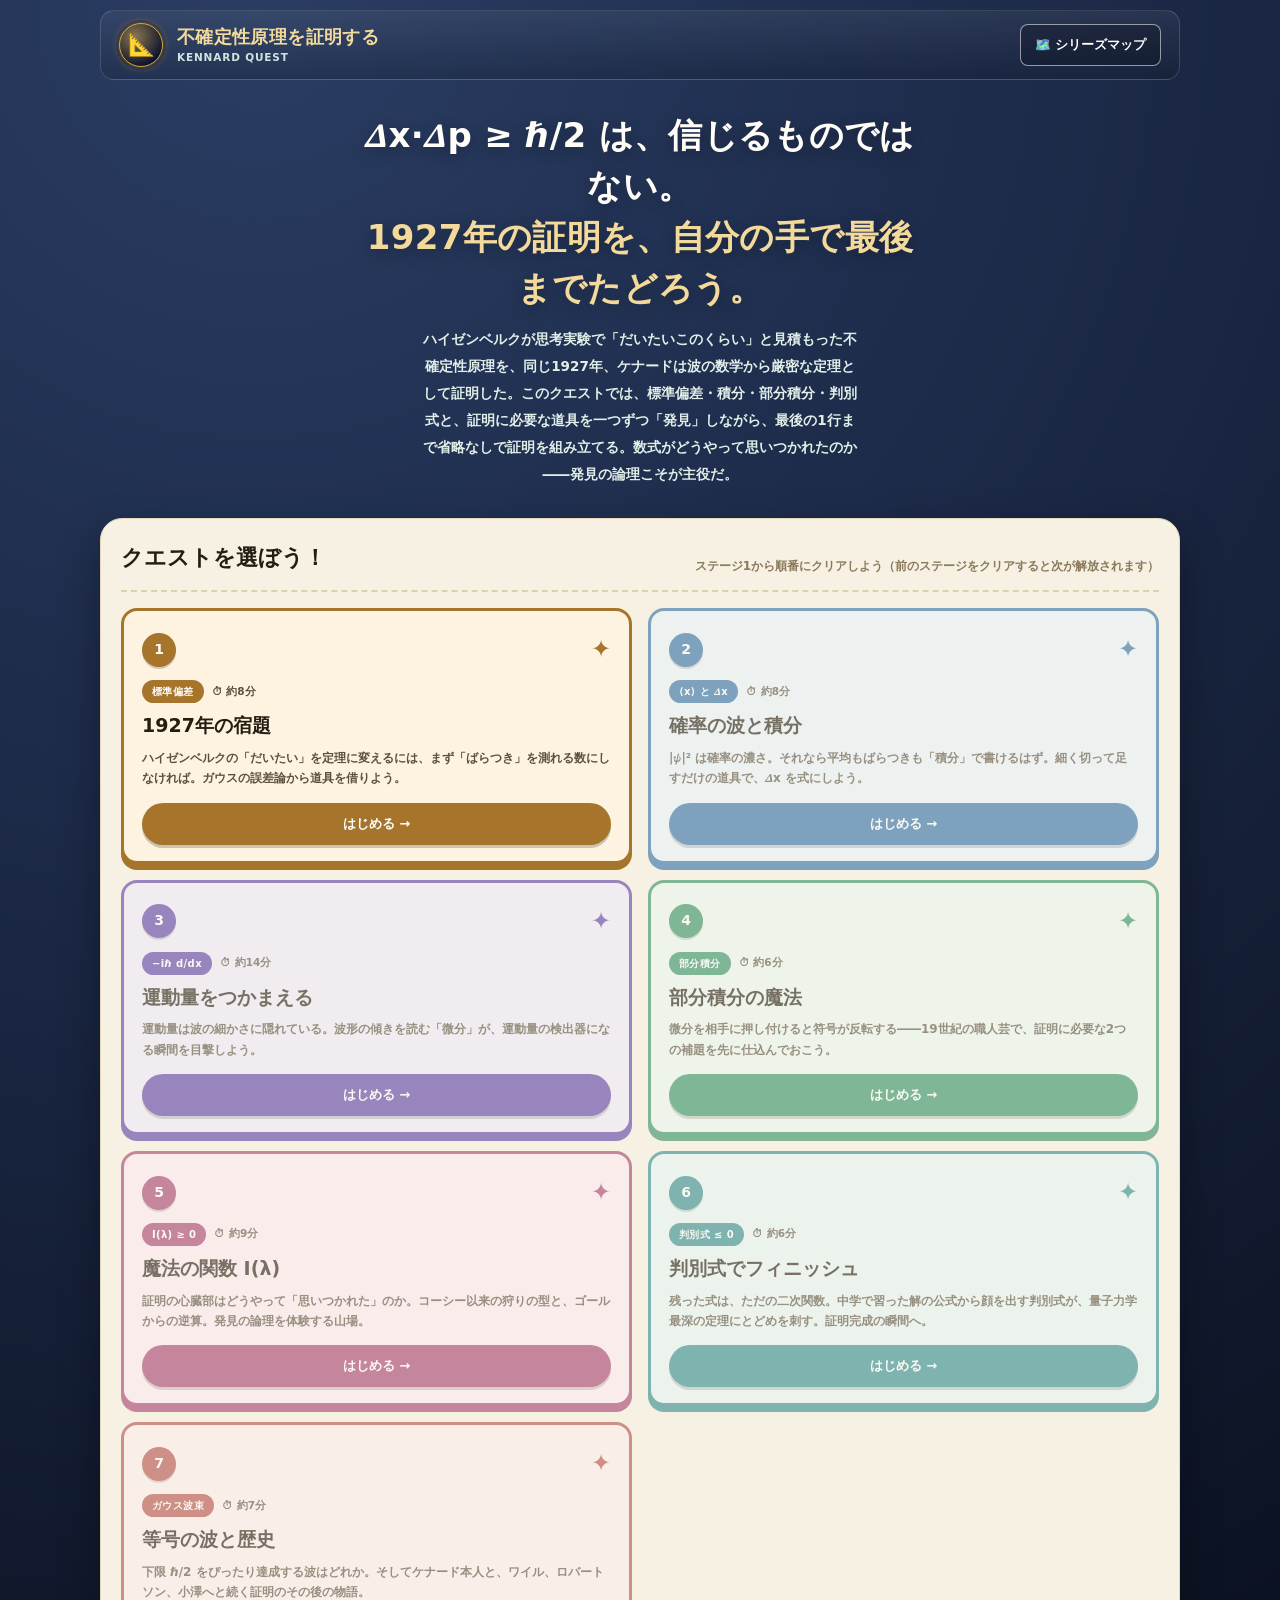
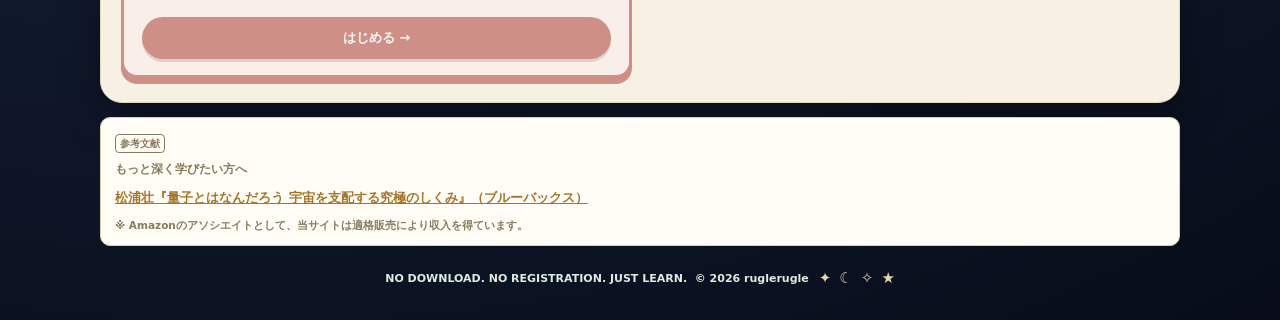
<file: index.html>
<!DOCTYPE html>
<html lang="ja">
<head>
<meta charset="UTF-8">
<meta name="viewport" content="width=device-width, initial-scale=1.0">
<meta name="theme-color" content="#1c2947">
<!-- Google tag (gtag.js) -->
<script async src="https://www.googletagmanager.com/gtag/js?id=G-9RTQCP2HXM"></script>
<script>
  window.dataLayer = window.dataLayer || [];
  function gtag(){dataLayer.push(arguments);}
  gtag('js', new Date());
  gtag('config', 'G-9RTQCP2HXM');
</script>
<title>不確定性原理を証明する ― ケナードの不等式・全7ステージの無料学習ゲーム</title>
<meta name="description" content="1927年、ケナードは不確定性原理 Δx·Δp ≥ ℏ/2 を波の数学から厳密な定理として証明した。標準偏差・積分・部分積分・判別式――道具を一つずつ発見しながら、証明を最後まで自分の手でたどる全7ステージの無料学習サイト。ねこ博士とうさ美が案内します。">
<link rel="canonical" href="https://quantum-mechanics.habatakijuku.com/kennard-inequality/">
<meta property="og:type" content="website">
<meta property="og:site_name" content="不確定性原理を証明する">
<meta property="og:locale" content="ja_JP">
<meta property="og:title" content="不確定性原理を証明する ― ケナードの不等式・全7ステージの無料学習ゲーム">
<meta property="og:description" content="Δx·Δp ≥ ℏ/2 はどうやって発見され、どうやって証明されたのか。微分積分と判別式だけで、1927年の証明を最後まで自分の手でたどる。">
<meta property="og:url" content="https://quantum-mechanics.habatakijuku.com/kennard-inequality/">
<meta property="og:image" content="https://quantum-mechanics.habatakijuku.com/kennard-inequality/images/ogp.png">
<meta property="og:image:width" content="1200">
<meta property="og:image:height" content="630">
<meta name="twitter:card" content="summary_large_image">
<link rel="icon" type="image/png" href="images/favicon.png">
<link rel="stylesheet" href="design-system.css">
<script type="application/ld+json">
{
  "@context": "https://schema.org",
  "@type": "LearningResource",
  "name": "不確定性原理を証明する ― ケナードの不等式",
  "alternateName": "KENNARD QUEST",
  "description": "1927年にケナードが与えた不確定性原理 Δx·Δp ≥ ℏ/2 の厳密な証明を、公式の発見物語とともに全7ステージでたどる無料学習サイト。",
  "url": "https://quantum-mechanics.habatakijuku.com/kennard-inequality/",
  "inLanguage": "ja",
  "learningResourceType": "learning activity",
  "educationalLevel": "中学生以上",
  "teaches": "不確定性原理の証明（標準偏差・確率密度と期待値・運動量演算子・部分積分・コーシーの不等式の手法・二次関数の判別式・ガウス波束）",
  "isAccessibleForFree": true,
  "author": { "@type": "Person", "name": "ruglerugle" }
}
</script>
</head>
<body>
<div class="shell">
  <nav class="topbar" aria-label="サイト情報">
    <span class="brand-badge" aria-hidden="true">📐</span>
    <span class="brand-copy">
      <strong>不確定性原理を証明する</strong>
      <small>KENNARD QUEST</small>
    </span>
    <a class="head-reset" style="margin-left:auto" href="https://quantum-mechanics.habatakijuku.com/" title="量子力学、冒険の書（シリーズマップ）へ">🗺️ シリーズマップ</a>
  </nav>

  <header class="hero">
    <div class="hero-copy">
      <h1><span class="line">Δx·Δp ≥ ℏ/2 は、信じるものではない。</span><span class="line accent">1927年の証明を、自分の手で最後までたどろう。</span></h1>
      <p>ハイゼンベルクが思考実験で「だいたいこのくらい」と見積もった不確定性原理を、同じ1927年、ケナードは波の数学から<span class="nw">厳密な定理</span>として証明した。このクエストでは、標準偏差・積分・部分積分・判別式と、証明に必要な道具を一つずつ「発見」しながら、最後の1行まで省略なしで証明を組み立てる。数式がどうやって思いつかれたのか――発見の論理こそが主役だ。</p>
    </div>
  </header>

  <main>
    <section class="board" aria-labelledby="quest-heading">
      <div class="board-head">
        <div><h2 id="quest-heading">クエストを選ぼう！</h2></div>
        <p>ステージ1から順番にクリアしよう（前のステージをクリアすると次が解放されます）</p>
      </div>

      <div class="quest-grid">
        <a class="quest-card" href="stage1.html" data-stage="1" style="--accent:#a6742a;--accent-bg:#fdf3e0">
          <div class="q-top"><span class="q-num">1</span><span class="q-suit" aria-hidden="true">✦</span></div>
          <div class="q-meta"><span class="q-tag">標準偏差</span><span class="q-time">⏱ 約8分</span></div>
          <div class="q-title">1927年の宿題</div>
          <p class="q-desc">ハイゼンベルクの「だいたい」を定理に変えるには、まず「ばらつき」を測れる数にしなければ。ガウスの誤差論から道具を借りよう。</p>
          <span class="q-cta">はじめる →</span>
        </a>

        <a class="quest-card" href="stage2.html" data-stage="2" style="--accent:#2f6fa6;--accent-bg:#e8f1fa">
          <div class="q-top"><span class="q-num">2</span><span class="q-suit" aria-hidden="true">✦</span></div>
          <div class="q-meta"><span class="q-tag">⟨x⟩ と Δx</span><span class="q-time">⏱ 約8分</span></div>
          <div class="q-title">確率の波と積分</div>
          <p class="q-desc">|ψ|² は確率の濃さ。それなら平均もばらつきも「積分」で書けるはず。細く切って足すだけの道具で、Δx を式にしよう。</p>
          <span class="q-cta">はじめる →</span>
        </a>

        <a class="quest-card" href="stage3.html" data-stage="3" style="--accent:#5b3fa6;--accent-bg:#efe9f9">
          <div class="q-top"><span class="q-num">3</span><span class="q-suit" aria-hidden="true">✦</span></div>
          <div class="q-meta"><span class="q-tag">−iℏ d/dx</span><span class="q-time">⏱ 約14分</span></div>
          <div class="q-title">運動量をつかまえる</div>
          <p class="q-desc">運動量は波の細かさに隠れている。波形の傾きを読む「微分」が、運動量の検出器になる瞬間を目撃しよう。</p>
          <span class="q-cta">はじめる →</span>
        </a>

        <a class="quest-card" href="stage4.html" data-stage="4" style="--accent:#2f8f65;--accent-bg:#eaf7ef">
          <div class="q-top"><span class="q-num">4</span><span class="q-suit" aria-hidden="true">✦</span></div>
          <div class="q-meta"><span class="q-tag">部分積分</span><span class="q-time">⏱ 約6分</span></div>
          <div class="q-title">部分積分の魔法</div>
          <p class="q-desc">微分を相手に押し付けると符号が反転する――19世紀の職人芸で、証明に必要な2つの補題を先に仕込んでおこう。</p>
          <span class="q-cta">はじめる →</span>
        </a>

        <a class="quest-card" href="stage5.html" data-stage="5" style="--accent:#a63f6f;--accent-bg:#fbe9f1">
          <div class="q-top"><span class="q-num">5</span><span class="q-suit" aria-hidden="true">✦</span></div>
          <div class="q-meta"><span class="q-tag">I(<span class="lam">λ</span>) ≥ 0</span><span class="q-time">⏱ 約9分</span></div>
          <div class="q-title">魔法の関数 I(<span class="lam">λ</span>)</div>
          <p class="q-desc">証明の心臓部はどうやって「思いつかれた」のか。コーシー以来の狩りの型と、ゴールからの逆算。発見の論理を体験する山場。</p>
          <span class="q-cta">はじめる →</span>
        </a>

        <a class="quest-card" href="stage6.html" data-stage="6" style="--accent:#2f8a8f;--accent-bg:#e6f5f5">
          <div class="q-top"><span class="q-num">6</span><span class="q-suit" aria-hidden="true">✦</span></div>
          <div class="q-meta"><span class="q-tag">判別式 ≤ 0</span><span class="q-time">⏱ 約6分</span></div>
          <div class="q-title">判別式でフィニッシュ</div>
          <p class="q-desc">残った式は、ただの二次関数。中学で習った解の公式から顔を出す判別式が、量子力学最深の定理にとどめを刺す。証明完成の瞬間へ。</p>
          <span class="q-cta">はじめる →</span>
        </a>

        <a class="quest-card" href="stage7.html" data-stage="7" style="--accent:#b5504a;--accent-bg:#fdefed">
          <div class="q-top"><span class="q-num">7</span><span class="q-suit" aria-hidden="true">✦</span></div>
          <div class="q-meta"><span class="q-tag">ガウス波束</span><span class="q-time">⏱ 約7分</span></div>
          <div class="q-title">等号の波と歴史</div>
          <p class="q-desc">下限 ℏ/2 をぴったり達成する波はどれか。そしてケナード本人と、ワイル、ロバートソン、小澤へと続く証明のその後の物語。</p>
          <span class="q-cta">はじめる →</span>
        </a>

      </div>
    </section>

    <div id="book-recommend"></div>
  </main>

  <footer>
    <p>NO DOWNLOAD. NO REGISTRATION. JUST LEARN. &nbsp;© <span id="year"></span> ruglerugle</p>
    <div class="footer-suits" aria-hidden="true"><span>✦</span><span>☾</span><span>✧</span><span>★</span></div>
  </footer>
</div>

<script>
  document.getElementById("year").textContent = new Date().getFullYear();
</script>
<script src="js/progress.js"></script>
<script>KQ.initCoverPage();</script>
<script src="https://my.habatakijuku.com/sync.js" defer></script>
</body>
</html>
</file>
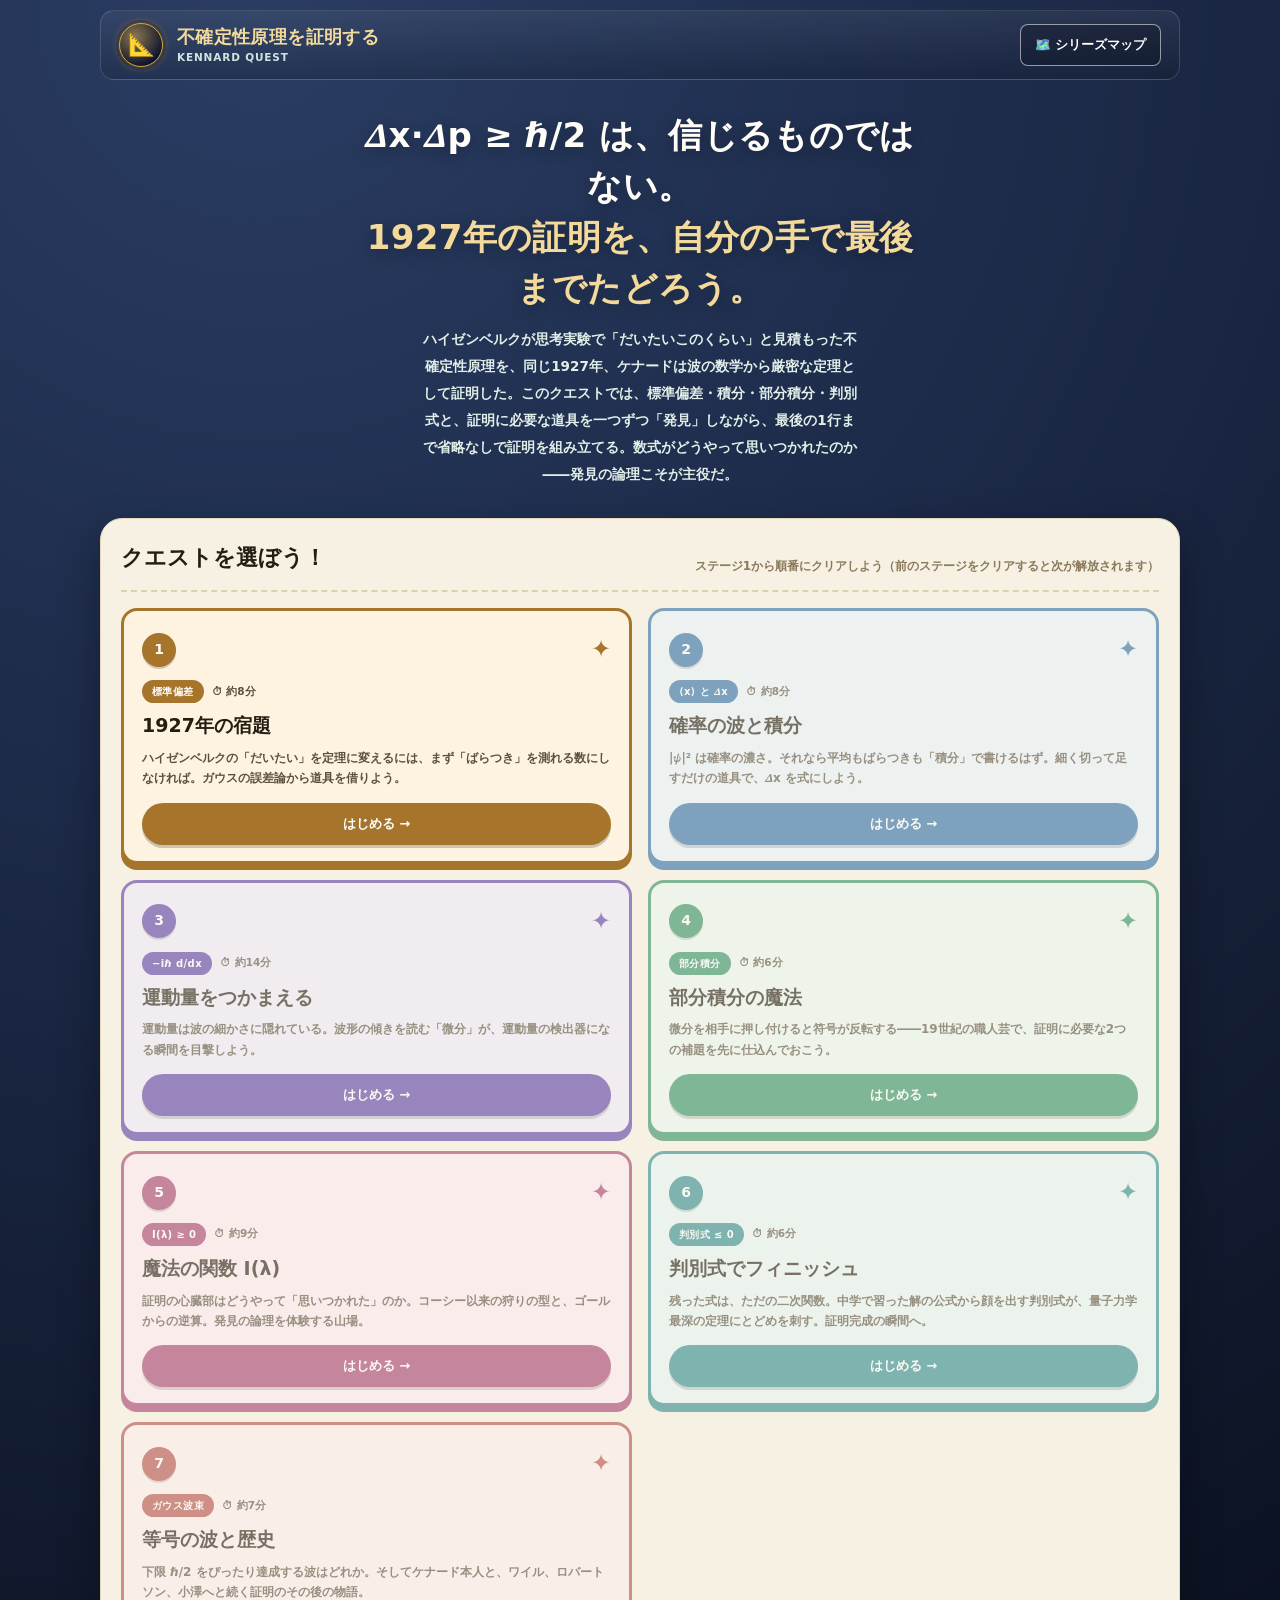
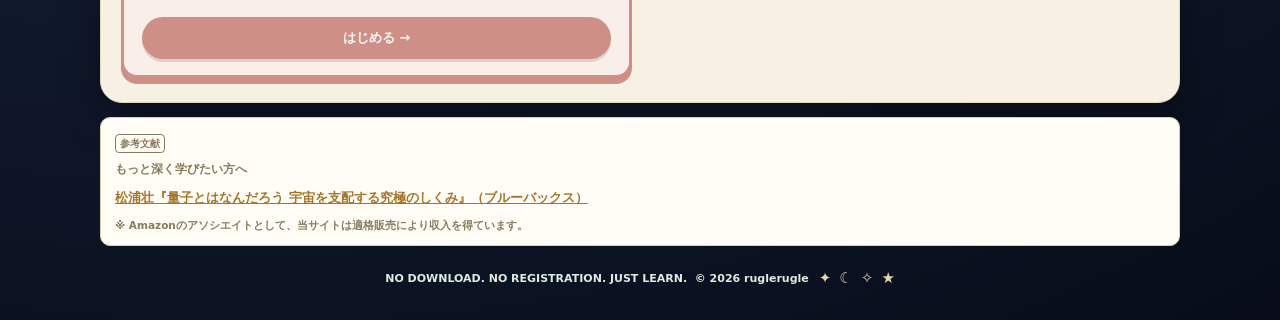
<file: complete.html>
<!DOCTYPE html>
<html lang="ja">
<head>
<meta charset="UTF-8">
<meta name="viewport" content="width=device-width, initial-scale=1.0">
<meta name="theme-color" content="#1c2947">
<!-- Google tag (gtag.js) -->
<script async src="https://www.googletagmanager.com/gtag/js?id=G-9RTQCP2HXM"></script>
<script>
  window.dataLayer = window.dataLayer || [];
  function gtag(){dataLayer.push(arguments);}
  gtag('js', new Date());
  gtag('config', 'G-9RTQCP2HXM');
</script>
<title>全ステージクリア ― 不確定性原理を証明する</title>
<meta name="description" content="不確定性原理を証明する、全7ステージクリアおめでとう。ここまでの証明の旅を振り返ろう。">
<meta name="robots" content="noindex">
<link rel="canonical" href="https://quantum-mechanics.habatakijuku.com/kennard-inequality/complete">
<meta property="og:type" content="website">
<meta property="og:site_name" content="不確定性原理を証明する">
<meta property="og:locale" content="ja_JP">
<meta property="og:title" content="全ステージクリア ― 不確定性原理を証明する">
<meta property="og:description" content="全7ステージクリアおめでとう。証明の旅を振り返ろう。">
<meta property="og:url" content="https://quantum-mechanics.habatakijuku.com/kennard-inequality/complete">
<meta property="og:image" content="https://quantum-mechanics.habatakijuku.com/kennard-inequality/images/ogp.png">
<meta property="og:image:width" content="1200">
<meta property="og:image:height" content="630">
<meta name="twitter:card" content="summary_large_image">
<link rel="icon" type="image/png" href="images/favicon.png">
<link rel="stylesheet" href="design-system.css">
</head>
<body>
<div class="shell">
  <nav class="topbar" aria-label="サイト情報">
    <span class="brand-badge" aria-hidden="true">📐</span>
    <span class="brand-copy">
      <strong>不確定性原理を証明する</strong>
      <small>KENNARD QUEST</small>
    </span>
    <a class="head-reset" style="margin-left:auto" href="https://quantum-mechanics.habatakijuku.com/" title="量子力学、冒険の書（シリーズマップ）へ">🗺️ シリーズマップ</a>
  </nav>

  <header class="hero">
    <div class="hero-copy">
      <h1><span class="line">証明完了。Δx·Δp ≥ ℏ/2 ∎</span></h1>
      <p>「ばらつきって、正確には何？」という素朴な問いから出発して、標準偏差、積分、微分、部分積分、そして判別式。1927年にケナードが世界に示した定理を、きみは最初の定義から最後の1行まで、自分の手でたどり切った。ここまでの旅を振り返ってみよう。</p>
    </div>
  </header>

  <main>
    <section class="board" aria-labelledby="recap-heading">
      <div class="board-head">
        <div><h2 id="recap-heading">ここまでの旅を振り返ろう</h2></div>
      </div>

      <div class="recap-list">
        <div class="recap-item">
          <span class="recap-num">1</span>
          <div class="recap-body"><span class="recap-title">1927年の宿題。</span> <span class="recap-desc">曖昧だった「ばらつき」を、ガウスの誤差論から借りた標準偏差で定義し直し、証明すべき定理を一つの式にした。</span></div>
        </div>
        <div class="recap-item">
          <span class="recap-num">2</span>
          <div class="recap-body"><span class="recap-title">確率の波と積分。</span> <span class="recap-desc">積分は「細かく切って足すだけ」。|ψ|² から ⟨x⟩ と (Δx)²＝∫x²|ψ|²dx を組み立てた。</span></div>
        </div>
        <div class="recap-item">
          <span class="recap-num">3</span>
          <div class="recap-body"><span class="recap-title">運動量をつかまえる。</span> <span class="recap-desc">波の細かさ＝運動量。傾きを読む微分が検出器になり、−iℏ d/dx が運動量を取り出した。</span></div>
        </div>
        <div class="recap-item">
          <span class="recap-num">4</span>
          <div class="recap-body"><span class="recap-title">部分積分の魔法。</span> <span class="recap-desc">「押し付けると符号反転」。規格化が −1 に化ける補題1と、Δp＝傾きの総量という補題2を仕込んだ。</span></div>
        </div>
        <div class="recap-item">
          <span class="recap-num">5</span>
          <div class="recap-body"><span class="recap-title">魔法の関数 I(<span class="lam">λ</span>)。</span> <span class="recap-desc">「2乗和は0以上」の狩りの型とゴールからの逆算で、証明の心臓を自分で発見した。波の形は式から消えた。</span></div>
        </div>
        <div class="recap-item">
          <span class="recap-num">6</span>
          <div class="recap-body"><span class="recap-title">判別式でフィニッシュ。</span> <span class="recap-desc">中学数学の判別式が D ≤ 0 を突きつけ、Δx·Δp ≥ ℏ/2 が完成。位置が完全確定した状態は存在しないことまで判明した。</span></div>
        </div>
        <div class="recap-item">
          <span class="recap-num">7</span>
          <div class="recap-body"><span class="recap-title">等号の波と歴史。</span> <span class="recap-desc">下限を達成するのはガウス波束だけ。ケナード、ワイルとパウリ、ロバートソン、そして76年後の小澤へ――証明は今も生きている。</span></div>
        </div>
      </div>

      <div class="dialogue-scene">
        <div class="dialog-row right">
          <div class="dialog-character">
            <div class="dialog-avatar student"><img src="images/rabbit.webp" width="300" height="386" alt=""></div>
            <div class="dialog-name student">うさ美</div>
          </div>
          <div class="dialog-bubble">一番心に残ったのは、証明の道具がぜんぶ「借り物」だったことです。星のための標準偏差、面積のための積分、19世紀の部分積分、学校で習う判別式……。新発明はひとつもないのに、組み合わせたら宇宙の限界が証明できてしまった。発見って、ゼロから作ることじゃないんですね。</div>
        </div>
        <div class="dialog-row">
          <div class="dialog-character">
            <div class="dialog-avatar mentor"><img src="images/cat.webp" width="300" height="386" alt=""></div>
            <div class="dialog-name mentor">ねこ博士</div>
          </div>
          <div class="dialog-bubble">それこそが、このクエストで一番伝えたかったことだよ。天才のひらめきに見えるものの正体は、良い道具を選んで、良い順番で並べること。きみは今日、その並べ方を自分の手で再現した。次に教科書で、いきなり結論だけが書かれた式に出会ったら、思い出してほしい――その式にも必ず、発見の物語があるんだ。お疲れさま！</div>
        </div>
      </div>

      <div class="board-head">
        <div><h2 id="next-heading">次の旅へ</h2></div>
        <p>証明で鍛えた x・k・積分・微分は、次の旅でそのまま武器になる。不確定性の次は、ψ を支配する方程式そのもの。1926年の<strong>シュレディンガー方程式</strong>を自分の手で組み立て、箱の中の電子まで解いてしまおう。</p>
      </div>
      <div class="complete-actions">
        <a class="btn btn-primary" href="https://quantum-mechanics.habatakijuku.com/schrodinger-equation/" target="_blank" rel="noopener">シュレディンガー方程式の導出 →</a>
        <a class="btn" href="https://quantum-mechanics.habatakijuku.com/" target="_blank" rel="noopener">🗺 シリーズマップを見る</a>
      </div>

      <div class="complete-actions">
        <a class="btn btn-primary" id="btn-share" href="#" target="_blank" rel="noopener">𝕏 クリアをシェアする</a>
        <a class="btn" href="index.html">トップに戻る →</a>
        <button class="btn" id="btn-reset-all">🔄 進捗をリセットして最初から</button>
      </div>
    </section>

    <div id="book-recommend"></div>
  </main>

  <footer>
    <p>NO DOWNLOAD. NO REGISTRATION. JUST LEARN. &nbsp;© <span id="year"></span> ruglerugle</p>
    <div class="footer-suits" aria-hidden="true"><span>✦</span><span>☾</span><span>✧</span><span>★</span></div>
  </footer>
</div>

<script>
  document.getElementById("year").textContent = new Date().getFullYear();
  document.getElementById("btn-share").href =
    "https://twitter.com/intent/tweet?text=" +
    encodeURIComponent("不確定性原理 Δx·Δp ≥ ℏ/2 の証明を、最初の定義から最後の1行まで自分の手でたどりました！📐") +
    "&url=" + encodeURIComponent("https://quantum-mechanics.habatakijuku.com/kennard-inequality/");
</script>
<script src="js/progress.js"></script>
<script>KQ.initCompletePage();</script>
<script src="https://my.habatakijuku.com/sync.js" defer></script>
</body>
</html>
</file>
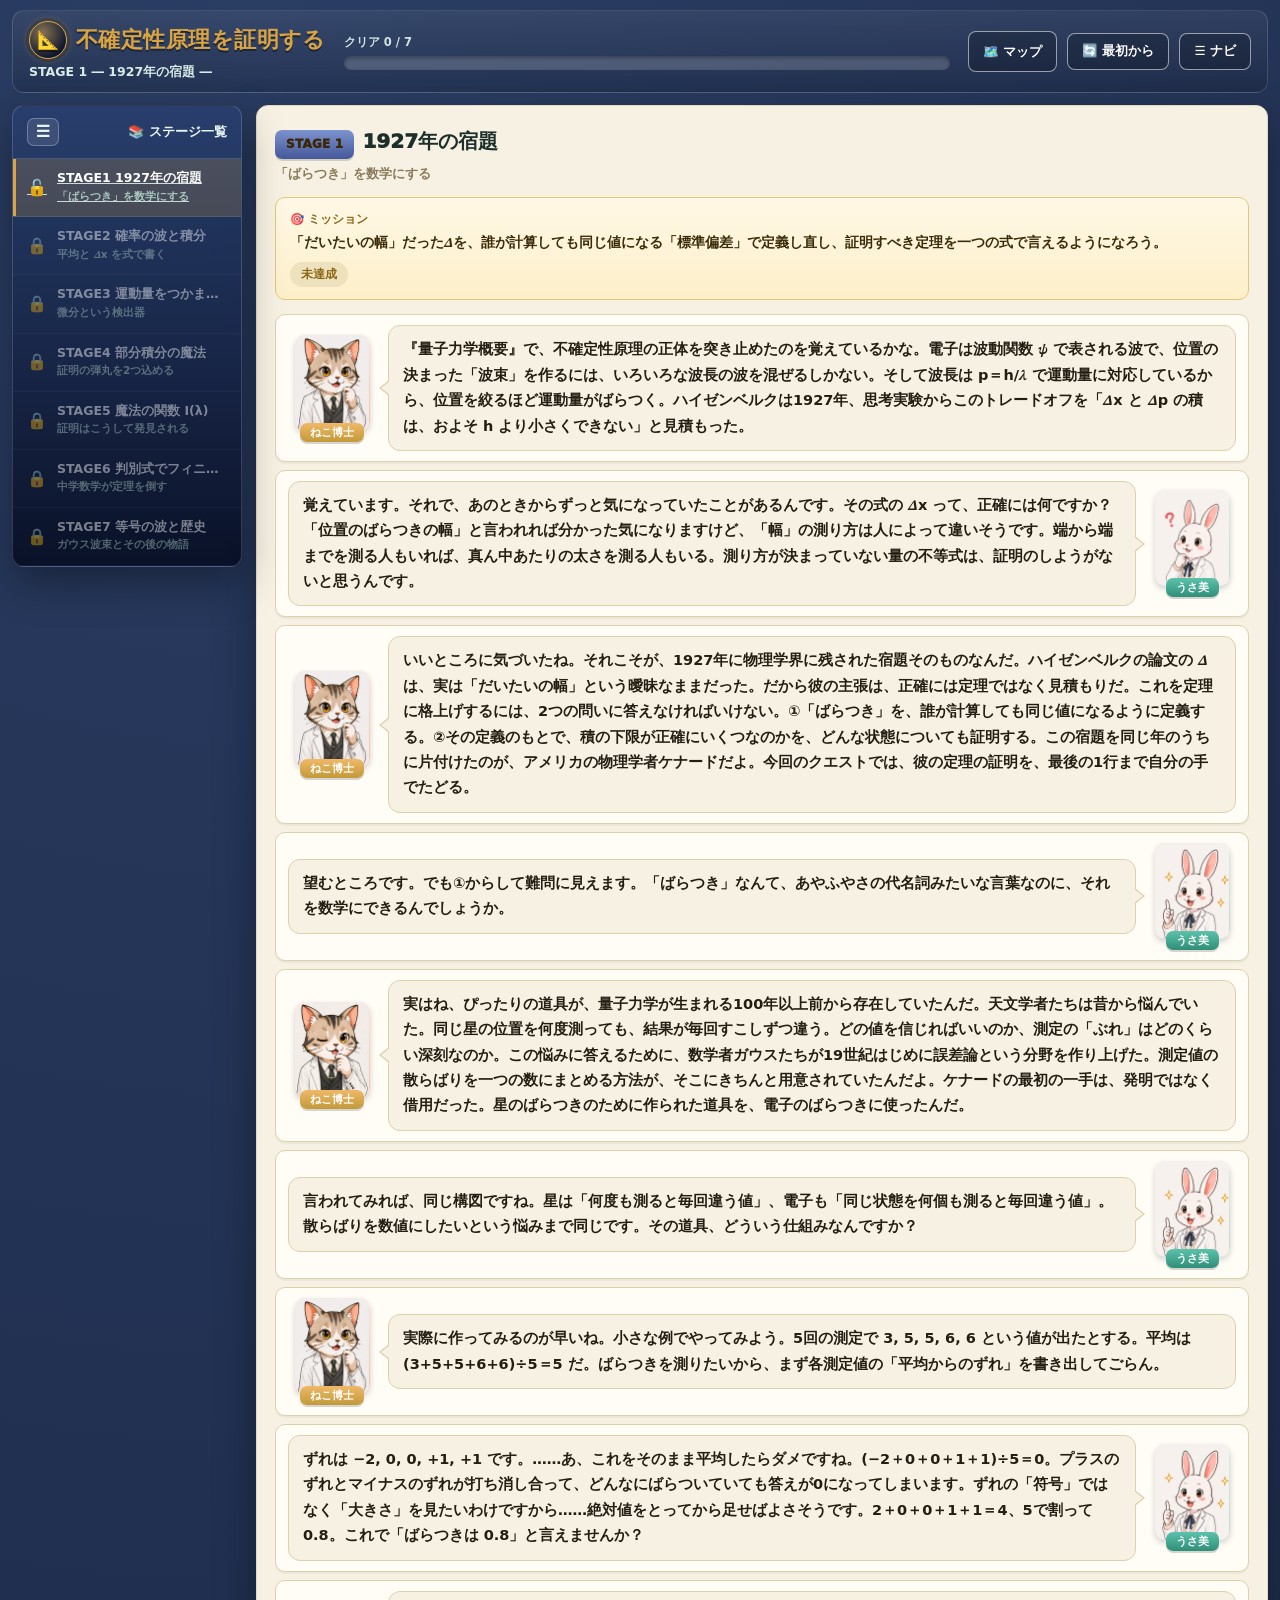
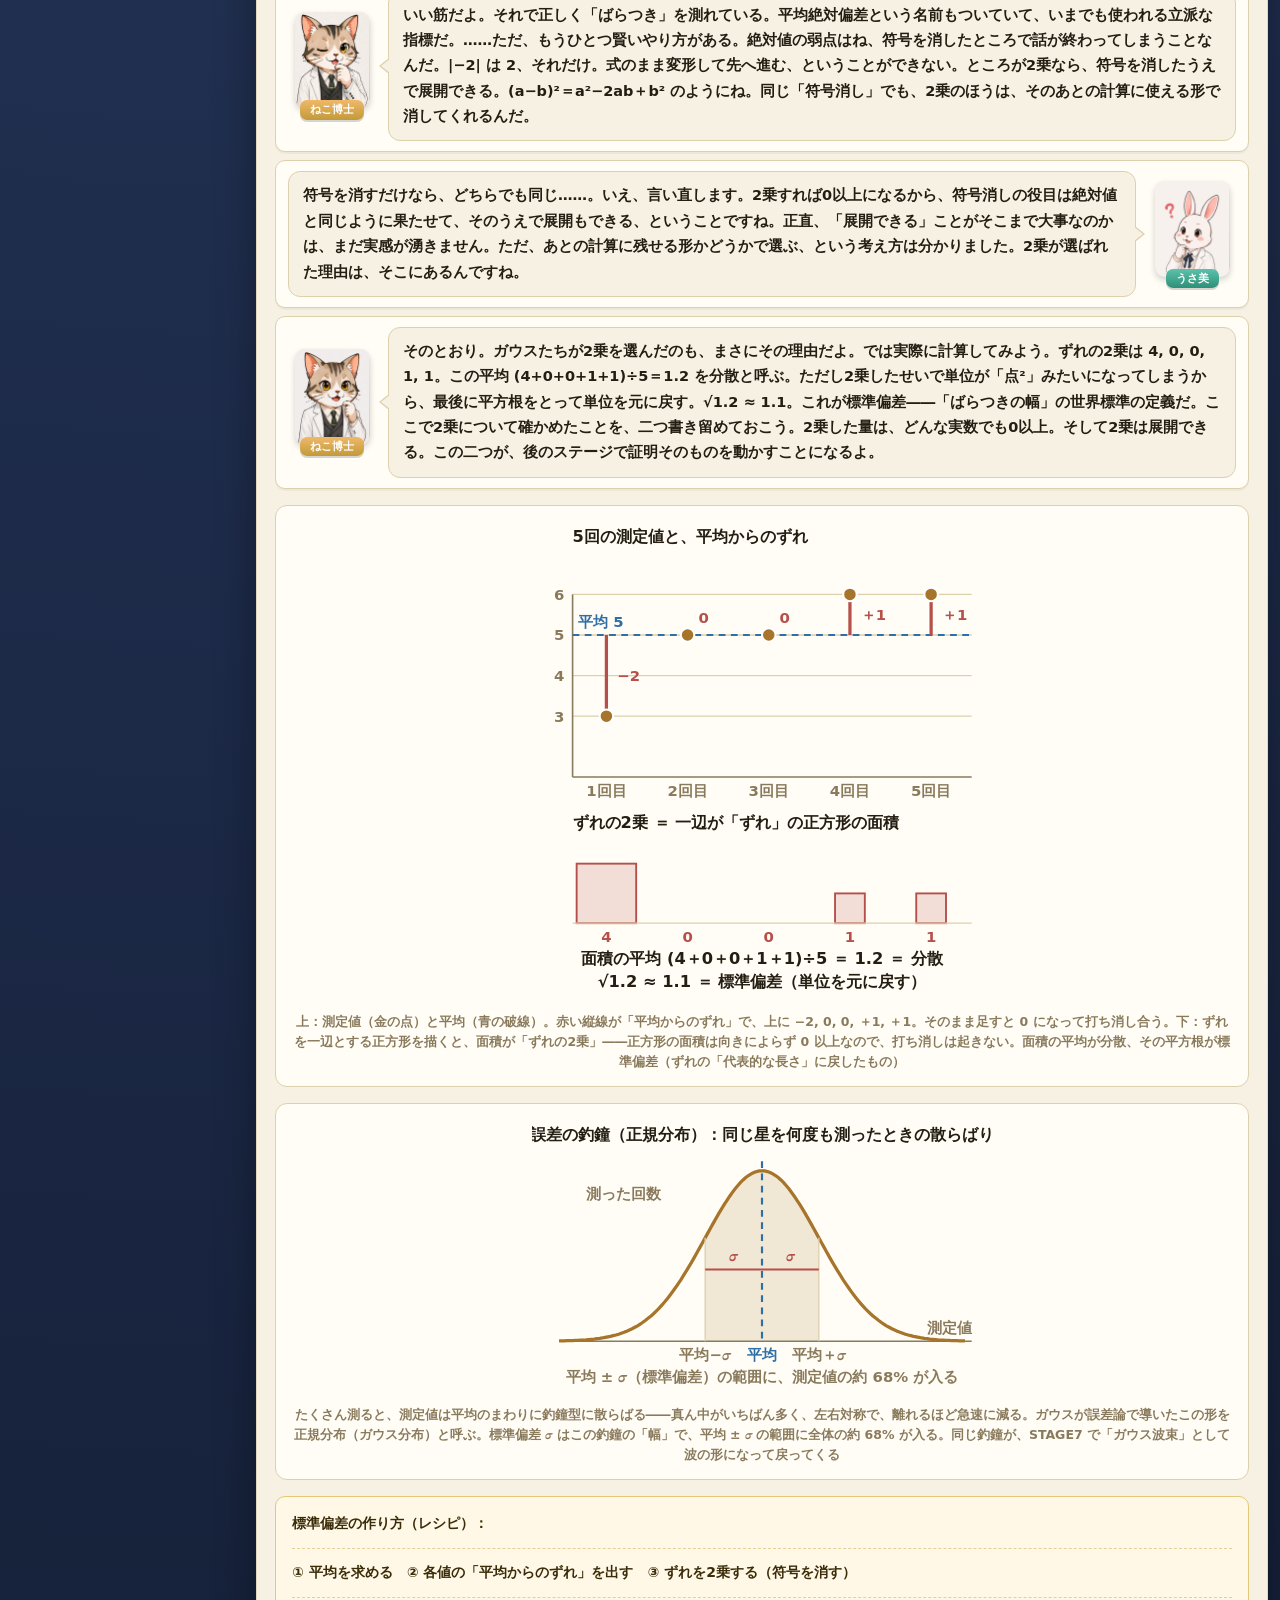
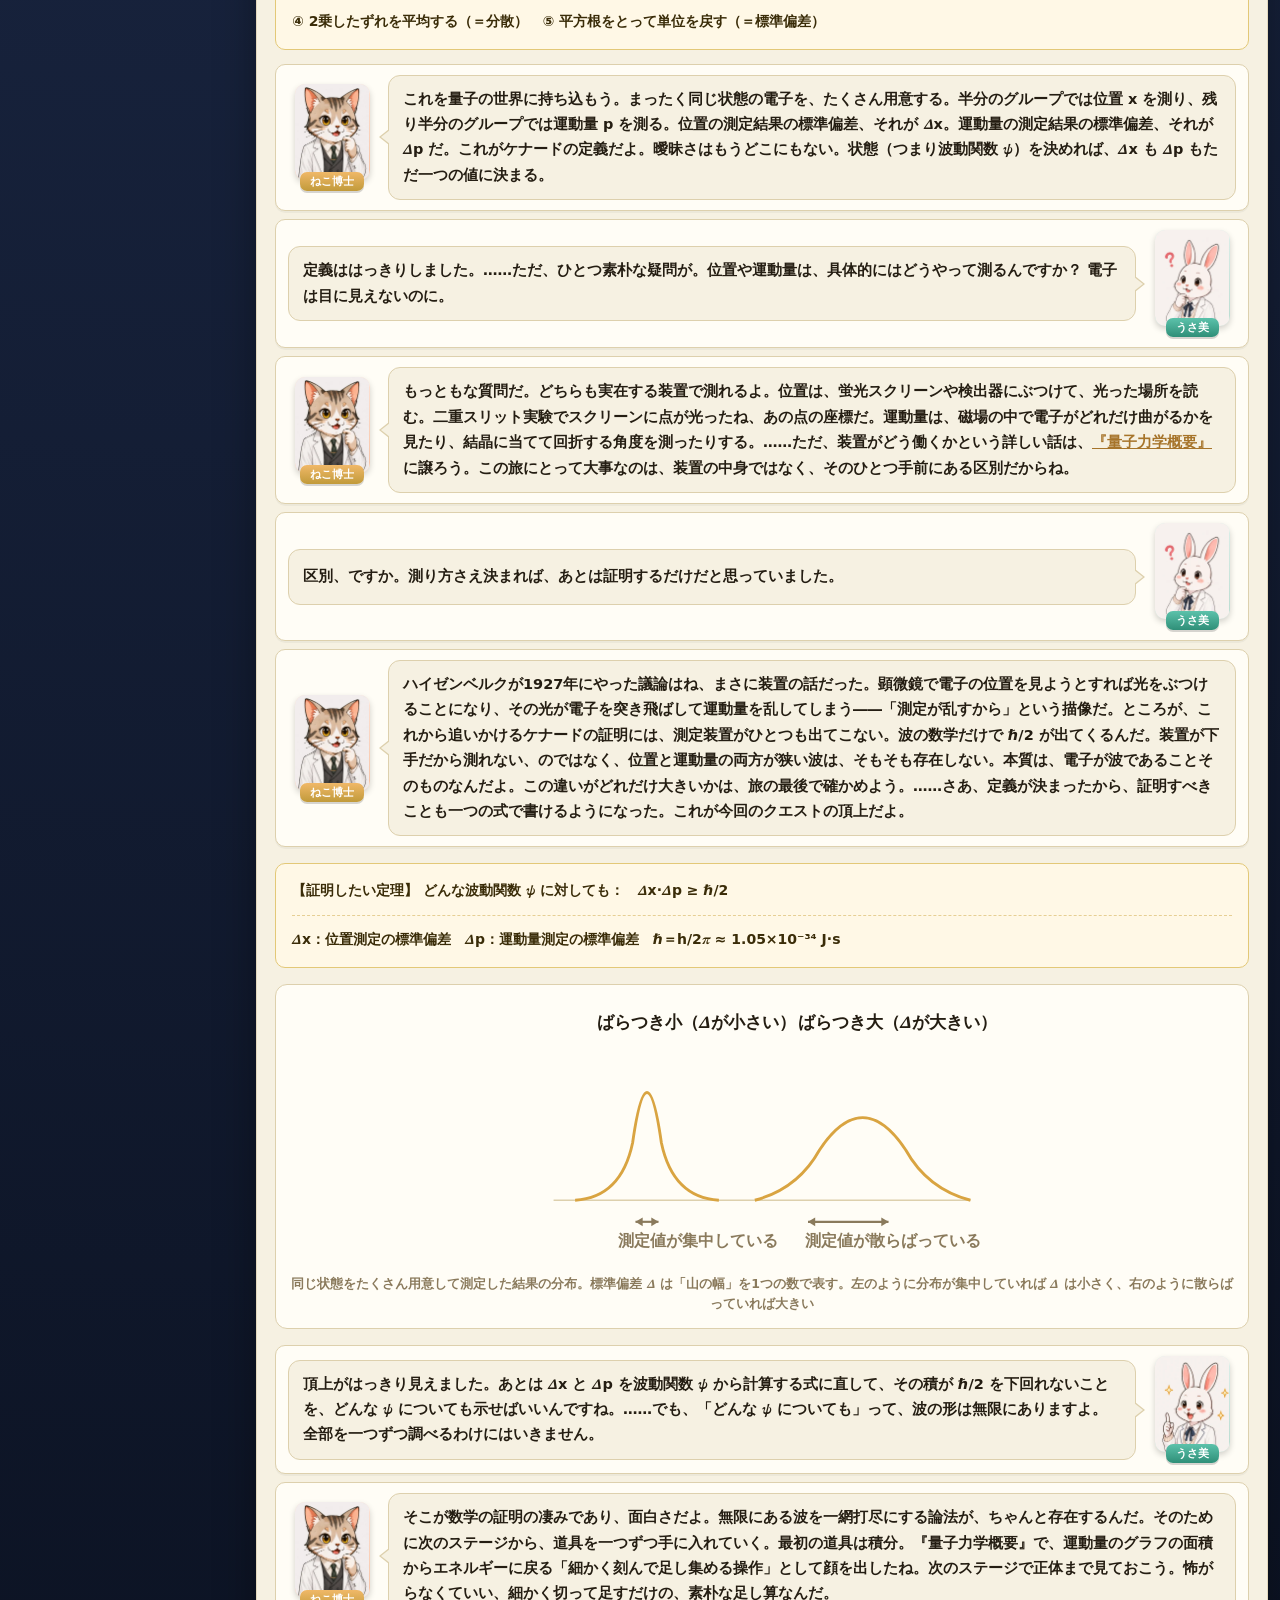
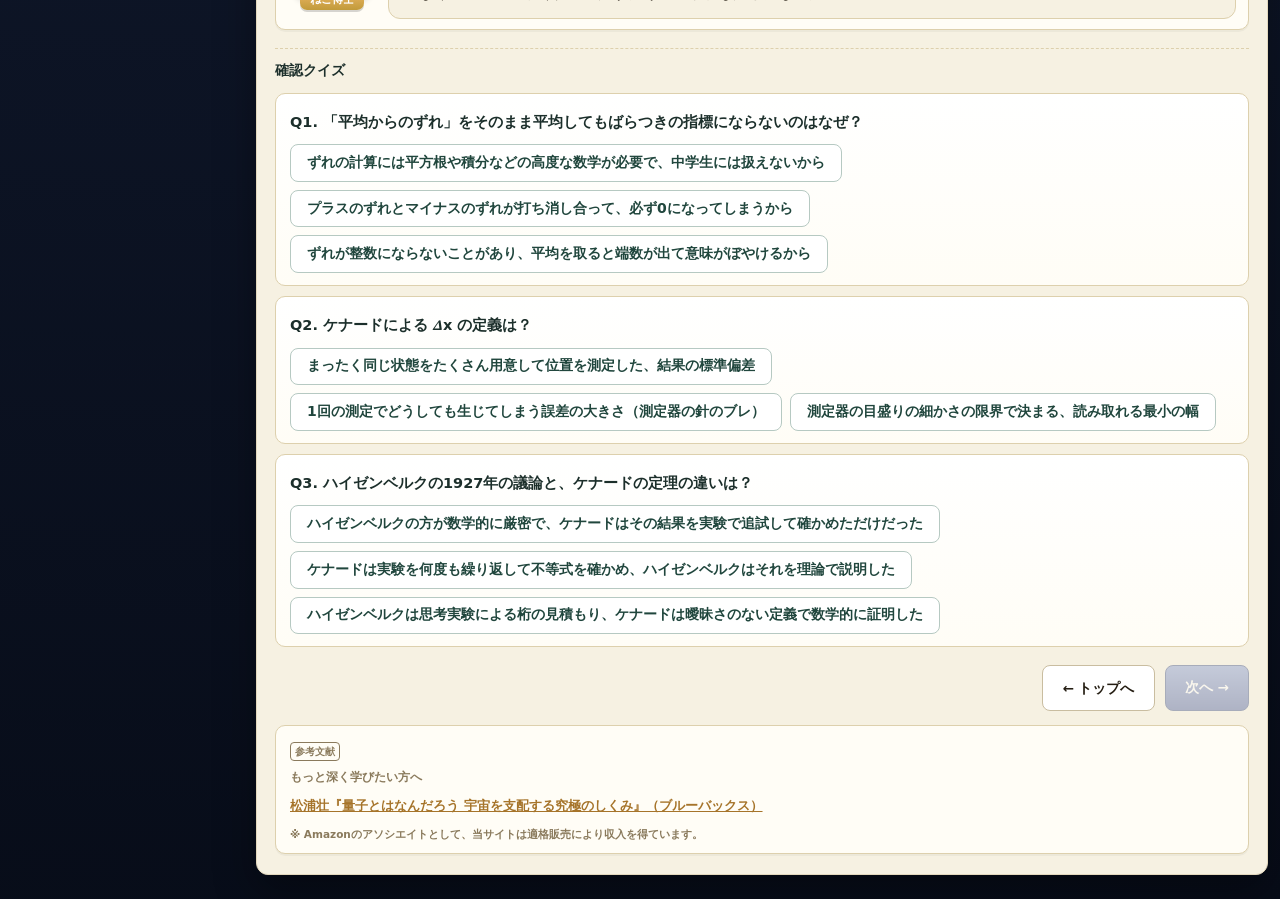
<file: stage1.html>
<!DOCTYPE html>
<html lang="ja">
<head>
<meta charset="UTF-8">
<meta name="viewport" content="width=device-width, initial-scale=1.0">
<meta name="theme-color" content="#1c2947">
<!-- Google tag (gtag.js) -->
<script async src="https://www.googletagmanager.com/gtag/js?id=G-9RTQCP2HXM"></script>
<script>
  window.dataLayer = window.dataLayer || [];
  function gtag(){dataLayer.push(arguments);}
  gtag('js', new Date());
  gtag('config', 'G-9RTQCP2HXM');
</script>
<title>STAGE1 1927年の宿題 ― 不確定性原理を証明する</title>
<meta name="description" content="ハイゼンベルクの「だいたい h くらい」を定理に変えるには、まず「ばらつき」を誰が計算しても同じ値になる数にする必要がある。ガウスの誤差論から標準偏差を借りてくる、証明の第一歩。">
<link rel="canonical" href="https://quantum-mechanics.habatakijuku.com/kennard-inequality/stage1">
<meta property="og:type" content="article">
<meta property="og:site_name" content="不確定性原理を証明する">
<meta property="og:locale" content="ja_JP">
<meta property="og:title" content="STAGE1 1927年の宿題 ― 不確定性原理を証明する">
<meta property="og:description" content="「ばらつき」を測れる数にする。ガウスの誤差論から標準偏差を借りてくる、証明の第一歩。">
<meta property="og:url" content="https://quantum-mechanics.habatakijuku.com/kennard-inequality/stage1">
<meta property="og:image" content="https://quantum-mechanics.habatakijuku.com/kennard-inequality/images/ogp.png">
<meta property="og:image:width" content="1200">
<meta property="og:image:height" content="630">
<meta name="twitter:card" content="summary_large_image">
<link rel="icon" type="image/png" href="images/favicon.png">
<link rel="stylesheet" href="design-system.css">
<style>
  .kq-svg .wave{fill:none;stroke:var(--gold);stroke-width:2}
  .kq-svg .base{stroke:var(--line);stroke-width:1}
  .kq-svg .arrow{stroke:var(--muted);stroke-width:1.5}
  .kq-svg .arrowhead{fill:var(--muted)}
  .kq-svg .label{fill:var(--muted);font-size:11px;font-weight:700}
  .kq-svg .strong{fill:var(--ink);font-size:12px;font-weight:900}
  .kq-svg .axis{stroke:var(--muted);stroke-width:1.2}
  .kq-svg .mean{stroke:#2f6fa6;stroke-width:1.6;stroke-dasharray:5 4}
  .kq-svg .dev{stroke:#b5504a;stroke-width:2.4}
  .kq-svg .pt{fill:var(--gold-dark);stroke:#fff;stroke-width:1.5}
  .kq-svg .sq{fill:rgba(181,80,74,.18);stroke:#b5504a;stroke-width:1.4}
  .kq-svg .red{fill:#b5504a;font-size:11px;font-weight:900}
  .kq-svg .blue{fill:#2f6fa6;font-size:11px;font-weight:900}
  .kq-svg .bell{fill:none;stroke:var(--gold-dark);stroke-width:2.4}
  .kq-svg .shade{fill:rgba(166,116,42,.16)}
  .kq-svg .sig{stroke:#b5504a;stroke-width:1.6}
</style>
</head>
<body>
<div class="app-shell side-collapsed" id="app-shell">
  <header class="game-header">
    <div class="brand">
      <div class="brand-title"><a class="head-reset home-badge" href="index.html" title="トップへ" aria-label="トップへ">📐</a> <span>不確定性原理を証明する</span></div>
      <div class="brand-sub">STAGE 1 ― 1927年の宿題 ―</div>
    </div>
    <div class="head-progress-wrap">
      <div class="head-progress-label" id="progress-label">クリア 0 / 7</div>
      <div class="head-progress" role="progressbar" aria-label="クリア済みステージ数" aria-valuemin="0" aria-valuemax="7" aria-valuenow="0"><div class="head-progress-fill" id="progress-fill" style="width:0%"></div></div>
    </div>
    <div class="header-actions">
      <a class="head-reset" href="https://quantum-mechanics.habatakijuku.com/" title="量子力学、冒険の書（シリーズマップ）へ">🗺️ マップ</a>
      <button class="head-reset" id="btn-reset-all">🔄 最初から</button>
      <button class="head-reset" id="head-nav-toggle" title="ステージ一覧の表示切替">☰ ナビ</button>
    </div>
  </header>

  <div class="game-layout">
    <div class="side-backdrop" id="side-backdrop"></div>
    <aside class="side-panel">
      <div class="side-head">
        <button class="side-toggle" id="sidebar-toggle" title="ステージ一覧の表示切替" aria-label="ステージ一覧の表示切替">☰</button>
        <span class="side-head-text">📚 ステージ一覧</span>
      </div>
      <div class="side-list" id="side-list"></div>
    </aside>

    <main class="main-area">
      <div class="chapter-head">
        <span class="chapter-badge">STAGE 1</span><h1 class="chapter-title">1927年の宿題</h1>
        <div class="chapter-sub">「ばらつき」を数学にする</div>
      </div>

      <div class="mission-box">
        <div class="mission-label">🎯 ミッション</div>
        <div class="mission-text">「だいたいの幅」だったΔを、誰が計算しても同じ値になる「標準偏差」で定義し直し、証明すべき定理を一つの式で言えるようになろう。</div>
        <span class="mission-status" id="mission-status">未達成</span>
      </div>

      <div class="dialogue-scene">
        <div class="dialog-row">
          <div class="dialog-character">
            <div class="dialog-avatar mentor"><img src="images/cat.webp" width="300" height="386" alt=""></div>
            <div class="dialog-name mentor">ねこ博士</div>
          </div>
          <div class="dialog-bubble">『量子力学概要』で、不確定性原理の正体を突き止めたのを覚えているかな。電子は波動関数 ψ で表される波で、位置の決まった「波束」を作るには、いろいろな波長の波を混ぜるしかない。そして波長は p＝h/λ で運動量に対応しているから、<strong>位置を絞るほど運動量がばらつく</strong>。ハイゼンベルクは1927年、思考実験からこのトレードオフを「Δx と Δp の積は、およそ h より小さくできない」と見積もった。</div>
        </div>
        <div class="dialog-row right">
          <div class="dialog-character">
            <div class="dialog-avatar student"><img src="images/rabbitThink.webp" width="300" height="386" alt=""></div>
            <div class="dialog-name student">うさ美</div>
          </div>
          <div class="dialog-bubble">覚えています。それで、あのときからずっと気になっていたことがあるんです。その式の <strong>Δx って、正確には何ですか？</strong> 「位置のばらつきの幅」と言われれば分かった気になりますけど、「幅」の測り方は人によって違いそうです。端から端までを測る人もいれば、真ん中あたりの太さを測る人もいる。測り方が決まっていない量の不等式は、証明のしようがないと思うんです。</div>
        </div>
        <div class="dialog-row">
          <div class="dialog-character">
            <div class="dialog-avatar mentor"><img src="images/cat.webp" width="300" height="386" alt=""></div>
            <div class="dialog-name mentor">ねこ博士</div>
          </div>
          <div class="dialog-bubble">いいところに気づいたね。それこそが、1927年に物理学界に残された宿題そのものなんだ。ハイゼンベルクの論文の Δ は、実は「だいたいの幅」という曖昧なままだった。だから彼の主張は、正確には定理ではなく<strong>見積もり</strong>だ。これを定理に格上げするには、2つの問いに答えなければいけない。<strong>①「ばらつき」を、誰が計算しても同じ値になるように定義する。②その定義のもとで、積の下限が正確にいくつなのかを、どんな状態についても証明する。</strong>この宿題を同じ年のうちに片付けたのが、アメリカの物理学者ケナードだよ。今回のクエストでは、彼の定理の証明を、最後の1行まで自分の手でたどる。</div>
        </div>
        <div class="dialog-row right">
          <div class="dialog-character">
            <div class="dialog-avatar student"><img src="images/rabbit.webp" width="300" height="386" alt=""></div>
            <div class="dialog-name student">うさ美</div>
          </div>
          <div class="dialog-bubble">望むところです。でも①からして難問に見えます。「ばらつき」なんて、あやふやさの代名詞みたいな言葉なのに、それを数学にできるんでしょうか。</div>
        </div>
        <div class="dialog-row">
          <div class="dialog-character">
            <div class="dialog-avatar mentor"><img src="images/catThink.webp" width="300" height="386" alt=""></div>
            <div class="dialog-name mentor">ねこ博士</div>
          </div>
          <div class="dialog-bubble">実はね、ぴったりの道具が、量子力学が生まれる<strong>100年以上前から</strong>存在していたんだ。天文学者たちは昔から悩んでいた。同じ星の位置を何度測っても、結果が毎回すこしずつ違う。どの値を信じればいいのか、測定の「ぶれ」はどのくらい深刻なのか。この悩みに答えるために、数学者ガウスたちが19世紀はじめに<strong>誤差論</strong>という分野を作り上げた。測定値の散らばりを一つの数にまとめる方法が、そこにきちんと用意されていたんだよ。ケナードの最初の一手は、発明ではなく<strong>借用</strong>だった。星のばらつきのために作られた道具を、電子のばらつきに使ったんだ。</div>
        </div>
        <div class="dialog-row right">
          <div class="dialog-character">
            <div class="dialog-avatar student"><img src="images/rabbit.webp" width="300" height="386" alt=""></div>
            <div class="dialog-name student">うさ美</div>
          </div>
          <div class="dialog-bubble">言われてみれば、同じ構図ですね。星は「何度も測ると毎回違う値」、電子も「同じ状態を何個も測ると毎回違う値」。散らばりを数値にしたいという悩みまで同じです。その道具、どういう仕組みなんですか？</div>
        </div>
        <div class="dialog-row">
          <div class="dialog-character">
            <div class="dialog-avatar mentor"><img src="images/cat.webp" width="300" height="386" alt=""></div>
            <div class="dialog-name mentor">ねこ博士</div>
          </div>
          <div class="dialog-bubble">実際に作ってみるのが早いね。小さな例でやってみよう。5回の測定で 3, 5, 5, 6, 6 という値が出たとする。平均は (3+5+5+6+6)÷5＝5 だ。ばらつきを測りたいから、まず各測定値の「平均からのずれ」を書き出してごらん。</div>
        </div>
        <div class="dialog-row right">
          <div class="dialog-character">
            <div class="dialog-avatar student"><img src="images/rabbit.webp" width="300" height="386" alt=""></div>
            <div class="dialog-name student">うさ美</div>
          </div>
          <div class="dialog-bubble">ずれは −2, 0, 0, +1, +1 です。……あ、これをそのまま平均したらダメですね。(−2＋0＋0＋1＋1)÷5＝0。プラスのずれとマイナスのずれが打ち消し合って、どんなにばらついていても答えが0になってしまいます。ずれの「符号」ではなく「大きさ」を見たいわけですから……<strong>絶対値をとってから足せば</strong>よさそうです。2＋0＋0＋1＋1＝4、5で割って 0.8。これで「ばらつきは 0.8」と言えませんか？</div>
        </div>
        <div class="dialog-row">
          <div class="dialog-character">
            <div class="dialog-avatar mentor"><img src="images/catThink.webp" width="300" height="386" alt=""></div>
            <div class="dialog-name mentor">ねこ博士</div>
          </div>
          <div class="dialog-bubble">いい筋だよ。それで正しく「ばらつき」を測れている。<strong>平均絶対偏差</strong>という名前もついていて、いまでも使われる立派な指標だ。……ただ、もうひとつ<strong>賢いやり方</strong>がある。絶対値の弱点はね、<strong>符号を消したところで話が終わってしまう</strong>ことなんだ。|−2| は 2、それだけ。式のまま変形して先へ進む、ということができない。ところが<strong>2乗</strong>なら、符号を消したうえで<strong>展開できる</strong>。(a−b)²＝a²−2ab＋b² のようにね。同じ「符号消し」でも、<strong>2乗のほうは、そのあとの計算に使える形で消してくれる</strong>んだ。</div>
        </div>
        <div class="dialog-row right">
          <div class="dialog-character">
            <div class="dialog-avatar student"><img src="images/rabbitThink.webp" width="300" height="386" alt=""></div>
            <div class="dialog-name student">うさ美</div>
          </div>
          <div class="dialog-bubble">符号を消すだけなら、どちらでも同じ……。いえ、言い直します。<strong>2乗すれば0以上になる</strong>から、符号消しの役目は絶対値と同じように果たせて、そのうえで展開もできる、ということですね。正直、「展開できる」ことがそこまで大事なのかは、まだ実感が湧きません。ただ、<strong>あとの計算に残せる形かどうかで選ぶ</strong>、という考え方は分かりました。<strong>2乗</strong>が選ばれた理由は、そこにあるんですね。</div>
        </div>
        <div class="dialog-row">
          <div class="dialog-character">
            <div class="dialog-avatar mentor"><img src="images/cat.webp" width="300" height="386" alt=""></div>
            <div class="dialog-name mentor">ねこ博士</div>
          </div>
          <div class="dialog-bubble">そのとおり。ガウスたちが2乗を選んだのも、まさにその理由だよ。では実際に計算してみよう。ずれの2乗は 4, 0, 0, 1, 1。この平均 (4+0+0+1+1)÷5＝1.2 を<strong>分散</strong>と呼ぶ。ただし2乗したせいで単位が「点²」みたいになってしまうから、最後に平方根をとって単位を元に戻す。√1.2 ≈ 1.1。これが<strong>標準偏差</strong>――「ばらつきの幅」の世界標準の定義だ。ここで2乗について確かめたことを、二つ書き留めておこう。<strong>2乗した量は、どんな実数でも0以上</strong>。そして<strong>2乗は展開できる</strong>。この二つが、後のステージで証明そのものを動かすことになるよ。</div>
        </div>
      </div>

      <div class="diagram-box">
        <svg class="kq-svg" viewBox="0 0 340 352" width="100%" role="img" aria-label="5回の測定値 3,5,5,6,6 を点で並べ、平均 5 の水平な破線からの上下のずれを赤い縦線で示した図。下段では各ずれを一辺とする正方形を描き、その面積 4,0,0,1,1 の平均 1.2 が分散、平方根 1.1 が標準偏差であることを示す">
          <text class="strong" x="30" y="16">5回の測定値と、平均からのずれ</text>
          <line class="base" x1="30" y1="145" x2="325" y2="145"></line>
          <text class="label" x="24" y="149" text-anchor="end">3</text>
          <line class="base" x1="30" y1="115" x2="325" y2="115"></line>
          <text class="label" x="24" y="119" text-anchor="end">4</text>
          <line class="base" x1="30" y1="85" x2="325" y2="85"></line>
          <text class="label" x="24" y="89" text-anchor="end">5</text>
          <line class="base" x1="30" y1="55" x2="325" y2="55"></line>
          <text class="label" x="24" y="59" text-anchor="end">6</text>
          <line class="axis" x1="30" y1="55" x2="30" y2="190"></line>
          <line class="axis" x1="30" y1="190" x2="325" y2="190"></line>
          <line class="mean" x1="30" y1="85" x2="325" y2="85"></line>
          <text class="blue" x="34" y="79" text-anchor="start">平均 5</text>
          <line class="dev" x1="55" y1="85" x2="55" y2="145"></line>
          <circle class="pt" cx="55" cy="145" r="5"></circle>
          <text class="label" x="55" y="204" text-anchor="middle">1回目</text>
          <text class="red" x="63" y="119" text-anchor="start">−2</text>
          <circle class="pt" cx="115" cy="85" r="5"></circle>
          <text class="label" x="115" y="204" text-anchor="middle">2回目</text>
          <text class="red" x="123" y="76" text-anchor="start">0</text>
          <circle class="pt" cx="175" cy="85" r="5"></circle>
          <text class="label" x="175" y="204" text-anchor="middle">3回目</text>
          <text class="red" x="183" y="76" text-anchor="start">0</text>
          <line class="dev" x1="235" y1="85" x2="235" y2="55"></line>
          <circle class="pt" cx="235" cy="55" r="5"></circle>
          <text class="label" x="235" y="204" text-anchor="middle">4回目</text>
          <text class="red" x="243" y="74" text-anchor="start">＋1</text>
          <line class="dev" x1="295" y1="85" x2="295" y2="55"></line>
          <circle class="pt" cx="295" cy="55" r="5"></circle>
          <text class="label" x="295" y="204" text-anchor="middle">5回目</text>
          <text class="red" x="303" y="74" text-anchor="start">＋1</text>
          <text class="strong" x="30" y="228">ずれの2乗 ＝ 一辺が「ずれ」の正方形の面積</text>
          <rect class="sq" x="33" y="254" width="44" height="44"></rect>
          <text class="red" x="55" y="312" text-anchor="middle">4</text>
          <text class="red" x="115" y="312" text-anchor="middle">0</text>
          <text class="red" x="175" y="312" text-anchor="middle">0</text>
          <rect class="sq" x="224" y="276" width="22" height="22"></rect>
          <text class="red" x="235" y="312" text-anchor="middle">1</text>
          <rect class="sq" x="284" y="276" width="22" height="22"></rect>
          <text class="red" x="295" y="312" text-anchor="middle">1</text>
          <line class="base" x1="30" y1="298" x2="325" y2="298"></line>
          <text class="strong" x="170" y="328" text-anchor="middle">面積の平均 (4＋0＋0＋1＋1)÷5 ＝ 1.2 ＝ 分散</text>
          <text class="strong" x="170" y="345" text-anchor="middle">√1.2 ≈ 1.1 ＝ 標準偏差（単位を元に戻す）</text>
        </svg>
        <div class="diagram-caption">上：測定値（金の点）と平均（青の破線）。赤い縦線が「平均からのずれ」で、上に −2, 0, 0, ＋1, ＋1。そのまま足すと 0 になって打ち消し合う。下：ずれを一辺とする正方形を描くと、面積が「ずれの2乗」――正方形の面積は向きによらず 0 以上なので、打ち消しは起きない。面積の平均が分散、その平方根が標準偏差（ずれの「代表的な長さ」に戻したもの）</div>
      </div>

      <div class="diagram-box">
        <svg class="kq-svg" viewBox="0 0 340 200" width="100%" role="img" aria-label="釣鐘型の正規分布の曲線。中央に平均の縦線、そこから左右に標準偏差 σ の幅を示す矢印があり、平均±σ の範囲が塗られている。この範囲に測定値の約 68% が入る">
          <text class="strong" x="170" y="16" text-anchor="middle">誤差の釣鐘（正規分布）：同じ星を何度も測ったときの散らばり</text>
          <path class="shade" d="M128 88.6 L130 84.9 L132 81.3 L134 77.7 L136 74.2 L138 70.7 L140 67.4 L142 64.1 L144 61.0 L146 58.0 L148 55.2 L150 52.5 L152 50.1 L154 47.8 L156 45.8 L158 44.0 L160 42.5 L162 41.3 L164 40.3 L166 39.6 L168 39.1 L170 39.0 L172 39.1 L174 39.6 L176 40.3 L178 41.3 L180 42.5 L182 44.0 L184 45.8 L186 47.8 L188 50.1 L190 52.5 L192 55.2 L194 58.0 L196 61.0 L198 64.1 L200 67.4 L202 70.7 L204 74.2 L206 77.7 L208 81.3 L210 84.9 L212 88.6 L212 165 L128 165 Z"></path>
          <line class="axis" x1="20" y1="165" x2="325" y2="165"></line>
          <path class="bell" d="M20 164.8 L22 164.7 L24 164.7 L26 164.6 L28 164.6 L30 164.5 L32 164.4 L34 164.3 L36 164.2 L38 164.1 L40 164.0 L42 163.8 L44 163.6 L46 163.4 L48 163.1 L50 162.9 L52 162.6 L54 162.2 L56 161.8 L58 161.4 L60 160.9 L62 160.4 L64 159.8 L66 159.1 L68 158.4 L70 157.6 L72 156.7 L74 155.8 L76 154.7 L78 153.6 L80 152.3 L82 151.0 L84 149.5 L86 147.9 L88 146.3 L90 144.5 L92 142.5 L94 140.5 L96 138.3 L98 136.0 L100 133.6 L102 131.0 L104 128.3 L106 125.5 L108 122.6 L110 119.6 L112 116.4 L114 113.2 L116 109.9 L118 106.5 L120 103.0 L122 99.4 L124 95.8 L126 92.2 L128 88.6 L130 84.9 L132 81.3 L134 77.7 L136 74.2 L138 70.7 L140 67.4 L142 64.1 L144 61.0 L146 58.0 L148 55.2 L150 52.5 L152 50.1 L154 47.8 L156 45.8 L158 44.0 L160 42.5 L162 41.3 L164 40.3 L166 39.6 L168 39.1 L170 39.0 L172 39.1 L174 39.6 L176 40.3 L178 41.3 L180 42.5 L182 44.0 L184 45.8 L186 47.8 L188 50.1 L190 52.5 L192 55.2 L194 58.0 L196 61.0 L198 64.1 L200 67.4 L202 70.7 L204 74.2 L206 77.7 L208 81.3 L210 84.9 L212 88.6 L214 92.2 L216 95.8 L218 99.4 L220 103.0 L222 106.5 L224 109.9 L226 113.2 L228 116.4 L230 119.6 L232 122.6 L234 125.5 L236 128.3 L238 131.0 L240 133.6 L242 136.0 L244 138.3 L246 140.5 L248 142.5 L250 144.5 L252 146.3 L254 147.9 L256 149.5 L258 151.0 L260 152.3 L262 153.6 L264 154.7 L266 155.8 L268 156.7 L270 157.6 L272 158.4 L274 159.1 L276 159.8 L278 160.4 L280 160.9 L282 161.4 L284 161.8 L286 162.2 L288 162.6 L290 162.9 L292 163.1 L294 163.4 L296 163.6 L298 163.8 L300 164.0 L302 164.1 L304 164.2 L306 164.3 L308 164.4 L310 164.5 L312 164.6 L314 164.6 L316 164.7 L318 164.7 L320 164.8"></path>
          <line class="mean" x1="170" y1="32" x2="170" y2="165"></line>
          <line class="base" x1="128" y1="88.6" x2="128" y2="165"></line>
          <line class="base" x1="212" y1="88.6" x2="212" y2="165"></line>
          <line class="sig" x1="170" y1="112" x2="212" y2="112"></line>
          <line class="sig" x1="170" y1="112" x2="128" y2="112"></line>
          <text class="red" x="191" y="106" text-anchor="middle">σ</text>
          <text class="red" x="149" y="106" text-anchor="middle">σ</text>
          <text class="blue" x="170" y="179" text-anchor="middle">平均</text>
          <text class="label" x="128" y="179" text-anchor="middle">平均−σ</text>
          <text class="label" x="212" y="179" text-anchor="middle">平均＋σ</text>
          <text class="label" x="170" y="195" text-anchor="middle">平均 ± σ（標準偏差）の範囲に、測定値の約 68% が入る</text>
          <text class="label" x="40" y="60">測った回数</text>
          <text class="label" x="325" y="159" text-anchor="end">測定値</text>
        </svg>
        <div class="diagram-caption">たくさん測ると、測定値は平均のまわりに<strong>釣鐘型</strong>に散らばる――真ん中がいちばん多く、左右対称で、離れるほど急速に減る。ガウスが誤差論で導いたこの形を<strong>正規分布</strong>（ガウス分布）と呼ぶ。標準偏差 σ はこの釣鐘の「幅」で、平均 ± σ の範囲に全体の約 68% が入る。同じ釣鐘が、STAGE7 で「ガウス波束」として波の形になって戻ってくる</div>
      </div>

      <div class="formula-box">
        <span class="step">標準偏差の作り方（レシピ）：</span>
        <span class="step multi"><span class="item">①&nbsp;平均を求める</span>　<span class="item">②&nbsp;各値の「平均からのずれ」を出す</span>　<span class="item">③&nbsp;ずれを2乗する（符号を消す）</span></span>
        <span class="step multi"><span class="item">④&nbsp;2乗したずれを平均する（＝分散）</span>　<span class="item">⑤&nbsp;平方根をとって単位を戻す（＝標準偏差）</span></span>
      </div>

      <div class="dialogue-scene">
        <div class="dialog-row">
          <div class="dialog-character">
            <div class="dialog-avatar mentor"><img src="images/cat.webp" width="300" height="386" alt=""></div>
            <div class="dialog-name mentor">ねこ博士</div>
          </div>
          <div class="dialog-bubble">これを量子の世界に持ち込もう。<strong>まったく同じ状態の電子を、たくさん用意する</strong>。半分のグループでは位置 x を測り、残り半分のグループでは運動量 p を測る。位置の測定結果の標準偏差、それが <strong>Δx</strong>。運動量の測定結果の標準偏差、それが <strong>Δp</strong> だ。これがケナードの定義だよ。曖昧さはもうどこにもない。状態（つまり波動関数 ψ）を決めれば、Δx も Δp もただ一つの値に決まる。</div>
        </div>
        <div class="dialog-row right">
          <div class="dialog-character">
            <div class="dialog-avatar student"><img src="images/rabbitThink.webp" width="300" height="386" alt=""></div>
            <div class="dialog-name student">うさ美</div>
          </div>
          <div class="dialog-bubble">定義ははっきりしました。……ただ、ひとつ素朴な疑問が。<strong>位置や運動量は、具体的にはどうやって測るんですか？</strong> 電子は目に見えないのに。</div>
        </div>
        <div class="dialog-row">
          <div class="dialog-character">
            <div class="dialog-avatar mentor"><img src="images/cat.webp" width="300" height="386" alt=""></div>
            <div class="dialog-name mentor">ねこ博士</div>
          </div>
          <div class="dialog-bubble">もっともな質問だ。どちらも実在する装置で測れるよ。<strong>位置</strong>は、蛍光スクリーンや検出器にぶつけて、光った場所を読む。二重スリット実験でスクリーンに点が光ったね、あの点の座標だ。<strong>運動量</strong>は、磁場の中で電子がどれだけ曲がるかを見たり、結晶に当てて回折する角度を測ったりする。……ただ、装置がどう働くかという詳しい話は、<a href="https://quantum-mechanics.habatakijuku.com/general/" target="_blank" rel="noopener" style="color:var(--gold-dark);text-decoration:underline">『量子力学概要』</a>に譲ろう。この旅にとって大事なのは、装置の中身ではなく、そのひとつ手前にある区別だからね。</div>
        </div>
        <div class="dialog-row right">
          <div class="dialog-character">
            <div class="dialog-avatar student"><img src="images/rabbitThink.webp" width="300" height="386" alt=""></div>
            <div class="dialog-name student">うさ美</div>
          </div>
          <div class="dialog-bubble">区別、ですか。測り方さえ決まれば、あとは証明するだけだと思っていました。</div>
        </div>
        <div class="dialog-row">
          <div class="dialog-character">
            <div class="dialog-avatar mentor"><img src="images/cat.webp" width="300" height="386" alt=""></div>
            <div class="dialog-name mentor">ねこ博士</div>
          </div>
          <div class="dialog-bubble">ハイゼンベルクが1927年にやった議論はね、まさに<strong>装置の話</strong>だった。顕微鏡で電子の位置を見ようとすれば光をぶつけることになり、その光が電子を突き飛ばして運動量を乱してしまう――「<strong>測定が乱すから</strong>」という描像だ。ところが、これから追いかける<strong>ケナードの証明には、測定装置がひとつも出てこない</strong>。波の数学だけで ℏ/2 が出てくるんだ。装置が下手だから測れない、のではなく、<strong>位置と運動量の両方が狭い波は、そもそも存在しない</strong>。本質は、電子が波であることそのものなんだよ。この違いがどれだけ大きいかは、旅の最後で確かめよう。……さあ、定義が決まったから、証明すべきことも一つの式で書けるようになった。これが今回のクエストの頂上だよ。</div>
        </div>
      </div>

      <div class="formula-box">
        <span class="step">【証明したい定理】 <br class="wbr">どんな波動関数 ψ に対しても：　Δx·Δp ≥ ℏ/2</span>
        <span class="step multi"><span class="item">Δx：位置測定の標準偏差</span>　<span class="item">Δp：運動量測定の標準偏差</span>　<span class="item">ℏ＝h/2π ≈ 1.05×10⁻³⁴ J·s</span></span>
      </div>

      <div class="diagram-box">
        <svg class="kq-svg" viewBox="0 0 320 180" width="100%" role="img" aria-label="ばらつきの小さい分布は細く高い山、ばらつきの大きい分布は広く低い山。標準偏差は山の幅を表す">
          <line class="base" x1="15" y1="140" x2="305" y2="140"></line>
          <path class="wave" d="M30 140 Q62 138 70 100 Q80 30 90 100 Q98 138 130 140"></path>
          <path class="wave" d="M165 140 Q195 132 210 105 Q240 60 270 105 Q285 132 315 140" transform="translate(-10 0)"></path>
          <line class="arrow" x1="72" y1="155" x2="88" y2="155"></line>
          <polygon class="arrowhead" points="72,155 77,152 77,158"></polygon>
          <polygon class="arrowhead" points="88,155 83,152 83,158"></polygon>
          <line class="arrow" x1="192" y1="155" x2="248" y2="155"></line>
          <polygon class="arrowhead" points="192,155 197,152 197,158"></polygon>
          <polygon class="arrowhead" points="248,155 243,152 243,158"></polygon>
          <text class="strong" x="45" y="20">ばらつき小（Δが小さい）</text>
          <text class="strong" x="185" y="20">ばらつき大（Δが大きい）</text>
          <text class="label" x="60" y="172">測定値が集中している</text>
          <text class="label" x="190" y="172">測定値が散らばっている</text>
        </svg>
        <div class="diagram-caption">同じ状態をたくさん用意して測定した結果の分布。標準偏差 Δ は「山の幅」を1つの数で表す。左のように分布が集中していれば Δ は小さく、右のように散らばっていれば大きい</div>
      </div>

      <div class="dialogue-scene">
        <div class="dialog-row right">
          <div class="dialog-character">
            <div class="dialog-avatar student"><img src="images/rabbit.webp" width="300" height="386" alt=""></div>
            <div class="dialog-name student">うさ美</div>
          </div>
          <div class="dialog-bubble">頂上がはっきり見えました。あとは Δx と Δp を波動関数 ψ から計算する式に直して、その積が ℏ/2 を下回れないことを、どんな ψ についても示せばいいんですね。……でも、「どんな ψ についても」って、波の形は無限にありますよ。全部を一つずつ調べるわけにはいきません。</div>
        </div>
        <div class="dialog-row">
          <div class="dialog-character">
            <div class="dialog-avatar mentor"><img src="images/cat.webp" width="300" height="386" alt=""></div>
            <div class="dialog-name mentor">ねこ博士</div>
          </div>
          <div class="dialog-bubble">そこが数学の証明の凄みであり、面白さだよ。無限にある波を一網打尽にする論法が、ちゃんと存在するんだ。そのために次のステージから、道具を一つずつ手に入れていく。最初の道具は<strong>積分</strong>。『量子力学概要』で、運動量のグラフの面積からエネルギーに戻る「細かく刻んで足し集める操作」として顔を出したね。次のステージで正体まで見ておこう。怖がらなくていい、<strong>細かく切って足すだけ</strong>の、素朴な足し算なんだ。</div>
        </div>
      </div>

      <h2 class="quiz-head">確認クイズ</h2>
      <div class="quiz-card" data-quiz>
        <p class="quiz-q">Q1. 「平均からのずれ」をそのまま平均してもばらつきの指標にならないのはなぜ？</p>
        <div class="choice-list">
          <button class="choice-btn">ずれの計算には平方根や積分などの高度な数学が必要で、中学生には扱えないから</button>
          <button class="choice-btn">プラスのずれとマイナスのずれが打ち消し合って、必ず0になってしまうから</button>
          <button class="choice-btn">ずれが整数にならないことがあり、平均を取ると端数が出て意味がぼやけるから</button>
        </div>
        <div class="quiz-explain" hidden>正解！ どんなにばらついた測定値でも、平均からのずれを全部足すと必ず0になる。だから2乗して符号を消してから平均する。これが分散、その平方根が標準偏差だ。</div>
      </div>

      <div class="quiz-card" data-quiz>
        <p class="quiz-q">Q2. ケナードによる Δx の定義は？</p>
        <div class="choice-list">
          <button class="choice-btn">まったく同じ状態をたくさん用意して位置を測定した、結果の標準偏差</button>
          <button class="choice-btn">1回の測定でどうしても生じてしまう誤差の大きさ（測定器の針のブレ）</button>
          <button class="choice-btn">測定器の目盛りの細かさの限界で決まる、読み取れる最小の幅</button>
        </div>
        <div class="quiz-explain" hidden>正解！ Δx は測定器の性能でも1回の誤差でもなく、「測る前の状態そのものが持つばらつき」を標準偏差で測ったもの。状態 ψ を決めれば Δx はただ一つに決まる。</div>
      </div>

      <div class="quiz-card" data-quiz>
        <p class="quiz-q">Q3. ハイゼンベルクの1927年の議論と、ケナードの定理の違いは？</p>
        <div class="choice-list">
          <button class="choice-btn">ハイゼンベルクの方が数学的に厳密で、ケナードはその結果を実験で追試して確かめただけだった</button>
          <button class="choice-btn">ケナードは実験を何度も繰り返して不等式を確かめ、ハイゼンベルクはそれを理論で説明した</button>
          <button class="choice-btn">ハイゼンベルクは思考実験による桁の見積もり、ケナードは曖昧さのない定義で数学的に証明した</button>
        </div>
        <div class="quiz-explain" hidden>正解！ ハイゼンベルクの Δ は「だいたいの幅」のままで、主張も「およそ h より小さくできない」という見積もりだった。ケナードは標準偏差で定義を固定し、どんな状態でも成り立つ定理 Δx·Δp ≥ ℏ/2 として証明したんだ。</div>
      </div>

      <div class="stage-nav">
        <a class="btn" href="index.html">← トップへ</a>
        <button class="btn btn-primary" id="btn-next" disabled>次へ →</button>
      </div>

      <div id="book-recommend"></div>
    </main>
  </div>
</div>

<script src="js/progress.js"></script>
<script>KQ.initStagePage(1);</script>

<script src="https://my.habatakijuku.com/sync.js" defer></script>
</body>
</html>
</file>
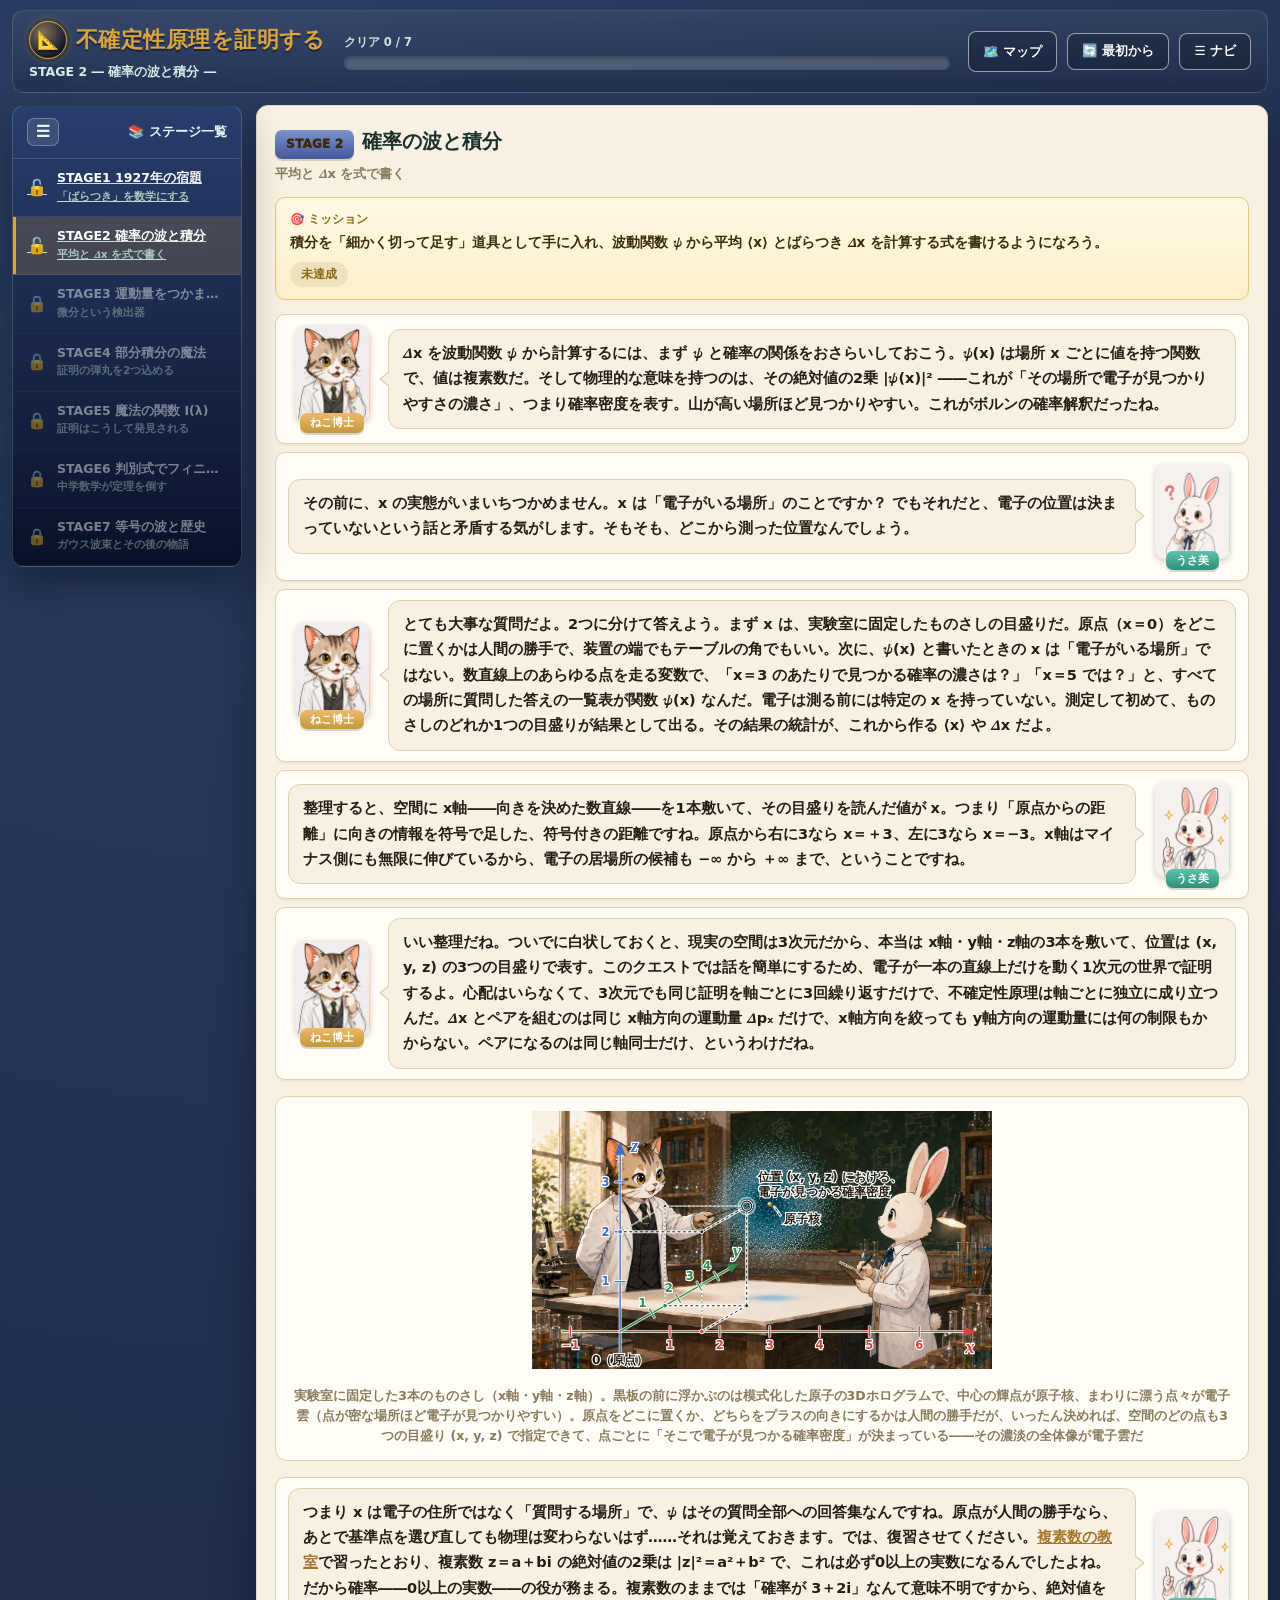
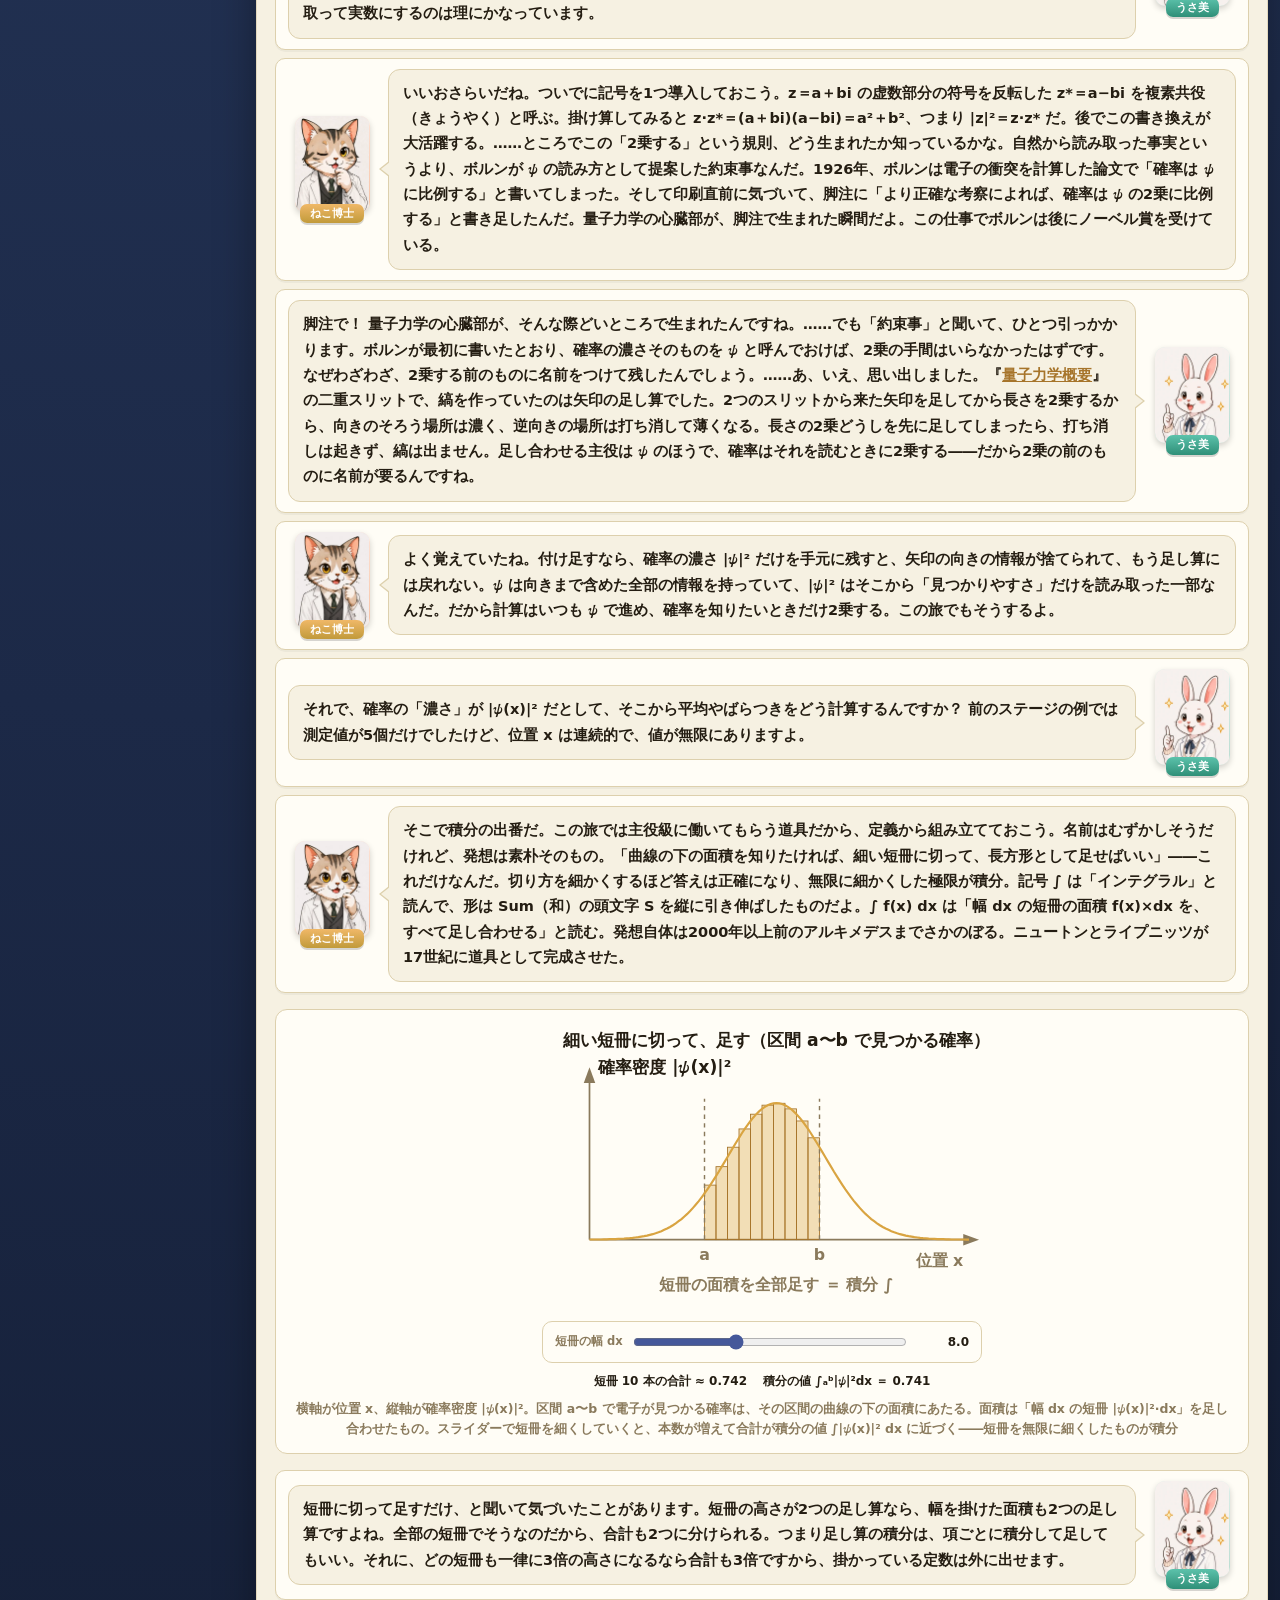
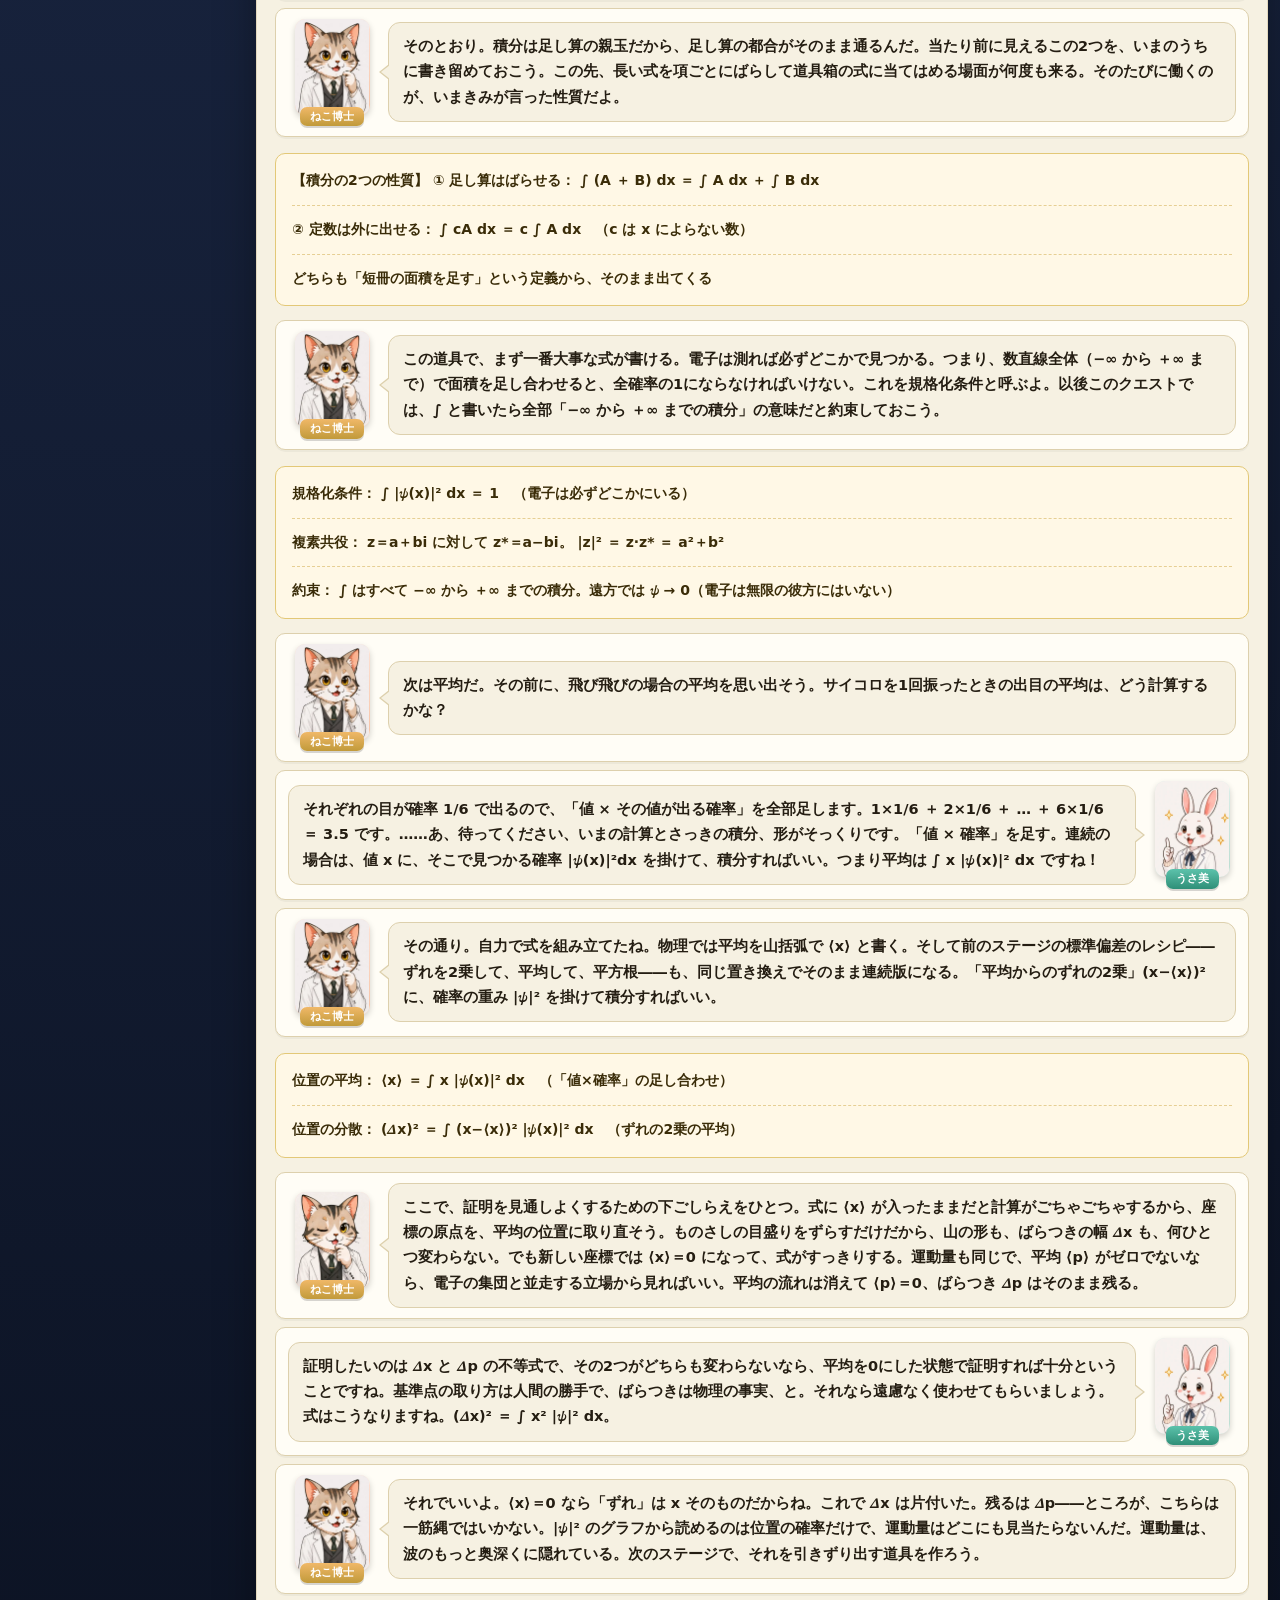
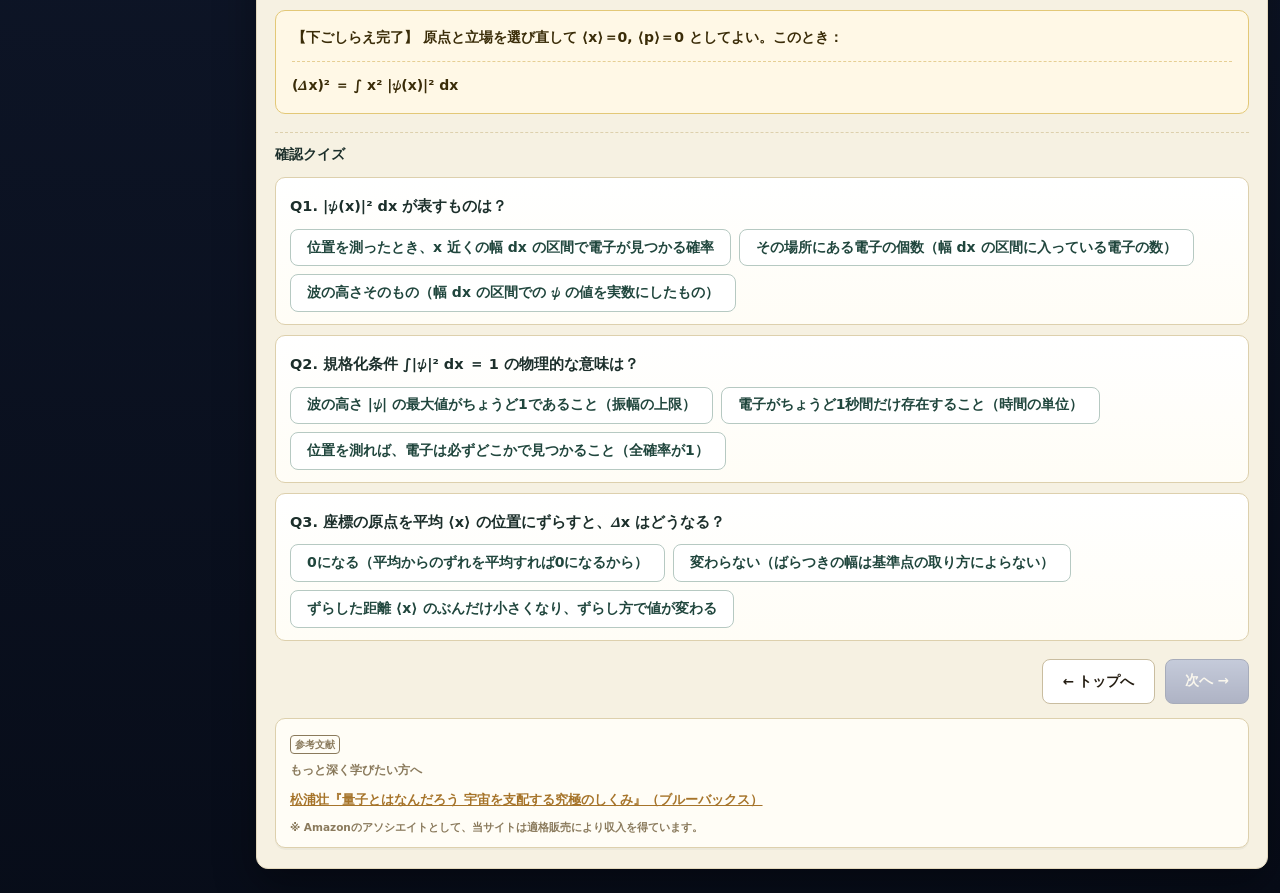
<file: stage2.html>
<!DOCTYPE html>
<html lang="ja">
<head>
<meta charset="UTF-8">
<meta name="viewport" content="width=device-width, initial-scale=1.0">
<meta name="theme-color" content="#1c2947">
<!-- Google tag (gtag.js) -->
<script async src="https://www.googletagmanager.com/gtag/js?id=G-9RTQCP2HXM"></script>
<script>
  window.dataLayer = window.dataLayer || [];
  function gtag(){dataLayer.push(arguments);}
  gtag('js', new Date());
  gtag('config', 'G-9RTQCP2HXM');
</script>
<title>STAGE2 確率の波と積分 ― 不確定性原理を証明する</title>
<meta name="description" content="|ψ|² は確率の濃さ。積分の正体は「細かく切って足すだけ」の素朴な足し算だ。ボルンの確率解釈と積分を道具に、平均 ⟨x⟩ とばらつき Δx を波動関数から計算する式を組み立てる。">
<link rel="canonical" href="https://quantum-mechanics.habatakijuku.com/kennard-inequality/stage2">
<meta property="og:type" content="article">
<meta property="og:site_name" content="不確定性原理を証明する">
<meta property="og:locale" content="ja_JP">
<meta property="og:title" content="STAGE2 確率の波と積分 ― 不確定性原理を証明する">
<meta property="og:description" content="積分の正体は「細かく切って足すだけ」。⟨x⟩ と Δx を波動関数から計算する式を組み立てる。">
<meta property="og:url" content="https://quantum-mechanics.habatakijuku.com/kennard-inequality/stage2">
<meta property="og:image" content="https://quantum-mechanics.habatakijuku.com/kennard-inequality/images/ogp.png">
<meta property="og:image:width" content="1200">
<meta property="og:image:height" content="630">
<meta name="twitter:card" content="summary_large_image">
<link rel="icon" type="image/png" href="images/favicon.png">
<link rel="stylesheet" href="design-system.css">
<style>
  .kq-svg .wave{fill:none;stroke:var(--gold);stroke-width:1.5}
  .kq-svg .base{stroke:var(--line);stroke-width:1}
  .kq-svg .bar{fill:rgba(217,164,65,.35);stroke:var(--gold-dark);stroke-width:.6}
  .kq-svg .guide{stroke:var(--muted);stroke-width:1;stroke-dasharray:3 3}
  .kq-svg .label{fill:var(--muted);font-size:11px;font-weight:700}
  .kq-svg .strong{fill:var(--ink);font-size:12px;font-weight:900}
  .kq-svg .paxis{stroke:var(--muted);stroke-width:1.2}
  .kq-svg .pah{fill:var(--muted)}
  /* 実験室図の座標軸オーバーレイ */
  .axes-svg .axw{stroke:#fff;stroke-opacity:.8;stroke-width:8;fill:none;stroke-linecap:round}
  .axes-svg .axx{stroke:#c9473c;stroke-width:3.5;fill:none;stroke-linecap:round}
  .axes-svg .axy{stroke:#2f8a4f;stroke-width:3.5;fill:none;stroke-linecap:round}
  .axes-svg .axz{stroke:#3e6fc4;stroke-width:3.5;fill:none;stroke-linecap:round}
  .axes-svg .ahx{fill:#c9473c}
  .axes-svg .ahy{fill:#2f8a4f}
  .axes-svg .ahz{fill:#3e6fc4}
  .axes-svg text{font-weight:900;paint-order:stroke;stroke:#fff;stroke-width:6px}
  .axes-svg .axnum{font-size:30px}
  .axes-svg .axlet{font-size:48px;font-style:italic;font-family:Georgia,'Times New Roman',serif}
  .axes-svg .tx{fill:#c9473c}
  .axes-svg .ty{fill:#2f8a4f}
  .axes-svg .tz{fill:#3e6fc4}
  .axes-svg .tink{fill:#241d12;font-size:32px}
  .axes-svg .edash{stroke:#241d12;stroke-width:2.5;stroke-dasharray:7 7;fill:none}
  .axes-svg .axw2{stroke:#fff;stroke-opacity:.65;stroke-width:4.5;fill:none;stroke-linecap:round}
  .axes-svg .edash2{stroke:#241d12;stroke-width:1.6;stroke-dasharray:5 6;fill:none;opacity:.85}
  .sim-ctrl{display:grid;grid-template-columns:auto minmax(0,1fr) auto;gap:8px 10px;align-items:center;
    max-width:440px;margin:12px auto 0;padding:10px 12px;border:1px solid var(--line);border-radius:10px;background:var(--paper2)}
  .sim-ctrl label{font-size:11.5px;font-weight:800;color:var(--muted);white-space:nowrap}
  .sim-ctrl input[type=range]{width:100%;accent-color:#45589a}
  .sim-ctrl .val{font-size:12px;font-weight:900;color:var(--ink);font-variant-numeric:tabular-nums;min-width:52px;text-align:right}
  @media (max-width:560px){
    .sim-ctrl{grid-template-columns:minmax(0,1fr) auto}
    .sim-ctrl label{grid-column:1 / -1;white-space:normal}
  }
  .readout{display:flex;flex-wrap:wrap;gap:4px 16px;justify-content:center;margin-top:8px;font-size:12px;font-weight:700;color:var(--ink)}
</style>
</head>
<body>
<div class="app-shell side-collapsed" id="app-shell">
  <header class="game-header">
    <div class="brand">
      <div class="brand-title"><a class="head-reset home-badge" href="index.html" title="トップへ" aria-label="トップへ">📐</a> <span>不確定性原理を証明する</span></div>
      <div class="brand-sub">STAGE 2 ― 確率の波と積分 ―</div>
    </div>
    <div class="head-progress-wrap">
      <div class="head-progress-label" id="progress-label">クリア 0 / 7</div>
      <div class="head-progress" role="progressbar" aria-label="クリア済みステージ数" aria-valuemin="0" aria-valuemax="7" aria-valuenow="0"><div class="head-progress-fill" id="progress-fill" style="width:0%"></div></div>
    </div>
    <div class="header-actions">
      <a class="head-reset" href="https://quantum-mechanics.habatakijuku.com/" title="量子力学、冒険の書（シリーズマップ）へ">🗺️ マップ</a>
      <button class="head-reset" id="btn-reset-all">🔄 最初から</button>
      <button class="head-reset" id="head-nav-toggle" title="ステージ一覧の表示切替">☰ ナビ</button>
    </div>
  </header>

  <div class="game-layout">
    <div class="side-backdrop" id="side-backdrop"></div>
    <aside class="side-panel">
      <div class="side-head">
        <button class="side-toggle" id="sidebar-toggle" title="ステージ一覧の表示切替" aria-label="ステージ一覧の表示切替">☰</button>
        <span class="side-head-text">📚 ステージ一覧</span>
      </div>
      <div class="side-list" id="side-list"></div>
    </aside>

    <main class="main-area">
      <div class="chapter-head">
        <span class="chapter-badge">STAGE 2</span><h1 class="chapter-title">確率の波と積分</h1>
        <div class="chapter-sub">平均と Δx を式で書く</div>
      </div>

      <div class="mission-box">
        <div class="mission-label">🎯 ミッション</div>
        <div class="mission-text">積分を「細かく切って足す」道具として手に入れ、波動関数 ψ から平均 ⟨x⟩ とばらつき Δx を計算する式を書けるようになろう。</div>
        <span class="mission-status" id="mission-status">未達成</span>
      </div>

      <div class="dialogue-scene">
        <div class="dialog-row">
          <div class="dialog-character">
            <div class="dialog-avatar mentor"><img src="images/cat.webp" width="300" height="386" alt=""></div>
            <div class="dialog-name mentor">ねこ博士</div>
          </div>
          <div class="dialog-bubble">Δx を波動関数 ψ から計算するには、まず ψ と確率の関係をおさらいしておこう。ψ(x) は場所 x ごとに値を持つ関数で、値は複素数だ。そして物理的な意味を持つのは、その<strong>絶対値の2乗 |ψ(x)|²</strong> ――これが「その場所で電子が見つかりやすさの濃さ」、つまり<strong>確率密度</strong>を表す。山が高い場所ほど見つかりやすい。これがボルンの確率解釈だったね。</div>
        </div>
        <div class="dialog-row right">
          <div class="dialog-character">
            <div class="dialog-avatar student"><img src="images/rabbitThink.webp" width="300" height="386" alt=""></div>
            <div class="dialog-name student">うさ美</div>
          </div>
          <div class="dialog-bubble">その前に、x の実態がいまいちつかめません。x は「電子がいる場所」のことですか？ でもそれだと、電子の位置は決まっていないという話と矛盾する気がします。そもそも、どこから測った位置なんでしょう。</div>
        </div>
        <div class="dialog-row">
          <div class="dialog-character">
            <div class="dialog-avatar mentor"><img src="images/cat.webp" width="300" height="386" alt=""></div>
            <div class="dialog-name mentor">ねこ博士</div>
          </div>
          <div class="dialog-bubble">とても大事な質問だよ。2つに分けて答えよう。まず x は、<strong>実験室に固定したものさしの目盛り</strong>だ。原点（x＝0）をどこに置くかは人間の勝手で、装置の端でもテーブルの角でもいい。次に、ψ(x) と書いたときの x は「電子がいる場所」では<strong>ない</strong>。数直線上のあらゆる点を走る変数で、「x＝3 のあたりで見つかる確率の濃さは？」「x＝5 では？」と、<strong>すべての場所に質問した答えの一覧表</strong>が関数 ψ(x) なんだ。電子は測る前には特定の x を持っていない。測定して初めて、ものさしのどれか1つの目盛りが結果として出る。その結果の統計が、これから作る ⟨x⟩ や Δx だよ。</div>
        </div>
        <div class="dialog-row right">
          <div class="dialog-character">
            <div class="dialog-avatar student"><img src="images/rabbit.webp" width="300" height="386" alt=""></div>
            <div class="dialog-name student">うさ美</div>
          </div>
          <div class="dialog-bubble">整理すると、空間に <strong>x軸</strong>――向きを決めた数直線――を1本敷いて、その目盛りを読んだ値が x。つまり「原点からの距離」に向きの情報を符号で足した、<strong>符号付きの距離</strong>ですね。原点から右に3なら x＝＋3、左に3なら x＝−3。x軸はマイナス側にも無限に伸びているから、電子の居場所の候補も −∞ から ＋∞ まで、ということですね。</div>
        </div>
        <div class="dialog-row">
          <div class="dialog-character">
            <div class="dialog-avatar mentor"><img src="images/cat.webp" width="300" height="386" alt=""></div>
            <div class="dialog-name mentor">ねこ博士</div>
          </div>
          <div class="dialog-bubble">いい整理だね。ついでに白状しておくと、現実の空間は3次元だから、本当は x軸・y軸・z軸の3本を敷いて、位置は (x, y, z) の3つの目盛りで表す。このクエストでは話を簡単にするため、電子が<strong>一本の直線上だけを動く1次元の世界</strong>で証明するよ。心配はいらなくて、3次元でも同じ証明を軸ごとに3回繰り返すだけで、不確定性原理は<strong>軸ごとに独立に</strong>成り立つんだ。Δx とペアを組むのは同じ x軸方向の運動量 Δpₓ だけで、x軸方向を絞っても y軸方向の運動量には何の制限もかからない。ペアになるのは同じ軸同士だけ、というわけだね。</div>
        </div>
      </div>

      <div class="diagram-box">
        <svg class="kq-svg axes-svg" viewBox="0 0 1200 675" width="100%" role="img" aria-label="研究室の絵に、実験室に固定したx軸・y軸・z軸の3本のものさしを重ねた図。黒板の前には模式化した原子の3Dホログラムが浮かび、中心の輝点が原子核、まわりの点々が電子雲。ねこ博士の指示棒の先に印が付き、そこが「位置 (x, y, z) における、電子が見つかる確率密度」を尋ねる場所として示されている。印の点からは、床に下ろした垂線を経由してx軸・y軸へ、またy軸に平行に進んでからx軸に平行にz軸へ至る2段の点線で、座標の読み取り方が示されている">
          <image href="images/labo.webp" x="0" y="0" width="1200" height="675"></image>
          <!-- x軸（左右） -->
          <line class="axw" x1="80" y1="575" x2="1128" y2="575"></line>
          <line class="axx" x1="80" y1="575" x2="1128" y2="575"></line>
          <polygon class="ahx" points="1160,575 1126,562 1126,588"></polygon>
          <line class="axw" x1="100" y1="562" x2="100" y2="588"></line><line class="axx" x1="100" y1="562" x2="100" y2="588"></line>
          <line class="axw" x1="360" y1="562" x2="360" y2="588"></line><line class="axx" x1="360" y1="562" x2="360" y2="588"></line>
          <line class="axw" x1="490" y1="562" x2="490" y2="588"></line><line class="axx" x1="490" y1="562" x2="490" y2="588"></line>
          <line class="axw" x1="620" y1="562" x2="620" y2="588"></line><line class="axx" x1="620" y1="562" x2="620" y2="588"></line>
          <line class="axw" x1="750" y1="562" x2="750" y2="588"></line><line class="axx" x1="750" y1="562" x2="750" y2="588"></line>
          <line class="axw" x1="880" y1="562" x2="880" y2="588"></line><line class="axx" x1="880" y1="562" x2="880" y2="588"></line>
          <line class="axw" x1="1010" y1="562" x2="1010" y2="588"></line><line class="axx" x1="1010" y1="562" x2="1010" y2="588"></line>
          <text class="axnum tx" x="100" y="622" text-anchor="middle">−1</text>
          <text class="axnum tx" x="360" y="622" text-anchor="middle">1</text>
          <text class="axnum tx" x="490" y="622" text-anchor="middle">2</text>
          <text class="axnum tx" x="620" y="622" text-anchor="middle">3</text>
          <text class="axnum tx" x="750" y="622" text-anchor="middle">4</text>
          <text class="axnum tx" x="880" y="622" text-anchor="middle">5</text>
          <text class="axnum tx" x="1010" y="622" text-anchor="middle">6</text>
          <text class="axlet tx" x="1130" y="632">x</text>
          <!-- z軸（上下） -->
          <line class="axw" x1="230" y1="640" x2="230" y2="112"></line>
          <line class="axz" x1="230" y1="640" x2="230" y2="112"></line>
          <polygon class="ahz" points="230,80 217,114 243,114"></polygon>
          <line class="axw" x1="217" y1="445" x2="243" y2="445"></line><line class="axz" x1="217" y1="445" x2="243" y2="445"></line>
          <line class="axw" x1="217" y1="315" x2="243" y2="315"></line><line class="axz" x1="217" y1="315" x2="243" y2="315"></line>
          <line class="axw" x1="217" y1="185" x2="243" y2="185"></line><line class="axz" x1="217" y1="185" x2="243" y2="185"></line>
          <text class="axnum tz" x="202" y="455" text-anchor="end">1</text>
          <text class="axnum tz" x="202" y="325" text-anchor="end">2</text>
          <text class="axnum tz" x="202" y="195" text-anchor="end">3</text>
          <text class="axlet tz" x="258" y="108">z</text>
          <!-- y軸（奥行き・約30度）。遠近法で目盛りは奥ほど詰まる（95→78→64→52px）。黒板の手前（テーブル奥）で切る -->
          <line class="axw" x1="230" y1="575" x2="517" y2="410"></line>
          <line class="axy" x1="230" y1="575" x2="517" y2="410"></line>
          <polygon class="ahy" points="539,398 520,422 509,402"></polygon>
          <line class="axw" x1="307" y1="517" x2="319" y2="538"></line><line class="axy" x1="307" y1="517" x2="319" y2="538"></line>
          <line class="axw" x1="375" y1="478" x2="387" y2="499"></line><line class="axy" x1="375" y1="478" x2="387" y2="499"></line>
          <line class="axw" x1="430" y1="446" x2="442" y2="467"></line><line class="axy" x1="430" y1="446" x2="442" y2="467"></line>
          <line class="axw" x1="475" y1="420" x2="487" y2="441"></line><line class="axy" x1="475" y1="420" x2="487" y2="441"></line>
          <text class="axnum ty" x="299" y="512" text-anchor="end">1</text>
          <text class="axnum ty" x="367" y="473" text-anchor="end">2</text>
          <text class="axnum ty" x="422" y="441" text-anchor="end">3</text>
          <text class="axnum ty" x="467" y="415" text-anchor="end">4</text>
          <text class="axlet ty" x="524" y="382">y</text>
          <!-- 原点ラベル -->
          <text class="axnum tink" x="230" y="660" text-anchor="middle">0（原点）</text>
          <!-- 原子核（ホログラム中心の輝点） -->
          <line class="axw" x1="648" y1="272" x2="632" y2="250"></line>
          <line class="edash" x1="648" y1="272" x2="632" y2="250"></line>
          <text class="tink" x="658" y="292">原子核</text>
          <!-- 博士の指示棒の先 P=(560,248)：そこで電子が見つかる確率密度を尋ねる -->
          <!-- 奥行きの取り方は z=2 を選択（a≈1.64, b≈1.03, c=2）。
               床の足Q=(560,508)、x軸上A=(443,575)、y軸上B=(347,508)、
               z読みは P→P1=(443,315)（y軸に平行）→C=(230,315)（x軸に平行） -->
          <line class="axw" x1="560" y1="262" x2="560" y2="508"></line>
          <line class="edash" x1="560" y1="262" x2="560" y2="508"></line>
          <line class="axw" x1="560" y1="508" x2="443" y2="575"></line>
          <line class="edash" x1="560" y1="508" x2="443" y2="575"></line>
          <line class="axw" x1="560" y1="508" x2="347" y2="508"></line>
          <line class="edash" x1="560" y1="508" x2="347" y2="508"></line>
          <line class="axw" x1="549" y1="255" x2="443" y2="315"></line>
          <line class="edash" x1="549" y1="255" x2="443" y2="315"></line>
          <line class="axw" x1="443" y1="315" x2="230" y2="315"></line>
          <line class="edash" x1="443" y1="315" x2="230" y2="315"></line>
          <!-- 補助破線（読み取りの直方体の残りの辺）：
               C→R=(347,248)（y軸に平行）、R→P（x軸に平行）、A→P1（z軸に平行） -->
          <line class="axw2" x1="236" y1="312" x2="347" y2="248"></line>
          <line class="edash2" x1="236" y1="312" x2="347" y2="248"></line>
          <line class="axw2" x1="347" y1="248" x2="546" y2="248"></line>
          <line class="edash2" x1="347" y1="248" x2="546" y2="248"></line>
          <line class="axw2" x1="443" y1="568" x2="443" y2="321"></line>
          <line class="edash2" x1="443" y1="568" x2="443" y2="321"></line>
          <line class="axw2" x1="347" y1="501" x2="347" y2="253"></line>
          <line class="edash2" x1="347" y1="501" x2="347" y2="253"></line>
          <circle cx="347" cy="248" r="4" fill="#241d12" stroke="#fff" stroke-width="2"></circle>
          <circle cx="560" cy="508" r="5" fill="#241d12" stroke="#fff" stroke-width="2.5"></circle>
          <circle cx="443" cy="315" r="5" fill="#241d12" stroke="#fff" stroke-width="2.5"></circle>
          <circle cx="443" cy="575" r="6" fill="#c9473c" stroke="#fff" stroke-width="2.5"></circle>
          <circle cx="347" cy="508" r="6" fill="#2f8a4f" stroke="#fff" stroke-width="2.5"></circle>
          <circle cx="230" cy="315" r="6" fill="#3e6fc4" stroke="#fff" stroke-width="2.5"></circle>
          <circle cx="560" cy="248" r="22" fill="none" stroke="#fff" stroke-width="5" opacity="0.55"></circle>
          <circle cx="560" cy="248" r="13" fill="none" stroke="#fff" stroke-width="7"></circle>
          <circle cx="560" cy="248" r="13" fill="none" stroke="#241d12" stroke-width="3"></circle>
          <text class="tink" x="590" y="182">位置 (x, y, z) における、</text>
          <text class="tink" x="590" y="222">電子が見つかる確率密度</text>
        </svg>
        <div class="diagram-caption">実験室に固定した3本のものさし（x軸・y軸・z軸）。黒板の前に浮かぶのは模式化した原子の3Dホログラムで、中心の輝点が原子核、まわりに漂う点々が電子雲（点が密な場所ほど電子が見つかりやすい）。原点をどこに置くか、どちらをプラスの向きにするかは人間の勝手だが、いったん決めれば、空間のどの点も3つの目盛り (x, y, z) で指定できて、点ごとに「そこで電子が見つかる確率密度」が決まっている――その濃淡の全体像が電子雲だ</div>
      </div>

      <div class="dialogue-scene">
        <div class="dialog-row right">
          <div class="dialog-character">
            <div class="dialog-avatar student"><img src="images/rabbit.webp" width="300" height="386" alt=""></div>
            <div class="dialog-name student">うさ美</div>
          </div>
          <div class="dialog-bubble">つまり x は電子の住所ではなく「質問する場所」で、ψ はその質問全部への回答集なんですね。原点が人間の勝手なら、あとで基準点を選び直しても物理は変わらないはず……それは覚えておきます。では、復習させてください。<a href="https://complex-number.habatakijuku.com/" target="_blank" rel="noopener" style="color:var(--gold-dark);text-decoration:underline">複素数の教室</a>で習ったとおり、複素数 z＝a＋bi の絶対値の2乗は |z|²＝a²＋b² で、これは必ず0以上の実数になるんでしたよね。だから確率――0以上の実数――の役が務まる。複素数のままでは「確率が 3＋2i」なんて意味不明ですから、絶対値を取って実数にするのは理にかなっています。</div>
        </div>
        <div class="dialog-row">
          <div class="dialog-character">
            <div class="dialog-avatar mentor"><img src="images/catThink.webp" width="300" height="386" alt=""></div>
            <div class="dialog-name mentor">ねこ博士</div>
          </div>
          <div class="dialog-bubble">いいおさらいだね。ついでに記号を1つ導入しておこう。z＝a＋bi の虚数部分の符号を反転した z*＝a−bi を<strong>複素共役（きょうやく）</strong>と呼ぶ。掛け算してみると z·z*＝(a＋bi)(a−bi)＝a²＋b²、つまり <strong>|z|²＝z·z*</strong> だ。後でこの書き換えが大活躍する。……ところでこの「2乗する」という規則、どう生まれたか知っているかな。自然から読み取った事実というより、ボルンが ψ の読み方として提案した約束事なんだ。1926年、ボルンは電子の衝突を計算した論文で「確率は ψ に比例する」と<strong>書いてしまった</strong>。そして印刷直前に気づいて、<strong>脚注</strong>に「より正確な考察によれば、確率は ψ の2乗に比例する」と書き足したんだ。量子力学の心臓部が、脚注で生まれた瞬間だよ。この仕事でボルンは後にノーベル賞を受けている。</div>
        </div>
        <div class="dialog-row right">
          <div class="dialog-character">
            <div class="dialog-avatar student"><img src="images/rabbit.webp" width="300" height="386" alt=""></div>
            <div class="dialog-name student">うさ美</div>
          </div>
          <div class="dialog-bubble">脚注で！ 量子力学の心臓部が、そんな際どいところで生まれたんですね。……でも「約束事」と聞いて、ひとつ引っかかります。ボルンが最初に書いたとおり、確率の濃さそのものを ψ と呼んでおけば、2乗の手間はいらなかったはずです。なぜわざわざ、2乗する<strong>前</strong>のものに名前をつけて残したんでしょう。……あ、いえ、思い出しました。『<a href="https://quantum-mechanics.habatakijuku.com/general/" target="_blank" rel="noopener" style="color:var(--gold-dark);text-decoration:underline">量子力学概要</a>』の二重スリットで、縞を作っていたのは<strong>矢印の足し算</strong>でした。2つのスリットから来た矢印を足してから長さを2乗するから、向きのそろう場所は濃く、逆向きの場所は打ち消して薄くなる。長さの2乗どうしを先に足してしまったら、打ち消しは起きず、縞は出ません。足し合わせる主役は ψ のほうで、確率はそれを読むときに2乗する――だから2乗の前のものに名前が要るんですね。</div>
        </div>
        <div class="dialog-row">
          <div class="dialog-character">
            <div class="dialog-avatar mentor"><img src="images/cat.webp" width="300" height="386" alt=""></div>
            <div class="dialog-name mentor">ねこ博士</div>
          </div>
          <div class="dialog-bubble">よく覚えていたね。付け足すなら、確率の濃さ |ψ|² だけを手元に残すと、矢印の<strong>向き</strong>の情報が捨てられて、もう足し算には戻れない。ψ は向きまで含めた全部の情報を持っていて、|ψ|² はそこから「見つかりやすさ」だけを読み取った一部なんだ。だから計算はいつも ψ で進め、確率を知りたいときだけ2乗する。この旅でもそうするよ。</div>
        </div>
        <div class="dialog-row right">
          <div class="dialog-character">
            <div class="dialog-avatar student"><img src="images/rabbit.webp" width="300" height="386" alt=""></div>
            <div class="dialog-name student">うさ美</div>
          </div>
          <div class="dialog-bubble">それで、確率の「濃さ」が |ψ(x)|² だとして、そこから平均やばらつきをどう計算するんですか？ 前のステージの例では測定値が5個だけでしたけど、位置 x は連続的で、値が無限にありますよ。</div>
        </div>
        <div class="dialog-row">
          <div class="dialog-character">
            <div class="dialog-avatar mentor"><img src="images/cat.webp" width="300" height="386" alt=""></div>
            <div class="dialog-name mentor">ねこ博士</div>
          </div>
          <div class="dialog-bubble">そこで<strong>積分</strong>の出番だ。この旅では主役級に働いてもらう道具だから、定義から組み立てておこう。名前はむずかしそうだけれど、発想は素朴そのもの。「曲線の下の面積を知りたければ、<strong>細い短冊に切って、長方形として足せばいい</strong>」――これだけなんだ。切り方を細かくするほど答えは正確になり、無限に細かくした極限が積分。記号 ∫ は「インテグラル」と読んで、形は Sum（和）の頭文字 S を縦に引き伸ばしたものだよ。∫ f(x) dx は「幅 dx の短冊の面積 f(x)×dx を、すべて足し合わせる」と読む。発想自体は2000年以上前のアルキメデスまでさかのぼる。ニュートンとライプニッツが17世紀に道具として完成させた。</div>
        </div>
      </div>

      <div class="diagram-box">
        <svg class="kq-svg" viewBox="0 0 320 192" width="100%" role="img" aria-label="横軸が位置x、縦軸が確率密度のグラフ。なめらかな山なりの曲線の下に細い短冊が並んでいて、短冊の面積を足し合わせるとその区間で電子が見つかる確率になることを示している">
          <text class="strong" x="170" y="15" text-anchor="middle">細い短冊に切って、足す（区間 a〜b で見つかる確率）</text>
          <line class="paxis" x1="40" y1="150" x2="303" y2="150"></line>
          <polygon class="pah" points="311,150 300,146 300,154"></polygon>
          <line class="paxis" x1="40" y1="150" x2="40" y2="38"></line>
          <polygon class="pah" points="40,30 36,41 44,41"></polygon>
          <text class="strong" x="46" y="34">確率密度 |ψ(x)|²</text>
          <text class="label" x="300" y="168" text-anchor="end">位置 x</text>
          <g id="pdf-strips"></g>
          <line class="guide" x1="120" y1="150" x2="120" y2="52"></line>
          <line class="guide" x1="200" y1="150" x2="200" y2="52"></line>
          <text class="label" x="120" y="164" text-anchor="middle">a</text>
          <text class="label" x="200" y="164" text-anchor="middle">b</text>
          <polyline class="wave" points="40,149.9 42,149.9 44,149.9 46,149.9 48,149.9 50,149.8 52,149.8 54,149.7 56,149.7 58,149.6 60,149.5 62,149.4 64,149.3 66,149.1 68,149.0 70,148.8 72,148.5 74,148.3 76,147.9 78,147.6 80,147.2 82,146.7 84,146.2 86,145.6 88,144.9 90,144.1 92,143.2 94,142.3 96,141.2 98,140.0 100,138.7 102,137.2 104,135.7 106,133.9 108,132.1 110,130.1 112,127.9 114,125.6 116,123.2 118,120.6 120,117.9 122,115.1 124,112.1 126,109.0 128,105.8 130,102.6 132,99.2 134,95.9 136,92.5 138,89.1 140,85.7 142,82.4 144,79.2 146,76.0 148,73.0 150,70.1 152,67.5 154,65.0 156,62.7 158,60.8 160,59.0 162,57.6 164,56.5 166,55.7 168,55.2 170,55.0 172,55.2 174,55.7 176,56.5 178,57.6 180,59.0 182,60.8 184,62.7 186,65.0 188,67.5 190,70.1 192,73.0 194,76.0 196,79.2 198,82.4 200,85.7 202,89.1 204,92.5 206,95.9 208,99.2 210,102.6 212,105.8 214,109.0 216,112.1 218,115.1 220,117.9 222,120.6 224,123.2 226,125.6 228,127.9 230,130.1 232,132.1 234,133.9 236,135.7 238,137.2 240,138.7 242,140.0 244,141.2 246,142.3 248,143.2 250,144.1 252,144.9 254,145.6 256,146.2 258,146.7 260,147.2 262,147.6 264,147.9 266,148.3 268,148.5 270,148.8 272,149.0 274,149.1 276,149.3 278,149.4 280,149.5 282,149.6 284,149.7 286,149.7 288,149.8 290,149.8 292,149.9 294,149.9 296,149.9 298,149.9 300,149.9 302,150.0 304,150.0"></polyline>
          <text class="label" id="pdf-note" x="170" y="185" text-anchor="middle">短冊の面積を全部足す ＝ 積分 ∫</text>
        </svg>
        <div class="sim-ctrl">
          <label for="pdf-dx">短冊の幅 dx</label>
          <input type="range" id="pdf-dx" min="1" max="20" step="0.5" value="8" aria-label="短冊の幅">
          <span class="val" id="pdf-dxv">8.0</span>
        </div>
        <div class="readout"><span id="pdf-sum">短冊 10 本の合計 ≈ 0.742</span><span id="pdf-int">積分の値 ∫ₐᵇ|ψ|²dx ＝ 0.741</span></div>
        <div class="diagram-caption">横軸が位置 <strong>x</strong>、縦軸が<strong>確率密度 |ψ(x)|²</strong>。区間 a〜b で電子が見つかる確率は、その区間の<strong>曲線の下の面積</strong>にあたる。面積は「幅 dx の短冊 |ψ(x)|²·dx」を足し合わせたもの。スライダーで短冊を細くしていくと、本数が増えて合計が積分の値 ∫|ψ(x)|² dx に近づく――短冊を無限に細くしたものが積分</div>
      </div>

      <div class="dialogue-scene">
        <div class="dialog-row right">
          <div class="dialog-character">
            <div class="dialog-avatar student"><img src="images/rabbit.webp" width="300" height="386" alt=""></div>
            <div class="dialog-name student">うさ美</div>
          </div>
          <div class="dialog-bubble">短冊に切って足すだけ、と聞いて気づいたことがあります。短冊の<strong>高さ</strong>が2つの足し算なら、幅を掛けた<strong>面積</strong>も2つの足し算ですよね。全部の短冊でそうなのだから、合計も2つに分けられる。つまり<strong>足し算の積分は、項ごとに積分して足してもいい</strong>。それに、どの短冊も一律に3倍の高さになるなら合計も3倍ですから、<strong>掛かっている定数は外に出せます</strong>。</div>
        </div>
        <div class="dialog-row">
          <div class="dialog-character">
            <div class="dialog-avatar mentor"><img src="images/cat.webp" width="300" height="386" alt=""></div>
            <div class="dialog-name mentor">ねこ博士</div>
          </div>
          <div class="dialog-bubble">そのとおり。積分は足し算の親玉だから、足し算の都合がそのまま通るんだ。当たり前に見えるこの2つを、いまのうちに書き留めておこう。この先、長い式を項ごとにばらして道具箱の式に当てはめる場面が何度も来る。そのたびに働くのが、いまきみが言った性質だよ。</div>
        </div>
      </div>

      <div class="formula-box">
        <span class="step">【積分の2つの性質】 <br class="wbr">① 足し算はばらせる： ∫ (A ＋ B) dx ＝ ∫ A dx ＋ ∫ B dx</span>
        <span class="step">② 定数は外に出せる： ∫ cA dx ＝ c ∫ A dx　（c は x によらない数）</span>
        <span class="step">どちらも「短冊の面積を足す」という定義から、そのまま出てくる</span>
      </div>

      <div class="dialogue-scene">
        <div class="dialog-row">
          <div class="dialog-character">
            <div class="dialog-avatar mentor"><img src="images/cat.webp" width="300" height="386" alt=""></div>
            <div class="dialog-name mentor">ねこ博士</div>
          </div>
          <div class="dialog-bubble">この道具で、まず一番大事な式が書ける。電子は測れば<strong>必ずどこかで</strong>見つかる。つまり、数直線全体（−∞ から ＋∞ まで）で面積を足し合わせると、全確率の1にならなければいけない。これを<strong>規格化条件</strong>と呼ぶよ。以後このクエストでは、∫ と書いたら全部「−∞ から ＋∞ までの積分」の意味だと約束しておこう。</div>
        </div>
      </div>

      <div class="formula-box" id="fb-norm">
        <span class="step">規格化条件： <br class="wbr">∫ |ψ(x)|² dx ＝ 1　（電子は必ずどこかにいる）</span>
        <span class="step">複素共役： <br class="wbr">z＝a＋bi に対して z*＝a−bi。 |z|² ＝ z·z* ＝ a²＋b²</span>
        <span class="step">約束： <br class="wbr">∫ はすべて −∞ から ＋∞ までの積分。遠方では ψ → 0（電子は無限の彼方にはいない）</span>
      </div>

      <div class="dialogue-scene">
        <div class="dialog-row">
          <div class="dialog-character">
            <div class="dialog-avatar mentor"><img src="images/cat.webp" width="300" height="386" alt=""></div>
            <div class="dialog-name mentor">ねこ博士</div>
          </div>
          <div class="dialog-bubble">次は平均だ。その前に、飛び飛びの場合の平均を思い出そう。サイコロを1回振ったときの出目の平均は、どう計算するかな？</div>
        </div>
        <div class="dialog-row right">
          <div class="dialog-character">
            <div class="dialog-avatar student"><img src="images/rabbit.webp" width="300" height="386" alt=""></div>
            <div class="dialog-name student">うさ美</div>
          </div>
          <div class="dialog-bubble">それぞれの目が確率 1/6 で出るので、「値 × その値が出る確率」を全部足します。1×1/6 ＋ 2×1/6 ＋ … ＋ 6×1/6 ＝ 3.5 です。……あ、待ってください、いまの計算とさっきの積分、形がそっくりです。「値 × 確率」を足す。連続の場合は、値 x に、そこで見つかる確率 |ψ(x)|²dx を掛けて、積分すればいい。つまり平均は ∫ x |ψ(x)|² dx ですね！</div>
        </div>
        <div class="dialog-row">
          <div class="dialog-character">
            <div class="dialog-avatar mentor"><img src="images/cat.webp" width="300" height="386" alt=""></div>
            <div class="dialog-name mentor">ねこ博士</div>
          </div>
          <div class="dialog-bubble">その通り。自力で式を組み立てたね。物理では平均を山括弧で ⟨x⟩ と書く。そして前のステージの標準偏差のレシピ――ずれを2乗して、平均して、平方根――も、同じ置き換えでそのまま連続版になる。「平均からのずれの2乗」(x−⟨x⟩)² に、確率の重み |ψ|² を掛けて積分すればいい。</div>
        </div>
      </div>

      <div class="formula-box">
        <span class="step">位置の平均： <br class="wbr">⟨x⟩ ＝ ∫ x |ψ(x)|² dx　（「値×確率」の足し合わせ）</span>
        <span class="step">位置の分散： <br class="wbr">(Δx)² ＝ ∫ (x−⟨x⟩)² |ψ(x)|² dx　（ずれの2乗の平均）</span>
      </div>

      <div class="dialogue-scene">
        <div class="dialog-row">
          <div class="dialog-character">
            <div class="dialog-avatar mentor"><img src="images/catThink.webp" width="300" height="386" alt=""></div>
            <div class="dialog-name mentor">ねこ博士</div>
          </div>
          <div class="dialog-bubble">ここで、証明を見通しよくするための下ごしらえをひとつ。式に ⟨x⟩ が入ったままだと計算がごちゃごちゃするから、<strong>座標の原点を、平均の位置に取り直そう</strong>。ものさしの目盛りをずらすだけだから、山の形も、ばらつきの幅 Δx も、何ひとつ変わらない。でも新しい座標では ⟨x⟩＝0 になって、式がすっきりする。運動量も同じで、平均 ⟨p⟩ がゼロでないなら、電子の集団と<strong>並走する立場</strong>から見ればいい。平均の流れは消えて ⟨p⟩＝0、ばらつき Δp はそのまま残る。</div>
        </div>
        <div class="dialog-row right">
          <div class="dialog-character">
            <div class="dialog-avatar student"><img src="images/rabbit.webp" width="300" height="386" alt=""></div>
            <div class="dialog-name student">うさ美</div>
          </div>
          <div class="dialog-bubble">証明したいのは Δx と Δp の不等式で、その2つがどちらも変わらないなら、平均を0にした状態で証明すれば十分ということですね。基準点の取り方は人間の勝手で、ばらつきは物理の事実、と。それなら遠慮なく使わせてもらいましょう。式はこうなりますね。(Δx)² ＝ ∫ x² |ψ|² dx。</div>
        </div>
        <div class="dialog-row">
          <div class="dialog-character">
            <div class="dialog-avatar mentor"><img src="images/cat.webp" width="300" height="386" alt=""></div>
            <div class="dialog-name mentor">ねこ博士</div>
          </div>
          <div class="dialog-bubble">それでいいよ。⟨x⟩＝0 なら「ずれ」は x そのものだからね。これで Δx は片付いた。残るは Δp――ところが、こちらは一筋縄ではいかない。|ψ|² のグラフから読めるのは<strong>位置</strong>の確率だけで、運動量はどこにも見当たらないんだ。運動量は、波のもっと奥深くに隠れている。次のステージで、それを引きずり出す道具を作ろう。</div>
        </div>
      </div>

      <div class="formula-box" id="fb-dx">
        <span class="step">【下ごしらえ完了】 <br class="wbr">原点と立場を選び直して ⟨x⟩＝0, ⟨p⟩＝0 としてよい。このとき：</span>
        <span class="step">(Δx)² ＝ ∫ x² |ψ(x)|² dx</span>
      </div>

      <h2 class="quiz-head">確認クイズ</h2>
      <div class="quiz-card" data-quiz>
        <p class="quiz-q">Q1. |ψ(x)|² dx が表すものは？</p>
        <div class="choice-list">
          <button class="choice-btn">位置を測ったとき、x 近くの幅 dx の区間で電子が見つかる確率</button>
          <button class="choice-btn">その場所にある電子の個数（幅 dx の区間に入っている電子の数）</button>
          <button class="choice-btn">波の高さそのもの（幅 dx の区間での ψ の値を実数にしたもの）</button>
        </div>
        <div class="quiz-explain" hidden>正解！ |ψ(x)|² は確率の「濃さ」（確率密度）で、区間の幅 dx を掛けるとその区間で見つかる確率になる。ボルンがこの解釈にたどり着いたのは論文の脚注だった。</div>
      </div>

      <div class="quiz-card" data-quiz>
        <p class="quiz-q">Q2. 規格化条件 ∫|ψ|² dx ＝ 1 の物理的な意味は？</p>
        <div class="choice-list">
          <button class="choice-btn">波の高さ |ψ| の最大値がちょうど1であること（振幅の上限）</button>
          <button class="choice-btn">電子がちょうど1秒間だけ存在すること（時間の単位）</button>
          <button class="choice-btn">位置を測れば、電子は必ずどこかで見つかること（全確率が1）</button>
        </div>
        <div class="quiz-explain" hidden>正解！ 数直線全体で確率を足し合わせると1。この「当たり前」の条件が、後のステージで証明の急所に −1 という数を送り込むことになる。</div>
      </div>

      <div class="quiz-card" data-quiz>
        <p class="quiz-q">Q3. 座標の原点を平均 ⟨x⟩ の位置にずらすと、Δx はどうなる？</p>
        <div class="choice-list">
          <button class="choice-btn">0になる（平均からのずれを平均すれば0になるから）</button>
          <button class="choice-btn">変わらない（ばらつきの幅は基準点の取り方によらない）</button>
          <button class="choice-btn">ずらした距離 ⟨x⟩ のぶんだけ小さくなり、ずらし方で値が変わる</button>
        </div>
        <div class="quiz-explain" hidden>正解！ ものさしの目盛りをずらしても山の形と幅は変わらない。だから ⟨x⟩＝0 の場合だけ証明すれば、すべての場合を証明したことになる。</div>
      </div>

      <div class="stage-nav">
        <a class="btn" href="index.html">← トップへ</a>
        <button class="btn btn-primary" id="btn-next" disabled>次へ →</button>
      </div>

      <div id="book-recommend"></div>
    </main>
  </div>
</div>

<script src="js/progress.js"></script>
<script>
  /* 細い短冊に切って足す：区間 a〜b（x＝120〜200）を幅 dx の短冊で敷き詰め、合計が積分の値に近づく様子 */
  (function () {
    var g = document.getElementById('pdf-strips'), sl = document.getElementById('pdf-dx'), slv = document.getElementById('pdf-dxv');
    var sumEl = document.getElementById('pdf-sum'), intEl = document.getElementById('pdf-int');
    if (!g || !sl) return;
    var X0 = 120, X1 = 200, BASE = 150, AMP = 95, MU = 170, SG = 48, ns = 'http://www.w3.org/2000/svg';
    function f(x) { var u = (x - MU) / SG; return AMP * Math.exp(-u * u); }            /* 曲線の高さ（px） */
    var TOTAL = AMP * SG * Math.sqrt(Math.PI);                                         /* 曲線全体の下の面積（確率1に相当） */
    function erf(z) { var t = 1 / (1 + 0.3275911 * Math.abs(z)), y = 1 - (((((1.061405429 * t - 1.453152027) * t) + 1.421413741) * t - 0.284496736) * t + 0.254829592) * t * Math.exp(-z * z); return z < 0 ? -y : y; }
    var EXACT = 0.5 * (erf((X1 - MU) / SG) - erf((X0 - MU) / SG));                     /* 区間の積分 ÷ 全体 */
    function draw() {
      var dx = +sl.value, n = Math.round((X1 - X0) / dx), w = (X1 - X0) / n, sum = 0, i;
      while (g.firstChild) g.removeChild(g.firstChild);
      for (i = 0; i < n; i++) {
        var x = X0 + i * w, hgt = f(x + w / 2), r = document.createElementNS(ns, 'rect');   /* 高さは短冊の真ん中で測る */
        r.setAttribute('class', 'bar'); r.setAttribute('x', x.toFixed(2)); r.setAttribute('y', (BASE - hgt).toFixed(2));
        r.setAttribute('width', w.toFixed(2)); r.setAttribute('height', hgt.toFixed(2));
        g.appendChild(r); sum += hgt * w;
      }
      slv.textContent = w.toFixed(1);
      sumEl.textContent = '短冊 ' + n + ' 本の合計 ≈ ' + (sum / TOTAL).toFixed(3);
      intEl.textContent = '積分の値 ∫ₐᵇ|ψ|²dx ＝ ' + EXACT.toFixed(3);
    }
    sl.addEventListener('input', draw);
    draw();
  })();
</script>
<script>KQ.initStagePage(2);</script>
<script src="https://my.habatakijuku.com/sync.js" defer></script>
</body>
</html>
</file>
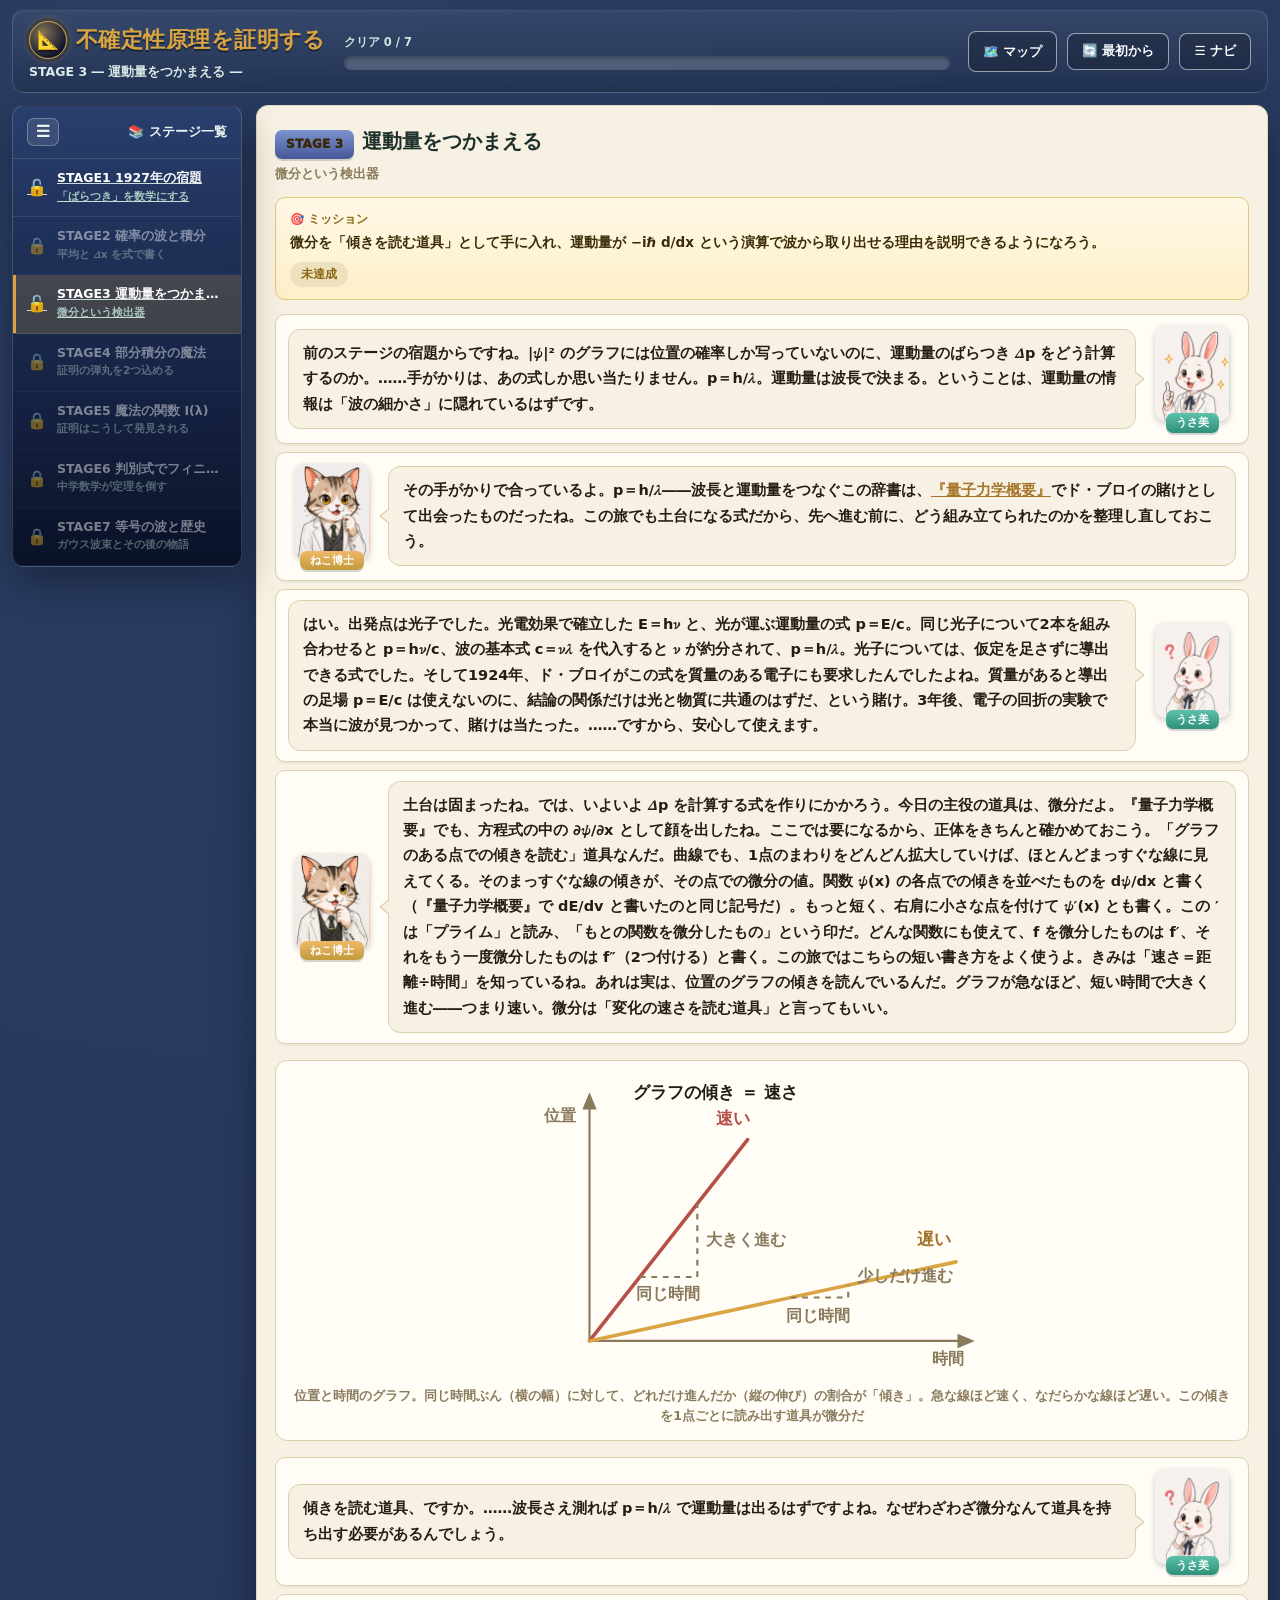
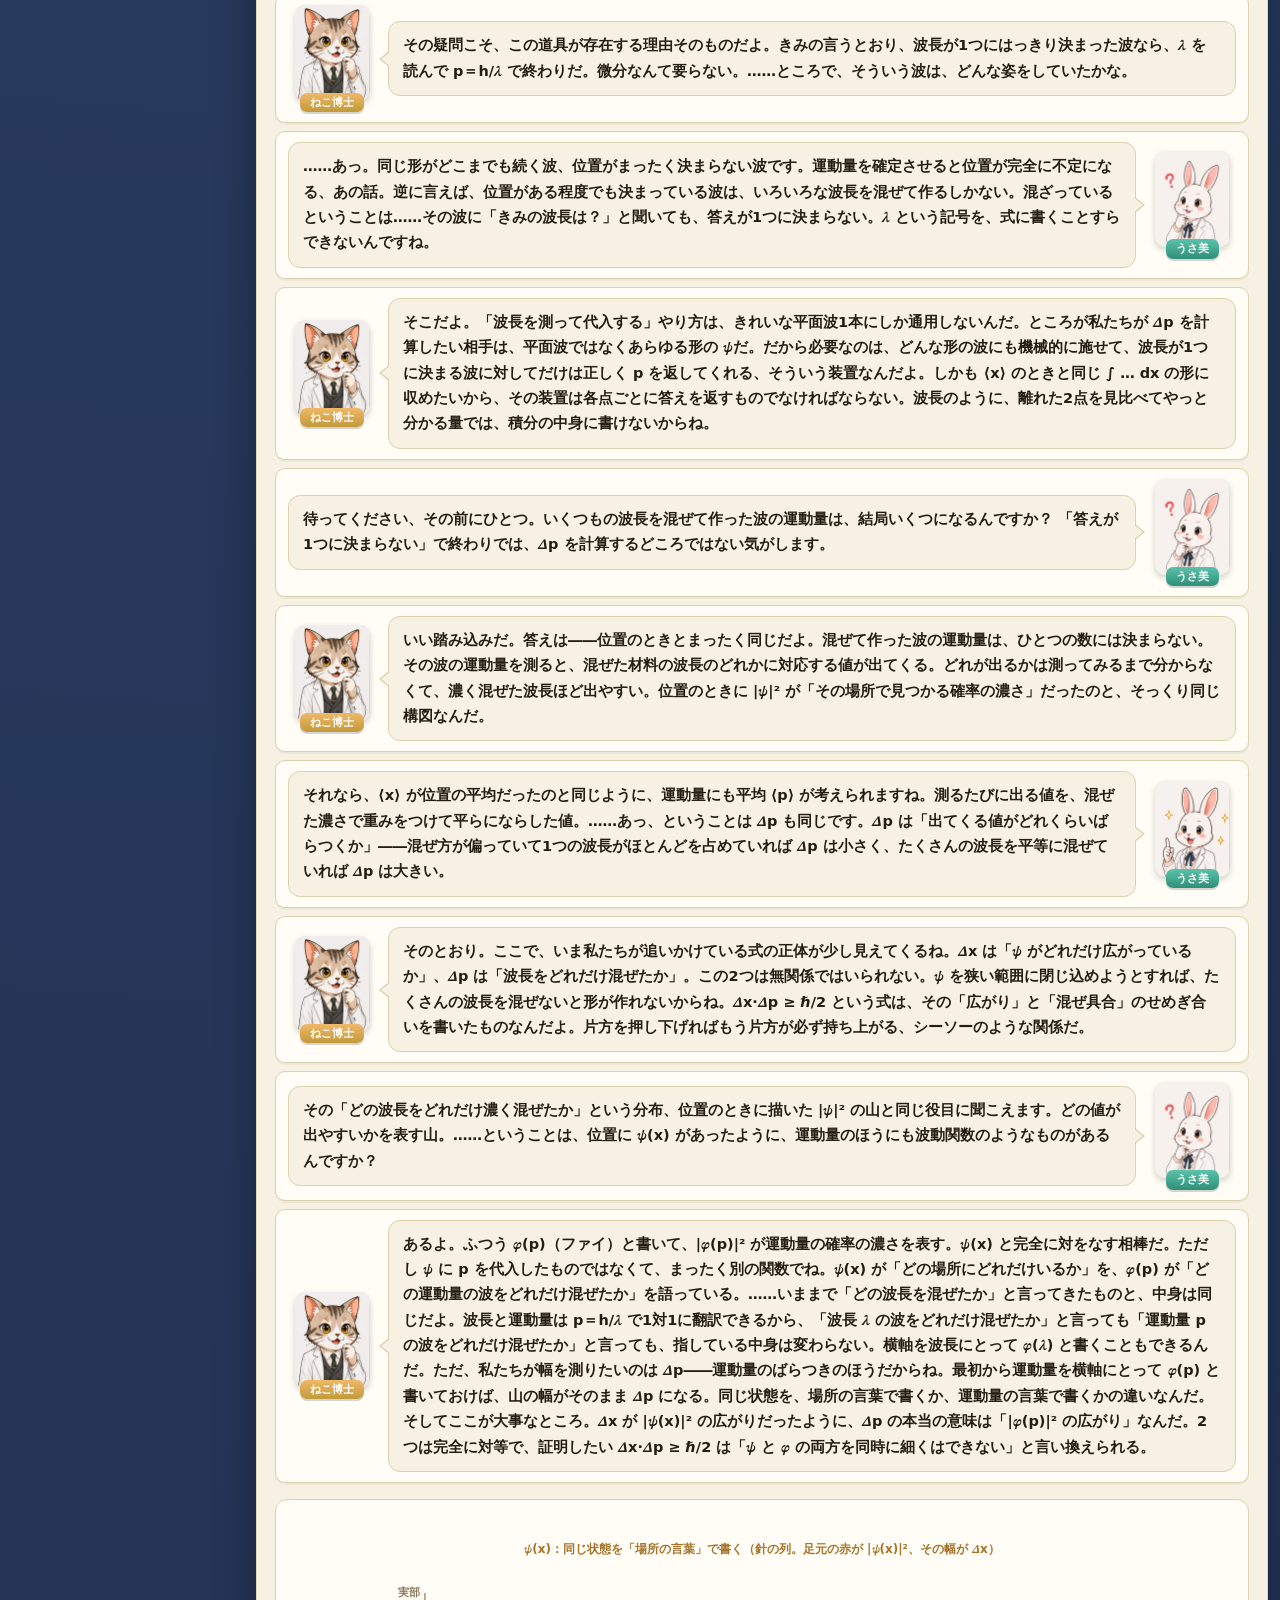
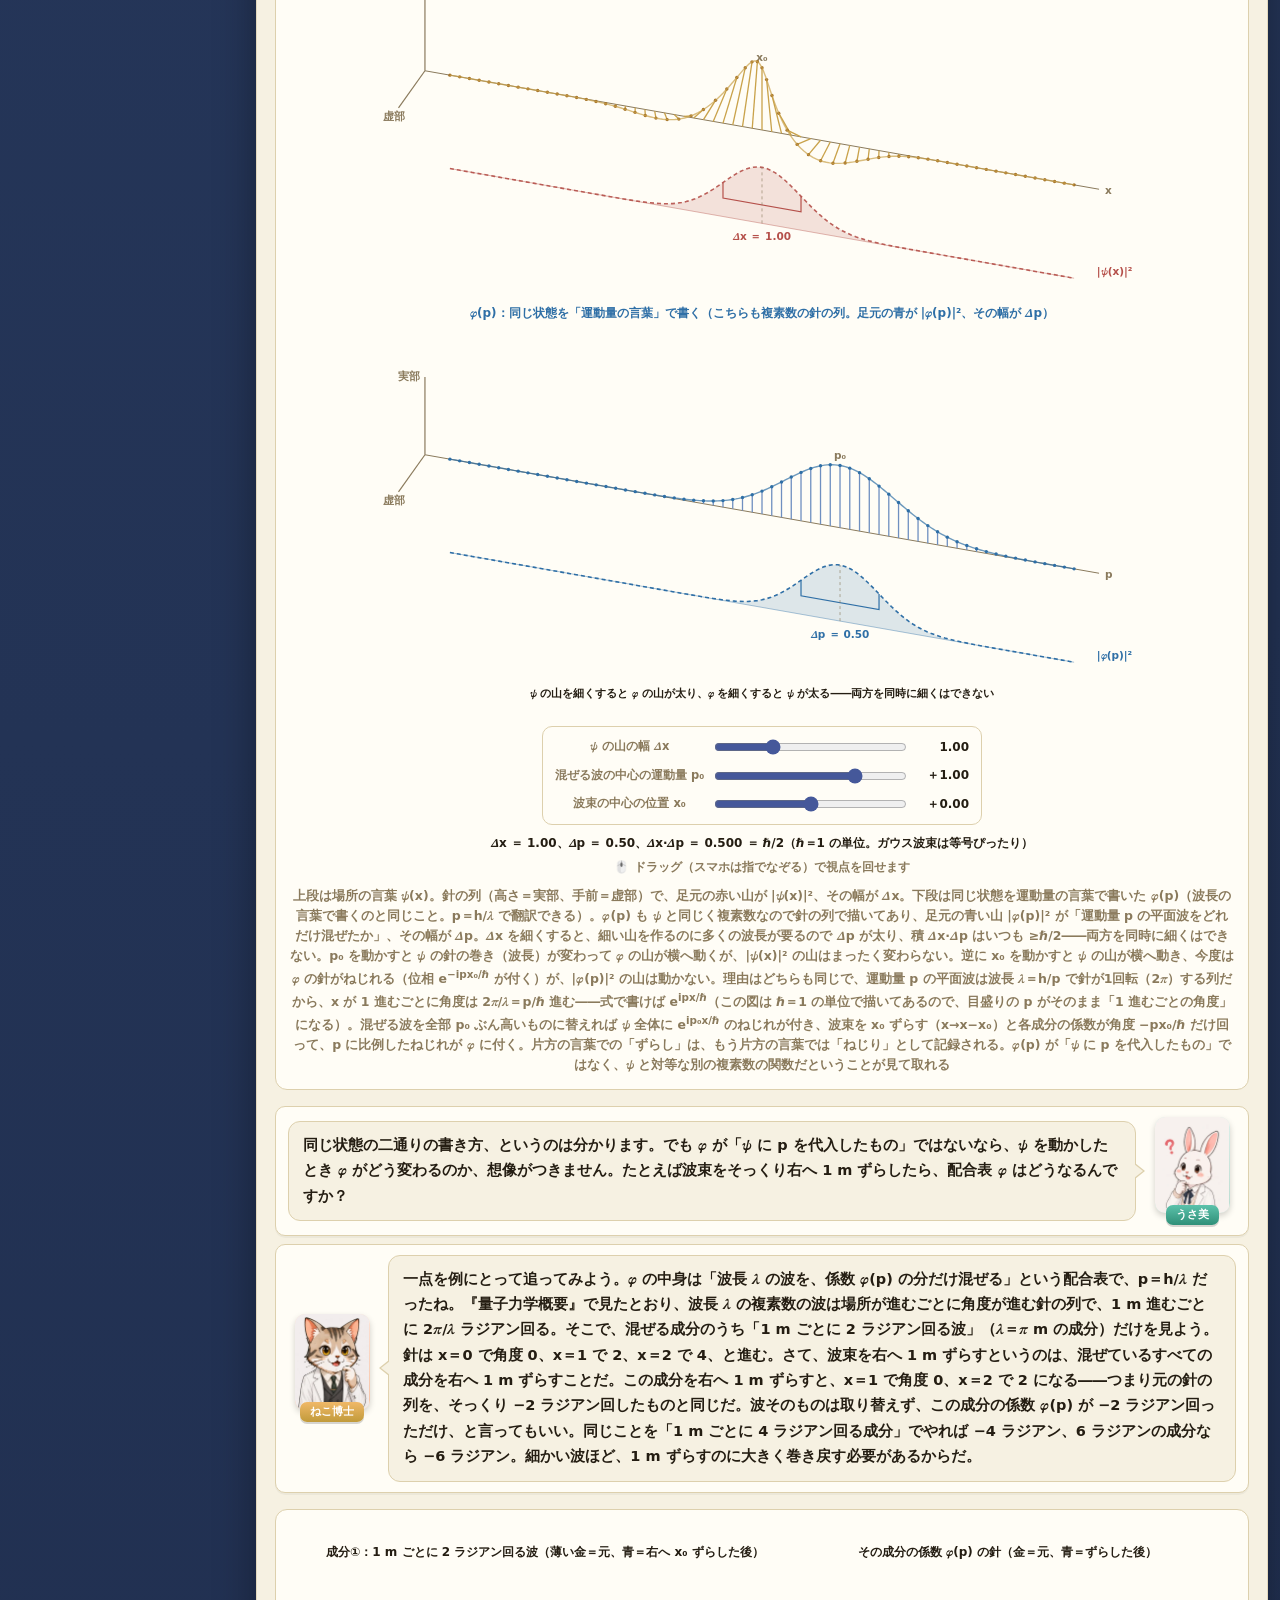
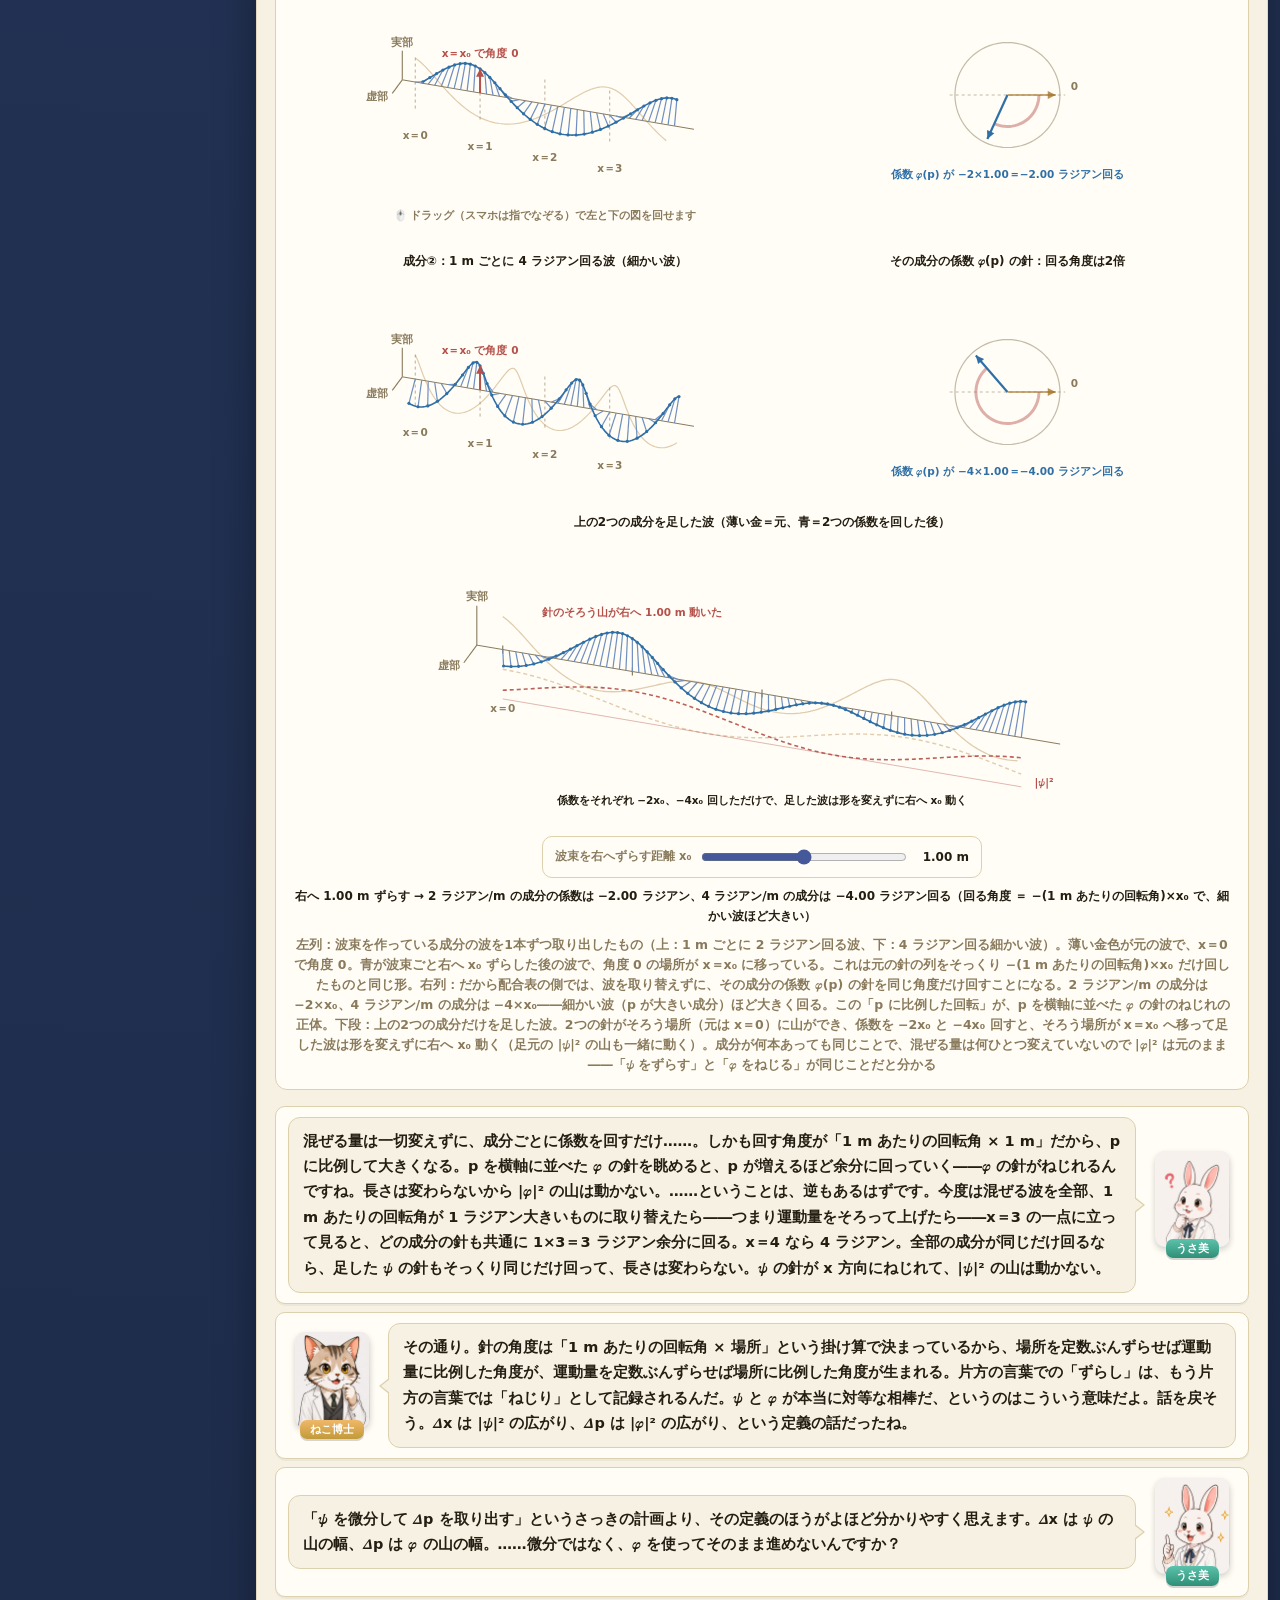
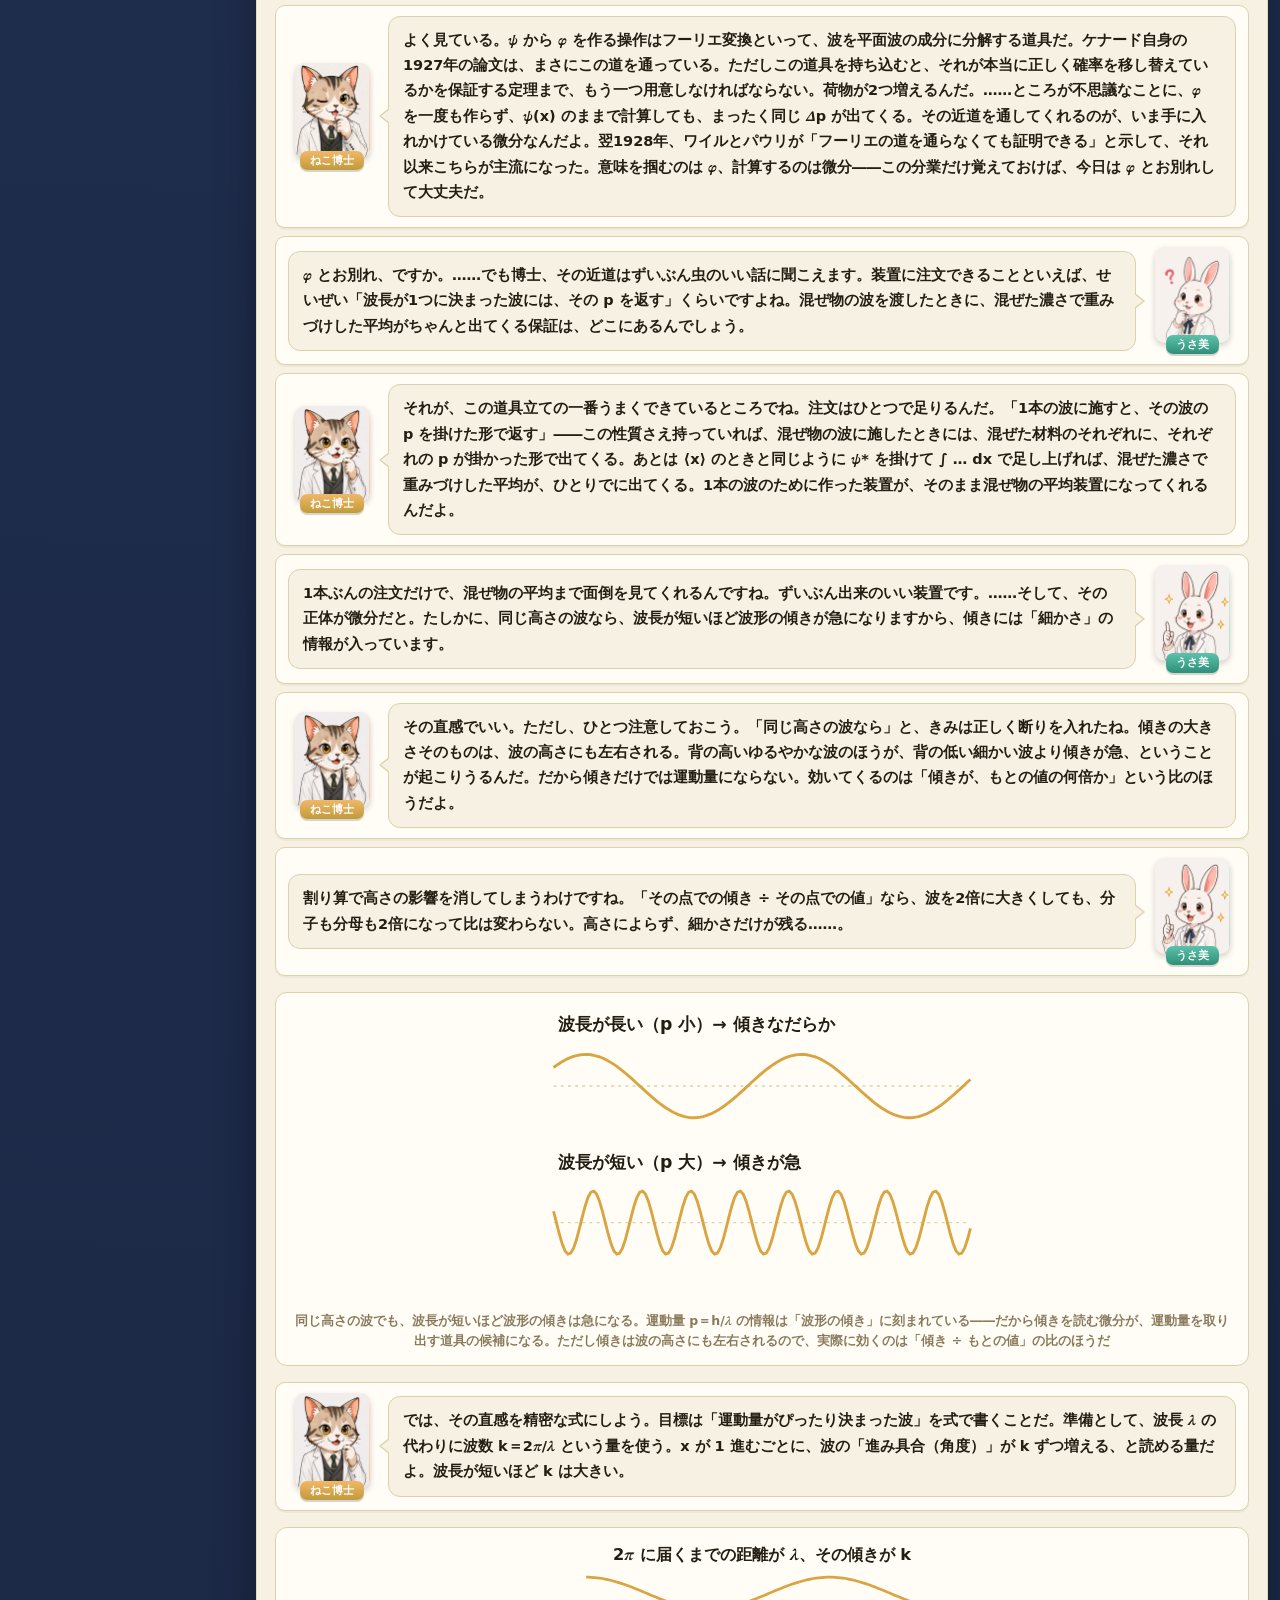
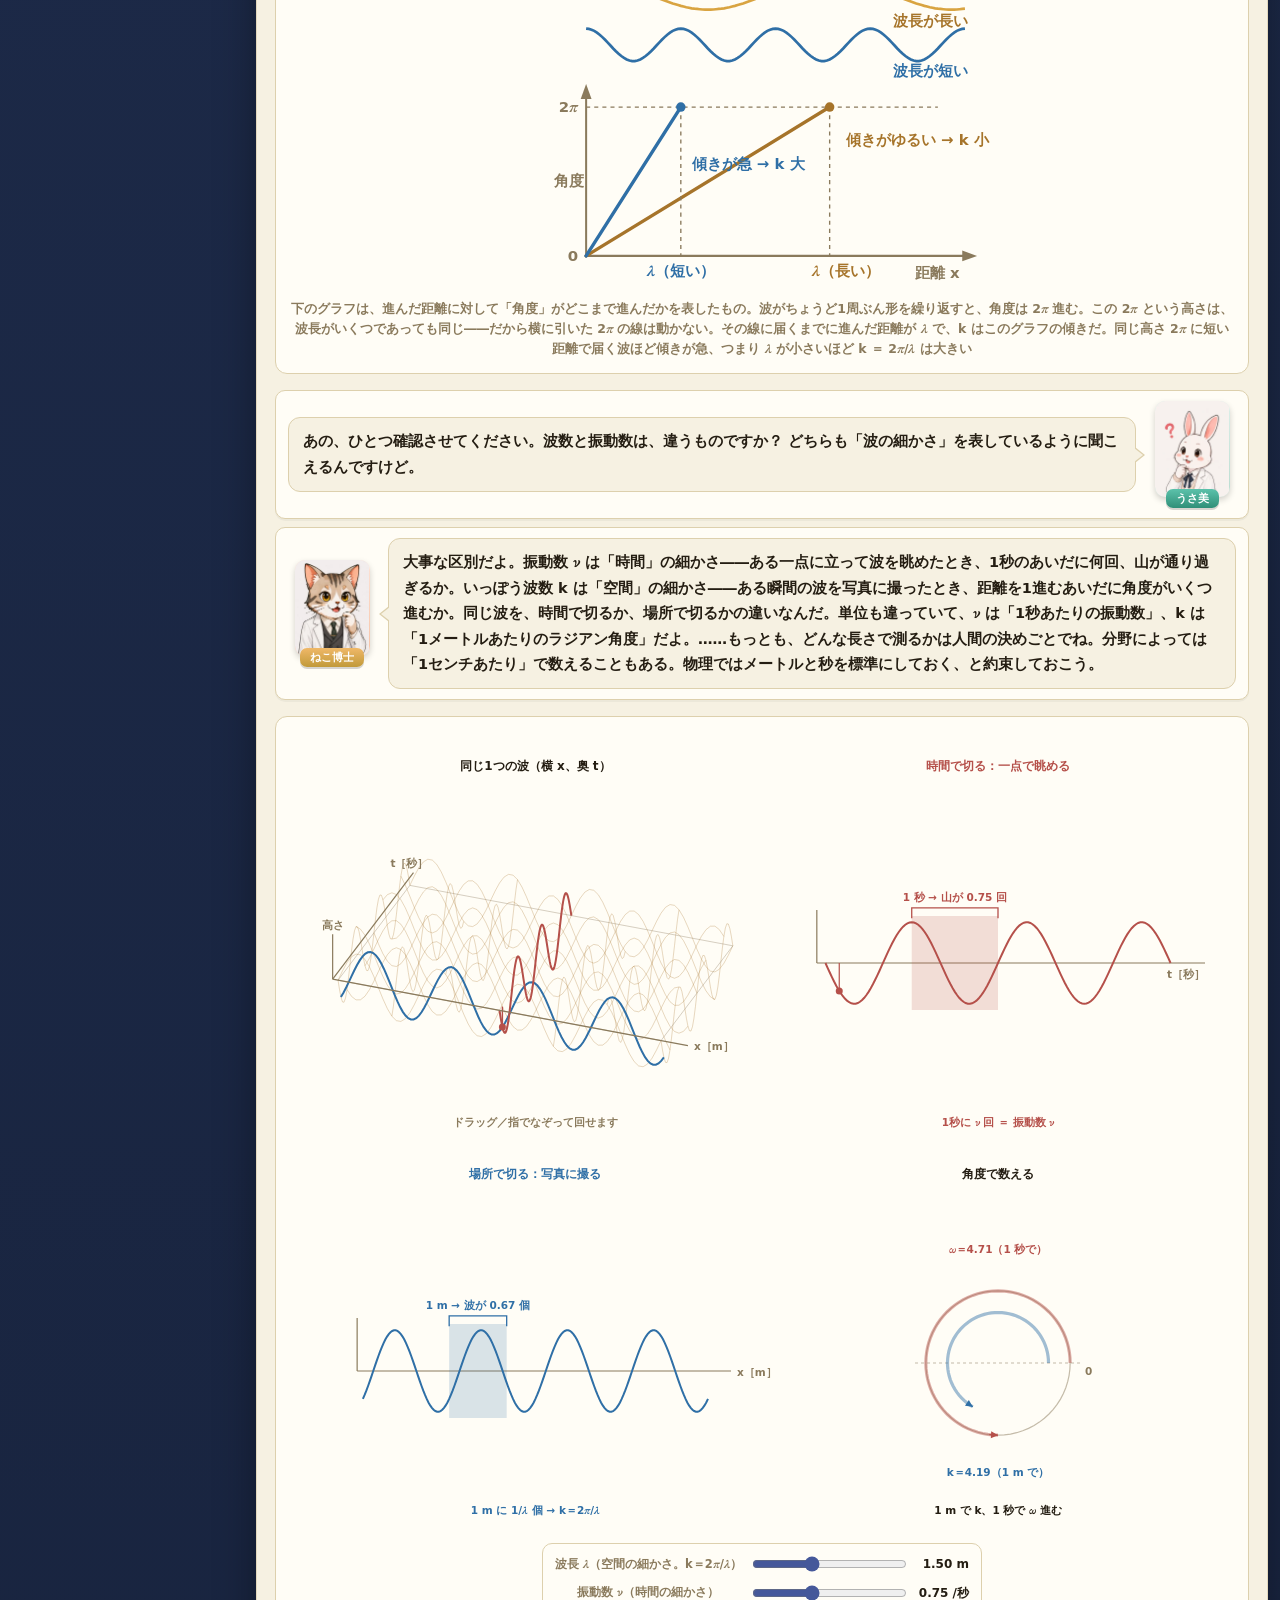
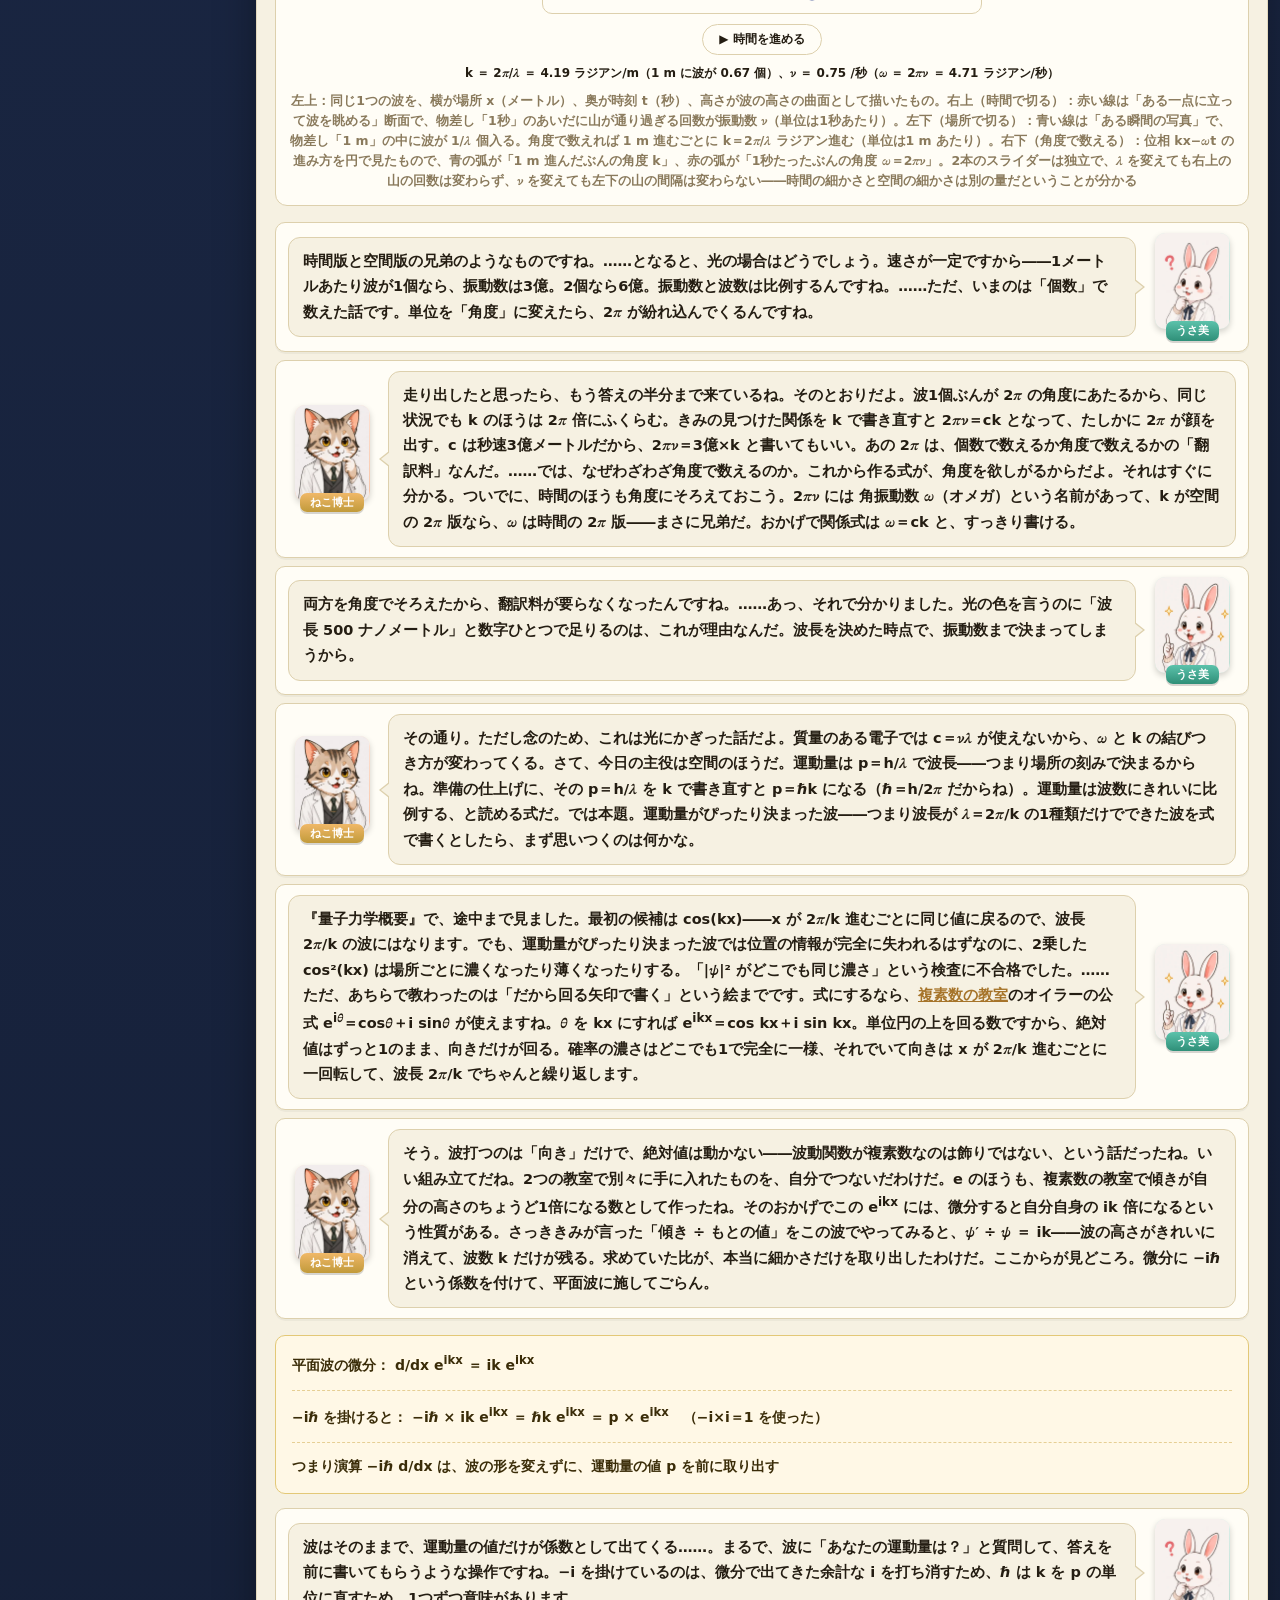
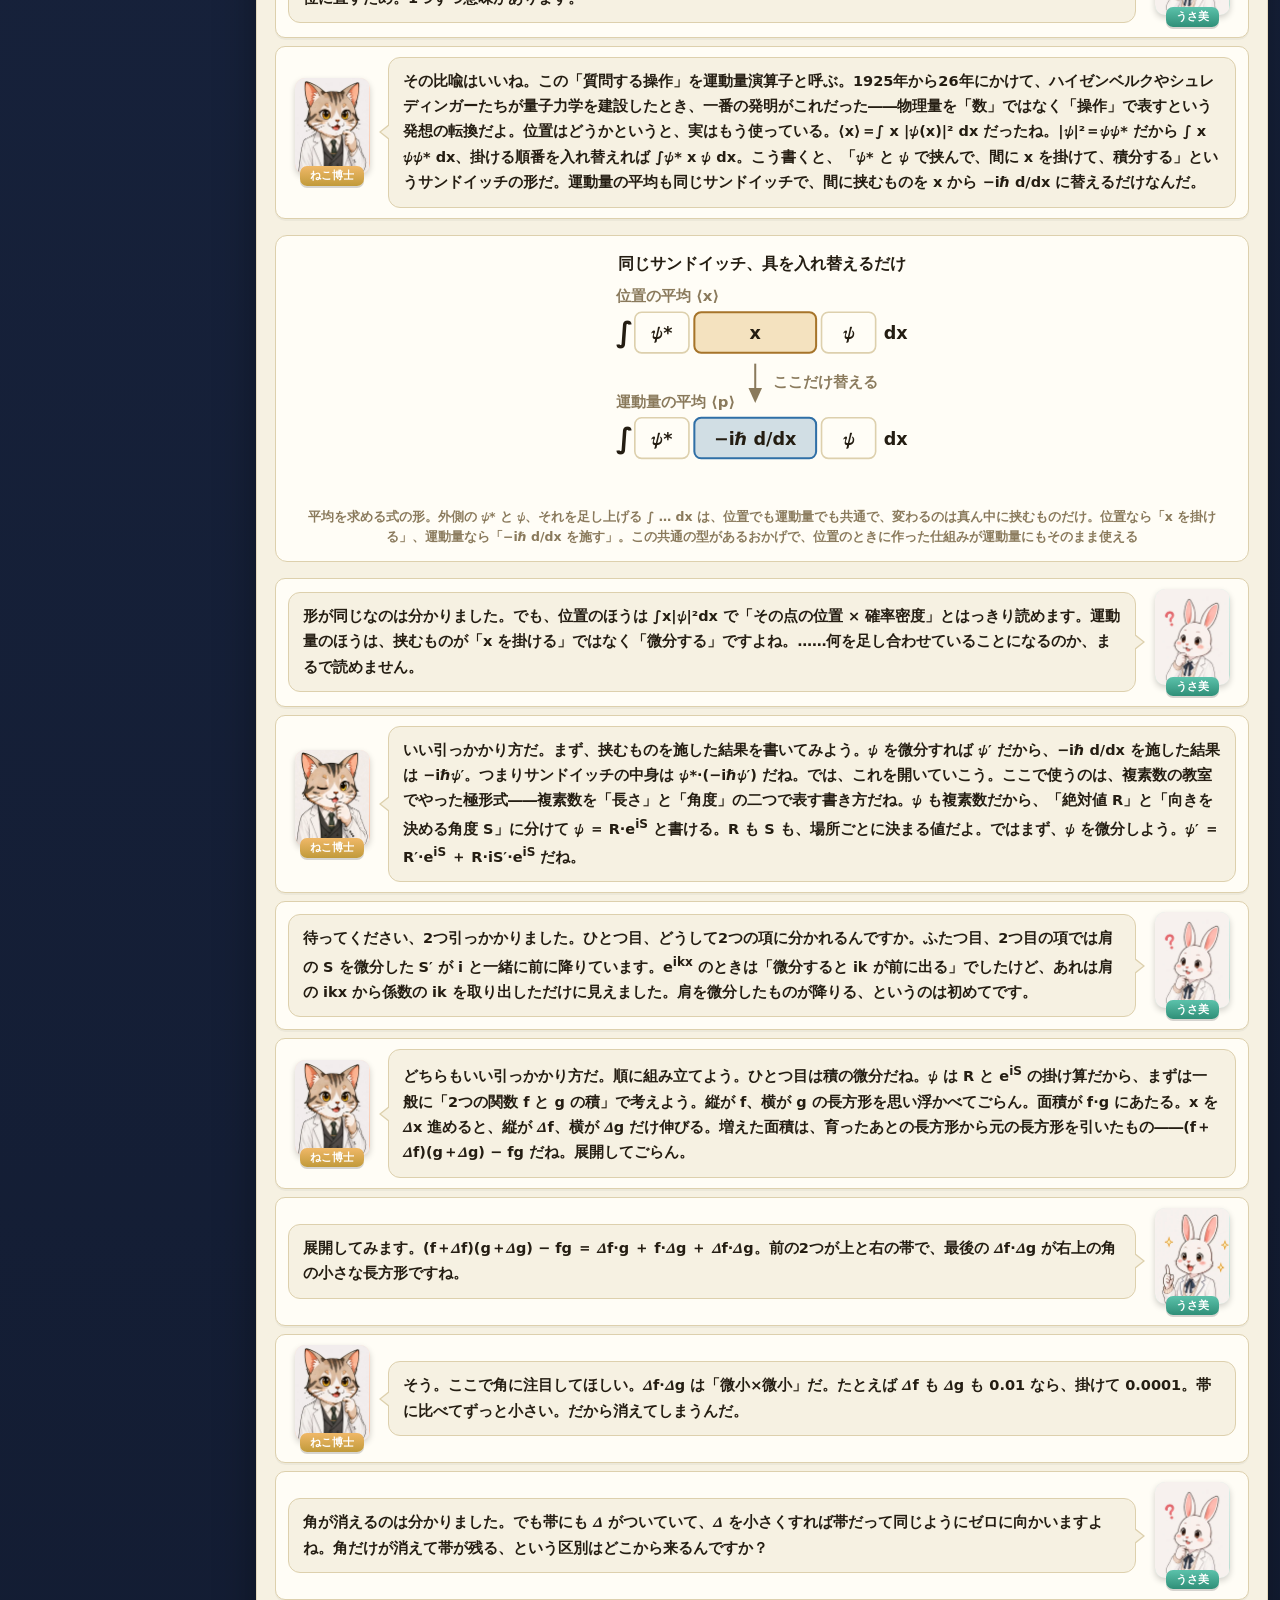
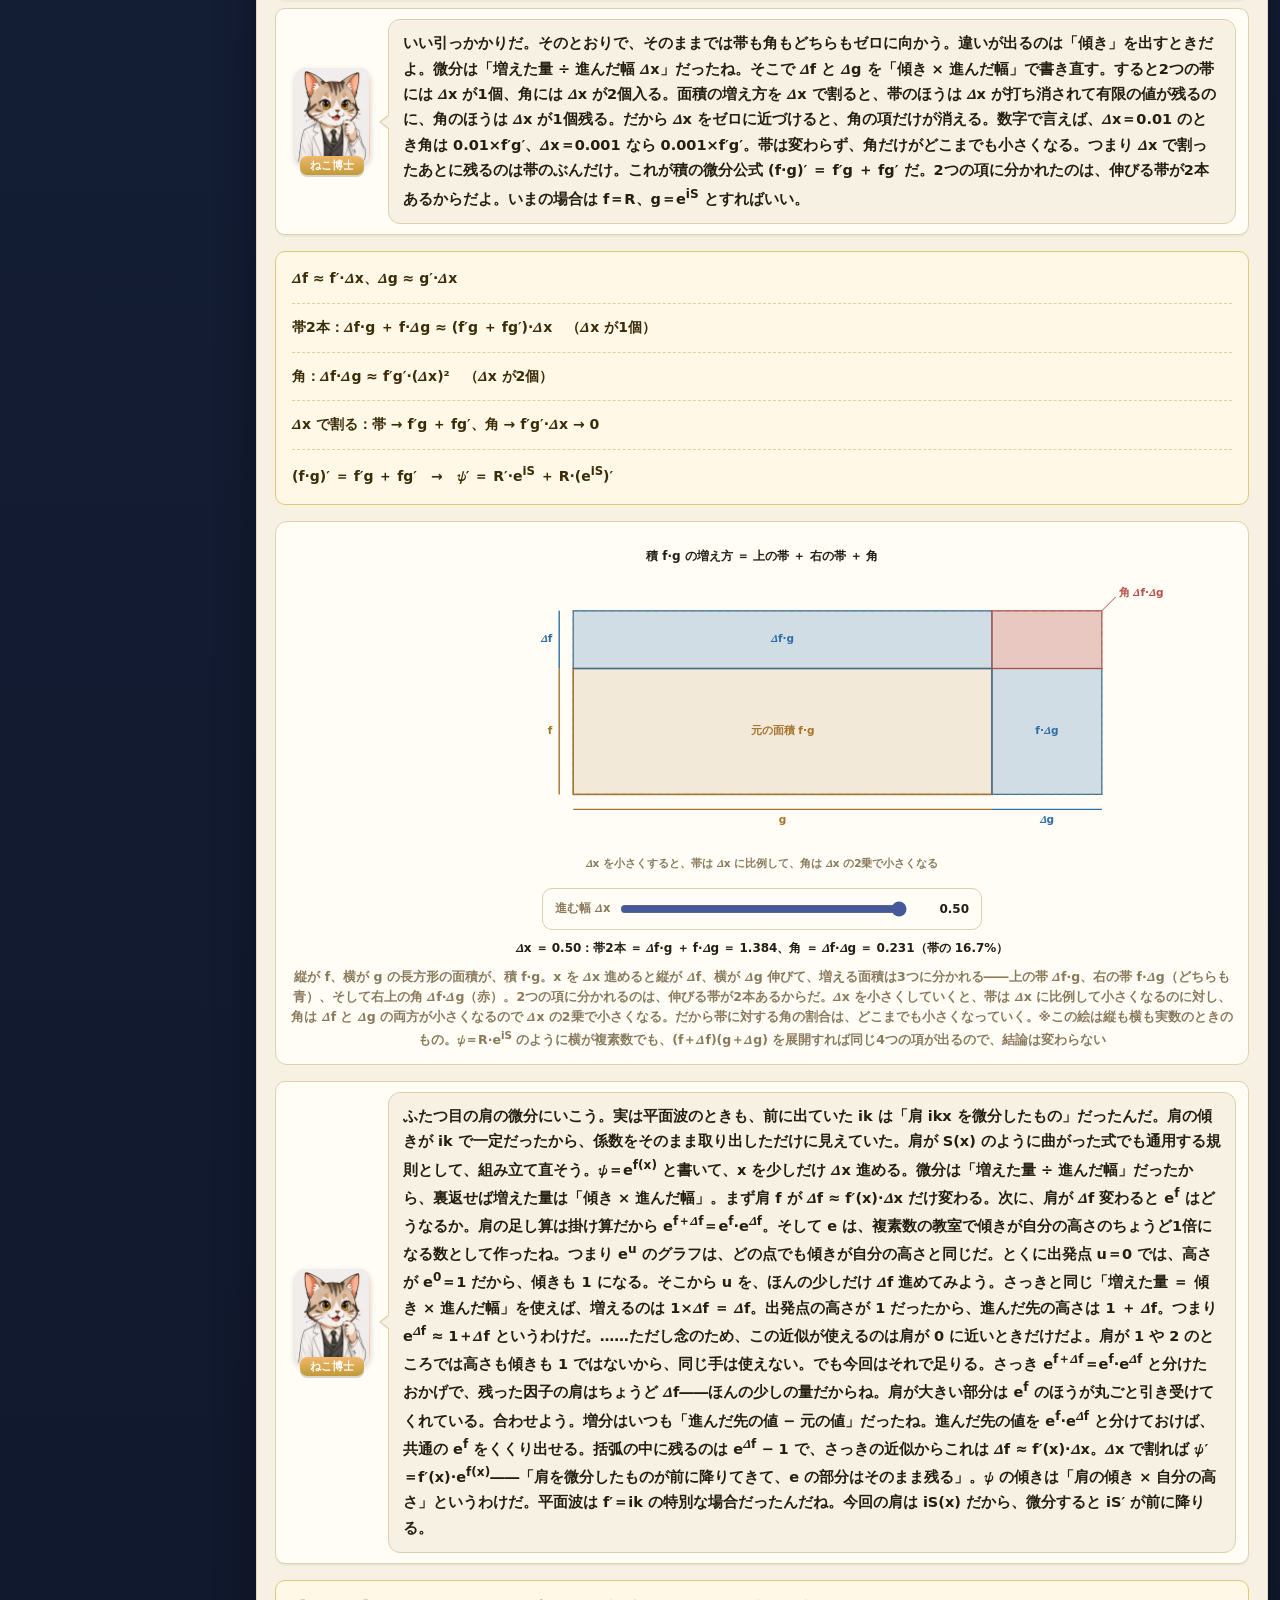
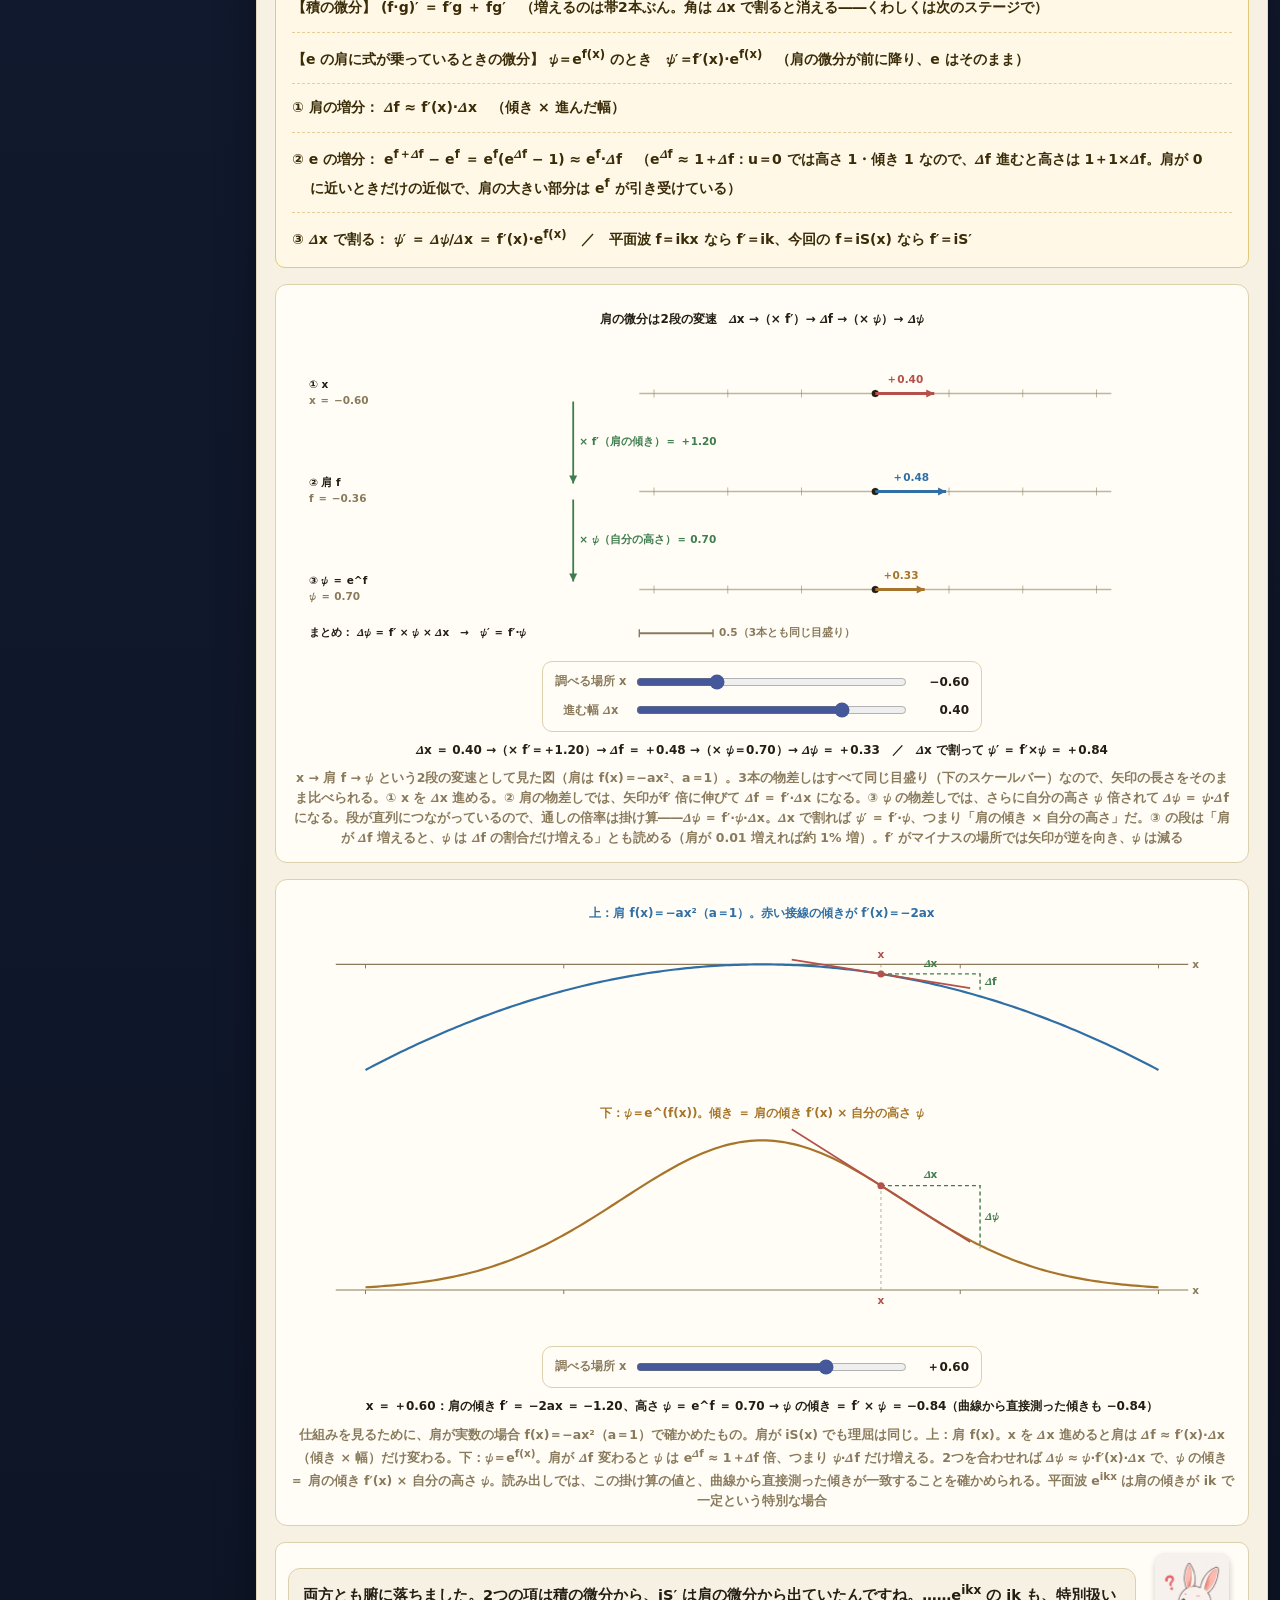
<file: stage3.html>
<!DOCTYPE html>
<html lang="ja">
<head>
<meta charset="UTF-8">
<meta name="viewport" content="width=device-width, initial-scale=1.0">
<meta name="theme-color" content="#1c2947">
<!-- Google tag (gtag.js) -->
<script async src="https://www.googletagmanager.com/gtag/js?id=G-9RTQCP2HXM"></script>
<script>
  window.dataLayer = window.dataLayer || [];
  function gtag(){dataLayer.push(arguments);}
  gtag('js', new Date());
  gtag('config', 'G-9RTQCP2HXM');
</script>
<title>STAGE3 運動量をつかまえる ― 不確定性原理を証明する</title>
<meta name="description" content="運動量は波の細かさに隠れている。波形の傾きを読む「微分」を道具にすると、平面波から運動量 p＝ℏk がそのまま取り出せる。運動量演算子 −iℏ d/dx が発見される瞬間をたどるステージ。">
<link rel="canonical" href="https://quantum-mechanics.habatakijuku.com/kennard-inequality/stage3">
<meta property="og:type" content="article">
<meta property="og:site_name" content="不確定性原理を証明する">
<meta property="og:locale" content="ja_JP">
<meta property="og:title" content="STAGE3 運動量をつかまえる ― 不確定性原理を証明する">
<meta property="og:description" content="波形の傾きを読む「微分」が、運動量の検出器になる瞬間を目撃する。">
<meta property="og:url" content="https://quantum-mechanics.habatakijuku.com/kennard-inequality/stage3">
<meta property="og:image" content="https://quantum-mechanics.habatakijuku.com/kennard-inequality/images/ogp.png">
<meta property="og:image:width" content="1200">
<meta property="og:image:height" content="630">
<meta name="twitter:card" content="summary_large_image">
<link rel="icon" type="image/png" href="images/favicon.png">
<link rel="stylesheet" href="design-system.css">
<style>
  .kq-svg .wave{fill:none;stroke:var(--gold);stroke-width:2}
  .kq-svg .base{stroke:var(--line);stroke-width:1;stroke-dasharray:2 3}
  .kq-svg .label{fill:var(--muted);font-size:11px;font-weight:700}
  .kq-svg .strong{fill:var(--ink);font-size:12px;font-weight:900}
  .kq-svg .axis{stroke:var(--muted);stroke-width:1.5}
  .kq-svg .ah{fill:var(--muted)}
  .kq-svg .tri{stroke:var(--muted);stroke-width:1.5;stroke-dasharray:4 4;fill:none}
  .kq-svg .lineA{stroke:#b5504a;stroke-width:2.5;fill:none;stroke-linecap:round}
  .kq-svg .lineB{stroke:var(--gold);stroke-width:2.5;fill:none;stroke-linecap:round}
  .kq-svg .lbA{fill:#b5504a;font-size:12px;font-weight:900}
  .kq-svg .lbB{fill:var(--gold-dark);font-size:12px;font-weight:900}
  .kq-svg .mhead{fill:var(--muted)}
  .kq-svg .mline{stroke:var(--line);stroke-width:1}
  .kq-svg .ktick{stroke:var(--muted);stroke-width:1;stroke-dasharray:3 3}
  .kq-svg .karr{stroke:var(--muted);stroke-width:1.5}
  .kq-svg .sbox{fill:var(--paper2);stroke:var(--line);stroke-width:1.2;rx:5}
  .kq-svg .sfillA{fill:rgba(217,164,65,.30);stroke:var(--gold-dark);stroke-width:1.5;rx:5}
  .kq-svg .sfillB{fill:rgba(47,111,166,.22);stroke:#2f6fa6;stroke-width:1.5;rx:5}
  .kq-svg .stxt{fill:var(--ink);font-size:13px;font-weight:800}
  .kq-svg .sint{fill:var(--ink);font-size:21px}
  .kq-svg .plocal{fill:none;stroke:#2f6fa6;stroke-width:2}
  .kq-svg .pfill{fill:rgba(217,164,65,.35);stroke:var(--gold-dark);stroke-width:1.8}
  .kq-svg .pop{fill:var(--muted);font-size:17px;font-weight:900}
  .kq-svg .kaxis{stroke:var(--muted);stroke-width:1.5}
  .kq-svg .kwaveB{fill:none;stroke:#2f6fa6;stroke-width:2}
  .kq-svg .klineA{stroke:var(--gold-dark);stroke-width:2.5;fill:none;stroke-linecap:round}
  .kq-svg .klineB{stroke:#2f6fa6;stroke-width:2.5;fill:none;stroke-linecap:round}
  .kq-svg .ktA{fill:var(--gold-dark);font-size:11px;font-weight:900}
  .kq-svg .ktB{fill:#2f6fa6;font-size:11px;font-weight:900}
  .cv-wrap{width:100%}
  #chirp3d,#psiphi3d{display:block;width:100%;height:auto;touch-action:none;cursor:move}
  #nuk3d,#shift3d{display:block;width:100%;height:auto;touch-action:pan-y}
  #chain2d,#prod2d,#gear2d{display:block;width:100%;height:auto}
  .sim-ctrl{display:grid;grid-template-columns:auto minmax(0,1fr) auto;gap:8px 10px;align-items:center;
    max-width:440px;margin:12px auto 0;padding:10px 12px;border:1px solid var(--line);border-radius:10px;background:var(--paper2)}
  .sim-ctrl label{font-size:11.5px;font-weight:800;color:var(--muted);white-space:nowrap}
  .sim-ctrl input[type=range]{width:100%;accent-color:#45589a}
  .sim-ctrl .val{font-size:12px;font-weight:900;color:var(--ink);font-variant-numeric:tabular-nums;min-width:52px;text-align:right}
  @media (max-width:560px){
    .sim-ctrl{grid-template-columns:minmax(0,1fr) auto}
    .sim-ctrl label{grid-column:1 / -1;white-space:normal}
  }
  .sim-play{display:block;margin:10px auto 0;padding:6px 16px;border:1px solid var(--line);border-radius:999px;background:var(--paper2);color:var(--ink);font-size:12px;font-weight:800;cursor:pointer}
  .sim-play:hover{background:#fff}
  .readout{display:flex;flex-wrap:wrap;gap:4px 16px;justify-content:center;margin-top:8px;font-size:12px;font-weight:700;color:var(--ink)}
  .readout .sub{flex-basis:100%;text-align:center;color:var(--muted);font-weight:700}
</style>
</head>
<body>
<div class="app-shell side-collapsed" id="app-shell">
  <header class="game-header">
    <div class="brand">
      <div class="brand-title"><a class="head-reset home-badge" href="index.html" title="トップへ" aria-label="トップへ">📐</a> <span>不確定性原理を証明する</span></div>
      <div class="brand-sub">STAGE 3 ― 運動量をつかまえる ―</div>
    </div>
    <div class="head-progress-wrap">
      <div class="head-progress-label" id="progress-label">クリア 0 / 7</div>
      <div class="head-progress" role="progressbar" aria-label="クリア済みステージ数" aria-valuemin="0" aria-valuemax="7" aria-valuenow="0"><div class="head-progress-fill" id="progress-fill" style="width:0%"></div></div>
    </div>
    <div class="header-actions">
      <a class="head-reset" href="https://quantum-mechanics.habatakijuku.com/" title="量子力学、冒険の書（シリーズマップ）へ">🗺️ マップ</a>
      <button class="head-reset" id="btn-reset-all">🔄 最初から</button>
      <button class="head-reset" id="head-nav-toggle" title="ステージ一覧の表示切替">☰ ナビ</button>
    </div>
  </header>

  <div class="game-layout">
    <div class="side-backdrop" id="side-backdrop"></div>
    <aside class="side-panel">
      <div class="side-head">
        <button class="side-toggle" id="sidebar-toggle" title="ステージ一覧の表示切替" aria-label="ステージ一覧の表示切替">☰</button>
        <span class="side-head-text">📚 ステージ一覧</span>
      </div>
      <div class="side-list" id="side-list"></div>
    </aside>

    <main class="main-area">
      <div class="chapter-head">
        <span class="chapter-badge">STAGE 3</span><h1 class="chapter-title">運動量をつかまえる</h1>
        <div class="chapter-sub">微分という検出器</div>
      </div>

      <div class="mission-box">
        <div class="mission-label">🎯 ミッション</div>
        <div class="mission-text">微分を「傾きを読む道具」として手に入れ、運動量が −iℏ d/dx という演算で波から取り出せる理由を説明できるようになろう。</div>
        <span class="mission-status" id="mission-status">未達成</span>
      </div>

      <div class="dialogue-scene">
        <div class="dialog-row right">
          <div class="dialog-character">
            <div class="dialog-avatar student"><img src="images/rabbit.webp" width="300" height="386" alt=""></div>
            <div class="dialog-name student">うさ美</div>
          </div>
          <div class="dialog-bubble">前のステージの宿題からですね。|ψ|² のグラフには位置の確率しか写っていないのに、運動量のばらつき Δp をどう計算するのか。……手がかりは、あの式しか思い当たりません。p＝h/λ。運動量は波長で決まる。ということは、運動量の情報は「波の細かさ」に隠れているはずです。</div>
        </div>
        <div class="dialog-row">
          <div class="dialog-character">
            <div class="dialog-avatar mentor"><img src="images/cat.webp" width="300" height="386" alt=""></div>
            <div class="dialog-name mentor">ねこ博士</div>
          </div>
          <div class="dialog-bubble">その手がかりで合っているよ。p＝h/λ――波長と運動量をつなぐこの辞書は、<a href="https://quantum-mechanics.habatakijuku.com/general/" target="_blank" rel="noopener" style="color:var(--gold-dark);text-decoration:underline">『量子力学概要』</a>でド・ブロイの賭けとして出会ったものだったね。この旅でも土台になる式だから、先へ進む前に、どう組み立てられたのかを整理し直しておこう。</div>
        </div>
        <div class="dialog-row right">
          <div class="dialog-character">
            <div class="dialog-avatar student"><img src="images/rabbitThink.webp" width="300" height="386" alt=""></div>
            <div class="dialog-name student">うさ美</div>
          </div>
          <div class="dialog-bubble">はい。出発点は光子でした。光電効果で確立した <strong>E＝hν</strong> と、光が運ぶ運動量の式 <strong>p＝E/c</strong>。同じ光子について2本を組み合わせると p＝hν/c、波の基本式 c＝νλ を代入すると ν が約分されて、<strong>p＝h/λ</strong>。光子については、仮定を足さずに導出できる式でした。そして1924年、ド・ブロイがこの式を<strong>質量のある電子にも要求した</strong>んでしたよね。質量があると導出の足場 p＝E/c は使えないのに、結論の関係だけは光と物質に共通のはずだ、という賭け。3年後、電子の回折の実験で本当に波が見つかって、賭けは当たった。……ですから、安心して使えます。</div>
        </div>
        <div class="dialog-row">
          <div class="dialog-character">
            <div class="dialog-avatar mentor"><img src="images/catThink.webp" width="300" height="386" alt=""></div>
            <div class="dialog-name mentor">ねこ博士</div>
          </div>
          <div class="dialog-bubble">土台は固まったね。では、いよいよ Δp を計算する式を作りにかかろう。今日の主役の道具は、<strong>微分</strong>だよ。『量子力学概要』でも、方程式の中の ∂ψ/∂x として顔を出したね。ここでは要になるから、正体をきちんと確かめておこう。「グラフの<strong>ある点での傾き</strong>を読む」道具なんだ。曲線でも、1点のまわりをどんどん拡大していけば、ほとんどまっすぐな線に見えてくる。そのまっすぐな線の傾きが、その点での微分の値。関数 ψ(x) の各点での傾きを並べたものを dψ/dx と書く（『量子力学概要』で dE/dv と書いたのと同じ記号だ）。もっと短く、右肩に小さな点を付けて <strong>ψ′(x)</strong> とも書く。この ′ は「<strong>プライム</strong>」と読み、「もとの関数を微分したもの」という印だ。どんな関数にも使えて、f を微分したものは f′、それをもう一度微分したものは f″（2つ付ける）と書く。この旅ではこちらの短い書き方をよく使うよ。きみは「速さ＝距離÷時間」を知っているね。あれは実は、位置のグラフの<strong>傾き</strong>を読んでいるんだ。グラフが急なほど、短い時間で大きく進む――つまり速い。微分は「変化の速さを読む道具」と言ってもいい。</div>
        </div>
      </div>

      <div class="diagram-box">
        <svg class="kq-svg" viewBox="0 0 320 205" width="100%" role="img" aria-label="位置と時間のグラフ。急な直線は同じ時間で大きく進むので速く、なだらかな直線は少ししか進まないので遅い。傾きが速さを表すことを示す図">
          <line class="axis" x1="40" y1="185" x2="40" y2="22"></line>
          <polygon class="ah" points="40,12 35,24 45,24"></polygon>
          <line class="axis" x1="40" y1="185" x2="298" y2="185"></line>
          <polygon class="ah" points="308,185 296,180 296,190"></polygon>
          <text class="label" x="8" y="32">位置</text>
          <text class="label" x="278" y="201">時間</text>
          <text class="strong" x="70" y="16">グラフの傾き ＝ 速さ</text>
          <line class="lineA" x1="40" y1="185" x2="150" y2="45"></line>
          <line class="lineB" x1="40" y1="185" x2="295" y2="130"></line>
          <text class="lbA" x="128" y="34">速い</text>
          <text class="lbB" x="268" y="118">遅い</text>
          <polyline class="tri" points="75,140.5 115,140.5 115,89.5"></polyline>
          <text class="label" x="72" y="156">同じ時間</text>
          <text class="label" x="121" y="118">大きく進む</text>
          <polyline class="tri" points="180,154.8 220,154.8 220,146.2"></polyline>
          <text class="label" x="177" y="171">同じ時間</text>
          <text class="label" x="226" y="143">少しだけ進む</text>
        </svg>
        <div class="diagram-caption">位置と時間のグラフ。同じ時間ぶん（横の幅）に対して、どれだけ進んだか（縦の伸び）の割合が「傾き」。急な線ほど速く、なだらかな線ほど遅い。この傾きを1点ごとに読み出す道具が微分だ</div>
      </div>

      <div class="dialogue-scene">
        <div class="dialog-row right">
          <div class="dialog-character">
            <div class="dialog-avatar student"><img src="images/rabbitThink.webp" width="300" height="386" alt=""></div>
            <div class="dialog-name student">うさ美</div>
          </div>
          <div class="dialog-bubble">傾きを読む道具、ですか。……<strong>波長さえ測れば p＝h/λ で運動量は出る</strong>はずですよね。なぜわざわざ微分なんて道具を持ち出す必要があるんでしょう。</div>
        </div>
        <div class="dialog-row">
          <div class="dialog-character">
            <div class="dialog-avatar mentor"><img src="images/cat.webp" width="300" height="386" alt=""></div>
            <div class="dialog-name mentor">ねこ博士</div>
          </div>
          <div class="dialog-bubble">その疑問こそ、この道具が存在する理由そのものだよ。きみの言うとおり、<strong>波長が1つにはっきり決まった波</strong>なら、λ を読んで p＝h/λ で終わりだ。微分なんて要らない。……ところで、そういう波は、どんな姿をしていたかな。</div>
        </div>
        <div class="dialog-row right">
          <div class="dialog-character">
            <div class="dialog-avatar student"><img src="images/rabbitThink.webp" width="300" height="386" alt=""></div>
            <div class="dialog-name student">うさ美</div>
          </div>
          <div class="dialog-bubble">……あっ。同じ形がどこまでも続く波、<strong>位置がまったく決まらない波</strong>です。運動量を確定させると位置が完全に不定になる、あの話。逆に言えば、位置がある程度でも決まっている波は、いろいろな波長を混ぜて作るしかない。混ざっているということは……その波に「きみの波長は？」と聞いても、<strong>答えが1つに決まらない</strong>。λ という記号を、式に書くことすらできないんですね。</div>
        </div>
        <div class="dialog-row">
          <div class="dialog-character">
            <div class="dialog-avatar mentor"><img src="images/cat.webp" width="300" height="386" alt=""></div>
            <div class="dialog-name mentor">ねこ博士</div>
          </div>
          <div class="dialog-bubble">そこだよ。「波長を測って代入する」やり方は、<strong>きれいな平面波1本にしか通用しない</strong>んだ。ところが私たちが Δp を計算したい相手は、平面波ではなく<strong>あらゆる形の ψ</strong>だ。だから必要なのは、どんな形の波にも機械的に施せて、波長が1つに決まる波に対してだけは正しく p を返してくれる、そういう<strong>装置</strong>なんだよ。しかも ⟨x⟩ のときと同じ ∫ … dx の形に収めたいから、その装置は<strong>各点ごとに答えを返す</strong>ものでなければならない。波長のように、離れた2点を見比べてやっと分かる量では、積分の中身に書けないからね。</div>
        </div>
        <div class="dialog-row right">
          <div class="dialog-character">
            <div class="dialog-avatar student"><img src="images/rabbitThink.webp" width="300" height="386" alt=""></div>
            <div class="dialog-name student">うさ美</div>
          </div>
          <div class="dialog-bubble">待ってください、その前にひとつ。<strong>いくつもの波長を混ぜて作った波の運動量は、結局いくつになるんですか？</strong> 「答えが1つに決まらない」で終わりでは、Δp を計算するどころではない気がします。</div>
        </div>
        <div class="dialog-row">
          <div class="dialog-character">
            <div class="dialog-avatar mentor"><img src="images/cat.webp" width="300" height="386" alt=""></div>
            <div class="dialog-name mentor">ねこ博士</div>
          </div>
          <div class="dialog-bubble">いい踏み込みだ。答えは――<strong>位置のときとまったく同じ</strong>だよ。混ぜて作った波の運動量は、ひとつの数には決まらない。その波の運動量を測ると、<strong>混ぜた材料の波長のどれか</strong>に対応する値が出てくる。どれが出るかは測ってみるまで分からなくて、<strong>濃く混ぜた波長ほど出やすい</strong>。位置のときに |ψ|² が「その場所で見つかる確率の濃さ」だったのと、そっくり同じ構図なんだ。</div>
        </div>
        <div class="dialog-row right">
          <div class="dialog-character">
            <div class="dialog-avatar student"><img src="images/rabbit.webp" width="300" height="386" alt=""></div>
            <div class="dialog-name student">うさ美</div>
          </div>
          <div class="dialog-bubble">それなら、⟨x⟩ が位置の平均だったのと同じように、運動量にも平均 ⟨p⟩ が考えられますね。<strong>測るたびに出る値を、混ぜた濃さで重みをつけて平らにならした値</strong>。……あっ、ということは Δp も同じです。<strong>Δp は「出てくる値がどれくらいばらつくか」</strong>――混ぜ方が偏っていて1つの波長がほとんどを占めていれば Δp は小さく、たくさんの波長を平等に混ぜていれば Δp は大きい。</div>
        </div>
        <div class="dialog-row">
          <div class="dialog-character">
            <div class="dialog-avatar mentor"><img src="images/cat.webp" width="300" height="386" alt=""></div>
            <div class="dialog-name mentor">ねこ博士</div>
          </div>
          <div class="dialog-bubble">そのとおり。ここで、いま私たちが追いかけている式の正体が少し見えてくるね。<strong>Δx は「ψ がどれだけ広がっているか」、Δp は「波長をどれだけ混ぜたか」</strong>。この2つは無関係ではいられない。ψ を狭い範囲に閉じ込めようとすれば、たくさんの波長を混ぜないと形が作れないからね。Δx·Δp ≥ ℏ/2 という式は、その<strong>「広がり」と「混ぜ具合」のせめぎ合い</strong>を書いたものなんだよ。片方を押し下げればもう片方が必ず持ち上がる、シーソーのような関係だ。</div>
        </div>
        <div class="dialog-row right">
          <div class="dialog-character">
            <div class="dialog-avatar student"><img src="images/rabbitThink.webp" width="300" height="386" alt=""></div>
            <div class="dialog-name student">うさ美</div>
          </div>
          <div class="dialog-bubble">その「どの波長をどれだけ濃く混ぜたか」という分布、位置のときに描いた |ψ|² の山と同じ役目に聞こえます。どの値が出やすいかを表す山。……ということは、位置に ψ(x) があったように、<strong>運動量のほうにも波動関数のようなものがある</strong>んですか？</div>
        </div>
        <div class="dialog-row">
          <div class="dialog-character">
            <div class="dialog-avatar mentor"><img src="images/cat.webp" width="300" height="386" alt=""></div>
            <div class="dialog-name mentor">ねこ博士</div>
          </div>
          <div class="dialog-bubble">あるよ。ふつう <strong>φ(p)</strong>（ファイ）と書いて、<strong>|φ(p)|² が運動量の確率の濃さ</strong>を表す。ψ(x) と完全に対をなす相棒だ。ただし ψ に p を代入したものではなくて、まったく別の関数でね。ψ(x) が「どの場所にどれだけいるか」を、φ(p) が「<strong>どの運動量の波をどれだけ混ぜたか</strong>」を語っている。……いままで「どの波長を混ぜたか」と言ってきたものと、中身は同じだよ。波長と運動量は p＝h/λ で<strong>1対1に翻訳できる</strong>から、「波長 λ の波をどれだけ混ぜたか」と言っても「運動量 p の波をどれだけ混ぜたか」と言っても、指している中身は変わらない。横軸を波長にとって φ(λ) と書くこともできるんだ。ただ、私たちが幅を測りたいのは <strong>Δp</strong>――運動量のばらつきのほうだからね。最初から運動量を横軸にとって φ(p) と書いておけば、山の幅がそのまま Δp になる。<strong>同じ状態を、場所の言葉で書くか、運動量の言葉で書くかの違い</strong>なんだ。そしてここが大事なところ。<strong>Δx が |ψ(x)|² の広がりだったように、Δp の本当の意味は「|φ(p)|² の広がり」</strong>なんだ。2つは完全に対等で、証明したい Δx·Δp ≥ ℏ/2 は「<strong>ψ と φ の両方を同時に細くはできない</strong>」と言い換えられる。</div>
        </div>
      </div>

      <div class="diagram-box">
        <div class="cv-wrap"><canvas id="psiphi3d" role="img" aria-label="同じ状態を場所の言葉と運動量の言葉で描いた3D図。上段はガウス波束 ψ(x) の針の列で、足元に |ψ(x)|² の山とその幅 Δx。下段は同じ状態の運動量版 φ(p) の針の列（こちらも複素数）で、足元に |φ(p)|² の山とその幅 Δp。スライダーで Δx を細くすると Δp が太り、積 Δx·Δp は常に ℏ/2。中心の運動量 p₀ を変えると ψ の針の巻きと φ の山の位置が動き、中心の位置 x₀ を変えると φ の針の巻きと ψ の山の位置が動く。ドラッグで視点を回せる"></canvas></div>
        <div class="sim-ctrl">
          <label for="pp-dx">ψ の山の幅 Δx</label>
          <input type="range" id="pp-dx" min="0.4" max="2.5" step="0.01" value="1" aria-label="位置の広がり Δx">
          <span class="val" id="pp-dxv">1.00</span>
          <label for="pp-p0">混ぜる波の中心の運動量 p₀</label>
          <input type="range" id="pp-p0" min="-2" max="2" step="0.01" value="1" aria-label="中心の運動量 p₀">
          <span class="val" id="pp-p0v">＋1.00</span>
          <label for="pp-x0">波束の中心の位置 x₀</label>
          <input type="range" id="pp-x0" min="-4" max="4" step="0.01" value="0" aria-label="波束の中心の位置 x₀">
          <span class="val" id="pp-x0v">＋0.00</span>
        </div>
        <div class="readout"><span id="pp-out">Δx ＝ 1.00、Δp ＝ 0.50、Δx·Δp ＝ 0.500 ＝ ℏ/2（ℏ＝1 の単位。ガウス波束は等号ぴったり）</span><span class="sub">🖱️ ドラッグ（スマホは指でなぞる）で視点を回せます</span></div>
        <div class="diagram-caption">上段は<strong>場所の言葉</strong> ψ(x)。針の列（高さ＝実部、手前＝虚部）で、足元の赤い山が |ψ(x)|²、その幅が <strong>Δx</strong>。下段は同じ状態を<strong>運動量の言葉</strong>で書いた φ(p)（波長の言葉で書くのと同じこと。p＝h/λ で翻訳できる）。<strong>φ(p) も ψ と同じく複素数</strong>なので針の列で描いてあり、足元の青い山 |φ(p)|² が「運動量 p の平面波をどれだけ混ぜたか」、その幅が <strong>Δp</strong>。Δx を細くすると、細い山を作るのに多くの波長が要るので Δp が太り、積 Δx·Δp はいつも ≥ℏ/2――<strong>両方を同時に細くはできない</strong>。p₀ を動かすと ψ の針の巻き（波長）が変わって φ の山が横へ動くが、|ψ(x)|² の山はまったく変わらない。逆に x₀ を動かすと ψ の山が横へ動き、今度は φ の針がねじれる（位相 e<sup>−ipx₀/ℏ</sup> が付く）が、|φ(p)|² の山は動かない。理由はどちらも同じで、運動量 p の平面波は波長 λ＝h/p で針が1回転（2π）する列だから、x が 1 進むごとに角度は 2π/λ＝p/ℏ 進む――式で書けば e<sup>ipx/ℏ</sup>（この図は ℏ＝1 の単位で描いてあるので、目盛りの p がそのまま「1 進むごとの角度」になる）。混ぜる波を全部 p₀ ぶん高いものに替えれば ψ 全体に e<sup>ip₀x/ℏ</sup> のねじれが付き、波束を x₀ ずらす（x→x−x₀）と各成分の係数が角度 −px₀/ℏ だけ回って、p に比例したねじれが φ に付く。<strong>片方の言葉での「ずらし」は、もう片方の言葉では「ねじり」として記録される</strong>。φ(p) が「ψ に p を代入したもの」ではなく、ψ と対等な別の複素数の関数だということが見て取れる</div>
      </div>

      <div class="dialogue-scene">
        <div class="dialog-row right">
          <div class="dialog-character">
            <div class="dialog-avatar student"><img src="images/rabbitThink.webp" width="300" height="386" alt=""></div>
            <div class="dialog-name student">うさ美</div>
          </div>
          <div class="dialog-bubble">同じ状態の二通りの書き方、というのは分かります。でも φ が「ψ に p を代入したもの」ではないなら、ψ を動かしたとき φ がどう変わるのか、想像がつきません。たとえば波束をそっくり<strong>右へ 1 m ずらした</strong>ら、配合表 φ はどうなるんですか？</div>
        </div>
        <div class="dialog-row">
          <div class="dialog-character">
            <div class="dialog-avatar mentor"><img src="images/cat.webp" width="300" height="386" alt=""></div>
            <div class="dialog-name mentor">ねこ博士</div>
          </div>
          <div class="dialog-bubble">一点を例にとって追ってみよう。φ の中身は「波長 λ の波を、係数 φ(p) の分だけ混ぜる」という配合表で、p＝h/λ だったね。『量子力学概要』で見たとおり、波長 λ の複素数の波は<strong>場所が進むごとに角度が進む針の列</strong>で、1 m 進むごとに 2π/λ ラジアン回る。そこで、混ぜる成分のうち<strong>「1 m ごとに 2 ラジアン回る波」</strong>（λ＝π m の成分）だけを見よう。針は x＝0 で角度 0、x＝1 で 2、x＝2 で 4、と進む。さて、波束を右へ 1 m ずらすというのは、混ぜているすべての成分を右へ 1 m ずらすことだ。この成分を右へ 1 m ずらすと、x＝1 で角度 0、x＝2 で 2 になる――つまり<strong>元の針の列を、そっくり −2 ラジアン回したもの</strong>と同じだ。波そのものは取り替えず、この成分の<strong>係数 φ(p) が −2 ラジアン回った</strong>だけ、と言ってもいい。同じことを「1 m ごとに 4 ラジアン回る成分」でやれば −4 ラジアン、6 ラジアンの成分なら −6 ラジアン。細かい波ほど、1 m ずらすのに大きく巻き戻す必要があるからだ。</div>
        </div>
      </div>

      <div class="diagram-box">
        <div class="cv-wrap"><canvas id="shift3d" role="img" aria-label="4パネルの図。左列は波束を作る成分の波を針の列で描いたもので、上が1 mごとに2ラジアン回る成分、下が4ラジアン回る成分。薄い金色が元の波、青が右へ x₀ ずらした後の波で、ずらした後は x＝x₀ で角度が0になる。右列はそれぞれの成分の係数 φ(p) の針で、ずらした後は −2×x₀、−4×x₀ ラジアンだけ回っている。下段は上の2つの成分だけを足した波で、薄い金色が元、青が2つの係数を回した後。係数を回しただけで足した波は形を変えずに右へ x₀ 動き、足元の |ψ|² の山も一緒に動く。スライダーでずらす距離 x₀ を変えられる。ドラッグで左列と下段の視点を回せる"></canvas></div>
        <div class="sim-ctrl">
          <label for="sh-x0">波束を右へずらす距離 x₀</label>
          <input type="range" id="sh-x0" min="0" max="2" step="0.05" value="1" aria-label="ずらす距離 x₀">
          <span class="val" id="sh-x0v">1.00 m</span>
        </div>
        <div class="readout"><span id="sh-out">右へ 1.00 m ずらす → 2 ラジアン/m の成分の係数は −2.00 ラジアン、4 ラジアン/m の成分は −4.00 ラジアン回る（回る角度 ＝ −(1 m あたりの回転角)×x₀ で、細かい波ほど大きい）</span></div>
        <div class="diagram-caption"><strong>左列</strong>：波束を作っている成分の波を1本ずつ取り出したもの（上：1 m ごとに 2 ラジアン回る波、下：4 ラジアン回る細かい波）。薄い金色が元の波で、x＝0 で角度 0。青が波束ごと右へ x₀ ずらした後の波で、角度 0 の場所が x＝x₀ に移っている。これは<strong>元の針の列をそっくり −(1 m あたりの回転角)×x₀ だけ回したもの</strong>と同じ形。<strong>右列</strong>：だから配合表の側では、波を取り替えずに、その成分の<strong>係数 φ(p) の針を同じ角度だけ回す</strong>ことになる。2 ラジアン/m の成分は −2×x₀、4 ラジアン/m の成分は −4×x₀――細かい波（p が大きい成分）ほど大きく回る。この「p に比例した回転」が、p を横軸に並べた φ の針の<strong>ねじれ</strong>の正体。<strong>下段</strong>：上の2つの成分だけを足した波。2つの針がそろう場所（元は x＝0）に山ができ、係数を −2x₀ と −4x₀ 回すと、そろう場所が x＝x₀ へ移って<strong>足した波は形を変えずに右へ x₀ 動く</strong>（足元の |ψ|² の山も一緒に動く）。成分が何本あっても同じことで、混ぜる量は何ひとつ変えていないので |φ|² は元のまま――「ψ をずらす」と「φ をねじる」が同じことだと分かる</div>
      </div>

      <div class="dialogue-scene">
        <div class="dialog-row right">
          <div class="dialog-character">
            <div class="dialog-avatar student"><img src="images/rabbitThink.webp" width="300" height="386" alt=""></div>
            <div class="dialog-name student">うさ美</div>
          </div>
          <div class="dialog-bubble">混ぜる量は一切変えずに、成分ごとに係数を回すだけ……。しかも回す角度が「1 m あたりの回転角 × 1 m」だから、p に比例して大きくなる。p を横軸に並べた φ の針を眺めると、p が増えるほど余分に回っていく――<strong>φ の針がねじれる</strong>んですね。長さは変わらないから |φ|² の山は動かない。……ということは、逆もあるはずです。今度は混ぜる波を全部、<strong>1 m あたりの回転角が 1 ラジアン大きいもの</strong>に取り替えたら――つまり運動量をそろって上げたら――x＝3 の一点に立って見ると、どの成分の針も共通に 1×3＝3 ラジアン余分に回る。x＝4 なら 4 ラジアン。全部の成分が同じだけ回るなら、足した ψ の針もそっくり同じだけ回って、長さは変わらない。ψ の針が x 方向にねじれて、|ψ|² の山は動かない。</div>
        </div>
        <div class="dialog-row">
          <div class="dialog-character">
            <div class="dialog-avatar mentor"><img src="images/cat.webp" width="300" height="386" alt=""></div>
            <div class="dialog-name mentor">ねこ博士</div>
          </div>
          <div class="dialog-bubble">その通り。針の角度は「1 m あたりの回転角 × 場所」という<strong>掛け算</strong>で決まっているから、場所を定数ぶんずらせば運動量に比例した角度が、運動量を定数ぶんずらせば場所に比例した角度が生まれる。片方の言葉での「ずらし」は、もう片方の言葉では「ねじり」として記録されるんだ。ψ と φ が本当に対等な相棒だ、というのはこういう意味だよ。話を戻そう。Δx は |ψ|² の広がり、Δp は |φ|² の広がり、という定義の話だったね。</div>
        </div>
        <div class="dialog-row right">
          <div class="dialog-character">
            <div class="dialog-avatar student"><img src="images/rabbit.webp" width="300" height="386" alt=""></div>
            <div class="dialog-name student">うさ美</div>
          </div>
          <div class="dialog-bubble">「ψ を微分して Δp を取り出す」というさっきの計画より、その定義のほうがよほど分かりやすく思えます。Δx は ψ の山の幅、Δp は φ の山の幅。……微分ではなく、φ を使ってそのまま進めないんですか？</div>
        </div>
        <div class="dialog-row">
          <div class="dialog-character">
            <div class="dialog-avatar mentor"><img src="images/catThink.webp" width="300" height="386" alt=""></div>
            <div class="dialog-name mentor">ねこ博士</div>
          </div>
          <div class="dialog-bubble">よく見ている。ψ から φ を作る操作は<strong>フーリエ変換</strong>といって、波を平面波の成分に分解する道具だ。<strong>ケナード自身の1927年の論文は、まさにこの道を通っている</strong>。ただしこの道具を持ち込むと、それが本当に正しく確率を移し替えているかを保証する定理まで、もう一つ用意しなければならない。荷物が2つ増えるんだ。……ところが不思議なことに、<strong>φ を一度も作らず、ψ(x) のままで計算しても、まったく同じ Δp が出てくる</strong>。その近道を通してくれるのが、いま手に入れかけている微分なんだよ。翌1928年、ワイルとパウリが「フーリエの道を通らなくても証明できる」と示して、それ以来こちらが主流になった。<strong>意味を掴むのは φ、計算するのは微分</strong>――この分業だけ覚えておけば、今日は φ とお別れして大丈夫だ。</div>
        </div>
        <div class="dialog-row right">
          <div class="dialog-character">
            <div class="dialog-avatar student"><img src="images/rabbitThink.webp" width="300" height="386" alt=""></div>
            <div class="dialog-name student">うさ美</div>
          </div>
          <div class="dialog-bubble">φ とお別れ、ですか。……でも博士、その近道はずいぶん虫のいい話に聞こえます。装置に注文できることといえば、せいぜい「<strong>波長が1つに決まった波には、その p を返す</strong>」くらいですよね。混ぜ物の波を渡したときに、<strong>混ぜた濃さで重みづけした平均</strong>がちゃんと出てくる保証は、どこにあるんでしょう。</div>
        </div>
        <div class="dialog-row">
          <div class="dialog-character">
            <div class="dialog-avatar mentor"><img src="images/cat.webp" width="300" height="386" alt=""></div>
            <div class="dialog-name mentor">ねこ博士</div>
          </div>
          <div class="dialog-bubble">それが、この道具立ての一番うまくできているところでね。<strong>注文はひとつで足りる</strong>んだ。「1本の波に施すと、その波の p を掛けた形で返す」――この性質さえ持っていれば、混ぜ物の波に施したときには、混ぜた材料のそれぞれに、それぞれの p が掛かった形で出てくる。あとは ⟨x⟩ のときと同じように ψ* を掛けて ∫ … dx で足し上げれば、<strong>混ぜた濃さで重みづけした平均が、ひとりでに出てくる</strong>。1本の波のために作った装置が、そのまま混ぜ物の平均装置になってくれるんだよ。</div>
        </div>
        <div class="dialog-row right">
          <div class="dialog-character">
            <div class="dialog-avatar student"><img src="images/rabbit.webp" width="300" height="386" alt=""></div>
            <div class="dialog-name student">うさ美</div>
          </div>
          <div class="dialog-bubble"><strong>1本ぶんの注文だけで、混ぜ物の平均まで面倒を見てくれる</strong>んですね。ずいぶん出来のいい装置です。……そして、その正体が微分だと。たしかに、<strong>同じ高さの波なら</strong>、波長が短いほど波形の傾きが急になりますから、傾きには「細かさ」の情報が入っています。</div>
        </div>
        <div class="dialog-row">
          <div class="dialog-character">
            <div class="dialog-avatar mentor"><img src="images/cat.webp" width="300" height="386" alt=""></div>
            <div class="dialog-name mentor">ねこ博士</div>
          </div>
          <div class="dialog-bubble">その直感でいい。ただし、ひとつ注意しておこう。「同じ高さの波なら」と、きみは正しく断りを入れたね。<strong>傾きの大きさそのものは、波の高さにも左右される</strong>。背の高いゆるやかな波のほうが、背の低い細かい波より傾きが急、ということが起こりうるんだ。だから傾きだけでは運動量にならない。効いてくるのは「<strong>傾きが、もとの値の何倍か</strong>」という比のほうだよ。</div>
        </div>
        <div class="dialog-row right">
          <div class="dialog-character">
            <div class="dialog-avatar student"><img src="images/rabbit.webp" width="300" height="386" alt=""></div>
            <div class="dialog-name student">うさ美</div>
          </div>
          <div class="dialog-bubble">割り算で高さの影響を消してしまうわけですね。「その点での傾き ÷ その点での値」なら、波を2倍に大きくしても、分子も分母も2倍になって比は変わらない。高さによらず、細かさだけが残る……。</div>
        </div>
      </div>

      <div class="diagram-box">
        <svg class="kq-svg" id="slope-svg" viewBox="0 0 320 200" width="100%" role="img" aria-label="波長の長い波はなだらかで傾きが小さく、波長の短い波は急で傾きが大きいことを比べる図">
          <line class="base" x1="15" y1="55" x2="305" y2="55"></line>
          <path class="wave" id="wave-long" d=""></path>
          <line class="base" x1="15" y1="150" x2="305" y2="150"></line>
          <path class="wave" id="wave-short" d=""></path>
          <text class="strong" x="18" y="16">波長が長い（p 小）→ 傾きなだらか</text>
          <text class="strong" x="18" y="112">波長が短い（p 大）→ 傾きが急</text>
        </svg>
        <div class="diagram-caption">同じ高さの波でも、波長が短いほど波形の傾きは急になる。運動量 p＝h/λ の情報は「波形の傾き」に刻まれている――だから傾きを読む微分が、運動量を取り出す道具の候補になる。ただし傾きは波の高さにも左右されるので、実際に効くのは「傾き ÷ もとの値」の比のほうだ</div>
      </div>

      <div class="dialogue-scene">
        <div class="dialog-row">
          <div class="dialog-character">
            <div class="dialog-avatar mentor"><img src="images/cat.webp" width="300" height="386" alt=""></div>
            <div class="dialog-name mentor">ねこ博士</div>
          </div>
          <div class="dialog-bubble">では、その直感を精密な式にしよう。目標は「運動量がぴったり決まった波」を式で書くことだ。準備として、波長 λ の代わりに<strong>波数 k＝2π/λ</strong> という量を使う。x が 1 進むごとに、波の「進み具合（角度）」が k ずつ増える、と読める量だよ。波長が短いほど k は大きい。</div>
        </div>
      </div>

      <div class="diagram-box">
        <svg class="kq-svg" viewBox="0 0 340 252" width="100%" role="img" aria-label="上に波長の違う2つの波、下に角度のグラフを並べた図。縦軸が角度で、2πの高さは波長によらず一定。その2πに届くまでに進んだ距離が波長λで、グラフの傾きが波数k。波長が短いほど傾きが急になる">
          <text class="strong" x="170" y="13" text-anchor="middle">2π に届くまでの距離が λ、その傾きが k</text>
          <path class="wave" d="M40 26.0 L42 26.0 L44 26.1 L46 26.3 L48 26.5 L50 26.7 L52 27.0 L54 27.4 L56 27.8 L58 28.3 L60 28.8 L62 29.4 L64 30.0 L66 30.6 L68 31.3 L70 32.0 L72 32.7 L74 33.5 L76 34.3 L78 35.1 L80 35.9 L82 36.7 L84 37.6 L86 38.4 L88 39.3 L90 40.1 L92 40.9 L94 41.7 L96 42.5 L98 43.3 L100 44.0 L102 44.7 L104 45.4 L106 46.0 L108 46.6 L110 47.2 L112 47.7 L114 48.2 L116 48.6 L118 49.0 L120 49.3 L122 49.5 L124 49.7 L126 49.9 L128 50.0 L130 50.0 L132 50.0 L134 49.9 L136 49.7 L138 49.5 L140 49.3 L142 49.0 L144 48.6 L146 48.2 L148 47.7 L150 47.2 L152 46.6 L154 46.0 L156 45.4 L158 44.7 L160 44.0 L162 43.3 L164 42.5 L166 41.7 L168 40.9 L170 40.1 L172 39.3 L174 38.4 L176 37.6 L178 36.7 L180 35.9 L182 35.1 L184 34.3 L186 33.5 L188 32.7 L190 32.0 L192 31.3 L194 30.6 L196 30.0 L198 29.4 L200 28.8 L202 28.3 L204 27.8 L206 27.4 L208 27.0 L210 26.7 L212 26.5 L214 26.3 L216 26.1 L218 26.0 L220 26.0 L222 26.0 L224 26.1 L226 26.3 L228 26.5 L230 26.7 L232 27.0 L234 27.4 L236 27.8 L238 28.3 L240 28.8 L242 29.4 L244 30.0 L246 30.6 L248 31.3 L250 32.0 L252 32.7 L254 33.5 L256 34.3 L258 35.1 L260 35.9 L262 36.7 L264 37.6 L266 38.4 L268 39.3 L270 40.1 L272 40.9 L274 41.7 L276 42.5 L278 43.3 L280 44.0 L282 44.7 L284 45.4 L286 46.0 L288 46.6 L290 47.2 L292 47.7 L294 48.2 L296 48.6 L298 49.0 L300 49.3 L302 49.5 L304 49.7 L306 49.9 L308 50.0 L310 50.0 L312 50.0 L314 49.9 L316 49.7 L318 49.5 L320 49.3"></path>
          <text class="ktA" x="322" y="62" text-anchor="end">波長が長い</text>
          <path class="kwaveB" d="M40 64.0 L42 64.2 L44 64.8 L46 65.7 L48 67.0 L50 68.5 L52 70.3 L54 72.3 L56 74.4 L58 76.5 L60 78.7 L62 80.7 L64 82.6 L66 84.3 L68 85.7 L70 86.8 L72 87.6 L74 88.0 L76 88.0 L78 87.6 L80 86.8 L82 85.7 L84 84.3 L86 82.6 L88 80.7 L90 78.7 L92 76.5 L94 74.4 L96 72.3 L98 70.3 L100 68.5 L102 67.0 L104 65.7 L106 64.8 L108 64.2 L110 64.0 L112 64.2 L114 64.8 L116 65.7 L118 67.0 L120 68.5 L122 70.3 L124 72.3 L126 74.4 L128 76.5 L130 78.7 L132 80.7 L134 82.6 L136 84.3 L138 85.7 L140 86.8 L142 87.6 L144 88.0 L146 88.0 L148 87.6 L150 86.8 L152 85.7 L154 84.3 L156 82.6 L158 80.7 L160 78.7 L162 76.5 L164 74.4 L166 72.3 L168 70.3 L170 68.5 L172 67.0 L174 65.7 L176 64.8 L178 64.2 L180 64.0 L182 64.2 L184 64.8 L186 65.7 L188 67.0 L190 68.5 L192 70.3 L194 72.3 L196 74.4 L198 76.5 L200 78.7 L202 80.7 L204 82.6 L206 84.3 L208 85.7 L210 86.8 L212 87.6 L214 88.0 L216 88.0 L218 87.6 L220 86.8 L222 85.7 L224 84.3 L226 82.6 L228 80.7 L230 78.7 L232 76.5 L234 74.4 L236 72.3 L238 70.3 L240 68.5 L242 67.0 L244 65.7 L246 64.8 L248 64.2 L250 64.0 L252 64.2 L254 64.8 L256 65.7 L258 67.0 L260 68.5 L262 70.3 L264 72.3 L266 74.4 L268 76.5 L270 78.7 L272 80.7 L274 82.6 L276 84.3 L278 85.7 L280 86.8 L282 87.6 L284 88.0 L286 88.0 L288 87.6 L290 86.8 L292 85.7 L294 84.3 L296 82.6 L298 80.7 L300 78.7 L302 76.5 L304 74.4 L306 72.3 L308 70.3 L310 68.5 L312 67.0 L314 65.7 L316 64.8 L318 64.2 L320 64.0"></path>
          <text class="ktB" x="322" y="99" text-anchor="end">波長が短い</text>
          <line class="kaxis" x1="40" y1="232" x2="40" y2="112"></line>
          <polygon class="mhead" points="40,105 36,116 44,116"></polygon>
          <line class="kaxis" x1="40" y1="232" x2="322" y2="232"></line>
          <polygon class="mhead" points="329,232 318,228 318,236"></polygon>
          <line class="ktick" x1="40" y1="122" x2="300" y2="122"></line>
          <text class="label" x="34" y="126" text-anchor="end">2π</text>
          <text class="label" x="34" y="236" text-anchor="end">0</text>
          <text class="label" x="16" y="180">角度</text>
          <text class="label" x="316" y="248" text-anchor="end">距離 x</text>
          <line class="klineA" x1="40" y1="232" x2="220" y2="122"></line>
          <line class="klineB" x1="40" y1="232" x2="110" y2="122"></line>
          <line class="ktick" x1="110" y1="122" x2="110" y2="232"></line>
          <line class="ktick" x1="220" y1="122" x2="220" y2="232"></line>
          <circle cx="110" cy="122" r="3.5" fill="#2f6fa6"></circle>
          <circle cx="220" cy="122" r="3.5" fill="var(--gold-dark)"></circle>
          <text class="ktB" x="110" y="247" text-anchor="middle">λ（短い）</text>
          <text class="ktA" x="232" y="247" text-anchor="middle">λ（長い）</text>
          <text class="ktB" x="118" y="168">傾きが急 → k 大</text>
          <text class="ktA" x="232" y="150">傾きがゆるい → k 小</text>
        </svg>
        <div class="diagram-caption">下のグラフは、進んだ距離に対して「角度」がどこまで進んだかを表したもの。波がちょうど1周ぶん形を繰り返すと、角度は 2π 進む。<strong>この 2π という高さは、波長がいくつであっても同じ</strong>――だから横に引いた 2π の線は動かない。その線に届くまでに進んだ距離が λ で、<strong>k はこのグラフの傾き</strong>だ。同じ高さ 2π に短い距離で届く波ほど傾きが急、つまり <strong>λ が小さいほど k ＝ 2π/λ は大きい</strong></div>
      </div>

      <div class="dialogue-scene">
        <div class="dialog-row right">
          <div class="dialog-character">
            <div class="dialog-avatar student"><img src="images/rabbitThink.webp" width="300" height="386" alt=""></div>
            <div class="dialog-name student">うさ美</div>
          </div>
          <div class="dialog-bubble">あの、ひとつ確認させてください。<strong>波数</strong>と<strong>振動数</strong>は、違うものですか？ どちらも「波の細かさ」を表しているように聞こえるんですけど。</div>
        </div>
        <div class="dialog-row">
          <div class="dialog-character">
            <div class="dialog-avatar mentor"><img src="images/cat.webp" width="300" height="386" alt=""></div>
            <div class="dialog-name mentor">ねこ博士</div>
          </div>
          <div class="dialog-bubble">大事な区別だよ。<strong>振動数 ν は「時間」の細かさ</strong>――ある一点に立って波を眺めたとき、1秒のあいだに何回、山が通り過ぎるか。いっぽう<strong>波数 k は「空間」の細かさ</strong>――ある瞬間の波を写真に撮ったとき、距離を1進むあいだに角度がいくつ進むか。<strong>同じ波を、時間で切るか、場所で切るか</strong>の違いなんだ。単位も違っていて、ν は「1秒あたりの振動数」、k は「1メートルあたりのラジアン角度」だよ。……もっとも、どんな長さで測るかは人間の決めごとでね。分野によっては「1センチあたり」で数えることもある。物理ではメートルと秒を標準にしておく、と約束しておこう。</div>
        </div>
      </div>

      <div class="diagram-box">
        <div class="cv-wrap"><canvas id="nuk3d" role="img" aria-label="4パネルのアニメーション（左上だけが回せる3D図で、残りは平面のグラフ）。左上は横が場所 x（メートル）、奥が時刻 t（秒）、高さが波の高さの曲面で、赤（一点に立って眺める断面）と青（ある瞬間の写真）の線が入っている。右上は赤の断面を時間軸で描いたもので、1秒の物差しの中に山が ν 回入る（時間の細かさ）。左下は青の断面を場所の軸で描いたもので、1メートルの物差しの中に波が 1/λ 個入り、角度では k＝2π/λ 進む（空間の細かさ）。右下は角度で数える円で、1 m 進むと k ラジアン、1秒たつと ω＝2πν ラジアン進む。スライダーで波長 λ と振動数 ν を別々に変えられる。ドラッグで左上の視点を回せる"></canvas></div>
        <div class="sim-ctrl">
          <label for="nk-lam">波長 λ（空間の細かさ。k＝2π/λ）</label>
          <input type="range" id="nk-lam" min="0.6" max="3" step="0.01" value="1.5" aria-label="波長 λ">
          <span class="val" id="nk-lamv">1.50 m</span>
          <label for="nk-nu">振動数 ν（時間の細かさ）</label>
          <input type="range" id="nk-nu" min="0.3" max="1.5" step="0.01" value="0.75" aria-label="振動数 ν">
          <span class="val" id="nk-nuv">0.75 /秒</span>
        </div>
        <button class="sim-play" id="nk-play" type="button" aria-pressed="true">⏸ 時間を止める（写真に撮る）</button>
        <div class="readout"><span id="nk-out">k ＝ 2π/λ ＝ 4.19 ラジアン/m（1 m に波が 0.67 個）、ν ＝ 0.75 /秒（ω ＝ 2πν ＝ 4.71 ラジアン/秒）</span></div>
        <div class="diagram-caption"><strong>左上</strong>：同じ1つの波を、横が場所 x（メートル）、奥が時刻 t（秒）、高さが波の高さの曲面として描いたもの。<strong>右上（時間で切る）</strong>：赤い線は「ある一点に立って波を眺める」断面で、物差し「1秒」のあいだに山が通り過ぎる回数が<strong>振動数 ν</strong>（単位は1秒あたり）。<strong>左下（場所で切る）</strong>：青い線は「ある瞬間の写真」で、物差し「1 m」の中に波が 1/λ 個入る。角度で数えれば 1 m 進むごとに <strong>k＝2π/λ</strong> ラジアン進む（単位は1 m あたり）。<strong>右下（角度で数える）</strong>：位相 kx−ωt の進み方を円で見たもので、青の弧が「1 m 進んだぶんの角度 k」、赤の弧が「1秒たったぶんの角度 ω＝2πν」。2本のスライダーは独立で、λ を変えても右上の山の回数は変わらず、ν を変えても左下の山の間隔は変わらない――時間の細かさと空間の細かさは別の量だということが分かる</div>
      </div>

      <div class="dialogue-scene">
        <div class="dialog-row right">
          <div class="dialog-character">
            <div class="dialog-avatar student"><img src="images/rabbitThink.webp" width="300" height="386" alt=""></div>
            <div class="dialog-name student">うさ美</div>
          </div>
          <div class="dialog-bubble">時間版と空間版の兄弟のようなものですね。……となると、光の場合はどうでしょう。速さが一定ですから――1メートルあたり波が1個なら、振動数は3億。2個なら6億。<strong>振動数と波数は比例する</strong>んですね。……ただ、いまのは「個数」で数えた話です。単位を「角度」に変えたら、<strong>2π が紛れ込んでくる</strong>んですね。</div>
        </div>
        <div class="dialog-row">
          <div class="dialog-character">
            <div class="dialog-avatar mentor"><img src="images/cat.webp" width="300" height="386" alt=""></div>
            <div class="dialog-name mentor">ねこ博士</div>
          </div>
          <div class="dialog-bubble">走り出したと思ったら、もう答えの半分まで来ているね。そのとおりだよ。波1個ぶんが 2π の角度にあたるから、同じ状況でも k のほうは 2π 倍にふくらむ。きみの見つけた関係を k で書き直すと <strong>2πν＝ck</strong> となって、たしかに 2π が顔を出す。c は秒速3億メートルだから、<strong>2πν＝3億×k</strong> と書いてもいい。<strong>あの 2π は、個数で数えるか角度で数えるかの「翻訳料」</strong>なんだ。……では、なぜわざわざ角度で数えるのか。<strong>これから作る式が、角度を欲しがるから</strong>だよ。それはすぐに分かる。ついでに、時間のほうも角度にそろえておこう。2πν には <strong>角振動数 ω</strong>（オメガ）という名前があって、k が空間の 2π 版なら、ω は時間の 2π 版――まさに兄弟だ。おかげで関係式は <strong>ω＝ck</strong> と、すっきり書ける。</div>
        </div>
        <div class="dialog-row right">
          <div class="dialog-character">
            <div class="dialog-avatar student"><img src="images/rabbit.webp" width="300" height="386" alt=""></div>
            <div class="dialog-name student">うさ美</div>
          </div>
          <div class="dialog-bubble">両方を角度でそろえたから、翻訳料が要らなくなったんですね。……あっ、それで分かりました。光の色を言うのに「波長 500 ナノメートル」と数字ひとつで足りるのは、これが理由なんだ。<strong>波長を決めた時点で、振動数まで決まってしまう</strong>から。</div>
        </div>
        <div class="dialog-row">
          <div class="dialog-character">
            <div class="dialog-avatar mentor"><img src="images/cat.webp" width="300" height="386" alt=""></div>
            <div class="dialog-name mentor">ねこ博士</div>
          </div>
          <div class="dialog-bubble">その通り。ただし念のため、これは<strong>光にかぎった話</strong>だよ。質量のある電子では c＝νλ が使えないから、ω と k の結びつき方が変わってくる。さて、今日の主役は<strong>空間のほう</strong>だ。運動量は p＝h/λ で波長――つまり場所の刻みで決まるからね。準備の仕上げに、その p＝h/λ を k で書き直すと <strong>p＝ℏk</strong> になる（ℏ＝h/2π だからね）。運動量は波数にきれいに比例する、と読める式だ。では本題。運動量がぴったり決まった波――つまり波長が λ＝2π/k の1種類だけでできた波を式で書くとしたら、まず思いつくのは何かな。</div>
        </div>
        <div class="dialog-row right">
          <div class="dialog-character">
            <div class="dialog-avatar student"><img src="images/rabbit.webp" width="300" height="386" alt=""></div>
            <div class="dialog-name student">うさ美</div>
          </div>
          <div class="dialog-bubble">『量子力学概要』で、途中まで見ました。最初の候補は <strong>cos(kx)</strong>――x が 2π/k 進むごとに同じ値に戻るので、波長 2π/k の波にはなります。でも、運動量がぴったり決まった波では位置の情報が完全に失われるはずなのに、2乗した cos²(kx) は場所ごとに濃くなったり薄くなったりする。「|ψ|² がどこでも同じ濃さ」という検査に不合格でした。……ただ、あちらで教わったのは「だから回る矢印で書く」という絵までです。式にするなら、<a href="https://complex-number.habatakijuku.com/" target="_blank" rel="noopener" style="color:var(--gold-dark);text-decoration:underline">複素数の教室</a>の<strong>オイラーの公式</strong> e<sup>iθ</sup>＝cosθ＋i sinθ が使えますね。θ を kx にすれば <strong>e<sup>ikx</sup>＝cos kx＋i sin kx</strong>。単位円の上を回る数ですから、<strong>絶対値はずっと1のまま、向きだけが回る</strong>。確率の濃さはどこでも1で完全に一様、それでいて向きは x が 2π/k 進むごとに一回転して、波長 2π/k でちゃんと繰り返します。</div>
        </div>
        <div class="dialog-row">
          <div class="dialog-character">
            <div class="dialog-avatar mentor"><img src="images/cat.webp" width="300" height="386" alt=""></div>
            <div class="dialog-name mentor">ねこ博士</div>
          </div>
          <div class="dialog-bubble">そう。波打つのは「向き」だけで、絶対値は動かない――波動関数が複素数なのは飾りではない、という話だったね。いい組み立てだね。2つの教室で別々に手に入れたものを、自分でつないだわけだ。e のほうも、複素数の教室で<strong>傾きが自分の高さのちょうど1倍になる数</strong>として作ったね。そのおかげでこの e<sup>ikx</sup> には、<strong>微分すると自分自身の ik 倍になる</strong>という性質がある。さっききみが言った「傾き ÷ もとの値」をこの波でやってみると、ψ′ ÷ ψ ＝ ik――波の高さがきれいに消えて、<strong>波数 k だけが残る</strong>。求めていた比が、本当に細かさだけを取り出したわけだ。ここからが見どころ。微分に −iℏ という係数を付けて、平面波に施してごらん。</div>
        </div>
      </div>

      <div class="formula-box">
        <span class="step">平面波の微分： <br class="wbr">d/dx e<sup>ikx</sup> ＝ ik e<sup>ikx</sup></span>
        <span class="step">−iℏ を掛けると： <br class="wbr">−iℏ × ik e<sup>ikx</sup> ＝ ℏk e<sup>ikx</sup> ＝ <strong>p × e<sup>ikx</sup></strong>　（−i×i＝1 を使った）</span>
        <span class="step">つまり演算 −iℏ d/dx は、波の形を変えずに、運動量の値 p を前に取り出す</span>
      </div>

      <div class="dialogue-scene">
        <div class="dialog-row right">
          <div class="dialog-character">
            <div class="dialog-avatar student"><img src="images/rabbitThink.webp" width="300" height="386" alt=""></div>
            <div class="dialog-name student">うさ美</div>
          </div>
          <div class="dialog-bubble">波はそのままで、運動量の値だけが係数として出てくる……。まるで、波に「あなたの運動量は？」と質問して、答えを前に書いてもらうような操作ですね。−i を掛けているのは、微分で出てきた余計な i を打ち消すため、ℏ は k を p の単位に直すため。1つずつ意味があります。</div>
        </div>
        <div class="dialog-row">
          <div class="dialog-character">
            <div class="dialog-avatar mentor"><img src="images/cat.webp" width="300" height="386" alt=""></div>
            <div class="dialog-name mentor">ねこ博士</div>
          </div>
          <div class="dialog-bubble">その比喩はいいね。この「質問する操作」を<strong>運動量演算子</strong>と呼ぶ。1925年から26年にかけて、ハイゼンベルクやシュレディンガーたちが量子力学を建設したとき、一番の発明がこれだった――<strong>物理量を「数」ではなく「操作」で表す</strong>という発想の転換だよ。位置はどうかというと、実はもう使っている。<strong>⟨x⟩＝∫ x |ψ(x)|² dx</strong> だったね。|ψ|²＝ψψ* だから <strong>∫ x ψψ* dx</strong>、掛ける順番を入れ替えれば <strong>∫ψ* x ψ dx</strong>。こう書くと、「ψ* と ψ で挟んで、間に x を掛けて、積分する」というサンドイッチの形だ。運動量の平均も同じサンドイッチで、間に挟むものを x から −iℏ d/dx に替えるだけなんだ。</div>
        </div>
      </div>

      <div class="diagram-box">
        <svg class="kq-svg" viewBox="0 0 340 178" width="100%" role="img" aria-label="平均を求める式を、ψ*とψでものを挟んだサンドイッチとして描いた図。上は位置の平均で真ん中にx、下は運動量の平均で真ん中に−iℏd/dxが入る。外側のψ*とψ、そして積分は共通で、真ん中の具だけが入れ替わる">
          <text class="strong" x="170" y="14" text-anchor="middle">同じサンドイッチ、具を入れ替えるだけ</text>
          <text class="label" x="62" y="38">位置の平均 ⟨x⟩</text>
          <text class="sint" x="62" y="68">∫</text>
          <rect class="sbox" x="76" y="46" width="40" height="30"></rect>
          <text class="stxt" x="96" y="66" text-anchor="middle">ψ*</text>
          <rect class="sfillA" x="120" y="46" width="90" height="30"></rect>
          <text class="stxt" x="165" y="66" text-anchor="middle">x</text>
          <rect class="sbox" x="214" y="46" width="40" height="30"></rect>
          <text class="stxt" x="234" y="66" text-anchor="middle">ψ</text>
          <text class="stxt" x="260" y="66">dx</text>
          <line class="karr" x1="165" y1="84" x2="165" y2="106"></line>
          <polygon class="mhead" points="165,113 160,102 170,102"></polygon>
          <text class="label" x="178" y="101">ここだけ替える</text>
          <text class="label" x="62" y="116">運動量の平均 ⟨p⟩</text>
          <text class="sint" x="62" y="146">∫</text>
          <rect class="sbox" x="76" y="124" width="40" height="30"></rect>
          <text class="stxt" x="96" y="144" text-anchor="middle">ψ*</text>
          <rect class="sfillB" x="120" y="124" width="90" height="30"></rect>
          <text class="stxt" x="165" y="144" text-anchor="middle">−iℏ d/dx</text>
          <rect class="sbox" x="214" y="124" width="40" height="30"></rect>
          <text class="stxt" x="234" y="144" text-anchor="middle">ψ</text>
          <text class="stxt" x="260" y="144">dx</text>
        </svg>
        <div class="diagram-caption">平均を求める式の形。<strong>外側の ψ* と ψ、それを足し上げる ∫ … dx は、位置でも運動量でも共通</strong>で、変わるのは真ん中に挟むものだけ。位置なら「x を掛ける」、運動量なら「−iℏ d/dx を施す」。この共通の型があるおかげで、位置のときに作った仕組みが運動量にもそのまま使える</div>
      </div>

      <div class="dialogue-scene">
        <div class="dialog-row right">
          <div class="dialog-character">
            <div class="dialog-avatar student"><img src="images/rabbitThink.webp" width="300" height="386" alt=""></div>
            <div class="dialog-name student">うさ美</div>
          </div>
          <div class="dialog-bubble">形が同じなのは分かりました。でも、位置のほうは ∫x|ψ|²dx で「<strong>その点の位置 × 確率密度</strong>」とはっきり読めます。運動量のほうは、挟むものが「x を掛ける」ではなく「<strong>微分する</strong>」ですよね。……<strong>何を足し合わせていることになるのか、まるで読めません</strong>。</div>
        </div>
        <div class="dialog-row">
          <div class="dialog-character">
            <div class="dialog-avatar mentor"><img src="images/catThink.webp" width="300" height="386" alt=""></div>
            <div class="dialog-name mentor">ねこ博士</div>
          </div>
          <div class="dialog-bubble">いい引っかかり方だ。まず、挟むものを施した結果を書いてみよう。ψ を微分すれば ψ′ だから、−iℏ d/dx を施した結果は <strong>−iℏψ′</strong>。つまりサンドイッチの中身は <strong>ψ*·(−iℏψ′)</strong> だね。では、これを開いていこう。ここで使うのは、複素数の教室でやった<strong>極形式</strong>――複素数を「長さ」と「角度」の二つで表す書き方だね。ψ も複素数だから、「<strong>絶対値 R</strong>」と「<strong>向きを決める角度 S</strong>」に分けて <strong>ψ ＝ R·e<sup>iS</sup></strong> と書ける。R も S も、場所ごとに決まる値だよ。ではまず、ψ を微分しよう。<strong>ψ′ ＝ R′·e<sup>iS</sup> ＋ R·iS′·e<sup>iS</sup></strong> だね。</div>
        </div>
        <div class="dialog-row right">
          <div class="dialog-character">
            <div class="dialog-avatar student"><img src="images/rabbitThink.webp" width="300" height="386" alt=""></div>
            <div class="dialog-name student">うさ美</div>
          </div>
          <div class="dialog-bubble">待ってください、2つ引っかかりました。ひとつ目、どうして<strong>2つの項に分かれる</strong>んですか。ふたつ目、2つ目の項では肩の S を<strong>微分した</strong> S′ が i と一緒に前に降りています。e<sup>ikx</sup> のときは「微分すると ik が前に出る」でしたけど、あれは肩の ikx から係数の ik を取り出しただけに見えました。<strong>肩を微分したものが降りる</strong>、というのは初めてです。</div>
        </div>
        <div class="dialog-row">
          <div class="dialog-character">
            <div class="dialog-avatar mentor"><img src="images/cat.webp" width="300" height="386" alt=""></div>
            <div class="dialog-name mentor">ねこ博士</div>
          </div>
          <div class="dialog-bubble">どちらもいい引っかかり方だ。順に組み立てよう。ひとつ目は<strong>積の微分</strong>だね。ψ は R と e<sup>iS</sup> の<strong>掛け算</strong>だから、まずは一般に「2つの関数 f と g の積」で考えよう。縦が f、横が g の長方形を思い浮かべてごらん。面積が f·g にあたる。x を Δx 進めると、縦が Δf、横が Δg だけ伸びる。増えた面積は、育ったあとの長方形から元の長方形を引いたもの――<strong>(f＋Δf)(g＋Δg) − fg</strong> だね。展開してごらん。</div>
        </div>
        <div class="dialog-row right">
          <div class="dialog-character">
            <div class="dialog-avatar student"><img src="images/rabbit.webp" width="300" height="386" alt=""></div>
            <div class="dialog-name student">うさ美</div>
          </div>
          <div class="dialog-bubble">展開してみます。(f＋Δf)(g＋Δg) − fg ＝ <strong>Δf·g ＋ f·Δg ＋ Δf·Δg</strong>。前の2つが上と右の帯で、最後の <strong>Δf·Δg</strong> が右上の<strong>角</strong>の小さな長方形ですね。</div>
        </div>
        <div class="dialog-row">
          <div class="dialog-character">
            <div class="dialog-avatar mentor"><img src="images/cat.webp" width="300" height="386" alt=""></div>
            <div class="dialog-name mentor">ねこ博士</div>
          </div>
          <div class="dialog-bubble">そう。ここで角に注目してほしい。Δf·Δg は「<strong>微小×微小</strong>」だ。たとえば Δf も Δg も 0.01 なら、掛けて 0.0001。帯に比べてずっと小さい。だから消えてしまうんだ。</div>
        </div>
        <div class="dialog-row right">
          <div class="dialog-character">
            <div class="dialog-avatar student"><img src="images/rabbitThink.webp" width="300" height="386" alt=""></div>
            <div class="dialog-name student">うさ美</div>
          </div>
          <div class="dialog-bubble">角が消えるのは分かりました。でも帯にも Δ がついていて、Δ を小さくすれば帯だって同じようにゼロに向かいますよね。角だけが消えて帯が残る、という区別はどこから来るんですか？</div>
        </div>
        <div class="dialog-row">
          <div class="dialog-character">
            <div class="dialog-avatar mentor"><img src="images/cat.webp" width="300" height="386" alt=""></div>
            <div class="dialog-name mentor">ねこ博士</div>
          </div>
          <div class="dialog-bubble">いい引っかかりだ。そのとおりで、<strong>そのままでは帯も角もどちらもゼロに向かう</strong>。違いが出るのは「傾き」を出すときだよ。微分は「増えた量 ÷ 進んだ幅 Δx」だったね。そこで Δf と Δg を「傾き × 進んだ幅」で書き直す。すると2つの帯には <strong>Δx が1個</strong>、角には <strong>Δx が2個</strong>入る。面積の増え方を Δx で割ると、帯のほうは Δx が打ち消されて<strong>有限の値</strong>が残るのに、角のほうは <strong>Δx が1個残る</strong>。だから Δx をゼロに近づけると、角の項だけが消える。数字で言えば、Δx＝0.01 のとき角は 0.01×f′g′、Δx＝0.001 なら 0.001×f′g′。帯は変わらず、角だけがどこまでも小さくなる。つまり Δx で割ったあとに残るのは帯のぶんだけ。これが積の微分公式 <strong>(f·g)′ ＝ f′g ＋ fg′</strong> だ。2つの項に分かれたのは、伸びる帯が2本あるからだよ。いまの場合は f＝R、g＝e<sup>iS</sup> とすればいい。</div>
        </div>
      </div>

      <div class="formula-box">
        <span class="step"><span class="nw">Δf ≈ f′·Δx</span>、<span class="nw">Δg ≈ g′·Δx</span></span>
        <span class="step">帯2本：<span class="nw">Δf·g ＋ f·Δg ≈ (f′g ＋ fg′)·Δx</span>　（Δx が1個）</span>
        <span class="step">角：<span class="nw">Δf·Δg ≈ f′g′·(Δx)²</span>　（Δx が2個）</span>
        <span class="step">Δx で割る：帯 → <span class="nw">f′g ＋ fg′</span>、角 → <span class="nw">f′g′·Δx</span> → 0</span>
        <span class="step"><span class="nw"><strong>(f·g)′ ＝ f′g ＋ fg′</strong></span>　→　<span class="nw"><strong>ψ′ ＝ R′·e<sup>iS</sup> ＋ R·(e<sup>iS</sup>)′</strong></span></span>
      </div>

      <div class="diagram-box">
        <div class="cv-wrap"><canvas id="prod2d" role="img" aria-label="縦 f・横 g の長方形の図。x を Δx 進めると縦が Δf、横が Δg 伸び、増える面積は上の帯 Δf·g と右の帯 f·Δg（青）と、右上の角 Δf·Δg（赤）の3つに分かれる。スライダーで Δx を小さくすると、帯は比例して小さくなるのに対し、角はその2乗で小さくなり、帯に対する割合がどこまでも小さくなる"></canvas></div>
        <div class="sim-ctrl">
          <label for="pd-dx">進む幅 Δx</label>
          <input type="range" id="pd-dx" min="0.05" max="0.5" step="0.01" value="0.5" aria-label="進む幅 Δx">
          <span class="val" id="pd-dxv">0.50</span>
        </div>
        <div class="readout"><span id="pd-out"></span></div>
        <div class="diagram-caption">縦が f、横が g の長方形の面積が、積 f·g。x を Δx 進めると縦が Δf、横が Δg 伸びて、増える面積は3つに分かれる――上の帯 <strong>Δf·g</strong>、右の帯 <strong>f·Δg</strong>（どちらも青）、そして右上の<strong>角</strong> Δf·Δg（赤）。<strong>2つの項に分かれるのは、伸びる帯が2本あるから</strong>だ。Δx を小さくしていくと、帯は Δx に比例して小さくなるのに対し、角は Δf と Δg の両方が小さくなるので <strong>Δx の2乗</strong>で小さくなる。だから帯に対する角の割合は、どこまでも小さくなっていく。※この絵は縦も横も実数のときのもの。ψ＝R·e<sup>iS</sup> のように横が複素数でも、(f＋Δf)(g＋Δg) を展開すれば同じ4つの項が出るので、結論は変わらない</div>
      </div>

      <div class="dialogue-scene">
        <div class="dialog-row">
          <div class="dialog-character">
            <div class="dialog-avatar mentor"><img src="images/cat.webp" width="300" height="386" alt=""></div>
            <div class="dialog-name mentor">ねこ博士</div>
          </div>
          <div class="dialog-bubble">ふたつ目の<strong>肩の微分</strong>にいこう。実は平面波のときも、前に出ていた ik は「肩 ikx を<strong>微分したもの</strong>」だったんだ。肩の傾きが ik で一定だったから、係数をそのまま取り出しただけに見えていた。肩が S(x) のように曲がった式でも通用する規則として、組み立て直そう。ψ＝e<sup>f(x)</sup> と書いて、x を少しだけ Δx 進める。微分は「増えた量 ÷ 進んだ幅」だったから、裏返せば増えた量は「傾き × 進んだ幅」。まず肩 f が <strong>Δf ≈ f′(x)·Δx</strong> だけ変わる。次に、肩が Δf 変わると e<sup>f</sup> はどうなるか。肩の足し算は掛け算だから e<sup>f＋Δf</sup>＝e<sup>f</sup>·e<sup>Δf</sup>。そして e は、複素数の教室で<strong>傾きが自分の高さのちょうど1倍になる数</strong>として作ったね。つまり e<sup>u</sup> のグラフは、どの点でも傾きが自分の高さと同じだ。とくに出発点 u＝0 では、高さが e<sup>0</sup>＝1 だから、傾きも 1 になる。そこから u を、ほんの少しだけ Δf 進めてみよう。さっきと同じ「増えた量 ＝ 傾き × 進んだ幅」を使えば、増えるのは 1×Δf ＝ Δf。出発点の高さが 1 だったから、進んだ先の高さは 1 ＋ Δf。つまり <strong>e<sup>Δf</sup> ≈ 1＋Δf</strong> というわけだ。……ただし念のため、この近似が使えるのは<strong>肩が 0 に近いときだけ</strong>だよ。肩が 1 や 2 のところでは高さも傾きも 1 ではないから、同じ手は使えない。でも今回はそれで足りる。さっき e<sup>f＋Δf</sup>＝e<sup>f</sup>·e<sup>Δf</sup> と分けたおかげで、残った因子の肩はちょうど Δf――ほんの少しの量だからね。肩が大きい部分は e<sup>f</sup> のほうが丸ごと引き受けてくれている。合わせよう。増分はいつも「進んだ先の値 − 元の値」だったね。進んだ先の値を e<sup>f</sup>·e<sup>Δf</sup> と分けておけば、共通の e<sup>f</sup> をくくり出せる。括弧の中に残るのは e<sup>Δf</sup> − 1 で、さっきの近似からこれは Δf ≈ f′(x)·Δx。Δx で割れば <strong>ψ′＝f′(x)·e<sup>f(x)</sup></strong>――「肩を微分したものが前に降りてきて、e の部分はそのまま残る」。ψ の傾きは「肩の傾き × 自分の高さ」というわけだ。平面波は f′＝ik の特別な場合だったんだね。今回の肩は iS(x) だから、微分すると <strong>iS′</strong> が前に降りる。</div>
        </div>
      </div>

      <div class="formula-box">
        <span class="step">【積の微分】 <br class="wbr">(f·g)′ ＝ f′g ＋ fg′　（増えるのは帯2本ぶん。角は Δx で割ると消える――くわしくは次のステージで）</span>
        <span class="step">【e の肩に式が乗っているときの微分】 <br class="wbr">ψ＝e<sup>f(x)</sup> のとき　ψ′＝f′(x)·e<sup>f(x)</sup>　（肩の微分が前に降り、e はそのまま）</span>
        <span class="step">①&nbsp;肩の増分： <br class="wbr">Δf ≈ f′(x)·Δx　（傾き × 進んだ幅）</span>
        <span class="step">②&nbsp;e の増分： <br class="wbr">e<sup>f＋Δf</sup> − e<sup>f</sup> ＝ e<sup>f</sup>(e<sup>Δf</sup> − 1) ≈ e<sup>f</sup>·Δf　（e<sup>Δf</sup> ≈ 1＋Δf：u＝0 では高さ 1・傾き 1 なので、Δf 進むと高さは 1＋1×Δf。肩が 0 に近いときだけの近似で、肩の大きい部分は e<sup>f</sup> が引き受けている）</span>
        <span class="step">③&nbsp;Δx で割る： <br class="wbr">ψ′ ＝ Δψ/Δx ＝ f′(x)·e<sup>f(x)</sup>　／　平面波 f＝ikx なら f′＝ik、今回の f＝iS(x) なら f′＝iS′</span>
      </div>

      <div class="diagram-box">
        <div class="cv-wrap"><canvas id="gear2d" role="img" aria-label="3本の物差しを縦に並べた図。上から x、肩 f、ψ で、目盛りの間隔はすべて同じ。x を Δx 進めると、肩の物差しでは矢印が f′ 倍に伸びて Δf になり、ψ の物差しではさらに ψ 倍されて Δψ になる。段が直列なので通しの倍率は掛け算になり、ψ の傾きが 肩の傾き × 自分の高さ になることが矢印の長さで読み取れる"></canvas></div>
        <div class="sim-ctrl">
          <label for="gr-x">調べる場所 x</label>
          <input type="range" id="gr-x" min="-1.4" max="1.4" step="0.01" value="-0.6" aria-label="調べる場所 x">
          <span class="val" id="gr-xv">−0.60</span>
          <label for="gr-dx">進む幅 Δx</label>
          <input type="range" id="gr-dx" min="0.05" max="0.5" step="0.01" value="0.4" aria-label="進む幅 Δx">
          <span class="val" id="gr-dxv">0.40</span>
        </div>
        <div class="readout"><span id="gr-out"></span></div>
        <div class="diagram-caption">x → 肩 f → ψ という<strong>2段の変速</strong>として見た図（肩は f(x)＝−ax²、a＝1）。3本の物差しは<strong>すべて同じ目盛り</strong>（下のスケールバー）なので、矢印の長さをそのまま比べられる。①&nbsp;x を Δx 進める。②&nbsp;肩の物差しでは、矢印が<strong>f′ 倍</strong>に伸びて Δf ＝ f′·Δx になる。③&nbsp;ψ の物差しでは、さらに<strong>自分の高さ ψ 倍</strong>されて Δψ ＝ ψ·Δf になる。段が直列につながっているので、通しの倍率は<strong>掛け算</strong>――Δψ ＝ f′·ψ·Δx。Δx で割れば <strong>ψ′ ＝ f′·ψ</strong>、つまり「肩の傾き × 自分の高さ」だ。③ の段は「<strong>肩が Δf 増えると、ψ は Δf の割合だけ増える</strong>」とも読める（肩が 0.01 増えれば約 1% 増）。f′ がマイナスの場所では矢印が逆を向き、ψ は減る</div>
      </div>

      <div class="diagram-box">
        <div class="cv-wrap"><canvas id="chain2d" role="img" aria-label="上段は肩 f(x)＝−ax² のグラフ、下段は ψ＝e^(f(x)) のグラフ。スライダーで選んだ点 x に、それぞれ接線と、幅 Δx で進んだときの増分 Δf・Δψ を描く。Δf は肩の傾き × Δx、Δψ は ψ の高さ × Δf になっていて、ψ の傾きが肩の傾き × 自分の高さに等しいことが読み取れる"></canvas></div>
        <div class="sim-ctrl">
          <label for="ch-x">調べる場所 x</label>
          <input type="range" id="ch-x" min="-1.4" max="1.4" step="0.01" value="0.6" aria-label="調べる場所 x">
          <span class="val" id="ch-xv">＋0.60</span>
        </div>
        <div class="readout"><span id="ch-out"></span></div>
        <div class="diagram-caption">仕組みを見るために、肩が実数の場合 f(x)＝−ax²（a＝1）で確かめたもの。肩が iS(x) でも理屈は同じ。上：肩 f(x)。x を Δx 進めると肩は Δf ≈ f′(x)·Δx（傾き × 幅）だけ変わる。下：ψ＝e<sup>f(x)</sup>。肩が Δf 変わると ψ は e<sup>Δf</sup> ≈ 1＋Δf 倍、つまり ψ·Δf だけ増える。2つを合わせれば Δψ ≈ ψ·f′(x)·Δx で、<strong>ψ の傾き ＝ 肩の傾き f′(x) × 自分の高さ ψ</strong>。読み出しでは、この掛け算の値と、曲線から直接測った傾きが一致することを確かめられる。平面波 e<sup>ikx</sup> は肩の傾きが ik で一定という特別な場合</div>
      </div>

      <div class="dialogue-scene">
        <div class="dialog-row right">
          <div class="dialog-character">
            <div class="dialog-avatar student"><img src="images/rabbitThink.webp" width="300" height="386" alt=""></div>
            <div class="dialog-name student">うさ美</div>
          </div>
          <div class="dialog-bubble">両方とも腑に落ちました。2つの項は積の微分から、iS′ は肩の微分から出ていたんですね。……e<sup>ikx</sup> の ik も、特別扱いではなく肩を微分したものだった。</div>
        </div>
        <div class="dialog-row">
          <div class="dialog-character">
            <div class="dialog-avatar mentor"><img src="images/cat.webp" width="300" height="386" alt=""></div>
            <div class="dialog-name mentor">ねこ博士</div>
          </div>
          <div class="dialog-bubble">そういうことだよ。では、この ψ′ を使って、サンドイッチの中身を順に開いていこう。最後に顔を出す <strong>S′(x)</strong> が何なのか、考えながら見ていてごらん。</div>
        </div>
      </div>

      <div class="formula-box">
        <span class="step">【サンドイッチの中身 ψ*·(−iℏψ′) を開く】 <br class="wbr">ψ ＝ R·e<sup>iS</sup>（R＝絶対値、S＝角度。どちらも場所ごとの値）</span>
        <span class="step">①&nbsp;ψ を微分： <br class="wbr">ψ′ ＝ R′·e<sup>iS</sup> ＋ R·iS′·e<sup>iS</sup> ＝ <span class="nw">(R′＋iRS′)</span>·e<sup>iS</sup>　（第1項は積の微分、第2項は肩 iS を微分した iS′ が前に降りたもの）</span>
        <span class="step">②&nbsp;複素共役： <br class="wbr">ψ* ＝ R·e<sup>−iS</sup>　（向きを逆にするだけ）</span>
        <span class="step">③&nbsp;掛け合わせる： <br class="wbr">ψ*ψ′ ＝ R·e<sup>−iS</sup>·<span class="nw">(R′＋iRS′)</span>·e<sup>iS</sup> ＝ R<span class="nw">(R′＋iRS′)</span> ＝ RR′ ＋ iR²S′　（<strong>向きの e が打ち消し合って消える</strong>：e<sup>−iS</sup>·e<sup>iS</sup> ＝ e<sup>−iS＋iS</sup> ＝ e<sup>0</sup> ＝ 1。矢印で言えば、角度 S 回してから角度 −S 戻すので元の 1 に帰る）</span>
        <span class="step">④&nbsp;−iℏ を掛ける： <br class="wbr">−iℏ(RR′＋iR²S′) ＝ <strong>ℏR²S′</strong> − iℏRR′　（−i×i＝1 を使った）</span>
        <span class="step">⑤&nbsp;R²＝|ψ|² だから　<strong>実部 ＝ ℏ·S′(x)·|ψ(x)|²</strong></span>
        <span class="step">※ いっぽうの虚部 −ℏRR′ は、<strong>絶対値 |ψ|² の増え方</strong>にあたる量だ。波の絶対値は遠方でどちらも 0 に戻るのだから、道中で増えた分と減った分はきっちり打ち消し合う。だから<strong>足し集めると 0</strong> になり、⟨p⟩ には効かない（きちんとした計算は、次のステージで部分積分を手に入れるとできるようになる）</span>
      </div>

      <div class="dialogue-scene">
        <div class="dialog-row right">
          <div class="dialog-character">
            <div class="dialog-avatar student"><img src="images/rabbit.webp" width="300" height="386" alt=""></div>
            <div class="dialog-name student">うさ美</div>
          </div>
          <div class="dialog-bubble">S は角度で、S′ は<strong>その点で角度がどれだけ進むか</strong>……あっ、それは<strong>その場所での k</strong> そのものです！ さっき「k は1メートル進む間に角度がいくつ進むか」と習ったばかりですから。だったら <strong>ℏS′(x) はその場所での運動量</strong>。つまりこの式は「<strong>その点の運動量 × その点の確率密度</strong>」を足し合わせた形――位置のときと<strong>まったく同じ</strong>じゃないですか。</div>
        </div>
      </div>

      <div class="diagram-box">
        <div class="cv-wrap"><canvas id="chirp3d" role="img" aria-label="上段は複素数の波 e^(iS(x)) を回る針の列で描いた3D図で、右へ行くほど針の巻きが細かく波長が短い。下段は角度 S(x) のグラフで、曲がった線になり、2点の接線の傾きが左はゆるく（k 小）右は急（k 大）。スライダーで曲がり具合を 0（平面波：S は直線で巻きは一定）から変えられる。ドラッグで視点を回せる"></canvas></div>
        <div class="sim-ctrl">
          <label for="ch-c">S の曲がり具合（波長の変わり方）</label>
          <input type="range" id="ch-c" min="0" max="1" step="0.01" value="0.7" aria-label="角度 S の曲がり具合">
          <span class="val" id="ch-cv">0.70</span>
        </div>
        <div class="readout"><span class="sub">🖱️ ドラッグ（スマホは指でなぞる）で視点を回せます</span></div>
        <div class="diagram-caption">上段は波 ψ＝e<sup>iS(x)</sup> の針の列（高さ＝実部、手前＝虚部）、下段はその角度 S(x) のグラフ。スライダーを 0 にすると平面波で、角度は S＝kx、グラフは<strong>まっすぐな直線</strong>になり、傾き（＝k）はどこでも同じ＝針の巻きもどこでも同じ。ところが一般の波では S は<strong>曲がった線</strong>になり、傾きが場所ごとに変わる。その点での傾き <strong>S′(x)</strong> が「<strong>その場所での k</strong>」で、<strong>傾きがゆるい場所は波長が長く（k 小）、急な場所は波長が短い（k 大）</strong>。ℏ を掛ければ、そのまま「その場所での運動量」だ</div>
      </div>

      <div class="dialogue-scene">
        <div class="dialog-row">
          <div class="dialog-character">
            <div class="dialog-avatar mentor"><img src="images/cat.webp" width="300" height="386" alt=""></div>
            <div class="dialog-name mentor">ねこ博士</div>
          </div>
          <div class="dialog-bubble">そういうことだよ。サンドイッチの具を x から −iℏ d/dx に替えるというのは、<strong>掛ける値を「その点の位置」から「その点の運動量」に替える</strong>ことだったんだ。……ただし、ひとつ釘を刺しておこう。この ℏS′(x) は<strong>平均を出すための見方</strong>であって、「電子がそこで見つかったなら、運動量は ℏS′ だった」という意味ではない。運動量を測って出てくる値は、あくまで φ(p) の散らばりに従うからね。実際、この見方で<strong>平均 ⟨p⟩ はぴったり合うのに、ばらつき Δp までは背負っていない</strong>。ψ が実数の波なら S′ はどこでも 0 で ⟨p⟩＝0 になるけれど、Δp のほうはゼロにならないんだ。……さて、絵にすると、こうなる。</div>
        </div>
      </div>

      <div class="diagram-box">
        <svg class="kq-svg" viewBox="0 0 340 286" width="100%" role="img" aria-label="3段のグラフ。上はその点その点での運動量で、一般の波なので場所ごとに山と谷を作る。中は確率密度。下はその2つを掛け合わせたもので、運動量の大きい場所では山が持ち上がり、小さい場所ではへこむ。下の段の面積が運動量の平均になる">
          <text class="strong" x="170" y="15" text-anchor="middle">その点の運動量 × 確率密度 を足し上げる</text>
          <line class="ktick" x1="118" y1="26" x2="118" y2="262"></line>
          <line class="ktick" x1="201" y1="26" x2="201" y2="262"></line>
          <text class="ktB" x="118" y="272" text-anchor="middle">運動量 大</text>
          <text class="ktA" x="201" y="272" text-anchor="middle">運動量 小</text>
          <text class="label" x="20" y="34">その点の運動量 ℏS′(x)</text>
          <line class="mline" x1="40" y1="78" x2="305" y2="78"></line>
          <polyline class="plocal" points="40,63.9 42,64.2 44,64.6 46,64.9 48,65.3 50,65.8 52,66.3 54,66.9 56,67.5 58,68.0 60,68.6 62,69.0 64,69.4 66,69.7 68,69.9 70,69.8 72,69.6 74,69.2 76,68.5 78,67.6 80,66.5 82,65.2 84,63.6 86,61.9 88,60.1 90,58.1 92,56.0 94,53.9 96,51.8 98,49.8 100,47.8 102,46.0 104,44.4 106,42.9 108,41.6 110,40.6 112,39.8 114,39.3 116,39.0 118,38.9 120,38.9 122,39.2 124,39.6 126,40.2 128,40.8 130,41.5 132,42.2 134,42.9 136,43.5 138,44.2 140,44.8 142,45.3 144,45.8 146,46.2 148,46.6 150,47.0 152,47.3 154,47.7 156,48.1 158,48.6 160,49.2 162,49.9 164,50.7 166,51.7 168,52.8 170,54.0 172,55.4 174,56.9 176,58.5 178,60.2 180,61.9 182,63.7 184,65.4 186,67.1 188,68.6 190,70.0 192,71.2 194,72.2 196,73.0 198,73.5 200,73.8 202,73.7 204,73.5 206,72.9 208,72.1 210,71.1 212,69.9 214,68.5 216,67.0 218,65.4 220,63.8 222,62.2 224,60.6 226,59.0 228,57.6 230,56.2 232,55.0 234,53.9 236,52.9 238,52.1 240,51.3 242,50.7 244,50.1 246,49.6 248,49.2 250,48.7 252,48.2 254,47.7 256,47.2 258,46.6 260,45.9 262,45.2 264,44.4 266,43.6 268,42.7 270,41.8 272,41.0 274,40.2 276,39.5 278,38.9 280,38.4 282,38.1 284,38.0 286,38.1 288,38.5 290,39.1 292,40.0 294,41.1 296,42.4 298,43.9 300,45.6 302,47.5 304,49.5"></polyline>
          <text class="pop" x="160" y="99" text-anchor="middle">×</text>
          <text class="label" x="20" y="118">確率密度 |ψ(x)|²</text>
          <line class="mline" x1="40" y1="162" x2="305" y2="162"></line>
          <polyline class="wave" points="40,161.5 42,161.4 44,161.3 46,161.2 48,161.1 50,161.0 52,160.9 54,160.7 56,160.6 58,160.4 60,160.2 62,160.0 64,159.8 66,159.5 68,159.3 70,159.0 72,158.7 74,158.3 76,157.9 78,157.5 80,157.1 82,156.6 84,156.1 86,155.6 88,155.1 90,154.5 92,153.8 94,153.2 96,152.5 98,151.7 100,151.0 102,150.1 104,149.3 106,148.4 108,147.5 110,146.6 112,145.6 114,144.6 116,143.6 118,142.6 120,141.6 122,140.5 124,139.4 126,138.3 128,137.3 130,136.2 132,135.1 134,134.0 136,133.0 138,132.0 140,131.0 142,130.0 144,129.1 146,128.2 148,127.3 150,126.5 152,125.8 154,125.1 156,124.5 158,123.9 160,123.4 162,123.0 164,122.6 166,122.4 168,122.2 170,122.0 172,122.0 174,122.0 176,122.2 178,122.4 180,122.6 182,123.0 184,123.4 186,123.9 188,124.5 190,125.1 192,125.8 194,126.5 196,127.3 198,128.2 200,129.1 202,130.0 204,131.0 206,132.0 208,133.0 210,134.0 212,135.1 214,136.2 216,137.3 218,138.3 220,139.4 222,140.5 224,141.6 226,142.6 228,143.6 230,144.6 232,145.6 234,146.6 236,147.5 238,148.4 240,149.3 242,150.1 244,151.0 246,151.7 248,152.5 250,153.2 252,153.8 254,154.5 256,155.1 258,155.6 260,156.1 262,156.6 264,157.1 266,157.5 268,157.9 270,158.3 272,158.7 274,159.0 276,159.3 278,159.5 280,159.8 282,160.0 284,160.2 286,160.4 288,160.6 290,160.7 292,160.9 294,161.0 296,161.1 298,161.2 300,161.3 302,161.4 304,161.5"></polyline>
          <text class="pop" x="160" y="183" text-anchor="middle">＝</text>
          <text class="label" x="20" y="202">かけ算した中身 ψ*(−iℏψ′) の実部</text>
          <line class="mline" x1="40" y1="256" x2="305" y2="256"></line>
          <polygon class="pfill" points="40,256 40,255.7 42,255.7 44,255.6 46,255.6 48,255.5 50,255.5 52,255.5 54,255.4 56,255.4 58,255.3 60,255.3 62,255.3 64,255.2 66,255.2 68,255.1 70,255.0 72,254.8 74,254.7 76,254.4 78,254.1 80,253.7 82,253.2 84,252.5 86,251.8 88,250.9 90,249.8 92,248.6 94,247.3 96,245.8 98,244.1 100,242.3 102,240.4 104,238.5 106,236.5 108,234.4 110,232.4 112,230.4 114,228.4 116,226.6 118,224.8 120,223.2 122,221.8 124,220.4 126,219.3 128,218.2 130,217.3 132,216.4 134,215.7 136,215.0 138,214.3 140,213.7 142,213.1 144,212.5 146,211.9 148,211.3 150,210.8 152,210.4 154,210.1 156,210.0 158,210.1 160,210.4 162,211.0 164,211.9 166,213.2 168,214.8 170,216.7 172,218.9 174,221.4 176,224.2 178,227.1 180,230.1 182,233.1 184,236.0 186,238.9 188,241.5 190,243.9 192,245.9 194,247.6 196,248.9 198,249.8 200,250.3 202,250.4 204,250.2 206,249.7 208,249.0 210,248.1 212,247.0 214,245.9 216,244.8 218,243.8 220,242.9 222,242.0 224,241.4 226,240.9 228,240.6 230,240.5 232,240.5 234,240.8 236,241.1 238,241.6 240,242.1 242,242.7 244,243.4 246,244.0 248,244.7 250,245.4 252,246.0 254,246.6 256,247.2 258,247.8 260,248.3 262,248.8 264,249.3 266,249.7 268,250.1 270,250.5 272,250.9 274,251.3 276,251.7 278,252.0 280,252.4 282,252.7 284,253.1 286,253.4 288,253.7 290,254.0 292,254.2 294,254.5 296,254.7 298,254.9 300,255.1 302,255.2 304,255.4 305,256"></polygon>
          <text class="strong" x="60" y="240">この面積 ＝ ⟨p⟩</text>
          <text class="label" x="316" y="274" text-anchor="end">位置 x</text>
        </svg>
        <div class="diagram-caption">上：その点その点での運動量 ℏS′(x)（角度の進み方に ℏ を掛けたもの）。中：確率密度 |ψ(x)|²。下：この2つを掛け合わせたものがサンドイッチの中身の正体で、<strong>その面積が運動量の平均 ⟨p⟩</strong> になる。位置のときに ⟨x⟩＝∫x|ψ|²dx で「その点の位置 × 確率密度」を足し上げたのと、まったく同じ形だ。ここでは<strong>一般の波</strong>を描いた。局所運動量 ℏS′(x) は場所ごとに増えたり減ったりしていて、右肩上がりのような特別な形ではない。掛け合わせると、破線で示した2か所を見比べると、運動量の大きいほうでは山が持ち上がり、小さいほうではへこんでいる――つまり<strong>運動量の大きい所ほど、平均に強く効く</strong>。平面波のように運動量がどこでも同じなら、上の段が水平になって、下の形は確率密度をそのまま定数倍したものになる。ℏS′(x) が負になる場所があれば、下の段もそこで負になり、平均を下げる向きに効く。※ ℏS′(x) は<strong>平均を出すための量</strong>で、測るたびにこの値が出るわけではない（測定値の散らばりを決めるのは |φ(p)|² のほう）</div>
      </div>

      <div class="dialogue-scene">
        <div class="dialog-row right">
          <div class="dialog-character">
            <div class="dialog-avatar student"><img src="images/rabbit.webp" width="300" height="386" alt=""></div>
            <div class="dialog-name student">うさ美</div>
          </div>
          <div class="dialog-bubble">2乗の平均 ⟨p²⟩ はどうなりますか？ 位置のときは x を2回掛けて ∫ψ* x² ψ dx でしたから……操作の場合は、<strong>2回続けて施す</strong>のでしょうか。微分を2回、係数も2回分。</div>
        </div>
        <div class="dialog-row">
          <div class="dialog-character">
            <div class="dialog-avatar mentor"><img src="images/cat.webp" width="300" height="386" alt=""></div>
            <div class="dialog-name mentor">ねこ博士</div>
          </div>
          <div class="dialog-bubble">その類推で正しいよ。微分を2回施したものを ψ″ と書くと、(−iℏ)² ＝ −ℏ² だから、⟨p²⟩ ＝ −ℏ² ∫ψ* ψ″ dx。平面波なら確かめられる：1回目で p が出て、2回目でもう1つ p が出るから、ちゃんと p² が返ってくる。一般の波は平面波の重ね合わせだから、この規則がそのまま通用するんだ。</div>
        </div>
      </div>

      <div class="formula-box" id="fb-p">
        <span class="step">運動量の平均： <br class="wbr">⟨p⟩ ＝ ∫ ψ* (−iℏ ψ′) dx　（サンドイッチの具を −iℏ d/dx に）</span>
        <span class="step">運動量の2乗平均： <br class="wbr">⟨p²⟩ ＝ ∫ ψ* (−iℏ)² ψ″ dx ＝ −ℏ² ∫ ψ* ψ″ dx</span>
        <span class="step">⟨p⟩＝0 と下ごしらえ済みなので： <br class="wbr">(Δp)² ＝ ⟨p²⟩　（分散＝2乗の平均）</span>
        <span class="step">※ この式で出る Δp は、<strong>|φ(p)|² の広がりとして測った Δp とぴったり一致する</strong>。意味は φ、計算は微分という分業</span>
      </div>

      <div class="dialogue-scene">
        <div class="dialog-row">
          <div class="dialog-character">
            <div class="dialog-avatar mentor"><img src="images/cat.webp" width="300" height="386" alt=""></div>
            <div class="dialog-name mentor">ねこ博士</div>
          </div>
          <div class="dialog-bubble">これで Δx も Δp も、波動関数から計算する式が手に入った。ただ、(Δp)² の式には ψ″ という2階微分が入っていて、このままでは扱いにくい。次のステージでは、19世紀の解析学の職人芸「部分積分」を使って、この式をもっと美しい形に磨き上げる。証明の弾丸を2発、そこで込めることになるよ。</div>
        </div>
      </div>

      <h2 class="quiz-head">確認クイズ</h2>
      <div class="quiz-card" data-quiz>
        <p class="quiz-q">Q1. 平面波 e<sup>ikx</sup> に演算 −iℏ d/dx を施すと、何が起きる？</p>
        <div class="choice-list">
          <button class="choice-btn">波が微分で打ち消されて0になり、運動量の値は読み取れなくなる</button>
          <button class="choice-btn">波の形はそのまま、運動量の値 p＝ℏk が係数として前に出る</button>
          <button class="choice-btn">波長が半分の波に変わり、運動量がちょうど2倍の状態になる</button>
        </div>
        <div class="quiz-explain" hidden>正解！ d/dx e<sup>ikx</sup>＝ik e<sup>ikx</sup> に −iℏ を掛けると ℏk e<sup>ikx</sup>＝p e<sup>ikx</sup>。波に「運動量は？」と質問して答えを書いてもらう操作――これが運動量演算子だ。</div>
      </div>

      <div class="quiz-card" data-quiz>
        <p class="quiz-q">Q2. 波長が短い波ほど、運動量は？</p>
        <div class="choice-list">
          <button class="choice-btn">大きい（p＝h/λ なので波長と運動量は反比例）</button>
          <button class="choice-btn">小さい（波長が短い＝波のエネルギーが小さい）</button>
          <button class="choice-btn">波長と運動量は無関係（運動量は速さだけで決まる）</button>
        </div>
        <div class="quiz-explain" hidden>正解！ ド・ブロイの関係 p＝h/λ。波長が短い＝波形が細かい＝傾きが急、が高い運動量に対応する。</div>
      </div>

      <div class="quiz-card" data-quiz>
        <p class="quiz-q">Q3. 「微分」が運動量の検出器になる理由として正しいのは？</p>
        <div class="choice-list">
          <button class="choice-btn">微分すると波の面積が求まり、面積の大きさがそのまま運動量になるから</button>
          <button class="choice-btn">微分すると波の高さの最大値が分かり、高さが大きい波ほど運動量が大きいから</button>
          <button class="choice-btn">運動量は波の細かさ（波長）に対応し、微分は傾き＝細かさを読み取る道具だから</button>
        </div>
        <div class="quiz-explain" hidden>正解！ 波長の短い波ほど傾きが急。傾きを読む微分は、波に刻まれた「細かさ＝運動量」の情報を取り出せる。この直感は次のステージの補題「(Δp)²＝ℏ²∫|ψ′|²dx」で完璧な形になる。</div>
      </div>

      <div class="stage-nav">
        <a class="btn" href="index.html">← トップへ</a>
        <button class="btn btn-primary" id="btn-next" disabled>次へ →</button>
      </div>

      <div id="book-recommend"></div>
    </main>
  </div>
</div>

<script src="js/progress.js"></script>
<script>
  // 波長の長い波・短い波を描く（静止画）
  (function () {
    function makePath(yc, amp, wavelen, x0, x1) {
      var k = 2 * Math.PI / wavelen;
      var d = "M" + x0 + " " + (yc - amp * Math.sin(k * x0)).toFixed(1);
      for (var x = x0 + 2; x <= x1; x += 2) {
        d += " L" + x + " " + (yc - amp * Math.sin(k * x)).toFixed(1);
      }
      return d;
    }
    var wl = document.getElementById("wave-long");
    var ws = document.getElementById("wave-short");
    if (wl) wl.setAttribute("d", makePath(55, 22, 150, 15, 305));
    if (ws) ws.setAttribute("d", makePath(150, 22, 34, 15, 305));
  })();
</script>
<script>
/* S の傾きが、その場所の k：上段は ψ＝e^(iS(x)) の針の列（高さ＝実部、手前＝虚部）。右へ行くほど巻きが細かい。
   下段は角度 S(x) のグラフ。傾き S′(x) がその場所の k。スライダーで S の曲がり具合（波長の変わり方）を変えられる */
(function(){
  var cv = document.getElementById('chirp3d');
  if (!cv) return;
  var ctx = cv.getContext('2d');
  var sl = document.getElementById('ch-c'), slv = document.getElementById('ch-cv');
  var XS = 24, N = 72, HZ = 2.0, DIM = 1.8, HS = 5.5, KC = 2 * Math.PI * 3 / XS, UA = 0.2, UB = 0.8;
  var yaw = 0.34, pitch = -0.5, W = 0, H = 0, sc = 1;
  var C = { gold: '#c9a24a', goldD: '#a6742a', env: 'rgba(201,162,74,.7)', red: '#b5504a', blue: '#2f6fa6', muted: '#8a7a5c', ink: '#241d12', tick: 'rgba(138,122,92,.6)' };
  var TITLE = '900 12px "GreekNu",system-ui,sans-serif', SUB = '700 10.5px "GreekNu",system-ui,-apple-system,"Hiragino Sans","Yu Gothic",sans-serif';
  function rot(X, Y, Z) {
    var cw = Math.cos(yaw), sw = Math.sin(yaw), cp = Math.cos(pitch), sp = Math.sin(pitch);
    var X1 = X * cw + Z * sw, Z1 = -X * sw + Z * cw;
    return [sc * X1, -sc * (Y * cp - Z1 * sp)];
  }
  function text(x, y, str, color, font, align) { ctx.fillStyle = color; ctx.textAlign = align || 'center'; ctx.textBaseline = 'middle'; ctx.font = font; ctx.fillText(str, x, y); }
  function poly(pts, color, wd, dash) {
    ctx.strokeStyle = color; ctx.lineWidth = wd; ctx.setLineDash(dash || []); ctx.beginPath();
    for (var i = 0; i < pts.length; i++) { if (i) ctx.lineTo(pts[i][0], pts[i][1]); else ctx.moveTo(pts[i][0], pts[i][1]); }
    ctx.stroke(); ctx.setLineDash([]);
  }
  /* k は左端 k1 から右端 k2 へ一定の割合で増える → S(x)＝k1 x ＋ (k2−k1) x²/(2XW) */
  function ks(c) { return { k1: KC * (1 - 0.8 * c), k2: KC * (1 + 0.8 * c) }; }
  function S(u, k) { var x = u * XS; return k.k1 * x + (k.k2 - k.k1) * x * x / (2 * XS); }
  function Sp(u, k) { return k.k1 + (k.k2 - k.k1) * u; }

  function draw() {
    var c = +sl.value, k = ks(c), i, u, pts, nar = W < 520, SMAX = S(1, ks(1)) * 1.02;
    ctx.clearRect(0, 0, W, H);
    var ax = W * 0.5, ay1 = H * 0.27, ay2 = H * 0.87;
    /* 上段：針の列 */
    function P(uu, re, im) { var p = rot((uu - 0.5) * XS, HZ * re, -DIM * im); return [ax + p[0], ay1 + p[1]]; }
    poly([P(-0.04, 0, 0), P(1.04, 0, 0)], C.muted, 1);
    for (i = 0; i <= N; i++) {
      u = i / N; var s = S(u, k), b = P(u, 0, 0), tp = P(u, Math.cos(s), Math.sin(s));
      ctx.strokeStyle = C.gold; ctx.lineWidth = 1.3; ctx.beginPath(); ctx.moveTo(b[0], b[1]); ctx.lineTo(tp[0], tp[1]); ctx.stroke();
      ctx.fillStyle = C.goldD; ctx.beginPath(); ctx.arc(tp[0], tp[1], 1.7, 0, 7); ctx.fill();
    }
    pts = []; for (i = 0; i <= 240; i++) { u = i / 240; var s2 = S(u, k); pts.push(P(u, Math.cos(s2), Math.sin(s2))); } poly(pts, C.env, 1.4);
    poly([P(UA, -1.4, 0), P(UA, 1.4, 0)], C.tick, 1, [3, 3]); poly([P(UB, -1.4, 0), P(UB, 1.4, 0)], C.tick, 1, [3, 3]);
    var o = P(-0.04, 0, 0), aY = P(-0.04, 1.3, 0), aZ = P(-0.04, 0, 1.3), aX = P(1.04, 0, 0);
    poly([o, aY], C.muted, 1.2); poly([o, aZ], C.muted, 1.2);
    text(aY[0] - 5, aY[1], '実部', C.muted, SUB, 'right'); text(aZ[0] - 4, aZ[1] + 9, '虚部', C.muted, SUB); text(aX[0] + 6, aX[1] + 2, 'x', C.muted, SUB, 'left');
    /* 下段：角度 S(x) のグラフ（x・高さ の平面） */
    function Q(uu, y) { var p = rot((uu - 0.5) * XS, HS * y, 0); return [ax + p[0], ay2 + p[1]]; }
    var o2 = Q(0, 0), aX2 = Q(1.06, 0), aY2 = Q(0, 1.12);
    poly([o2, aX2], C.muted, 1.2); poly([o2, aY2], C.muted, 1.2);
    text(aX2[0] + 6, aX2[1] + 2, 'x', C.muted, SUB, 'left'); text(aY2[0] - 5, aY2[1], '角度 S', C.muted, SUB, 'right');
    pts = []; for (i = 0; i <= 100; i++) { u = i / 100; pts.push(Q(u, S(u, k) / SMAX)); } poly(pts, C.blue, 2);
    /* 接線 */
    function tangent(ua, label, color, side) {
      var s0 = S(ua, k) / SMAX, sl0 = Sp(ua, k) * XS / SMAX, du = 0.12;
      poly([Q(ua - du, s0 - sl0 * du), Q(ua + du, s0 + sl0 * du)], color, 2.4);
      var pt = Q(ua, s0); ctx.fillStyle = C.goldD; ctx.beginPath(); ctx.arc(pt[0], pt[1], 3.5, 0, 7); ctx.fill();
      poly([Q(ua, 0), Q(ua, s0)], C.tick, 1, [3, 3]);
      var lp = Q(ua + (side > 0 ? 0.14 : -0.14), s0 + sl0 * 0.14 * side + 0.05);
      text(lp[0], lp[1] - 10, label, color, '900 11.5px "GreekNu",system-ui,sans-serif', side > 0 ? 'left' : 'right');
    }
    var kA = Sp(UA, k), kB = Sp(UB, k), same = c < 0.02;
    tangent(UA, same ? 'k' : 'k 小', C.red, 1);
    tangent(UB, same ? 'k（同じ）' : 'k 大', C.red, -1);
    text(ax, H * 0.045, nar ? 'S の傾きが、その場所の k' : 'S の傾きが、その場所の k（上：波 e^(iS(x))、下：角度 S(x) のグラフ）', C.ink, TITLE);
    text(ax, H * 0.5, same ? (nar ? '平面波：巻きはどこも同じ' : '平面波 S＝kx：らせんの巻きはどこも同じ（波長が一定）')
                             : (nar ? '右へ行くほど巻きが細かい（波長が短い）' : '右へ行くほど針の巻きが細かい ＝ 波長が短い ＝ k が大きい'), C.goldD, SUB);
    text(ax, H * 0.965, same ? (nar ? 'S は直線。傾き k はどこでも同じ' : 'S は直線。傾き S′(x)＝k はどこでも同じ')
                             : (nar ? 'S は曲線。傾き S′(x)＝その場所の k' : 'S は曲がった線。その点の傾き S′(x) ＝ その場所の k（ゆるい所は波長が長く、急な所は短い）'), C.blue, SUB);
    slv.textContent = same ? '0（平面波）' : c.toFixed(2);
  }
  function resize() {
    var w = cv.clientWidth || 320, h = Math.round(Math.min(w * 0.98, 420)), d = window.devicePixelRatio || 1;
    cv.width = Math.round(w * d); cv.height = Math.round(h * d); cv.style.height = h + 'px';
    ctx.setTransform(d, 0, 0, d, 0, 0);
    W = w; H = h; sc = w / 33;
    draw();
  }
  var queued = false;
  function invalidate() { if (queued) return; queued = true; requestAnimationFrame(function(){ queued = false; draw(); }); }
  sl.addEventListener('input', invalidate);

  var dragging = false, lx = 0, ly = 0;
  function down(e) { dragging = true; var p = e.touches ? e.touches[0] : e; lx = p.clientX; ly = p.clientY; if (e.cancelable) e.preventDefault(); }
  function move(e) {
    if (!dragging) return;
    var p = e.touches ? e.touches[0] : e;
    yaw -= (p.clientX - lx) * 0.01; pitch -= (p.clientY - ly) * 0.01;
    if (pitch > 1.5) pitch = 1.5; if (pitch < -1.5) pitch = -1.5;
    lx = p.clientX; ly = p.clientY; invalidate();
    if (e.cancelable) e.preventDefault();
  }
  function up() { dragging = false; }
  cv.addEventListener('mousedown', down); window.addEventListener('mousemove', move); window.addEventListener('mouseup', up);
  cv.addEventListener('touchstart', down, { passive: false }); cv.addEventListener('touchmove', move, { passive: false }); window.addEventListener('touchend', up);
  window.addEventListener('resize', resize);
  resize();
  if (document.fonts && document.fonts.ready) { document.fonts.ready.then(function(){ invalidate(); }); }
})();
</script>
<script>
/* ψ(x) と φ(p)：同じ状態を「場所の言葉」と「運動量の言葉」で書く。
   上段：ガウス波束 ψ(x)＝A e^(−x²/4Δx²) e^(ip₀x) の針の列（高さ＝実部、手前＝虚部）と、足元に |ψ(x)|²（幅 Δx）。
   下段：その φ(p) の |φ(p)|²（中心 p₀、幅 Δp＝ℏ/2Δx）。ℏ＝1 */
(function(){
  var cv = document.getElementById('psiphi3d');
  if (!cv) return;
  var ctx = cv.getContext('2d');
  var sdx = document.getElementById('pp-dx'), sdxv = document.getElementById('pp-dxv');
  var sp0 = document.getElementById('pp-p0'), sp0v = document.getElementById('pp-p0v');
  var sx0 = document.getElementById('pp-x0'), sx0v = document.getElementById('pp-x0v');
  var out = document.getElementById('pp-out');
  var XW = 16, PW = 8, XS = 24, N = 64, HZ = 2.6, DIM = 2.3;
  var yaw = 0.34, pitch = -0.52, W = 0, H = 0, sc = 1;
  var C = { gold: '#c9a24a', goldD: '#a6742a', env: 'rgba(201,162,74,.7)', red: '#b5504a', dens: 'rgba(181,80,74,.9)', densFill: 'rgba(181,80,74,.16)',
            blue: '#2f6fa6', blueFill: 'rgba(47,111,166,.16)', muted: '#8a7a5c', ink: '#241d12', tick: 'rgba(138,122,92,.6)' };
  var TITLE = '900 12px "GreekNu",system-ui,sans-serif', SUB = '700 10.5px "GreekNu",system-ui,-apple-system,"Hiragino Sans","Yu Gothic",sans-serif';
  function rot(X, Y, Z) {
    var cw = Math.cos(yaw), sw = Math.sin(yaw), cp = Math.cos(pitch), sp = Math.sin(pitch);
    var X1 = X * cw + Z * sw, Z1 = -X * sw + Z * cw;
    return [sc * X1, -sc * (Y * cp - Z1 * sp)];
  }
  function text(x, y, str, color, font, align) { ctx.fillStyle = color; ctx.textAlign = align || 'center'; ctx.textBaseline = 'middle'; ctx.font = font; ctx.fillText(str, x, y); }
  function poly(pts, color, wd, dash) {
    ctx.strokeStyle = color; ctx.lineWidth = wd; ctx.setLineDash(dash || []); ctx.beginPath();
    for (var i = 0; i < pts.length; i++) { if (i) ctx.lineTo(pts[i][0], pts[i][1]); else ctx.moveTo(pts[i][0], pts[i][1]); }
    ctx.stroke(); ctx.setLineDash([]);
  }
  function fillPoly(pts, color) {
    ctx.fillStyle = color; ctx.beginPath();
    for (var i = 0; i < pts.length; i++) { if (i) ctx.lineTo(pts[i][0], pts[i][1]); else ctx.moveTo(pts[i][0], pts[i][1]); }
    ctx.closePath(); ctx.fill();
  }
  /* ψ(x)：大きさ e^(−(x−x₀)²/4Δx²)、向き p₀(x−x₀) */
  function psi(x, dx, p0, x0) { var a = Math.exp(-(x - x0) * (x - x0) / (4 * dx * dx)); return [a * Math.cos(p0 * (x - x0)), a * Math.sin(p0 * (x - x0))]; }
  function dens(x, dx, x0) { return Math.exp(-(x - x0) * (x - x0) / (2 * dx * dx)); }
  /* φ(p)：ψ を平面波に分解した係数。大きさ e^(−(p−p₀)²/4Δp²)、向き −p x₀（位置をずらすと φ の針がねじれる） */
  function phi(p, dx, p0, x0) { var dp = 1 / (2 * dx), u = (p - p0) / dp, a = Math.exp(-u * u / 4); return [a * Math.cos(-p * x0), a * Math.sin(-p * x0)]; }
  function phi2(p, dx, p0) { var dp = 1 / (2 * dx); var u = (p - p0) / dp; return Math.exp(-u * u / 2); }   /* |φ(p)|²（高さは1に正規化） */

  function draw() {
    var dx = +sdx.value, p0 = +sp0.value, x0 = +sx0.value, dp = 1 / (2 * dx), i, u, pts, nar = W < 700;
    ctx.clearRect(0, 0, W, H);
    var ax = W * 0.5, ay1 = H * 0.27, ay2 = H * 0.75;
    /* ---- 上段：ψ(x) の針の列 ---- */
    function P(uu, re, im) { var p = rot((uu - 0.5) * XS, HZ * re, -DIM * im); return [ax + p[0], ay1 + p[1]]; }
    function X(uu) { return (uu - 0.5) * XW; }
    poly([P(-0.04, 0, 0), P(1.04, 0, 0)], C.muted, 1);
    /* |ψ|²：足元に赤 */
    pts = []; for (i = 0; i <= 140; i++) { u = i / 140; pts.push(P(u, -1.5 + 0.9 * dens(X(u), dx, x0), 0)); }
    fillPoly(pts.concat([P(1, -1.5, 0), P(0, -1.5, 0)]), C.densFill);
    poly(pts, C.dens, 1.6, [4, 3]);
    poly([P(0, -1.5, 0), P(1, -1.5, 0)], 'rgba(181,80,74,.4)', 1);
    /* Δx のブレース（山の幅 ±Δx） */
    var ua = 0.5 + (x0 - dx) / XW, ub = 0.5 + (x0 + dx) / XW, hb = -1.5 + 0.9 * Math.exp(-0.5);
    poly([P(ua, hb, 0), P(ua, hb - 0.25, 0), P(ub, hb - 0.25, 0), P(ub, hb, 0)], C.red, 1.2);
    var bl = P((ua + ub) / 2, -1.5, 0); text(bl[0], bl[1] + 14, 'Δx ＝ ' + dx.toFixed(2), C.red, SUB);
    poly([P(0.5 + x0 / XW, -1.5, 0), P(0.5 + x0 / XW, -1.5 + 0.9, 0)], C.tick, 1, [3, 3]); var xl = P(0.5 + x0 / XW, 1, 0); text(xl[0], xl[1] - 9, 'x₀', C.muted, SUB);
    /* 針 */
    for (i = 0; i <= N; i++) {
      u = i / N; var v = psi(X(u), dx, p0, x0), b = P(u, 0, 0), tp = P(u, v[0], v[1]);
      ctx.strokeStyle = C.gold; ctx.lineWidth = 1.3; ctx.beginPath(); ctx.moveTo(b[0], b[1]); ctx.lineTo(tp[0], tp[1]); ctx.stroke();
      ctx.fillStyle = C.goldD; ctx.beginPath(); ctx.arc(tp[0], tp[1], 1.7, 0, 7); ctx.fill();
    }
    pts = []; for (i = 0; i <= 240; i++) { u = i / 240; var v2 = psi(X(u), dx, p0, x0); pts.push(P(u, v2[0], v2[1])); } poly(pts, C.env, 1.4);
    var o = P(-0.04, 0, 0), aY = P(-0.04, 1.25, 0), aZ = P(-0.04, 0, 1.25), aX = P(1.04, 0, 0), aD = P(1.03, -1.5, 0);
    poly([o, aY], C.muted, 1.2); poly([o, aZ], C.muted, 1.2);
    text(aY[0] + (nar ? 5 : -5), aY[1], '実部', C.muted, SUB, nar ? 'left' : 'right'); text(aZ[0] + (nar ? 4 : -4), aZ[1] + 9, '虚部', C.muted, SUB, nar ? 'left' : 'center'); text(aX[0] + 6, aX[1] + 2, 'x', C.muted, SUB, 'left');
    text(aD[0] + 4, aD[1] - 9, '|ψ(x)|²', C.red, SUB, 'left');
    /* ---- 下段：φ(p) の針の列（高さ＝実部、手前＝虚部）と、足元に |φ(p)|² ---- */
    function Q(uu, re, im) { var p = rot((uu - 0.5) * XS, HZ * re, -DIM * im); return [ax + p[0], ay2 + p[1]]; }
    function Pp(uu) { return (uu - 0.5) * PW; }
    poly([Q(-0.04, 0, 0), Q(1.04, 0, 0)], C.muted, 1);
    pts = []; for (i = 0; i <= 140; i++) { u = i / 140; pts.push(Q(u, -1.5 + 0.9 * phi2(Pp(u), dx, p0), 0)); }
    fillPoly(pts.concat([Q(1, -1.5, 0), Q(0, -1.5, 0)]), C.blueFill);
    poly(pts, C.blue, 1.6, [4, 3]);
    poly([Q(0, -1.5, 0), Q(1, -1.5, 0)], 'rgba(47,111,166,.4)', 1);
    var va = 0.5 + (p0 - dp) / PW, vb = 0.5 + (p0 + dp) / PW, hb2 = -1.5 + 0.9 * Math.exp(-0.5);
    poly([Q(va, hb2, 0), Q(va, hb2 - 0.25, 0), Q(vb, hb2 - 0.25, 0), Q(vb, hb2, 0)], C.blue, 1.2);
    var bl2 = Q((va + vb) / 2, -1.5, 0); text(bl2[0], bl2[1] + 14, 'Δp ＝ ' + dp.toFixed(2), C.blue, SUB);
    poly([Q(0.5 + p0 / PW, -1.5, 0), Q(0.5 + p0 / PW, -1.5 + 0.9, 0)], C.tick, 1, [3, 3]); var pl = Q(0.5 + p0 / PW, 1, 0); text(pl[0], pl[1] - 9, 'p₀', C.muted, SUB);
    for (i = 0; i <= N; i++) {
      u = i / N; var w = phi(Pp(u), dx, p0, x0), b2 = Q(u, 0, 0), tp2 = Q(u, w[0], w[1]);
      ctx.strokeStyle = '#6f8fc0'; ctx.lineWidth = 1.3; ctx.beginPath(); ctx.moveTo(b2[0], b2[1]); ctx.lineTo(tp2[0], tp2[1]); ctx.stroke();
      ctx.fillStyle = C.blue; ctx.beginPath(); ctx.arc(tp2[0], tp2[1], 1.7, 0, 7); ctx.fill();
    }
    pts = []; for (i = 0; i <= 240; i++) { u = i / 240; var w2 = phi(Pp(u), dx, p0, x0); pts.push(Q(u, w2[0], w2[1])); } poly(pts, 'rgba(47,111,166,.7)', 1.4);
    var o2 = Q(-0.04, 0, 0), aY2 = Q(-0.04, 1.25, 0), aZ2 = Q(-0.04, 0, 1.25), aX2 = Q(1.04, 0, 0), aD2 = Q(1.03, -1.5, 0);
    poly([o2, aY2], C.muted, 1.2); poly([o2, aZ2], C.muted, 1.2);
    text(aY2[0] + (nar ? 5 : -5), aY2[1], '実部', C.muted, SUB, nar ? 'left' : 'right'); text(aZ2[0] + (nar ? 4 : -4), aZ2[1] + 9, '虚部', C.muted, SUB, nar ? 'left' : 'center'); text(aX2[0] + 6, aX2[1] + 2, 'p', C.muted, SUB, 'left');
    text(aD2[0] + 4, aD2[1] - 9, '|φ(p)|²', C.blue, SUB, 'left');
    /* 見出し */
    text(ax, H * 0.045, nar ? 'ψ(x)：場所の言葉（針の列。足元の赤 ＝ |ψ(x)|²）' : 'ψ(x)：同じ状態を「場所の言葉」で書く（針の列。足元の赤が |ψ(x)|²、その幅が Δx）', C.goldD, TITLE);
    text(ax, H * 0.5, nar ? 'φ(p)：運動量の言葉（こちらも複素数の針。足元の青 ＝ |φ(p)|²）' : 'φ(p)：同じ状態を「運動量の言葉」で書く（こちらも複素数の針の列。足元の青が |φ(p)|²、その幅が Δp）', C.blue, TITLE);
    text(ax, H * 0.975, nar ? 'ψ を細くすると φ が太る。同時には細くできない' : 'ψ の山を細くすると φ の山が太り、φ を細くすると ψ が太る――両方を同時に細くはできない', C.ink, SUB);
    sdxv.textContent = dx.toFixed(2); sp0v.textContent = (p0 >= 0 ? '＋' : '−') + Math.abs(p0).toFixed(2); sx0v.textContent = (x0 >= 0 ? '＋' : '−') + Math.abs(x0).toFixed(2);
    out.textContent = 'Δx ＝ ' + dx.toFixed(2) + '、Δp ＝ ' + dp.toFixed(2) + '、Δx·Δp ＝ ' + (dx * dp).toFixed(3) + ' ＝ ℏ/2（ℏ＝1 の単位。ガウス波束は等号ぴったり）';
  }
  function resize() {
    var w = cv.clientWidth || 320, h = Math.round(Math.min(w * 1.02, 800)), d = window.devicePixelRatio || 1;
    cv.width = Math.round(w * d); cv.height = Math.round(h * d); cv.style.height = h + 'px';
    ctx.setTransform(d, 0, 0, d, 0, 0);
    W = w; H = h; sc = Math.min(w / 33, h / 29);
    draw();
  }
  var queued = false;
  function invalidate() { if (queued) return; queued = true; requestAnimationFrame(function(){ queued = false; draw(); }); }
  sdx.addEventListener('input', invalidate); sp0.addEventListener('input', invalidate); sx0.addEventListener('input', invalidate);

  var dragging = false, lx = 0, ly = 0;
  function down(e) { dragging = true; var p = e.touches ? e.touches[0] : e; lx = p.clientX; ly = p.clientY; if (e.cancelable) e.preventDefault(); }
  function move(e) {
    if (!dragging) return;
    var p = e.touches ? e.touches[0] : e;
    yaw -= (p.clientX - lx) * 0.01; pitch -= (p.clientY - ly) * 0.01;
    if (pitch > 1.5) pitch = 1.5; if (pitch < -1.5) pitch = -1.5;
    lx = p.clientX; ly = p.clientY; invalidate();
    if (e.cancelable) e.preventDefault();
  }
  function up() { dragging = false; }
  cv.addEventListener('mousedown', down); window.addEventListener('mousemove', move); window.addEventListener('mouseup', up);
  cv.addEventListener('touchstart', down, { passive: false }); cv.addEventListener('touchmove', move, { passive: false }); window.addEventListener('touchend', up);
  window.addEventListener('resize', resize);
  resize();
  if (document.fonts && document.fonts.ready) { document.fonts.ready.then(function(){ invalidate(); }); }
})();
</script>
<script>
/* 振動数 ν（時間の細かさ）と波数 k（空間の細かさ）。1枚の canvas に 2×2：
   左上：横 x［m］・奥 t［秒］・高さ の曲面と、赤（一点に立って眺める断面）・青（ある瞬間の写真）。
   右上：赤の断面を t 軸で描く。「1 秒」の物差しに山が ν 回。
   左下：青の断面を x 軸で描く。「1 m」の物差しで角度が k 進む（波が 1/λ 個）。
   右下：角度で数える円。1 m 進むと k ラジアン（青）、1 秒たつと ω＝2πν ラジアン（赤）。 */
(function(){
  var cv = document.getElementById('nuk3d');
  if (!cv) return;
  var ctx = cv.getContext('2d');
  var sl = document.getElementById('nk-lam'), slv = document.getElementById('nk-lamv');
  var sn = document.getElementById('nk-nu'), snv = document.getElementById('nk-nuv');
  var btn = document.getElementById('nk-play'), out = document.getElementById('nk-out');
  var XM = 6, TS = 4, XS = 22, TD = 13, HZ = 2.2, HG = 2.6, R = 4.6;   /* 横 0〜6 m、奥 0〜4 秒 */
  var yaw = 0.36, pitch = -0.52, t = 0, W = 0, H = 0, sc = 1;
  var C = { mesh: 'rgba(166,116,42,.30)', red: '#b5504a', redF: 'rgba(181,80,74,.18)', blue: '#2f6fa6', blueF: 'rgba(47,111,166,.18)', muted: '#8a7a5c', ink: '#241d12', gold: '#a6742a', ring: 'rgba(138,122,92,.5)' };
  var TITLE = '900 12px "GreekNu",system-ui,sans-serif', SUB = '700 10.5px "GreekNu",system-ui,-apple-system,"Hiragino Sans","Yu Gothic",sans-serif';
  function rot(X, Y, Z) {
    var cw = Math.cos(yaw), sw = Math.sin(yaw), cp = Math.cos(pitch), sp = Math.sin(pitch);
    var X1 = X * cw + Z * sw, Z1 = -X * sw + Z * cw;
    return [sc * X1, -sc * (Y * cp - Z1 * sp)];
  }
  function text(x, y, str, color, font, align) { ctx.fillStyle = color; ctx.textAlign = align || 'center'; ctx.textBaseline = 'middle'; ctx.font = font; ctx.fillText(str, x, y); }
  function poly(pts, color, wd, dash) {
    ctx.strokeStyle = color; ctx.lineWidth = wd; ctx.setLineDash(dash || []); ctx.beginPath();
    for (var i = 0; i < pts.length; i++) { if (i) ctx.lineTo(pts[i][0], pts[i][1]); else ctx.moveTo(pts[i][0], pts[i][1]); }
    ctx.stroke(); ctx.setLineDash([]);
  }
  function arrow(a, b, color) { poly([a, b], color, 1.3); var dx = b[0] - a[0], dy = b[1] - a[1], L = Math.hypot(dx, dy) || 1; dx /= L; dy /= L; ctx.fillStyle = color; ctx.beginPath(); ctx.moveTo(b[0], b[1]); ctx.lineTo(b[0] - 7 * dx - 3.5 * dy, b[1] - 7 * dy + 3.5 * dx); ctx.lineTo(b[0] - 7 * dx + 3.5 * dy, b[1] - 7 * dy - 3.5 * dx); ctx.closePath(); ctx.fill(); }

  function draw() {
    var lam = +sl.value, nu = +sn.value, K = 2 * Math.PI / lam, OM = 2 * Math.PI * nu, i, j, pts, nar = W < 1000;
    function psi(x, tt) { return Math.sin(K * x - OM * tt); }
    ctx.clearRect(0, 0, W, H);
    var ax1 = W * 0.26, ay1 = H * 0.29, ax2 = W * 0.75, ay2 = H * 0.29, ax3 = W * 0.26, ay3 = H * 0.8, ax4 = W * 0.75, ay4 = H * 0.79;
    var tNow = t % TS, x0 = XM * 0.5;

    /* ---- 左上：曲面 ---- */
    function P(x, tt, y) { var p = rot((x / XM - 0.5) * XS, HZ * y, (tt / TS - 0.5) * TD); return [ax1 + p[0], ay1 + p[1]]; }
    for (i = 0; i <= 8; i++) { var tt = TS * i / 8; pts = []; for (j = 0; j <= 72; j++) { var x = XM * j / 72; pts.push(P(x, tt, psi(x, tt))); } poly(pts, C.mesh, 0.9); }
    for (i = 0; i <= 6; i++) { var x2 = XM * i / 6; pts = []; for (j = 0; j <= 48; j++) { var t2 = TS * j / 48; pts.push(P(x2, t2, psi(x2, t2))); } poly(pts, C.mesh, 0.9); }
    poly([P(0, 0, 0), P(XM, 0, 0), P(XM, TS, 0), P(0, TS, 0), P(0, 0, 0)], 'rgba(138,122,92,.35)', 1);
    pts = []; for (j = 0; j <= 120; j++) { var x3 = XM * j / 120; pts.push(P(x3, tNow, psi(x3, tNow))); } poly(pts, C.blue, 2);
    pts = []; for (j = 0; j <= 120; j++) { var t3 = TS * j / 120; pts.push(P(x0, t3, psi(x0, t3))); } poly(pts, C.red, 2);
    var b = P(x0, tNow, 0), tp = P(x0, tNow, psi(x0, tNow));
    poly([b, tp], C.red, 1.4); ctx.fillStyle = C.red; ctx.beginPath(); ctx.arc(tp[0], tp[1], 3.5, 0, 7); ctx.fill();
    var o = P(-0.1, 0, 0), aX = P(XM + 0.5, 0, 0), aT = P(-0.1, TS + 0.5, 0), aY = P(-0.1, 0, 1.5);
    poly([o, aX], C.muted, 1.2); poly([o, aT], C.muted, 1.2); poly([o, aY], C.muted, 1.2);
    text(aX[0] + 6, aX[1] + 2, 'x［m］', C.muted, SUB, 'left'); text(aT[0] - 4, aT[1] - 8, 't［秒］', C.muted, SUB); text(aY[0], aY[1] - 8, '高さ', C.muted, SUB);

    /* ---- 右上：時間で切る（高さ vs t、x₀ に立って眺める） ---- */
    /* 右上・左下・右下は平面のグラフなので視点の回転は掛けず、そのまま描く */
    function Qt(tt, y) { return [ax2 + sc * (tt / TS - 0.5) * XS, ay2 - sc * HG * y]; }
    poly([Qt(-0.1, 0), Qt(TS + 0.4, 0)], C.muted, 1.2); poly([Qt(-0.1, 0), Qt(-0.1, 1.3)], C.muted, 1.2);
    var q = Qt(TS + 0.4, 0); text(q[0] + (nar ? 0 : 6), q[1] + (nar ? 12 : 2), 't［秒］', C.muted, SUB, nar ? 'right' : 'left');
    pts = []; for (j = 0; j <= 160; j++) { var t4 = TS * j / 160; pts.push(Qt(t4, psi(x0, t4))); } poly(pts, C.red, 2);
    var tq = Qt(tNow, psi(x0, tNow)); poly([Qt(tNow, 0), tq], C.red, 1.2); ctx.fillStyle = C.red; ctx.beginPath(); ctx.arc(tq[0], tq[1], 3.5, 0, 7); ctx.fill();
    var s0 = 1.0, B1 = Qt(s0, 1.35), B2 = Qt(s0 + 1, 1.35);
    poly([Qt(s0, 1.1), B1, B2, Qt(s0 + 1, 1.1)], C.red, 1.3);
    ctx.fillStyle = C.redF; ctx.beginPath(); var r1 = Qt(s0, -1.15), r2 = Qt(s0 + 1, -1.15), r3 = Qt(s0 + 1, 1.15), r4 = Qt(s0, 1.15); ctx.moveTo(r1[0], r1[1]); ctx.lineTo(r2[0], r2[1]); ctx.lineTo(r3[0], r3[1]); ctx.lineTo(r4[0], r4[1]); ctx.closePath(); ctx.fill();
    text((B1[0] + B2[0]) / 2, (B1[1] + B2[1]) / 2 - 10, '1 秒 → 山が ' + nu.toFixed(2) + ' 回', C.red, SUB);

    /* ---- 左下：場所で切る（高さ vs x、いまの写真） ---- */
    function Qx(x, y) { return [ax3 + sc * (x / XM - 0.5) * XS, ay3 - sc * HG * y]; }
    poly([Qx(-0.1, 0), Qx(XM + 0.4, 0)], C.muted, 1.2); poly([Qx(-0.1, 0), Qx(-0.1, 1.3)], C.muted, 1.2);
    var q2 = Qx(XM + 0.4, 0); text(q2[0] + 6, q2[1] + 2, 'x［m］', C.muted, SUB, 'left');
    pts = []; for (j = 0; j <= 200; j++) { var x4 = XM * j / 200; pts.push(Qx(x4, psi(x4, tNow))); } poly(pts, C.blue, 2);
    var m0 = 1.5, A1 = Qx(m0, 1.35), A2 = Qx(m0 + 1, 1.35);
    poly([Qx(m0, 1.1), A1, A2, Qx(m0 + 1, 1.1)], C.blue, 1.3);
    ctx.fillStyle = C.blueF; ctx.beginPath(); var u1 = Qx(m0, -1.15), u2 = Qx(m0 + 1, -1.15), u3 = Qx(m0 + 1, 1.15), u4 = Qx(m0, 1.15); ctx.moveTo(u1[0], u1[1]); ctx.lineTo(u2[0], u2[1]); ctx.lineTo(u3[0], u3[1]); ctx.lineTo(u4[0], u4[1]); ctx.closePath(); ctx.fill();
    text((A1[0] + A2[0]) / 2, (A1[1] + A2[1]) / 2 - 10, '1 m → 波が ' + (1 / lam).toFixed(2) + ' 個', C.blue, SUB);

    /* ---- 右下：角度で数える円（1 m で k、1 秒で ω） ---- */
    function Qc(X, Y) { return [ax4 + sc * X, ay4 - sc * Y]; }
    pts = []; for (i = 0; i <= 72; i++) { var a = 2 * Math.PI * i / 72; pts.push(Qc(R * Math.cos(a), R * Math.sin(a))); } poly(pts, C.ring, 1.2);
    var cc = Qc(0, 0); poly([Qc(-R * 1.15, 0), Qc(R * 1.15, 0)], C.ring, 1, [3, 3]);
    /* 青：1 m 進んだぶんの角度 k（内側）、赤：1 秒たったぶんの角度 ω（外側）。
       半透明の弧を1周ごとに重ね描きするので、1周 2π を超えて2周目に入った部分は色が濃くなる */
    function laps(ang, rr, color, colorA) {
      var done = 0;
      while (done < ang - 1e-9) {
        var seg = Math.min(2 * Math.PI, ang - done), n = Math.max(12, Math.round(seg * 14)); pts = [];
        for (i = 0; i <= n; i++) { var a2 = seg * i / n; pts.push(Qc(rr * Math.cos(a2), rr * Math.sin(a2))); }
        poly(pts, colorA, 3.2); done += seg;
      }
      var end = ang % (2 * Math.PI), hd = Qc(rr * Math.cos(end), rr * Math.sin(end));
      arrow(Qc(rr * Math.cos(end - 0.12), rr * Math.sin(end - 0.12)), hd, color);
    }
    laps(K, R * 0.7, C.blue, 'rgba(47,111,166,.45)');
    laps(OM, R * 1.0, C.red, 'rgba(181,80,74,.45)');
    var lp0 = Qc(R * 1.15, -0.6); text(lp0[0] + 4, lp0[1], '0', C.muted, SUB, 'left');
    var wrapK = K > 2 * Math.PI, wrapW = OM > 2 * Math.PI;
    var lk = Qc(0, -R - 2.4), lw = Qc(0, R + 2.6); text(lk[0], lk[1], 'k＝' + K.toFixed(2) + '（1 m で）', C.blue, SUB); text(lw[0], lw[1], 'ω＝' + OM.toFixed(2) + '（1 秒で）', C.red, SUB);
    var wrapK = K > 2 * Math.PI, wrapW = OM > 2 * Math.PI;

    /* ---- 見出し ---- */
    text(ax1, H * 0.045, nar ? '同じ1つの波（横 x、奥 t）' : '同じ1つの波 ― 横が場所 x、奥が時刻 t、高さが波の高さ', C.ink, TITLE);
    text(ax2, H * 0.045, nar ? '時間で切る：一点で眺める' : '時間で切る：ある一点（x₀）に立って波を眺める', C.red, TITLE);
    text(ax1, H * 0.555, nar ? '場所で切る：写真に撮る' : '場所で切る：ある瞬間の波を写真に撮る', C.blue, TITLE);
    text(ax4, H * 0.555, nar ? '角度で数える' : '角度で数える：位相 kx − ωt の進み方', C.ink, TITLE);
    text(ax1, H * 0.49, nar ? 'ドラッグ／指でなぞって回せます' : '🖱️ ドラッグ（スマホは指でなぞる）で視点を回せます', C.muted, SUB);
    text(ax2, H * 0.49, nar ? '1秒に ν 回 ＝ 振動数 ν' : '1秒のあいだに山が ν 回 ＝ 振動数 ν（単位は「1秒あたり」）', C.red, SUB);
    text(ax3, H * 0.975, nar ? '1 m に 1/λ 個 → k＝2π/λ' : '1 m 進むと波が 1/λ 個、角度では k＝2π/λ ラジアン（単位は「1 m あたり」）', C.blue, SUB);
    text(ax4, H * 0.975, nar ? (wrapK || wrapW ? '2周目に入った分は濃い色' : '1 m で k、1 秒で ω 進む') : (wrapK || wrapW ? '青：1 m で k ラジアン、赤：1 秒で ω＝2πν ラジアン（1周 2π を超えて2周目に入った分は色が濃い）' : '青：1 m 進むと k ラジアン、赤：1 秒たつと ω＝2πν ラジアン進む'), C.ink, SUB);
    slv.textContent = lam.toFixed(2) + ' m'; snv.textContent = nu.toFixed(2) + ' /秒';
    out.textContent = 'k ＝ 2π/λ ＝ ' + K.toFixed(2) + ' ラジアン/m（1 m に波が ' + (1 / lam).toFixed(2) + ' 個）、ν ＝ ' + nu.toFixed(2) + ' /秒（ω ＝ 2πν ＝ ' + OM.toFixed(2) + ' ラジアン/秒）';
  }
  function resize() {
    var w = cv.clientWidth || 320, h = Math.round(Math.min(w * 1.02, 800)), d = window.devicePixelRatio || 1;
    cv.width = Math.round(w * d); cv.height = Math.round(h * d); cv.style.height = h + 'px';
    ctx.setTransform(d, 0, 0, d, 0, 0);
    W = w; H = h; sc = Math.min(w / 58, h / 51);
    draw();
  }
  var queued = false;
  function invalidate() { if (queued) return; queued = true; requestAnimationFrame(function(){ queued = false; draw(); }); }
  sl.addEventListener('input', invalidate); sn.addEventListener('input', invalidate);

  var playing = false, userPaused = false, raf = null, last = 0;
  function frame(now) {
    if (!playing) return;
    var dt = last ? Math.min((now - last) / 1000, 0.05) : 0; last = now;
    t += dt * 0.6; draw(); raf = requestAnimationFrame(frame);
  }
  function play() { if (playing) return; playing = true; last = 0; btn.textContent = '⏸ 時間を止める（写真に撮る）'; btn.setAttribute('aria-pressed', 'true'); raf = requestAnimationFrame(frame); }
  function pause() { playing = false; if (raf) { cancelAnimationFrame(raf); raf = null; } btn.textContent = '▶ 時間を進める'; btn.setAttribute('aria-pressed', 'false'); }
  btn.addEventListener('click', function(){ if (playing) { userPaused = true; pause(); } else { userPaused = false; play(); } });

  /* 回せるのは左上の3D図だけ。その領域の外ではドラッグを始めない（スマホのスクロールも邪魔しない） */
  var dragging = false, lx = 0, ly = 0;
  function inPanel1(e) { var p = e.touches ? e.touches[0] : e, r = cv.getBoundingClientRect(); var x = p.clientX - r.left, y = p.clientY - r.top; return x < r.width * 0.52 && y < r.height * 0.52; }
  function down(e) { if (!inPanel1(e)) return; dragging = true; var p = e.touches ? e.touches[0] : e; lx = p.clientX; ly = p.clientY; if (e.cancelable) e.preventDefault(); }
  function move(e) {
    if (!dragging) return;
    var p = e.touches ? e.touches[0] : e;
    yaw -= (p.clientX - lx) * 0.01; pitch -= (p.clientY - ly) * 0.01;
    if (pitch > 1.5) pitch = 1.5; if (pitch < -1.5) pitch = -1.5;
    lx = p.clientX; ly = p.clientY; invalidate();
    if (e.cancelable) e.preventDefault();
  }
  function up() { dragging = false; }
  cv.addEventListener('mousedown', down); window.addEventListener('mousemove', move); window.addEventListener('mouseup', up);
  cv.addEventListener('mousemove', function(e){ cv.style.cursor = inPanel1(e) ? 'move' : 'default'; });
  cv.addEventListener('touchstart', down, { passive: false }); cv.addEventListener('touchmove', move, { passive: false }); window.addEventListener('touchend', up);
  window.addEventListener('resize', resize);
  resize();
  if (document.fonts && document.fonts.ready) { document.fonts.ready.then(function(){ invalidate(); }); }

  if (window.matchMedia && window.matchMedia('(prefers-reduced-motion: reduce)').matches) { userPaused = true; pause(); return; }
  if ('IntersectionObserver' in window) {
    new IntersectionObserver(function(es){ if (es[0].isIntersecting && !userPaused) play(); else if (!es[0].isIntersecting) pause(); }, { threshold: 0.1 }).observe(cv);
  } else { play(); }
})();
</script>
<script>
/* 波束を右へ x₀ ずらすと、各成分の係数が −(1 m あたりの回転角)×x₀ だけ回る。1枚の canvas に 2×2：
   左列：成分の波（針の列。上：1 m ごとに 2 ラジアン、下：4 ラジアン）。薄い金＝元、青＝右へ x₀ ずらした後。
   右列：その成分の係数 φ(p) の針。ずらした後は −a·x₀ ラジアン回る。 */
(function(){
  var cv = document.getElementById('shift3d');
  if (!cv) return;
  var ctx = cv.getContext('2d');
  var sl = document.getElementById('sh-x0'), slv = document.getElementById('sh-x0v'), out = document.getElementById('sh-out');
  var XM = 4, XS = 22, N = 40, HZ = 2.2, DIM = 2.0, R = 4.2;
  var yaw = 0.34, pitch = -0.5, W = 0, H = 0, sc = 1;
  var C = { gold: 'rgba(166,116,42,.35)', goldS: 'rgba(166,116,42,.8)', blue: '#2f6fa6', blueH: '#6f8fc0', red: '#b5504a', muted: '#8a7a5c', ink: '#241d12', ring: 'rgba(138,122,92,.5)', tick: 'rgba(138,122,92,.6)' };
  var TITLE = '900 12px "GreekNu",system-ui,sans-serif', SUB = '700 10.5px "GreekNu",system-ui,-apple-system,"Hiragino Sans","Yu Gothic",sans-serif';
  function rot(X, Y, Z) {
    var cw = Math.cos(yaw), sw = Math.sin(yaw), cp = Math.cos(pitch), sp = Math.sin(pitch);
    var X1 = X * cw + Z * sw, Z1 = -X * sw + Z * cw;
    return [sc * X1, -sc * (Y * cp - Z1 * sp)];
  }
  function text(x, y, str, color, font, align) { ctx.fillStyle = color; ctx.textAlign = align || 'center'; ctx.textBaseline = 'middle'; ctx.font = font; ctx.fillText(str, x, y); }
  function poly(pts, color, wd, dash) {
    ctx.strokeStyle = color; ctx.lineWidth = wd; ctx.setLineDash(dash || []); ctx.beginPath();
    for (var i = 0; i < pts.length; i++) { if (i) ctx.lineTo(pts[i][0], pts[i][1]); else ctx.moveTo(pts[i][0], pts[i][1]); }
    ctx.stroke(); ctx.setLineDash([]);
  }
  function arrow(a, b, color, wd) { poly([a, b], color, wd || 1.6); var dx = b[0] - a[0], dy = b[1] - a[1], L = Math.hypot(dx, dy) || 1; dx /= L; dy /= L; ctx.fillStyle = color; ctx.beginPath(); ctx.moveTo(b[0], b[1]); ctx.lineTo(b[0] - 8 * dx - 4 * dy, b[1] - 8 * dy + 4 * dx); ctx.lineTo(b[0] - 8 * dx + 4 * dy, b[1] - 8 * dy - 4 * dx); ctx.closePath(); ctx.fill(); }

  /* 左列：1 m ごとに a ラジアン回る成分の針の列。元（薄い金）と、右へ x0 ずらした後（青） */
  function wavePanel(ax, ay, a, x0, nar) {
    var i, u, pts;
    function P(x, re, im) { var p = rot((x / XM - 0.5) * XS, HZ * re, -DIM * im); return [ax + p[0], ay + p[1]]; }
    poly([P(-0.2, 0, 0), P(XM + 0.3, 0, 0)], C.muted, 1);
    for (i = 0; i <= 3; i++) { poly([P(i, -1.1, 0), P(i, 1.1, 0)], C.tick, 1, [3, 3]); var tl = P(i, -1.9, 0); text(tl[0], tl[1] + 8, 'x＝' + i, C.muted, SUB); }
    /* 元の波（薄く） */
    pts = []; for (i = 0; i <= 160; i++) { u = XM * i / 160; pts.push(P(u, Math.cos(a * u), Math.sin(a * u))); } poly(pts, C.gold, 1.2);
    /* ずらした波（針つき） */
    for (i = 0; i <= N; i++) {
      u = XM * i / N; var th = a * (u - x0), b = P(u, 0, 0), tp = P(u, Math.cos(th), Math.sin(th));
      ctx.strokeStyle = C.blueH; ctx.lineWidth = 1.2; ctx.beginPath(); ctx.moveTo(b[0], b[1]); ctx.lineTo(tp[0], tp[1]); ctx.stroke();
      ctx.fillStyle = C.blue; ctx.beginPath(); ctx.arc(tp[0], tp[1], 1.6, 0, 7); ctx.fill();
    }
    pts = []; for (i = 0; i <= 160; i++) { u = XM * i / 160; var th2 = a * (u - x0); pts.push(P(u, Math.cos(th2), Math.sin(th2))); } poly(pts, C.blue, 1.6);
    /* 節目の針を強調：ずらした後、x＝x0 で角度 0 */
    var b0 = P(x0, 0, 0), t0 = P(x0, 1, 0); arrow(b0, t0, C.red, 2);
    text(t0[0], t0[1] - 15, nar ? '角度 0' : 'x＝x₀ で角度 0', C.red, SUB);
    var o = P(-0.2, 0, 0), aY = P(-0.2, 1.2, 0), aZ = P(-0.2, 0, 1.2);
    poly([o, aY], C.muted, 1.1); poly([o, aZ], C.muted, 1.1);
    text(aY[0], aY[1] - 8, '実部', C.muted, SUB); text(aZ[0] - 4, aZ[1] + 4, '虚部', C.muted, SUB, 'right');
  }
  /* 3段目：上の2つの成分（2 ラジアン/m と 4 ラジアン/m）だけを足した波。薄い金＝元、青＝2つの係数を回した後。足元に |ψ|² */
  function sumPanel(ax, ay, x0, nar) {
    var i, u, pts, XW = 44;
    function P(x, re, im) { var p = rot((x / XM - 0.5) * XW, 3.0 * re, -2.6 * im); return [ax + p[0], ay + p[1]]; }
    function val(x, s) { var t1 = 2 * (x - s), t2 = 4 * (x - s); return [(Math.cos(t1) + Math.cos(t2)) / 2, (Math.sin(t1) + Math.sin(t2)) / 2]; }   /* 2成分の和（最大の長さを 1 に） */
    function dens(x, s) { var v = val(x, s); return v[0] * v[0] + v[1] * v[1]; }
    poly([P(-0.2, 0, 0), P(XM + 0.3, 0, 0)], C.muted, 1);
    for (i = 0; i <= 3; i++) { poly([P(i, -0.12, 0), P(i, 0.12, 0)], C.muted, 1.2); }
    var t0l = P(0, -1.5, 0); text(t0l[0], t0l[1] + 10, 'x＝0', C.muted, SUB);
    /* |ψ|²（足元）：元は薄い金、回した後は赤 */
    pts = []; for (i = 0; i <= 200; i++) { u = XM * i / 200; pts.push(P(u, -1.5 + 0.9 * dens(u, 0), 0)); } poly(pts, C.gold, 1.4, [4, 3]);
    pts = []; for (i = 0; i <= 200; i++) { u = XM * i / 200; pts.push(P(u, -1.5 + 0.9 * dens(u, x0), 0)); } poly(pts, 'rgba(181,80,74,.9)', 1.6, [4, 3]);
    poly([P(0, -1.5, 0), P(XM, -1.5, 0)], 'rgba(181,80,74,.4)', 1);
    /* 元の和（薄い金の線） */
    pts = []; for (i = 0; i <= 240; i++) { u = XM * i / 240; var v0 = val(u, 0); pts.push(P(u, v0[0], v0[1])); } poly(pts, C.gold, 1.3);
    /* 回した後の和（青の針） */
    for (i = 0; i <= 80; i++) {
      u = XM * i / 80; var v = val(u, x0), b = P(u, 0, 0), tp = P(u, v[0], v[1]);
      ctx.strokeStyle = C.blueH; ctx.lineWidth = 1.2; ctx.beginPath(); ctx.moveTo(b[0], b[1]); ctx.lineTo(tp[0], tp[1]); ctx.stroke();
      ctx.fillStyle = C.blue; ctx.beginPath(); ctx.arc(tp[0], tp[1], 1.6, 0, 7); ctx.fill();
    }
    pts = []; for (i = 0; i <= 240; i++) { u = XM * i / 240; var v1 = val(u, x0); pts.push(P(u, v1[0], v1[1])); } poly(pts, C.blue, 1.6);
    /* x＝0 にあった山（両成分の針がそろう場所）が x＝x₀ へ */
    var mk = P(x0, 1.35, 0); text(mk[0], mk[1] - 14, nar ? '山が右へ ' + x0.toFixed(2) + ' m' : '針のそろう山が右へ ' + x0.toFixed(2) + ' m 動いた', C.red, SUB);
    var o = P(-0.2, 0, 0), aY = P(-0.2, 1.2, 0), aZ = P(-0.2, 0, 1.2), aD = P(XM + 0.25, -1.5, 0);
    poly([o, aY], C.muted, 1.1); poly([o, aZ], C.muted, 1.1);
    text(aY[0], aY[1] - 8, '実部', C.muted, SUB); text(aZ[0] - 4, aZ[1] + 4, '虚部', C.muted, SUB, 'right'); text(aD[0], aD[1] - 9, '|ψ|²', C.red, SUB, 'right');
  }
  /* 右列：この成分の係数 φ(p) の針。元（薄い金、角度 0）と、ずらした後（青、角度 −a·x0） */
  function coefPanel(ax, ay, a, x0, nar) {
    var i, pts = [];
    function Q(X, Y) { return [ax + sc * X, ay - sc * Y]; }
    for (i = 0; i <= 72; i++) { var t = 2 * Math.PI * i / 72; pts.push(Q(R * Math.cos(t), R * Math.sin(t))); } poly(pts, C.ring, 1.2);
    poly([Q(-R * 1.1, 0), Q(R * 1.1, 0)], C.ring, 1, [3, 3]);
    arrow(Q(0, 0), Q(R * 0.92, 0), C.goldS, 1.6);
    var ang = -a * x0, done = 0;
    /* 回った角度の弧（時計回り、1周を超えた分は重ねて濃く） */
    while (done < -ang - 1e-9) {
      var seg = Math.min(2 * Math.PI, -ang - done), n = Math.max(10, Math.round(seg * 12)); pts = [];
      for (i = 0; i <= n; i++) { var t2 = -(seg * i / n); pts.push(Q(R * 0.6 * Math.cos(t2), R * 0.6 * Math.sin(t2))); }
      poly(pts, 'rgba(181,80,74,.45)', 3); done += seg;
    }
    arrow(Q(0, 0), Q(R * 0.92 * Math.cos(ang), R * 0.92 * Math.sin(ang)), C.blue, 2.2);
    var angS = ang.toFixed(2).replace('-', '−'), lb = Q(0, -R - 2.2); text(lb[0], lb[1], nar ? '係数が ' + angS + ' ラジアン回る' : '係数 φ(p) が −' + a + '×' + x0.toFixed(2) + '＝' + angS + ' ラジアン回る', C.blue, SUB);
    var l0 = Q(R * 1.15, 0.6); text(l0[0] + 3, l0[1], '0', C.muted, SUB, 'left');
  }

  function draw() {
    var x0 = +sl.value, nar = W < 700;
    ctx.clearRect(0, 0, W, H);
    var ax1 = W * (nar ? 0.3 : 0.27), ay1 = H * 0.2, ax2 = W * 0.76, ay2 = H * 0.19, ay3 = H * 0.53, ay4 = H * 0.52, ax5 = W * 0.5, ay5 = H * 0.855;
    wavePanel(ax1, ay1, 2, x0, nar);
    wavePanel(ax1, ay3, 4, x0, nar);
    coefPanel(ax2, ay2, 2, x0, nar);
    coefPanel(ax2, ay4, 4, x0, nar);
    sumPanel(ax5, ay5, x0, nar);
    text(ax1, H * 0.032, nar ? '1 m ごとに 2 ラジアン回る成分' : '成分①：1 m ごとに 2 ラジアン回る波（薄い金＝元、青＝右へ x₀ ずらした後）', C.ink, TITLE);
    text(ax2, H * 0.032, nar ? 'その成分の係数 φ(p)' : 'その成分の係数 φ(p) の針（金＝元、青＝ずらした後）', C.ink, TITLE);
    text(ax1, H * 0.375, nar ? '1 m ごとに 4 ラジアン回る成分' : '成分②：1 m ごとに 4 ラジアン回る波（細かい波）', C.ink, TITLE);
    text(ax2, H * 0.375, nar ? 'その成分の係数 φ(p)' : 'その成分の係数 φ(p) の針：回る角度は2倍', C.ink, TITLE);
    text(ax1, H * 0.325, nar ? 'ドラッグ／指でなぞって回せます' : '🖱️ ドラッグ（スマホは指でなぞる）で左と下の図を回せます', C.muted, SUB);
    text(ax5, H * 0.665, nar ? '上の2つの成分を足した波（薄い金＝元、青＝回した後）' : '上の2つの成分を足した波（薄い金＝元、青＝2つの係数を回した後）', C.ink, TITLE);
    text(ax5, H * 0.975, nar ? '係数を回しただけで、足した波も右へ x₀ 動く' : '係数をそれぞれ −2x₀、−4x₀ 回しただけで、足した波は形を変えずに右へ x₀ 動く', C.ink, SUB);
    slv.textContent = x0.toFixed(2) + ' m';
    out.textContent = '右へ ' + x0.toFixed(2) + ' m ずらす → 2 ラジアン/m の成分の係数は ' + (-2 * x0).toFixed(2).replace('-', '−') + ' ラジアン、4 ラジアン/m の成分は ' + (-4 * x0).toFixed(2).replace('-', '−') + ' ラジアン回る（回る角度 ＝ −(1 m あたりの回転角)×x₀ で、細かい波ほど大きい）';
  }
  function resize() {
    var w = cv.clientWidth || 320, h = Math.round(Math.min(w * 1.45, 900)), d = window.devicePixelRatio || 1;
    cv.width = Math.round(w * d); cv.height = Math.round(h * d); cv.style.height = h + 'px';
    ctx.setTransform(d, 0, 0, d, 0, 0);
    W = w; H = h; sc = Math.min(w / 58, h / 72);
    draw();
  }
  var queued = false;
  function invalidate() { if (queued) return; queued = true; requestAnimationFrame(function(){ queued = false; draw(); }); }
  sl.addEventListener('input', invalidate);

  /* 回せるのは3D図（左列と下段）だけ。右列の係数の円の上ではドラッグを始めない */
  var dragging = false, lx = 0, ly = 0;
  function inLeft(e) { var p = e.touches ? e.touches[0] : e, r = cv.getBoundingClientRect(); var x = p.clientX - r.left, y = p.clientY - r.top; return !(x >= r.width * 0.52 && y < r.height * 0.62); }
  function down(e) { if (!inLeft(e)) return; dragging = true; var p = e.touches ? e.touches[0] : e; lx = p.clientX; ly = p.clientY; if (e.cancelable) e.preventDefault(); }
  function move(e) {
    if (!dragging) return;
    var p = e.touches ? e.touches[0] : e;
    yaw -= (p.clientX - lx) * 0.01; pitch -= (p.clientY - ly) * 0.01;
    if (pitch > 1.5) pitch = 1.5; if (pitch < -1.5) pitch = -1.5;
    lx = p.clientX; ly = p.clientY; invalidate();
    if (e.cancelable) e.preventDefault();
  }
  function up() { dragging = false; }
  cv.addEventListener('mousedown', down); window.addEventListener('mousemove', move); window.addEventListener('mouseup', up);
  cv.addEventListener('mousemove', function(e){ cv.style.cursor = inLeft(e) ? 'move' : 'default'; });
  cv.addEventListener('touchstart', down, { passive: false }); cv.addEventListener('touchmove', move, { passive: false }); window.addEventListener('touchend', up);
  window.addEventListener('resize', resize);
  resize();
  if (document.fonts && document.fonts.ready) { document.fonts.ready.then(function(){ invalidate(); }); }
})();
</script>
<script>
/* 肩 f(x)＝−ax² と ψ＝e^f の2段。点 x での接線と、幅 Δx の増分 Δf・Δψ を描き、ψ′＝f′·ψ を読み出す */
(function(){
  var cv = document.getElementById('chain2d');
  if (!cv) return;
  var ctx = cv.getContext('2d');
  var sx0 = document.getElementById('ch-x'), sxv = document.getElementById('ch-xv'), out = document.getElementById('ch-out');
  var A = 1, XR = 2, DX = 0.5, W = 0, H = 0;
  var C = { gold: '#a6742a', goldF: 'rgba(166,116,42,.12)', blue: '#2f6fa6', red: '#b5504a', green: '#3f7d4e', muted: '#8a7a5c', ink: '#241d12', tick: 'rgba(138,122,92,.6)' };
  var TITLE = '900 12px "GreekNu",system-ui,sans-serif', SUB = '700 10.5px "GreekNu",system-ui,-apple-system,"Hiragino Sans","Yu Gothic",sans-serif';
  function fx(x) { return -A * x * x; }
  function fp(x) { return -2 * A * x; }
  function psi(x) { return Math.exp(fx(x)); }
  function text(x, y, str, color, font, align) { ctx.fillStyle = color; ctx.textAlign = align || 'center'; ctx.textBaseline = 'middle'; ctx.font = font; ctx.fillText(str, x, y); }
  function poly(pts, color, wd, dash) {
    ctx.strokeStyle = color; ctx.lineWidth = wd; ctx.setLineDash(dash || []); ctx.beginPath();
    for (var i = 0; i < pts.length; i++) { if (i) ctx.lineTo(pts[i][0], pts[i][1]); else ctx.moveTo(pts[i][0], pts[i][1]); }
    ctx.stroke(); ctx.setLineDash([]);
  }
  function dot(p, color) { ctx.fillStyle = color; ctx.beginPath(); ctx.arc(p[0], p[1], 3.5, 0, 7); ctx.fill(); }
  /* 1つのパネル：曲線 g、点 x0 での接線（傾き s）、幅 DX の増分の三角形 */
  function panel(oy, sy, g, s, x0, color, lblRise, nar, labelAbove) {
    var ox = W * 0.5, sx = (W * 0.42) / XR, i, pts;
    function P(x, y) { return [ox + sx * x, oy - sy * y]; }
    poly([P(-XR - 0.15, 0), P(XR + 0.15, 0)], C.muted, 1.2);
    for (i = -2; i <= 2; i++) { if (i) { poly([P(i, 0), [P(i, 0)[0], P(i, 0)[1] + 4]], C.muted, 1); } }
    text(P(XR + 0.15, 0)[0] + 4, oy + 1, 'x', C.muted, SUB, 'left');
    pts = []; for (i = 0; i <= 200; i++) { var u = -XR + 2 * XR * i / 200; pts.push(P(u, g(u))); } poly(pts, color, 2.2);
    /* 接線 */
    var y0 = g(x0), L = 0.45;
    poly([P(x0 - L, y0 - s * L), P(x0 + L, y0 + s * L)], C.red, 1.6);
    /* 増分の三角形（幅 DX、高さ s·DX） */
    var a0 = P(x0, y0), a1 = P(x0 + DX, y0), a2 = P(x0 + DX, y0 + s * DX);
    poly([a0, a1, a2], C.green, 1.4, [4, 3]);
    text((a0[0] + a1[0]) / 2, a0[1] + (s >= 0 ? 10 : -10), 'Δx', C.green, SUB);
    text(a1[0] + 5, (a1[1] + a2[1]) / 2, lblRise, C.green, SUB, 'left');
    dot(a0, C.red);
    poly([P(x0, 0), a0], C.tick, 1, [3, 3]);
    text(a0[0], oy + (labelAbove ? -9 : 11), 'x', C.red, SUB);
    return P;
  }
  function draw() {
    var x0 = +sx0.value, nar = W < 520;
    ctx.clearRect(0, 0, W, H);
    /* 上段：肩 f＝−x²（0 〜 −4） */
    var P1 = panel(H * 0.16, (H * 0.24) / 4, fx, fp(x0), x0, C.blue, 'Δf', nar, true);
    /* 下段：ψ＝e^f（0 〜 1） */
    var P2 = panel(H * 0.9, H * 0.34, psi, fp(x0) * psi(x0), x0, C.gold, 'Δψ', nar);
    text(W * 0.5, H * 0.045, nar ? '肩 f(x)＝−ax²：傾き f′(x)＝−2ax' : '上：肩 f(x)＝−ax²（a＝1）。赤い接線の傾きが f′(x)＝−2ax', C.blue, TITLE);
    text(W * 0.5, H * 0.5, nar ? 'ψ＝e^f：傾き ＝ 肩の傾き × 自分の高さ' : '下：ψ＝e^(f(x))。傾き ＝ 肩の傾き f′(x) × 自分の高さ ψ', C.gold, TITLE);
    var fpv = fp(x0), pv = psi(x0), meas = (psi(x0 + 0.001) - psi(x0 - 0.001)) / 0.002;
    function s2(v) { return (v >= 0 ? '＋' : '−') + Math.abs(v).toFixed(2); }
    sxv.textContent = s2(x0);
    out.textContent = 'x ＝ ' + s2(x0) + '：肩の傾き f′ ＝ −2ax ＝ ' + s2(fpv) + '、高さ ψ ＝ e^f ＝ ' + pv.toFixed(2) + ' → ψ の傾き ＝ f′ × ψ ＝ ' + s2(fpv * pv) + '（曲線から直接測った傾きも ' + s2(meas) + '）';
  }
  function resize() {
    var w = cv.clientWidth || 320, h = Math.round(Math.min(w * 0.9, 440)), d = window.devicePixelRatio || 1;
    cv.width = Math.round(w * d); cv.height = Math.round(h * d); cv.style.height = h + 'px';
    ctx.setTransform(d, 0, 0, d, 0, 0);
    W = w; H = h; draw();
  }
  var queued = false;
  function invalidate() { if (queued) return; queued = true; requestAnimationFrame(function(){ queued = false; draw(); }); }
  sx0.addEventListener('input', invalidate);
  window.addEventListener('resize', resize);
  resize();
  if (document.fonts && document.fonts.ready) { document.fonts.ready.then(function(){ invalidate(); }); }
})();
</script>
<script>
/* 積の微分の図：縦 f・横 g の長方形が Δx 進んで育つ。増分＝帯2本（青）＋角（赤）。
   Δx を小さくすると帯は比例して、角は2乗で小さくなる。 */
(function(){
  var cv = document.getElementById('prod2d');
  if (!cv) return;
  var ctx = cv.getContext('2d');
  var sd = document.getElementById('pd-dx'), sdv = document.getElementById('pd-dxv'), out = document.getElementById('pd-out');
  var F = 1.2, G = 1.6, FP = 1.1, GP = 0.84, W = 0, H = 0;
  var C = { gold: '#a6742a', goldF: 'rgba(166,116,42,.14)', blue: '#2f6fa6', blueF: 'rgba(47,111,166,.22)',
            red: '#b5504a', redF: 'rgba(181,80,74,.30)', muted: '#8a7a5c', ink: '#241d12', tick: 'rgba(138,122,92,.55)' };
  var TITLE = '900 12px "GreekNu",system-ui,sans-serif', SUB = '700 10.5px "GreekNu",system-ui,-apple-system,"Hiragino Sans","Yu Gothic",sans-serif';
  function text(x, y, s, color, font, align) { ctx.fillStyle = color; ctx.textAlign = align || 'center'; ctx.textBaseline = 'middle'; ctx.font = font; ctx.fillText(s, x, y); }
  function line(a, b, color, wd, dash) { ctx.strokeStyle = color; ctx.lineWidth = wd; ctx.setLineDash(dash || []); ctx.beginPath(); ctx.moveTo(a[0], a[1]); ctx.lineTo(b[0], b[1]); ctx.stroke(); ctx.setLineDash([]); }
  function box(p0, p1, fill, stroke, wd, dash) {
    var x = Math.min(p0[0], p1[0]), y = Math.min(p0[1], p1[1]), w = Math.abs(p1[0] - p0[0]), hh = Math.abs(p1[1] - p0[1]);
    if (fill) { ctx.fillStyle = fill; ctx.fillRect(x, y, w, hh); }
    if (stroke) { ctx.strokeStyle = stroke; ctx.lineWidth = wd || 1.2; ctx.setLineDash(dash || []); ctx.strokeRect(x, y, w, hh); ctx.setLineDash([]); }
  }
  function draw() {
    var dx = +sd.value, df = FP * dx, dg = GP * dx, nar = W < 520;
    ctx.clearRect(0, 0, W, H);
    var ox = W * 0.30, oy = H * 0.76;
    var sx = (W * 0.56) / (G + GP * 0.5), sy = (H * 0.54) / (F + FP * 0.5);
    function P(u, v) { return [ox + sx * u, oy - sy * v]; }
    /* 面積 */
    box(P(0, 0), P(G, F), C.goldF, C.gold, 1.6);
    box(P(0, F), P(G, F + df), C.blueF, C.blue, 1.2);
    box(P(G, 0), P(G + dg, F), C.blueF, C.blue, 1.2);
    box(P(G, F), P(G + dg, F + df), C.redF, C.red, 1.2);
    box(P(0, 0), P(G + dg, F + df), null, C.tick, 1.2, [5, 4]);
    /* 寸法 */
    var lx = ox - 14, ly = oy + 15;
    line([lx, P(0, 0)[1]], [lx, P(0, F)[1]], C.gold, 1.4); text(lx - 7, P(0, F / 2)[1], 'f', C.gold, SUB, 'right');
    line([lx, P(0, F)[1]], [lx, P(0, F + df)[1]], C.blue, 1.4); text(lx - 7, P(0, F + df / 2)[1], 'Δf', C.blue, SUB, 'right');
    line([P(0, 0)[0], ly], [P(G, 0)[0], ly], C.gold, 1.4); text(P(G / 2, 0)[0], ly + 11, 'g', C.gold, SUB);
    line([P(G, 0)[0], ly], [P(G + dg, 0)[0], ly], C.blue, 1.4); text(P(G + dg / 2, 0)[0], ly + 11, 'Δg', C.blue, SUB);
    /* 面積のラベル */
    text(P(G / 2, F / 2)[0], P(G / 2, F / 2)[1], nar ? 'f·g' : '元の面積 f·g', C.gold, SUB);
    var bandH = sy * df, bandW = sx * dg;
    if (bandH > 15) text(P(G / 2, F + df / 2)[0], P(G / 2, F + df / 2)[1], 'Δf·g', C.blue, SUB);
    else { var q = P(G / 2, F + df); line([q[0], q[1]], [q[0], q[1] - 16], C.blue, 1); text(q[0], q[1] - 23, 'Δf·g', C.blue, SUB); }
    if (bandW > 30) text(P(G + dg / 2, F / 2)[0], P(G + dg / 2, F / 2)[1], 'f·Δg', C.blue, SUB);
    else { var r = P(G + dg, F / 2); line([r[0], r[1]], [r[0] + 16, r[1]], C.blue, 1); text(r[0] + 20, r[1], 'f·Δg', C.blue, SUB, 'left'); }
    /* 角のラベルは、右に収まるなら右へ、入らなければ左へ逃がす */
    var c = P(G + dg, F + df), cl = nar ? '角' : '角 Δf·Δg';
    ctx.font = SUB; var clw = ctx.measureText(cl).width;
    if (c[0] + 17 + clw + 4 <= W) { line([c[0], c[1]], [c[0] + 14, c[1] - 14], C.red, 1); text(c[0] + 17, c[1] - 18, cl, C.red, SUB, 'left'); }
    else { line([c[0], c[1]], [c[0] - 14, c[1] - 14], C.red, 1); text(c[0] - 17, c[1] - 18, cl, C.red, SUB, 'right'); }
    /* 見出し */
    text(W * 0.5, H * 0.06, nar ? '積 f·g の増え方：帯2本ぶん ＋ 角' : '積 f·g の増え方 ＝ 上の帯 ＋ 右の帯 ＋ 角', C.ink, TITLE);
    text(W * 0.5, H * 0.965, nar ? 'Δx を小さくすると角は2乗で小さくなる' : 'Δx を小さくすると、帯は Δx に比例して、角は Δx の2乗で小さくなる', C.muted, SUB);
    var bands = df * G + F * dg, corner = df * dg;
    sdv.textContent = dx.toFixed(2);
    out.textContent = 'Δx ＝ ' + dx.toFixed(2) + '：帯2本 ＝ Δf·g ＋ f·Δg ＝ ' + bands.toFixed(3) + '、角 ＝ Δf·Δg ＝ ' + corner.toFixed(3) + '（帯の ' + (corner / bands * 100).toFixed(1) + '%）';
  }
  function resize() {
    var w = cv.clientWidth || 320, hh = Math.round(Math.min(w * 0.66, 340)), d = window.devicePixelRatio || 1;
    cv.width = Math.round(w * d); cv.height = Math.round(hh * d); cv.style.height = hh + 'px';
    ctx.setTransform(d, 0, 0, d, 0, 0);
    W = w; H = hh; draw();
  }
  var queued = false;
  function invalidate() { if (queued) return; queued = true; requestAnimationFrame(function(){ queued = false; draw(); }); }
  sd.addEventListener('input', invalidate);
  window.addEventListener('resize', resize);
  resize();
  if (document.fonts && document.fonts.ready) { document.fonts.ready.then(function(){ invalidate(); }); }
})();
</script>
<script>
/* 肩の微分を「2段の変速」として見る図。x・肩 f・ψ の3本の物差しを同じ目盛りで並べ、
   Δx →（×f′）→ Δf →（×ψ）→ Δψ と矢印が伸び縮みする様子を見せる。 */
(function(){
  var cv = document.getElementById('gear2d');
  if (!cv) return;
  var ctx = cv.getContext('2d');
  var sx0 = document.getElementById('gr-x'), sxv = document.getElementById('gr-xv');
  var sd = document.getElementById('gr-dx'), sdv = document.getElementById('gr-dxv');
  var out = document.getElementById('gr-out');
  var A = 1, HALF = 1.6, W = 0, H = 0, S = 1;
  var C = { ink: '#241d12', muted: '#8a7a5c', rule: 'rgba(138,122,92,.55)', x: '#b5504a', f: '#2f6fa6', p: '#a6742a', gear: '#3f7d4e' };
  var TITLE = '900 12px "GreekNu",system-ui,sans-serif', SUB = '700 10.5px "GreekNu",system-ui,-apple-system,"Hiragino Sans","Yu Gothic",sans-serif';
  function fx(x) { return -A * x * x; }
  function fp(x) { return -2 * A * x; }
  function text(x, y, s, color, font, align) { ctx.fillStyle = color; ctx.textAlign = align || 'center'; ctx.textBaseline = 'middle'; ctx.font = font; ctx.fillText(s, x, y); }
  function seg(a, b, color, wd, dash) { ctx.strokeStyle = color; ctx.lineWidth = wd; ctx.setLineDash(dash || []); ctx.beginPath(); ctx.moveTo(a[0], a[1]); ctx.lineTo(b[0], b[1]); ctx.stroke(); ctx.setLineDash([]); }
  function arrow(a, b, color, wd) {
    seg(a, b, color, wd || 2.6);
    var dx = b[0] - a[0], dy = b[1] - a[1], L = Math.hypot(dx, dy);
    if (L < 3) return; dx /= L; dy /= L;
    ctx.fillStyle = color; ctx.beginPath(); ctx.moveTo(b[0], b[1]);
    ctx.lineTo(b[0] - 8 * dx - 4 * dy, b[1] - 8 * dy + 4 * dx);
    ctx.lineTo(b[0] - 8 * dx + 4 * dy, b[1] - 8 * dy - 4 * dx);
    ctx.closePath(); ctx.fill();
  }
  /* 1本の物差し：中心が現在値。目盛りは 0.5 きざみで3本とも共通 */
  function ruler(cx, y, d, name, val, color, nar) {
    var i, half = S * HALF;
    seg([cx - half, y], [cx + half, y], C.rule, 1.4);
    for (i = -3; i <= 3; i++) { var t = cx + S * 0.5 * i; if (Math.abs(t - cx) <= half + 0.1) seg([t, y - 4], [t, y + 4], C.rule, 1); }
    ctx.fillStyle = C.ink; ctx.beginPath(); ctx.arc(cx, y, 3.6, 0, 7); ctx.fill();
    arrow([cx, y], [cx + S * d, y], color, 2.8);
    text(W * 0.02, y - 8, name, C.ink, SUB, 'left');
    text(W * 0.02, y + 8, val, C.muted, SUB, 'left');
    var mx = cx + S * d / 2, lbl = (d >= 0 ? '＋' : '−') + Math.abs(d).toFixed(2);
    if (Math.abs(S * d) > 26) text(mx, y - 13, lbl, color, SUB);
    else text(cx + S * d + (d >= 0 ? 8 : -8), y - 13, lbl, color, SUB, d >= 0 ? 'left' : 'right');
  }
  function draw() {
    var x = +sx0.value, dx = +sd.value, nar = W < 560;
    var fv = fx(x), fpv = fp(x), pv = Math.exp(fv), df = fpv * dx, dp = pv * df;
    ctx.clearRect(0, 0, W, H);
    var cx = W * 0.62, y1 = H * 0.27, y2 = H * 0.55, y3 = H * 0.83;
    S = (W * 0.25) / HALF;
    function s2(v) { return (v >= 0 ? '＋' : '−') + Math.abs(v).toFixed(2); }
    ruler(cx, y1, dx, '① x', 'x ＝ ' + s2(x), C.x, nar);
    ruler(cx, y2, df, '② 肩 f', 'f ＝ ' + s2(fv), C.f, nar);
    ruler(cx, y3, dp, '③ ψ ＝ e^f', 'ψ ＝ ' + pv.toFixed(2), C.p, nar);
    /* 段のあいだの倍率 */
    var gx = W * 0.30;
    arrow([gx, y1 + 8], [gx, y2 - 8], C.gear, 1.8);
    text(gx + 6, (y1 + y2) / 2, (nar ? '×f′＝' : '× f′（肩の傾き）＝ ') + s2(fpv), C.gear, SUB, 'left');
    arrow([gx, y2 + 8], [gx, y3 - 8], C.gear, 1.8);
    text(gx + 6, (y2 + y3) / 2, (nar ? '×ψ＝' : '× ψ（自分の高さ）＝ ') + pv.toFixed(2), C.gear, SUB, 'left');
    /* 見出しとスケールバー */
    text(W * 0.5, H * 0.06, nar ? '2段の変速：Δx →（×f′）→ Δf →（×ψ）→ Δψ' : '肩の微分は2段の変速　Δx →（× f′）→ Δf →（× ψ）→ Δψ', C.ink, TITLE);
    var by = H * 0.955, bx = cx - S * HALF;
    seg([bx, by], [bx + S * 0.5, by], C.muted, 2);
    seg([bx, by - 4], [bx, by + 4], C.muted, 1.4); seg([bx + S * 0.5, by - 4], [bx + S * 0.5, by + 4], C.muted, 1.4);
    text(bx + S * 0.5 + 6, by, nar ? '0.5（3本とも同じ）' : '0.5（3本とも同じ目盛り）', C.muted, SUB, 'left');
    text(W * 0.02, by, nar ? 'Δψ＝f′×ψ×Δx' : 'まとめ： Δψ ＝ f′ × ψ × Δx　→　ψ′ ＝ f′·ψ', C.ink, SUB, 'left');
    sxv.textContent = s2(x); sdv.textContent = dx.toFixed(2);
    out.textContent = 'Δx ＝ ' + dx.toFixed(2) + ' →（× f′＝' + s2(fpv) + '）→ Δf ＝ ' + s2(df) + ' →（× ψ＝' + pv.toFixed(2) + '）→ Δψ ＝ ' + s2(dp) + '　／　Δx で割って ψ′ ＝ f′×ψ ＝ ' + s2(fpv * pv);
  }
  function resize() {
    var w = cv.clientWidth || 320, hh = Math.round(Math.min(Math.max(w * 0.70, 285), 350)), d = window.devicePixelRatio || 1;
    cv.width = Math.round(w * d); cv.height = Math.round(hh * d); cv.style.height = hh + 'px';
    ctx.setTransform(d, 0, 0, d, 0, 0);
    W = w; H = hh; draw();
  }
  var queued = false;
  function invalidate() { if (queued) return; queued = true; requestAnimationFrame(function(){ queued = false; draw(); }); }
  sx0.addEventListener('input', invalidate); sd.addEventListener('input', invalidate);
  window.addEventListener('resize', resize);
  resize();
  if (document.fonts && document.fonts.ready) { document.fonts.ready.then(function(){ invalidate(); }); }
})();
</script>
<script>KQ.initStagePage(3);</script>
<script src="https://my.habatakijuku.com/sync.js" defer></script>
</body>
</html>
</file>
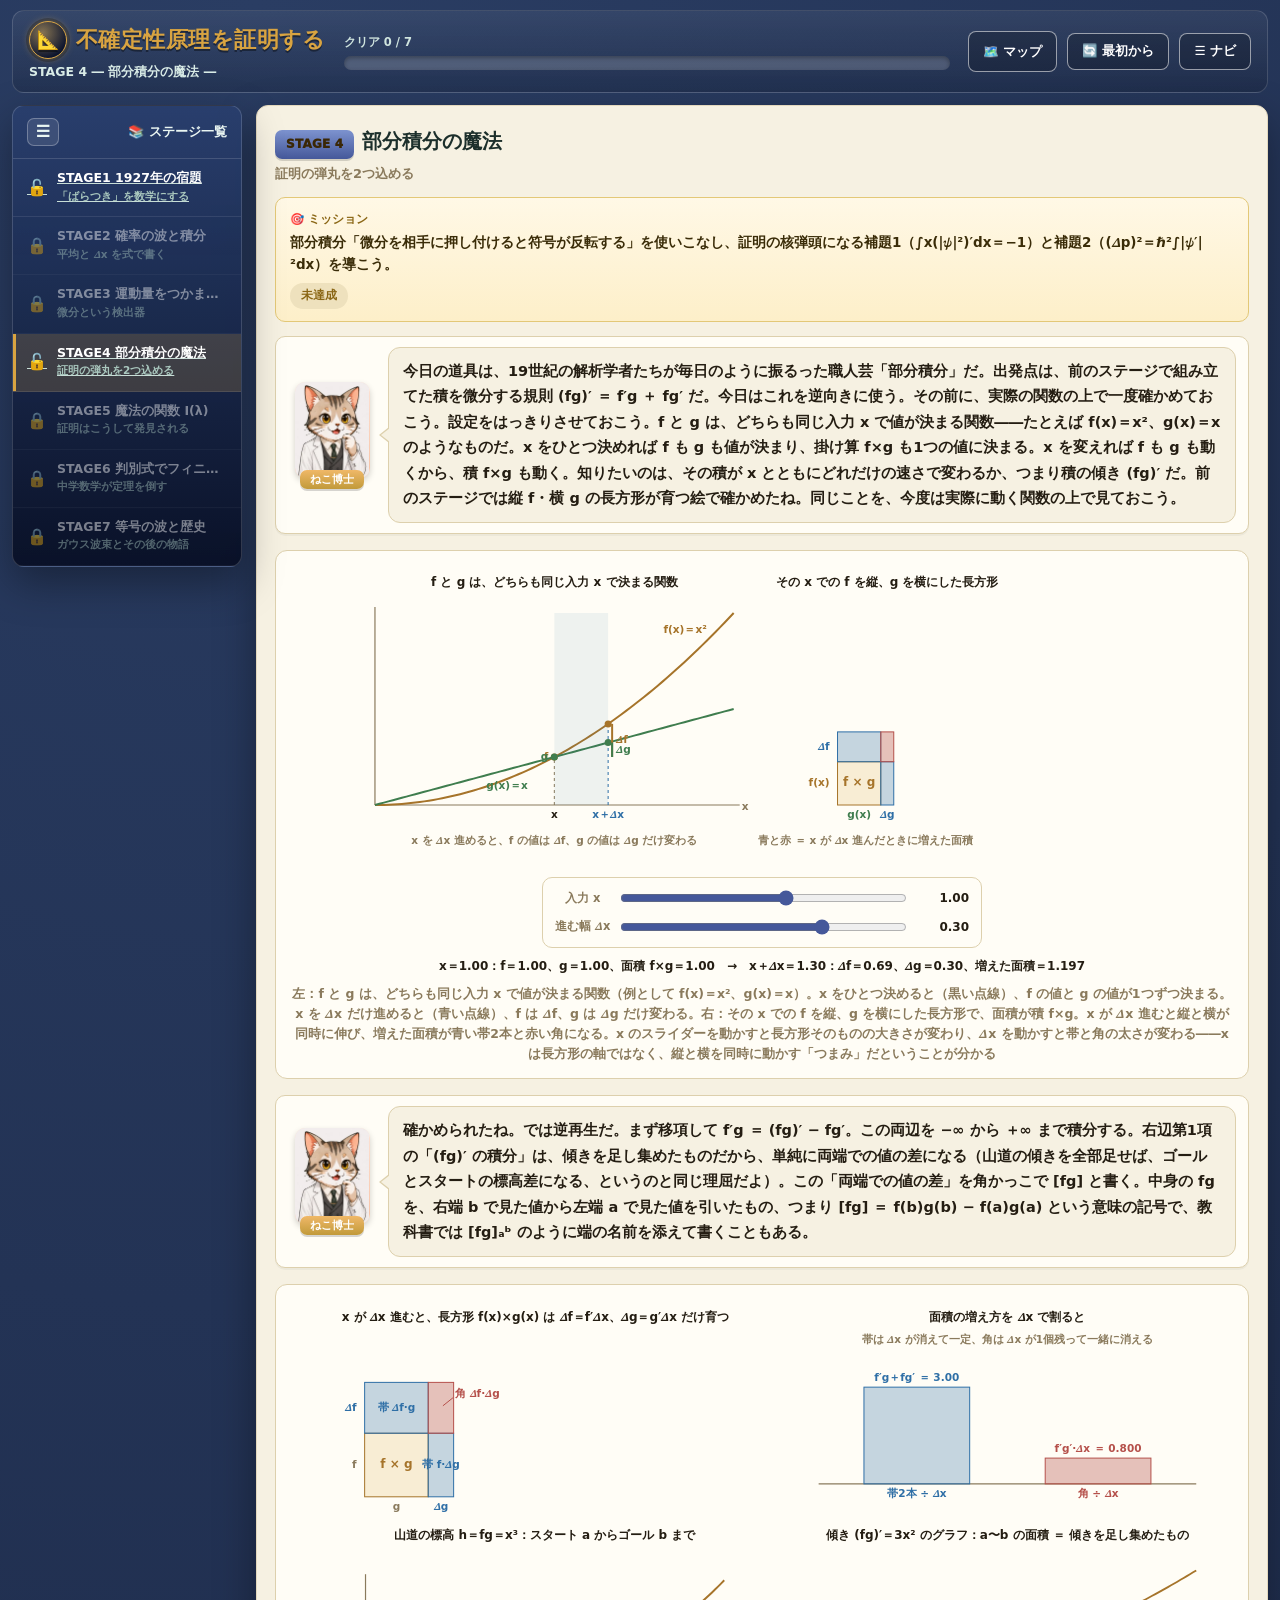
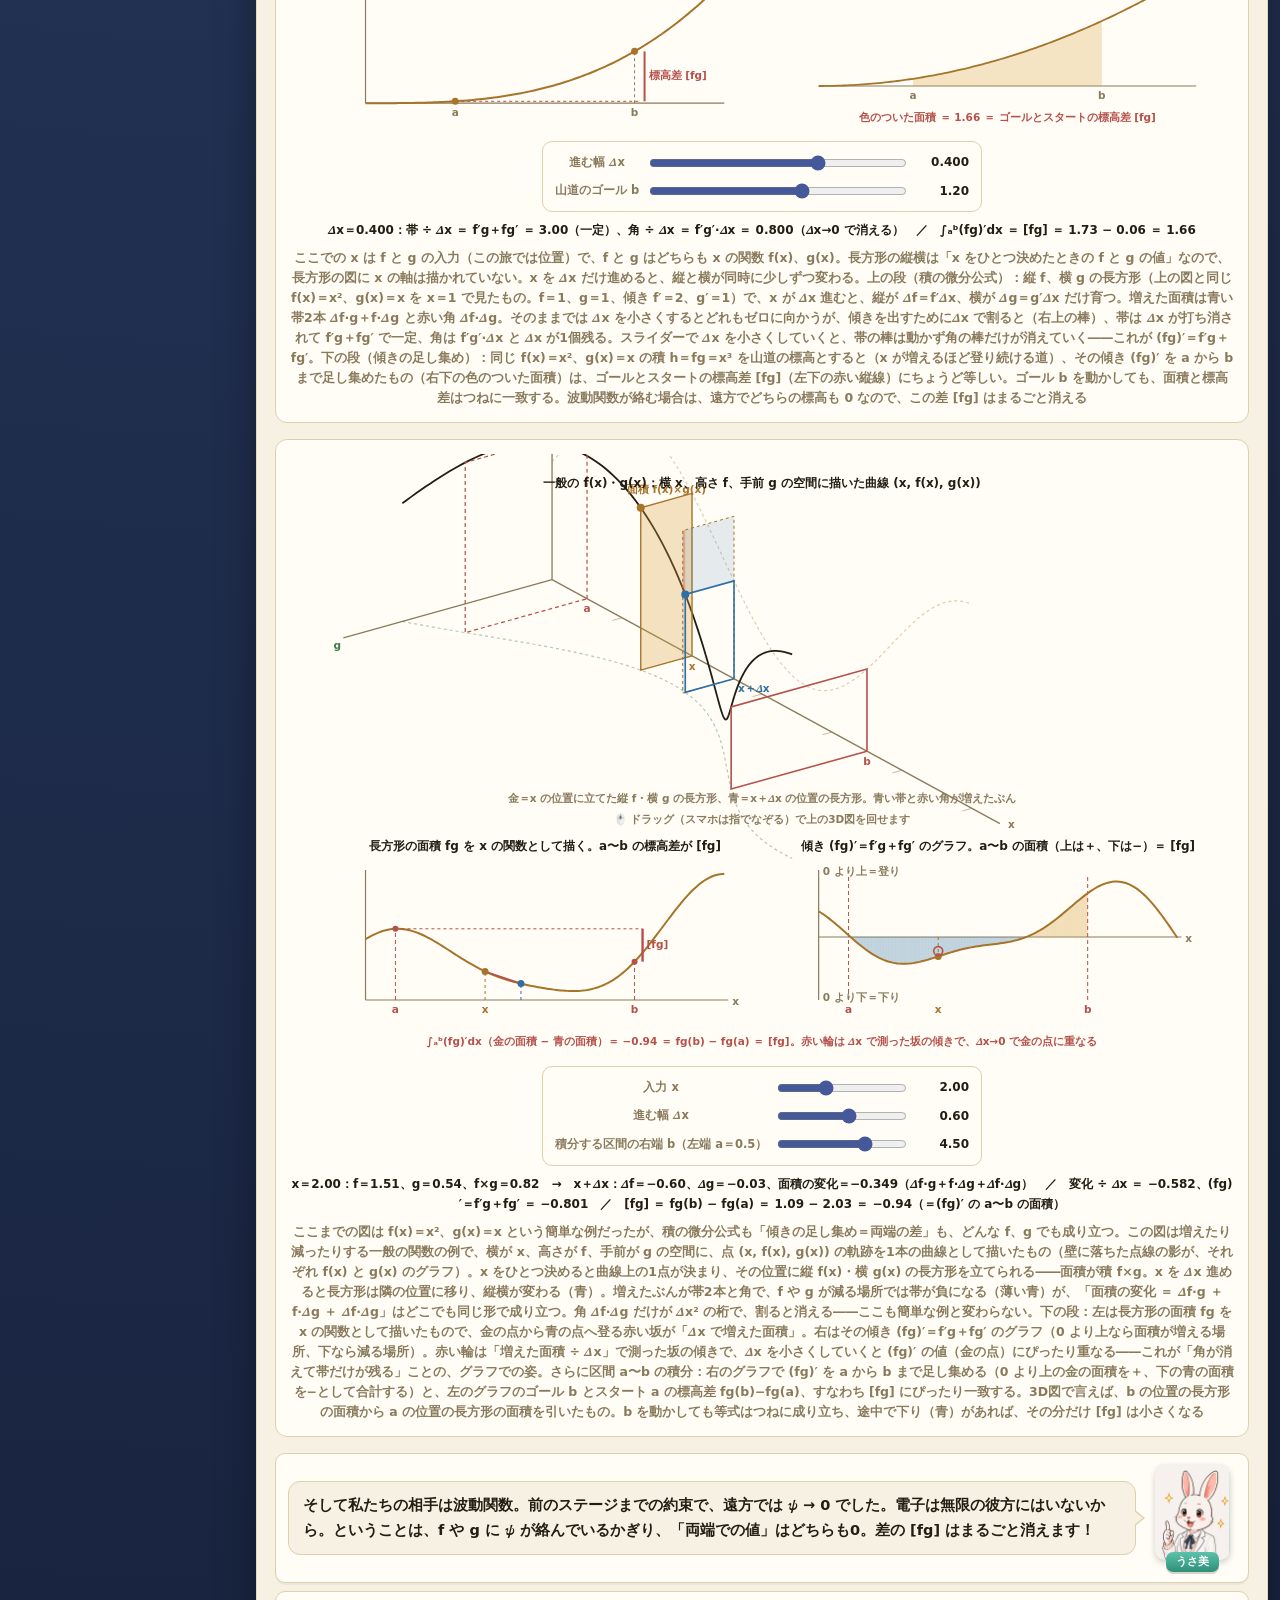
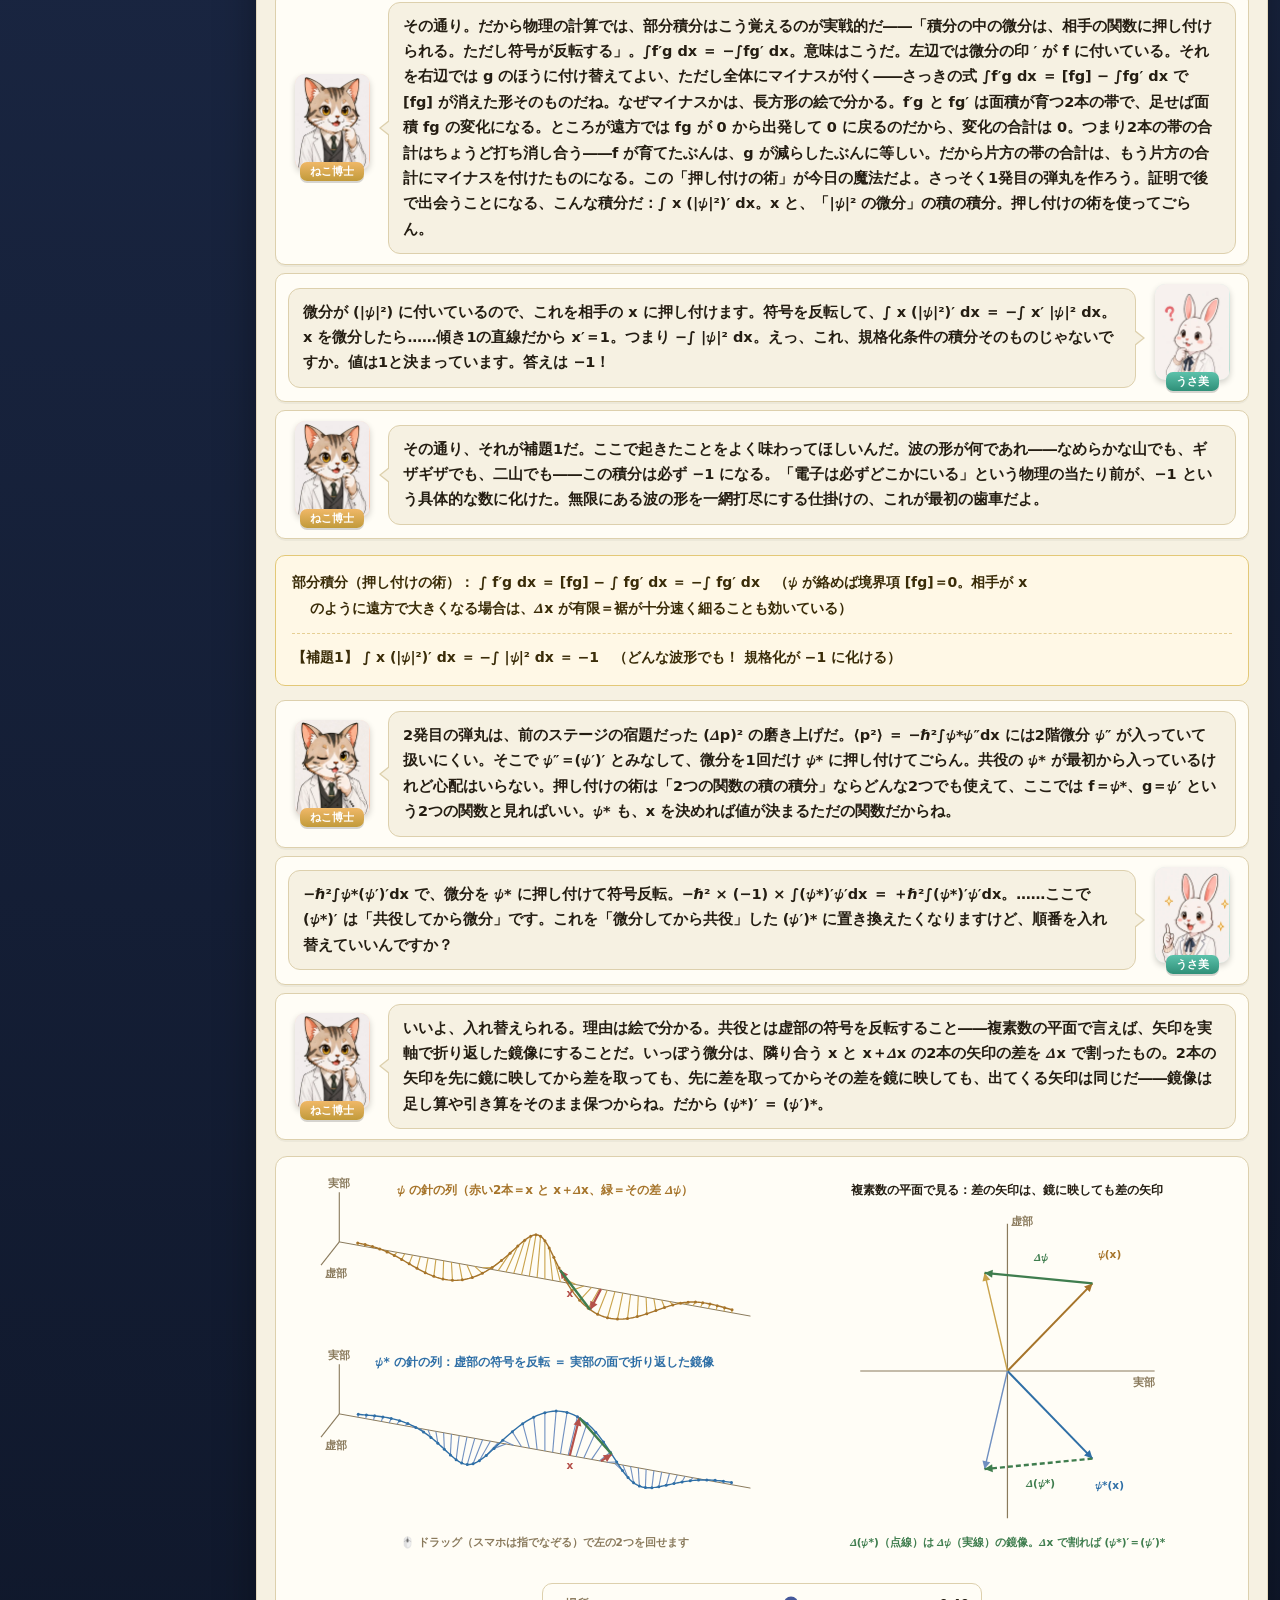
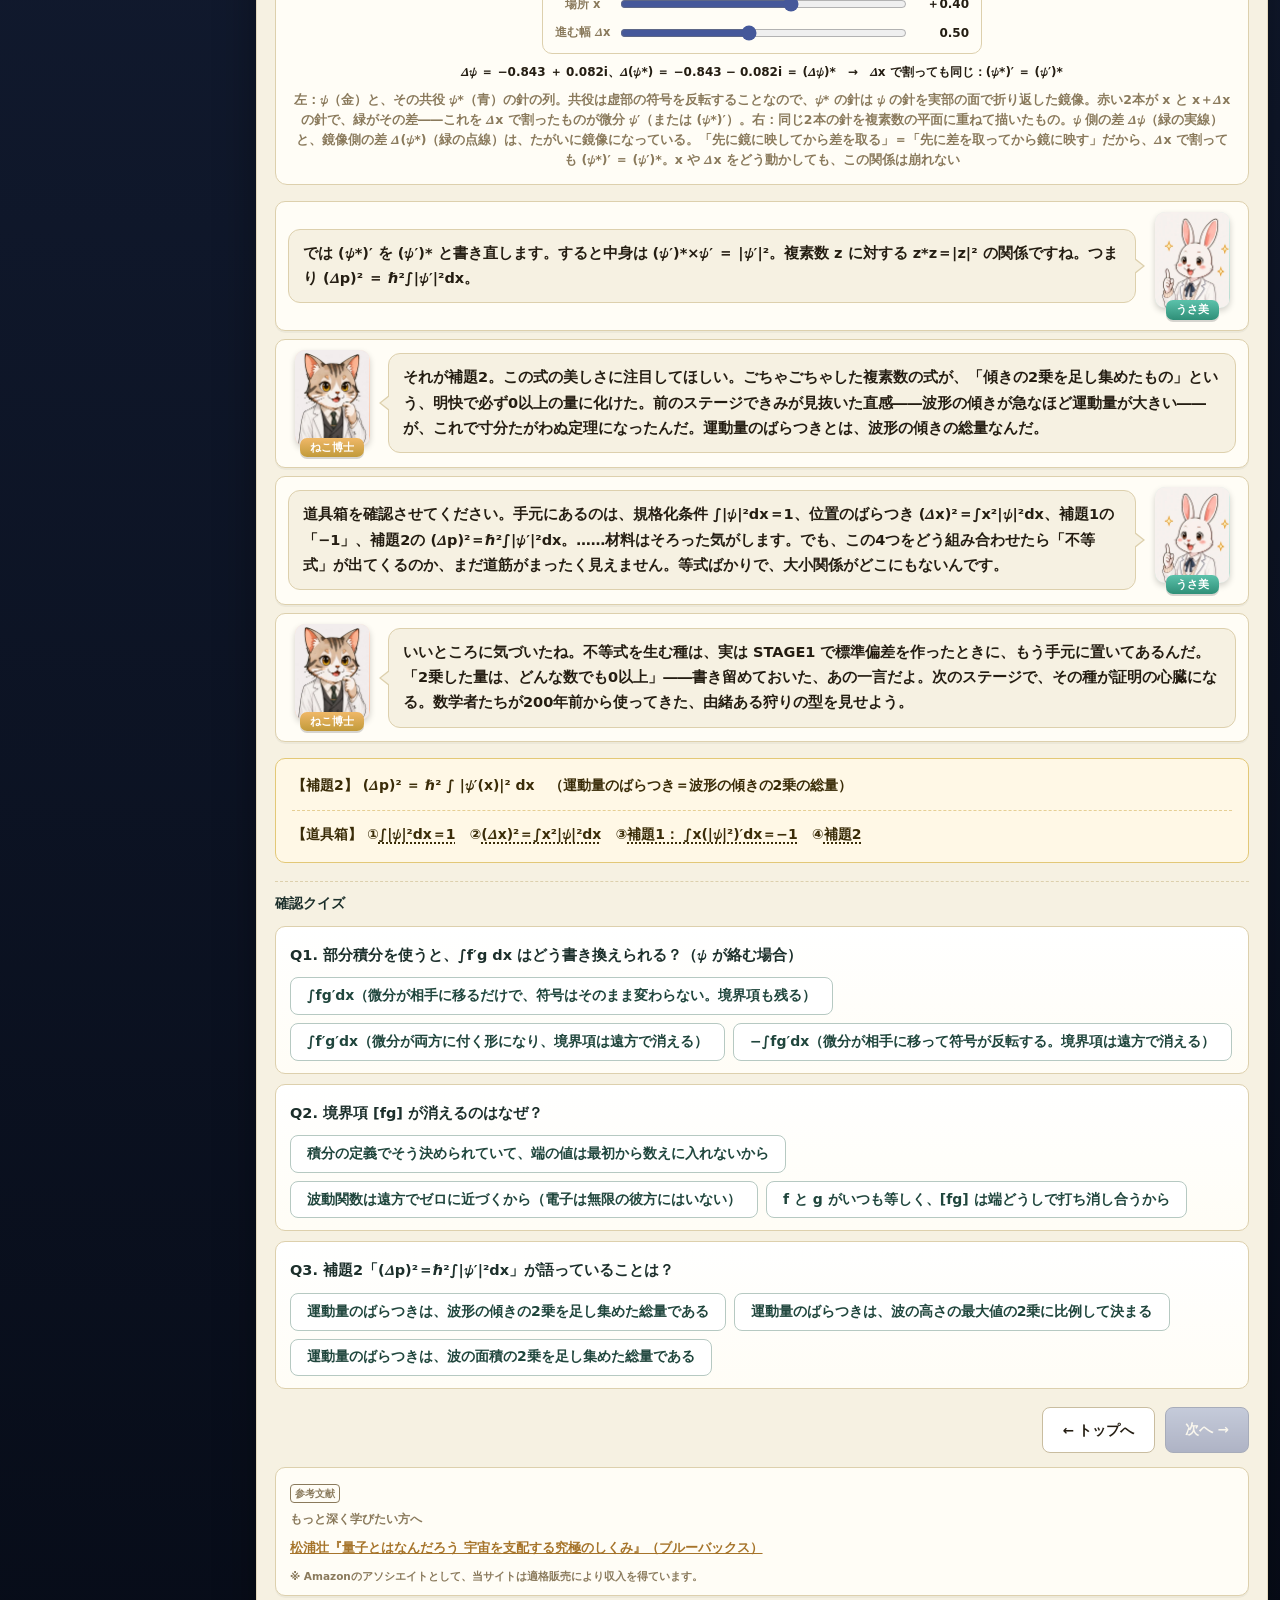
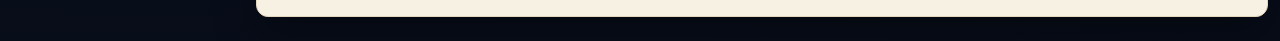
<file: stage4.html>
<!DOCTYPE html>
<html lang="ja">
<head>
<meta charset="UTF-8">
<meta name="viewport" content="width=device-width, initial-scale=1.0">
<meta name="theme-color" content="#1c2947">
<!-- Google tag (gtag.js) -->
<script async src="https://www.googletagmanager.com/gtag/js?id=G-9RTQCP2HXM"></script>
<script>
  window.dataLayer = window.dataLayer || [];
  function gtag(){dataLayer.push(arguments);}
  gtag('js', new Date());
  gtag('config', 'G-9RTQCP2HXM');
</script>
<title>STAGE4 部分積分の魔法 ― 不確定性原理を証明する</title>
<meta name="description" content="積の微分公式を逆再生すると「微分を相手に押し付けて符号を反転させる」技になる。部分積分で、規格化条件が −1 に化ける補題1と、Δp が波形の傾きの総量になる補題2――証明の弾丸を2発込める。">
<link rel="canonical" href="https://quantum-mechanics.habatakijuku.com/kennard-inequality/stage4">
<meta property="og:type" content="article">
<meta property="og:site_name" content="不確定性原理を証明する">
<meta property="og:locale" content="ja_JP">
<meta property="og:title" content="STAGE4 部分積分の魔法 ― 不確定性原理を証明する">
<meta property="og:description" content="微分を相手に押し付けると符号が反転する。証明の弾丸となる2つの補題を仕込む。">
<meta property="og:url" content="https://quantum-mechanics.habatakijuku.com/kennard-inequality/stage4">
<meta property="og:image" content="https://quantum-mechanics.habatakijuku.com/kennard-inequality/images/ogp.png">
<meta property="og:image:width" content="1200">
<meta property="og:image:height" content="630">
<meta name="twitter:card" content="summary_large_image">
<link rel="icon" type="image/png" href="images/favicon.png">
<link rel="stylesheet" href="design-system.css">
<style>
  .kq-svg .boxf{fill:rgba(217,164,65,.25);stroke:var(--gold-dark);stroke-width:1.2}
  .kq-svg .boxd1{fill:rgba(47,111,166,.3);stroke:#2f6fa6;stroke-width:1}
  .kq-svg .boxd2{fill:rgba(181,80,74,.3);stroke:#b5504a;stroke-width:1}
  .kq-svg .boxd3{fill:rgba(138,122,92,.25);stroke:var(--muted);stroke-width:1;stroke-dasharray:3 3}
  .kq-svg .label{fill:var(--muted);font-size:11px;font-weight:700}
  .kq-svg .strong{fill:var(--ink);font-size:12px;font-weight:900}
  .cv-wrap{width:100%}
  #parts2d,#fg2d{display:block;width:100%;height:auto}
  #fg3d,#conj3d{display:block;width:100%;height:auto;touch-action:pan-y}
  .sim-ctrl{display:grid;grid-template-columns:auto minmax(0,1fr) auto;gap:8px 10px;align-items:center;
    max-width:440px;margin:12px auto 0;padding:10px 12px;border:1px solid var(--line);border-radius:10px;background:var(--paper2)}
  .sim-ctrl label{font-size:11.5px;font-weight:800;color:var(--muted);white-space:nowrap}
  .sim-ctrl input[type=range]{width:100%;accent-color:#45589a}
  .sim-ctrl .val{font-size:12px;font-weight:900;color:var(--ink);font-variant-numeric:tabular-nums;min-width:52px;text-align:right}
  @media (max-width:560px){
    .sim-ctrl{grid-template-columns:minmax(0,1fr) auto}
    .sim-ctrl label{grid-column:1 / -1;white-space:normal}
  }
  .readout{display:flex;flex-wrap:wrap;gap:4px 16px;justify-content:center;margin-top:8px;font-size:12px;font-weight:700;color:var(--ink)}
  .readout .sub{flex-basis:100%;text-align:center;color:var(--muted);font-weight:700}
</style>
</head>
<body>
<div class="app-shell side-collapsed" id="app-shell">
  <header class="game-header">
    <div class="brand">
      <div class="brand-title"><a class="head-reset home-badge" href="index.html" title="トップへ" aria-label="トップへ">📐</a> <span>不確定性原理を証明する</span></div>
      <div class="brand-sub">STAGE 4 ― 部分積分の魔法 ―</div>
    </div>
    <div class="head-progress-wrap">
      <div class="head-progress-label" id="progress-label">クリア 0 / 7</div>
      <div class="head-progress" role="progressbar" aria-label="クリア済みステージ数" aria-valuemin="0" aria-valuemax="7" aria-valuenow="0"><div class="head-progress-fill" id="progress-fill" style="width:0%"></div></div>
    </div>
    <div class="header-actions">
      <a class="head-reset" href="https://quantum-mechanics.habatakijuku.com/" title="量子力学、冒険の書（シリーズマップ）へ">🗺️ マップ</a>
      <button class="head-reset" id="btn-reset-all">🔄 最初から</button>
      <button class="head-reset" id="head-nav-toggle" title="ステージ一覧の表示切替">☰ ナビ</button>
    </div>
  </header>

  <div class="game-layout">
    <div class="side-backdrop" id="side-backdrop"></div>
    <aside class="side-panel">
      <div class="side-head">
        <button class="side-toggle" id="sidebar-toggle" title="ステージ一覧の表示切替" aria-label="ステージ一覧の表示切替">☰</button>
        <span class="side-head-text">📚 ステージ一覧</span>
      </div>
      <div class="side-list" id="side-list"></div>
    </aside>

    <main class="main-area">
      <div class="chapter-head">
        <span class="chapter-badge">STAGE 4</span><h1 class="chapter-title">部分積分の魔法</h1>
        <div class="chapter-sub">証明の弾丸を2つ込める</div>
      </div>

      <div class="mission-box">
        <div class="mission-label">🎯 ミッション</div>
        <div class="mission-text">部分積分「微分を相手に押し付けると符号が反転する」を使いこなし、証明の核弾頭になる補題1（∫x(|ψ|²)′dx＝−1）と補題2（(Δp)²＝ℏ²∫|ψ′|²dx）を導こう。</div>
        <span class="mission-status" id="mission-status">未達成</span>
      </div>

      <div class="dialogue-scene">
        <div class="dialog-row">
          <div class="dialog-character">
            <div class="dialog-avatar mentor"><img src="images/cat.webp" width="300" height="386" alt=""></div>
            <div class="dialog-name mentor">ねこ博士</div>
          </div>
          <div class="dialog-bubble">今日の道具は、19世紀の解析学者たちが毎日のように振るった職人芸「部分積分」だ。出発点は、前のステージで組み立てた<strong>積を微分する規則</strong> (fg)′ ＝ f′g ＋ fg′ だ。今日はこれを<strong>逆向き</strong>に使う。その前に、実際の関数の上で一度確かめておこう。設定をはっきりさせておこう。f と g は、どちらも同じ入力 x で値が決まる関数――たとえば f(x)＝x²、g(x)＝x のようなものだ。x をひとつ決めれば f も g も値が決まり、掛け算 f×g も1つの値に決まる。x を変えれば f も g も動くから、積 f×g も動く。知りたいのは、その積が x とともに<strong>どれだけの速さで変わるか</strong>、つまり積の傾き (fg)′ だ。前のステージでは縦 f・横 g の長方形が育つ絵で確かめたね。同じことを、今度は<strong>実際に動く関数</strong>の上で見ておこう。</div>
        </div>
      </div>

      <div class="diagram-box">
        <div class="cv-wrap"><canvas id="fg2d" role="img" aria-label="2パネルの図。左は横軸 x のグラフに f(x)＝x² と g(x)＝x の2本の曲線を描き、いまの x と Δx だけ先の x での f と g の値、その差 Δf と Δg を示す。右は、その x での f を縦、g を横にした長方形で、x が Δx 進んだときに増える面積を青（帯2本）と赤（角）で示す。スライダーで x と Δx を変えられる"></canvas></div>
        <div class="sim-ctrl">
          <label for="fg-x">入力 x</label>
          <input type="range" id="fg-x" min="0.3" max="1.5" step="0.01" value="1" aria-label="入力 x">
          <span class="val" id="fg-xv">1.00</span>
          <label for="fg-dx">進む幅 Δx</label>
          <input type="range" id="fg-dx" min="0.05" max="0.4" step="0.01" value="0.3" aria-label="進む幅 Δx">
          <span class="val" id="fg-dxv">0.30</span>
        </div>
        <div class="readout"><span id="fg-out">x＝1.00：f＝1.00、g＝1.00、面積 f×g＝1.00　→　x＋Δx＝1.30：Δf＝0.69、Δg＝0.30、増えた面積＝1.197</span></div>
        <div class="diagram-caption"><strong>左</strong>：f と g は、どちらも同じ入力 x で値が決まる関数（例として f(x)＝x²、g(x)＝x）。x をひとつ決めると（黒い点線）、f の値と g の値が1つずつ決まる。x を Δx だけ進めると（青い点線）、f は Δf、g は Δg だけ変わる。<strong>右</strong>：その x での f を縦、g を横にした長方形で、面積が積 f×g。x が Δx 進むと縦と横が同時に伸び、増えた面積が青い帯2本と赤い角になる。x のスライダーを動かすと長方形そのものの大きさが変わり、Δx を動かすと帯と角の太さが変わる――x は長方形の軸ではなく、縦と横を同時に動かす「つまみ」だということが分かる</div>
      </div>


      <div class="dialogue-scene">
        <div class="dialog-row">
          <div class="dialog-character">
            <div class="dialog-avatar mentor"><img src="images/cat.webp" width="300" height="386" alt=""></div>
            <div class="dialog-name mentor">ねこ博士</div>
          </div>
          <div class="dialog-bubble">確かめられたね。では<strong>逆再生</strong>だ。まず移項して f′g ＝ (fg)′ − fg′。この両辺を −∞ から ＋∞ まで積分する。右辺第1項の「(fg)′ の積分」は、傾きを足し集めたものだから、単純に<strong>両端での値の差</strong>になる（山道の傾きを全部足せば、ゴールとスタートの標高差になる、というのと同じ理屈だよ）。この「両端での値の差」を角かっこで <strong>[fg]</strong> と書く。中身の fg を、右端 b で見た値から左端 a で見た値を引いたもの、つまり [fg] ＝ f(b)g(b) − f(a)g(a) という意味の記号で、教科書では [fg]ₐᵇ のように端の名前を添えて書くこともある。</div>
        </div>
      </div>

      <div class="diagram-box">
        <div class="cv-wrap"><canvas id="parts2d" role="img" aria-label="4パネルの図。左上：縦 f・横 g の長方形が Δx 進んで Δf＝f′Δx、Δg＝g′Δx だけ育ち、右の帯 f·Δg と上の帯 Δf·g（青）と角 Δf·Δg（赤）が足される。右上：面積の増え方を Δx で割った棒グラフで、帯の棒は f′g＋fg′ で一定、角の棒は f′g′·Δx で Δx を小さくすると消える。左下：山道の標高 h＝fg のグラフで、スタート a とゴール b の標高差 [fg]。右下：傾き (fg)′ のグラフで、a〜b の面積が標高差にちょうど等しい。スライダーで Δx とゴール b を変えられる"></canvas></div>
        <div class="sim-ctrl">
          <label for="pt-dx">進む幅 Δx</label>
          <input type="range" id="pt-dx" min="0.005" max="0.6" step="0.005" value="0.4" aria-label="進む幅 Δx">
          <span class="val" id="pt-dxv">0.400</span>
          <label for="pt-b">山道のゴール b</label>
          <input type="range" id="pt-b" min="0.6" max="1.6" step="0.01" value="1.2" aria-label="山道のゴール b">
          <span class="val" id="pt-bv">1.20</span>
        </div>
        <div class="readout"><span id="pt-out">Δx＝0.400：帯 ÷ Δx ＝ f′g＋fg′ ＝ 3.00（一定）、角 ÷ Δx ＝ f′g′·Δx ＝ 0.800（Δx→0 で消える）</span></div>
        <div class="diagram-caption">ここでの x は f と g の<strong>入力</strong>（この旅では位置）で、f と g はどちらも x の関数 f(x)、g(x)。長方形の縦横は「x をひとつ決めたときの f と g の値」なので、長方形の図に x の軸は描かれていない。x を Δx だけ進めると、縦と横が同時に少しずつ変わる。<strong>上の段（積の微分公式）</strong>：縦 f、横 g の長方形（上の図と同じ f(x)＝x²、g(x)＝x を x＝1 で見たもの。f＝1、g＝1、傾き f′＝2、g′＝1）で、x が Δx 進むと、縦が Δf＝f′Δx、横が Δg＝g′Δx だけ育つ。増えた面積は青い帯2本 Δf·g＋f·Δg と赤い角 Δf·Δg。そのままでは Δx を小さくするとどれもゼロに向かうが、傾きを出すために<strong>Δx で割る</strong>と（右上の棒）、帯は Δx が打ち消されて f′g＋fg′ で一定、角は f′g′·Δx と Δx が1個残る。スライダーで Δx を小さくしていくと、帯の棒は動かず角の棒だけが消えていく――これが (fg)′＝f′g＋fg′。<strong>下の段（傾きの足し集め）</strong>：同じ f(x)＝x²、g(x)＝x の積 h＝fg＝x³ を山道の標高とすると（x が増えるほど登り続ける道）、その傾き (fg)′ を a から b まで足し集めたもの（右下の色のついた面積）は、ゴールとスタートの標高差 [fg]（左下の赤い縦線）にちょうど等しい。ゴール b を動かしても、面積と標高差はつねに一致する。波動関数が絡む場合は、遠方でどちらの標高も 0 なので、この差 [fg] はまるごと消える</div>
      </div>

      <div class="diagram-box">
        <div class="cv-wrap"><canvas id="fg3d" role="img" aria-label="横が x、高さが f、手前が g の3次元グラフ。増えたり減ったりする一般の関数 f(x)、g(x) について、点 (x, f(x), g(x)) の軌跡を曲線で描き、x の位置に縦 f(x)・横 g(x) の長方形（面積 f×g）を立てる。x＋Δx の位置の長方形と比べると、増えた帯2本と角が見える。下段には長方形の面積 fg を x の関数として描いたグラフと、その傾き (fg)′＝f′g＋fg′ のグラフがあり、Δx で測った坂の傾きが Δx を小さくすると (fg)′ に重なることが分かる。さらに区間 a〜b をとり、(fg)′ の a〜b の面積（0 より上は＋、下は−）が fg(b)−fg(a)＝[fg] に等しいことも示す。3D図には a と b の位置の長方形の輪郭も描かれ、[fg] が b の面積から a の面積を引いたものだと分かる。スライダーで x、Δx、b を変えられ、ドラッグで上の3D図の視点を回せる"></canvas></div>
        <div class="sim-ctrl">
          <label for="f3-x">入力 x</label>
          <input type="range" id="f3-x" min="0.3" max="5" step="0.01" value="2" aria-label="入力 x">
          <span class="val" id="f3-xv">2.00</span>
          <label for="f3-dx">進む幅 Δx</label>
          <input type="range" id="f3-dx" min="0.1" max="1" step="0.01" value="0.6" aria-label="進む幅 Δx">
          <span class="val" id="f3-dxv">0.60</span>
          <label for="f3-b">積分する区間の右端 b（左端 a＝0.5）</label>
          <input type="range" id="f3-b" min="1" max="6" step="0.01" value="4.5" aria-label="積分する区間の右端 b">
          <span class="val" id="f3-bv">4.50</span>
        </div>
        <div class="readout"><span id="f3-out"></span></div>
        <div class="diagram-caption">ここまでの図は f(x)＝x²、g(x)＝x という簡単な例だったが、積の微分公式も「傾きの足し集め＝両端の差」も、どんな f、g でも成り立つ。この図は<strong>増えたり減ったりする一般の関数</strong>の例で、横が x、高さが f、手前が g の空間に、点 (x, f(x), g(x)) の軌跡を1本の曲線として描いたもの（壁に落ちた点線の影が、それぞれ f(x) と g(x) のグラフ）。x をひとつ決めると曲線上の1点が決まり、その位置に<strong>縦 f(x)・横 g(x) の長方形</strong>を立てられる――面積が積 f×g。x を Δx 進めると長方形は隣の位置に移り、縦横が変わる（青）。増えたぶんが帯2本と角で、f や g が減る場所では帯が負になる（薄い青）が、「面積の変化 ＝ Δf·g ＋ f·Δg ＋ Δf·Δg」はどこでも同じ形で成り立つ。角 Δf·Δg だけが Δx² の桁で、割ると消える――ここも簡単な例と変わらない。<strong>下の段</strong>：左は長方形の面積 fg を x の関数として描いたもので、金の点から青の点へ登る赤い坂が「Δx で増えた面積」。右はその傾き (fg)′＝f′g＋fg′ のグラフ（0 より上なら面積が増える場所、下なら減る場所）。赤い輪は「増えた面積 ÷ Δx」で測った坂の傾きで、Δx を小さくしていくと (fg)′ の値（金の点）にぴったり重なる――これが「角が消えて帯だけが残る」ことの、グラフでの姿。さらに<strong>区間 a〜b の積分</strong>：右のグラフで (fg)′ を a から b まで足し集める（0 より上の金の面積を＋、下の青の面積を−として合計する）と、左のグラフのゴール b とスタート a の標高差 fg(b)−fg(a)、すなわち <strong>[fg]</strong> にぴったり一致する。3D図で言えば、b の位置の長方形の面積から a の位置の長方形の面積を引いたもの。b を動かしても等式はつねに成り立ち、途中で下り（青）があれば、その分だけ [fg] は小さくなる</div>
      </div>

      <div class="dialogue-scene">
        <div class="dialog-row right">
          <div class="dialog-character">
            <div class="dialog-avatar student"><img src="images/rabbit.webp" width="300" height="386" alt=""></div>
            <div class="dialog-name student">うさ美</div>
          </div>
          <div class="dialog-bubble">そして私たちの相手は波動関数。前のステージまでの約束で、<strong>遠方では ψ → 0</strong> でした。電子は無限の彼方にはいないから。ということは、f や g に ψ が絡んでいるかぎり、「両端での値」はどちらも0。差の [fg] はまるごと消えます！</div>
        </div>
        <div class="dialog-row">
          <div class="dialog-character">
            <div class="dialog-avatar mentor"><img src="images/cat.webp" width="300" height="386" alt=""></div>
            <div class="dialog-name mentor">ねこ博士</div>
          </div>
          <div class="dialog-bubble">その通り。だから物理の計算では、部分積分はこう覚えるのが実戦的だ――<strong>「積分の中の微分は、相手の関数に押し付けられる。ただし符号が反転する」</strong>。∫f′g dx ＝ −∫fg′ dx。意味はこうだ。左辺では微分の印 ′ が f に付いている。それを右辺では g のほうに付け替えてよい、ただし全体にマイナスが付く――さっきの式 ∫f′g dx ＝ [fg] − ∫fg′ dx で [fg] が消えた形そのものだね。なぜマイナスかは、長方形の絵で分かる。f′g と fg′ は面積が育つ2本の帯で、足せば面積 fg の変化になる。ところが遠方では fg が 0 から出発して 0 に戻るのだから、変化の合計は 0。つまり2本の帯の合計はちょうど打ち消し合う――f が育てたぶんは、g が減らしたぶんに等しい。だから片方の帯の合計は、もう片方の合計にマイナスを付けたものになる。この「押し付けの術」が今日の魔法だよ。さっそく1発目の弾丸を作ろう。証明で後で出会うことになる、こんな積分だ：∫ x (|ψ|²)′ dx。x と、「|ψ|² の微分」の積の積分。押し付けの術を使ってごらん。</div>
        </div>
        <div class="dialog-row right">
          <div class="dialog-character">
            <div class="dialog-avatar student"><img src="images/rabbitThink.webp" width="300" height="386" alt=""></div>
            <div class="dialog-name student">うさ美</div>
          </div>
          <div class="dialog-bubble">微分が (|ψ|²) に付いているので、これを相手の x に押し付けます。符号を反転して、∫ x (|ψ|²)′ dx ＝ −∫ x′ |ψ|² dx。x を微分したら……傾き1の直線だから x′＝1。つまり −∫ |ψ|² dx。えっ、これ、規格化条件の積分そのものじゃないですか。値は1と決まっています。答えは <strong>−1</strong>！</div>
        </div>
        <div class="dialog-row">
          <div class="dialog-character">
            <div class="dialog-avatar mentor"><img src="images/cat.webp" width="300" height="386" alt=""></div>
            <div class="dialog-name mentor">ねこ博士</div>
          </div>
          <div class="dialog-bubble">その通り、それが<strong>補題1</strong>だ。ここで起きたことをよく味わってほしいんだ。波の形が何であれ――なめらかな山でも、ギザギザでも、二山でも――この積分は<strong>必ず −1</strong> になる。「電子は必ずどこかにいる」という物理の当たり前が、−1 という具体的な数に化けた。無限にある波の形を一網打尽にする仕掛けの、これが最初の歯車だよ。</div>
        </div>
      </div>

      <div class="formula-box" id="fb-parts">
        <span class="step">部分積分（押し付けの術）： <br class="wbr">∫ f′g dx ＝ [fg] − ∫ fg′ dx ＝ −∫ fg′ dx　（ψ が絡めば境界項 [fg]＝0。相手が x のように遠方で大きくなる場合は、Δx が有限＝裾が十分速く細ることも効いている）</span>
        <span class="step" id="fb-lemma1">【補題1】 <br class="wbr">∫ x (|ψ|²)′ dx ＝ −∫ |ψ|² dx ＝ <strong>−1</strong>　（どんな波形でも！ 規格化が −1 に化ける）</span>
      </div>

      <div class="dialogue-scene">
        <div class="dialog-row">
          <div class="dialog-character">
            <div class="dialog-avatar mentor"><img src="images/catThink.webp" width="300" height="386" alt=""></div>
            <div class="dialog-name mentor">ねこ博士</div>
          </div>
          <div class="dialog-bubble">2発目の弾丸は、前のステージの宿題だった (Δp)² の磨き上げだ。⟨p²⟩ ＝ −ℏ²∫ψ*ψ″dx には2階微分 ψ″ が入っていて扱いにくい。そこで ψ″＝(ψ′)′ とみなして、微分を1回だけ ψ* に押し付けてごらん。共役の ψ* が最初から入っているけれど心配はいらない。押し付けの術は「2つの関数の積の積分」ならどんな2つでも使えて、ここでは f＝ψ*、g＝ψ′ という2つの関数と見ればいい。ψ* も、x を決めれば値が決まるただの関数だからね。</div>
        </div>
        <div class="dialog-row right">
          <div class="dialog-character">
            <div class="dialog-avatar student"><img src="images/rabbit.webp" width="300" height="386" alt=""></div>
            <div class="dialog-name student">うさ美</div>
          </div>
          <div class="dialog-bubble">−ℏ²∫ψ*(ψ′)′dx で、微分を ψ* に押し付けて符号反転。−ℏ² × (−1) × ∫(ψ*)′ψ′dx ＝ ＋ℏ²∫(ψ*)′ψ′dx。……ここで (ψ*)′ は「共役してから微分」です。これを「微分してから共役」した (ψ′)* に置き換えたくなりますけど、順番を入れ替えていいんですか？</div>
        </div>
        <div class="dialog-row">
          <div class="dialog-character">
            <div class="dialog-avatar mentor"><img src="images/cat.webp" width="300" height="386" alt=""></div>
            <div class="dialog-name mentor">ねこ博士</div>
          </div>
          <div class="dialog-bubble">いいよ、入れ替えられる。理由は絵で分かる。共役とは虚部の符号を反転すること――複素数の平面で言えば、矢印を<strong>実軸で折り返した鏡像</strong>にすることだ。いっぽう微分は、隣り合う x と x＋Δx の2本の矢印の<strong>差</strong>を Δx で割ったもの。2本の矢印を先に鏡に映してから差を取っても、先に差を取ってからその差を鏡に映しても、出てくる矢印は同じだ――鏡像は足し算や引き算をそのまま保つからね。だから (ψ*)′ ＝ (ψ′)*。</div>
        </div>
      </div>

      <div class="diagram-box">
        <div class="cv-wrap"><canvas id="conj3d" role="img" aria-label="左は ψ と ψ* の針の列（ψ* は虚部の符号を反転した鏡像）で、x と x＋Δx の2本の針を赤で強調し、その差を緑で示す。右は複素数の平面で、ψ(x) と ψ(x＋Δx) の矢印とその差 Δψ、鏡に映した ψ* 側の矢印とその差 Δ(ψ*) を描き、Δ(ψ*) が Δψ の鏡像になっている。スライダーで x と Δx を変えられ、ドラッグで左の視点を回せる"></canvas></div>
        <div class="sim-ctrl">
          <label for="cj-x">場所 x</label>
          <input type="range" id="cj-x" min="-2" max="2" step="0.01" value="0.4" aria-label="場所 x">
          <span class="val" id="cj-xv">＋0.40</span>
          <label for="cj-dx">進む幅 Δx</label>
          <input type="range" id="cj-dx" min="0.1" max="1" step="0.01" value="0.5" aria-label="進む幅 Δx">
          <span class="val" id="cj-dxv">0.50</span>
        </div>
        <div class="readout"><span id="cj-out"></span></div>
        <div class="diagram-caption"><strong>左</strong>：ψ（金）と、その共役 ψ*（青）の針の列。共役は虚部の符号を反転することなので、ψ* の針は ψ の針を実部の面で折り返した鏡像。赤い2本が x と x＋Δx の針で、緑がその差――これを Δx で割ったものが微分 ψ′（または (ψ*)′）。<strong>右</strong>：同じ2本の針を複素数の平面に重ねて描いたもの。ψ 側の差 Δψ（緑の実線）と、鏡像側の差 Δ(ψ*)（緑の点線）は、たがいに鏡像になっている。「先に鏡に映してから差を取る」＝「先に差を取ってから鏡に映す」だから、Δx で割っても <strong>(ψ*)′ ＝ (ψ′)*</strong>。x や Δx をどう動かしても、この関係は崩れない</div>
      </div>

      <div class="dialogue-scene">
        <div class="dialog-row right">
          <div class="dialog-character">
            <div class="dialog-avatar student"><img src="images/rabbit.webp" width="300" height="386" alt=""></div>
            <div class="dialog-name student">うさ美</div>
          </div>
          <div class="dialog-bubble">では (ψ*)′ を (ψ′)* と書き直します。すると中身は (ψ′)*×ψ′ ＝ |ψ′|²。複素数 z に対する z*z＝|z|² の関係ですね。つまり <strong>(Δp)² ＝ ℏ²∫|ψ′|²dx</strong>。</div>
        </div>
        <div class="dialog-row">
          <div class="dialog-character">
            <div class="dialog-avatar mentor"><img src="images/cat.webp" width="300" height="386" alt=""></div>
            <div class="dialog-name mentor">ねこ博士</div>
          </div>
          <div class="dialog-bubble">それが<strong>補題2</strong>。この式の美しさに注目してほしい。ごちゃごちゃした複素数の式が、「<strong>傾きの2乗を足し集めたもの</strong>」という、明快で必ず0以上の量に化けた。前のステージできみが見抜いた直感――波形の傾きが急なほど運動量が大きい――が、これで寸分たがわぬ定理になったんだ。運動量のばらつきとは、波形の傾きの総量なんだ。</div>
        </div>
        <div class="dialog-row right">
          <div class="dialog-character">
            <div class="dialog-avatar student"><img src="images/rabbit.webp" width="300" height="386" alt=""></div>
            <div class="dialog-name student">うさ美</div>
          </div>
          <div class="dialog-bubble">道具箱を確認させてください。手元にあるのは、規格化条件 ∫|ψ|²dx＝1、位置のばらつき (Δx)²＝∫x²|ψ|²dx、補題1の「−1」、補題2の (Δp)²＝ℏ²∫|ψ′|²dx。……材料はそろった気がします。でも、この4つをどう組み合わせたら「不等式」が出てくるのか、まだ道筋がまったく見えません。等式ばかりで、大小関係がどこにもないんです。</div>
        </div>
        <div class="dialog-row">
          <div class="dialog-character">
            <div class="dialog-avatar mentor"><img src="images/cat.webp" width="300" height="386" alt=""></div>
            <div class="dialog-name mentor">ねこ博士</div>
          </div>
          <div class="dialog-bubble">いいところに気づいたね。不等式を生む種は、実は STAGE1 で標準偏差を作ったときに、もう手元に置いてあるんだ。「<strong>2乗した量は、どんな数でも0以上</strong>」――書き留めておいた、あの一言だよ。次のステージで、その種が証明の心臓になる。数学者たちが200年前から使ってきた、由緒ある狩りの型を見せよう。</div>
        </div>
      </div>

      <div class="formula-box">
        <span class="step" id="fb-lemma2">【補題2】 <br class="wbr">(Δp)² ＝ ℏ² ∫ |ψ′(x)|² dx　（運動量のばらつき＝波形の傾きの2乗の総量）</span>
        <span class="step">【道具箱】 <br class="wbr">①<a href="stage2.html#fb-norm" title="STAGE2 で導いた規格化条件へ">∫|ψ|²dx＝1</a>　②<a href="stage2.html#fb-dx" title="STAGE2 で導いた位置のばらつきの式へ">(Δx)²＝<span class="nw">∫x²|ψ|²dx</span></a>　③<a href="#fb-lemma1" title="このステージの補題1へ">補題1： ∫x(|ψ|²)′dx＝−1</a>　④<a href="#fb-lemma2" title="このステージの補題2へ">補題2</a></span>
      </div>

      <h2 class="quiz-head">確認クイズ</h2>
      <div class="quiz-card" data-quiz>
        <p class="quiz-q">Q1. 部分積分を使うと、∫f′g dx はどう書き換えられる？（ψ が絡む場合）</p>
        <div class="choice-list">
          <button class="choice-btn">∫fg′dx（微分が相手に移るだけで、符号はそのまま変わらない。境界項も残る）</button>
          <button class="choice-btn">∫f′g′dx（微分が両方に付く形になり、境界項は遠方で消える）</button>
          <button class="choice-btn">−∫fg′dx（微分が相手に移って符号が反転する。境界項は遠方で消える）</button>
        </div>
        <div class="quiz-explain" hidden>正解！ 積の微分公式の逆再生で ∫f′g dx＝[fg]−∫fg′dx。波動関数は遠方でゼロだから境界項が消え、「押し付けると符号反転」だけが残る。</div>
      </div>

      <div class="quiz-card" data-quiz>
        <p class="quiz-q">Q2. 境界項 [fg] が消えるのはなぜ？</p>
        <div class="choice-list">
          <button class="choice-btn">積分の定義でそう決められていて、端の値は最初から数えに入れないから</button>
          <button class="choice-btn">波動関数は遠方でゼロに近づくから（電子は無限の彼方にはいない）</button>
          <button class="choice-btn">f と g がいつも等しく、[fg] は端どうしで打ち消し合うから</button>
        </div>
        <div class="quiz-explain" hidden>正解！ [fg] は「両端での値の差」。電子がどこか有限の範囲に局在している以上、±∞ での値はゼロ。物理の事実が数学の計算を軽くしてくれる場面だ。</div>
      </div>

      <div class="quiz-card" data-quiz>
        <p class="quiz-q">Q3. 補題2「(Δp)²＝ℏ²∫|ψ′|²dx」が語っていることは？</p>
        <div class="choice-list">
          <button class="choice-btn">運動量のばらつきは、波形の傾きの2乗を足し集めた総量である</button>
          <button class="choice-btn">運動量のばらつきは、波の高さの最大値の2乗に比例して決まる</button>
          <button class="choice-btn">運動量のばらつきは、波の面積の2乗を足し集めた総量である</button>
        </div>
        <div class="quiz-explain" hidden>正解！ 傾きの急な波形ほど Δp が大きい。「波の細かさ＝運動量」という直感が、部分積分によって正確な等式になった。</div>
      </div>

      <div class="stage-nav">
        <a class="btn" href="index.html">← トップへ</a>
        <button class="btn btn-primary" id="btn-next" disabled>次へ →</button>
      </div>

      <div id="book-recommend"></div>
    </main>
  </div>
</div>

<script src="js/progress.js"></script>
<script>
/* 積の微分公式と「傾きの足し集め＝両端の差」。1枚の canvas に 2×2（すべて平面の図）：
   左上：縦 f・横 g の長方形が Δx 進んで Δf＝f′Δx、Δg＝g′Δx だけ育つ。帯2本（青）と角（赤）。
   右上：面積の増え方を Δx で割った値。帯は f′g＋fg′ で一定、角は f′g′·Δx で Δx とともに消える。
   左下：山道 h(x)＝f·g の標高。区間 a〜b の両端の標高差 [fg]。
   右下：傾き h′(x) のグラフ。a〜b の面積（傾きを足し集めたもの）＝両端の標高差。 */
(function(){
  var cv = document.getElementById('parts2d');
  if (!cv) return;
  var ctx = cv.getContext('2d');
  var sdx = document.getElementById('pt-dx'), sdxv = document.getElementById('pt-dxv');
  var sb = document.getElementById('pt-b'), sbv = document.getElementById('pt-bv');
  var out = document.getElementById('pt-out');
  var X0 = 1, F = X0 * X0, G = X0, FP = 2 * X0, GP = 1;   /* 上の図と同じ f(x)＝x²、g(x)＝x を x＝1 で見た値と傾き */
  var W = 0, H = 0;
  var C = { ink: '#241d12', muted: '#8a7a5c', blue: '#2f6fa6', blueF: 'rgba(47,111,166,.28)', red: '#b5504a', redF: 'rgba(181,80,74,.35)', gold: '#a6742a', goldF: 'rgba(217,164,65,.28)', line: '#ddd0ad', paper: '#fffdf6' };
  var TITLE = '900 12px "GreekNu",system-ui,sans-serif', SUB = '700 10.5px "GreekNu",system-ui,-apple-system,"Hiragino Sans","Yu Gothic",sans-serif';
  function text(x, y, str, color, font, align) { ctx.fillStyle = color; ctx.textAlign = align || 'center'; ctx.textBaseline = 'middle'; ctx.font = font; ctx.fillText(str, x, y); }
  function poly(pts, color, wd, dash) {
    ctx.strokeStyle = color; ctx.lineWidth = wd; ctx.setLineDash(dash || []); ctx.beginPath();
    for (var i = 0; i < pts.length; i++) { if (i) ctx.lineTo(pts[i][0], pts[i][1]); else ctx.moveTo(pts[i][0], pts[i][1]); }
    ctx.stroke(); ctx.setLineDash([]);
  }
  function rect(x, y, w, hh, fill, stroke) { ctx.fillStyle = fill; ctx.fillRect(x, y, w, hh); if (stroke) { ctx.strokeStyle = stroke; ctx.lineWidth = 1; ctx.strokeRect(x, y, w, hh); } }
  function arrowH(x1, x2, y, color) { poly([[x1, y], [x2, y]], color, 1.2); ctx.fillStyle = color; ctx.beginPath(); ctx.moveTo(x2, y); ctx.lineTo(x2 - 6, y - 3); ctx.lineTo(x2 - 6, y + 3); ctx.closePath(); ctx.fill(); }
  /* 山道の標高 h(x)＝f·g と、その傾き h′(x)（0〜3 の区間） */
  function road(x) { return x * x * x; }                  /* h＝f·g＝x²·x＝x³ */
  function slope(x) { return 3 * x * x; }                 /* h′＝(fg)′＝3x² */

  function draw() {
    var dx = +sdx.value, b = +sb.value, a = 0.4, nar = W < 520, i, pts;
    ctx.clearRect(0, 0, W, H);
    var df = FP * dx, dg = GP * dx;
    /* ---- 左上：長方形 ---- */
    var L = W * 0.06, T = H * 0.12, U = Math.min(W * 0.36, H * 0.34) / 2.3;   /* 1 単位あたりの px（縦 f＋Δf が 2.2 まで） */
    var gx = L + 18, fy = T + U * 2.3;                                           /* 原点（左下） */
    var x0 = gx, y0 = fy;
    rect(x0, y0 - U * F, U * G, U * F, 'rgba(217,164,65,.18)', C.gold);          /* 元の f×g */
    rect(x0 + U * G, y0 - U * F, U * dg, U * F, C.blueF, C.blue);               /* 右の帯 f·Δg */
    rect(x0, y0 - U * (F + df), U * G, U * df, C.blueF, C.blue);                /* 上の帯 Δf·g */
    rect(x0 + U * G, y0 - U * (F + df), U * dg, U * df, C.redF, C.red);         /* 角 Δf·Δg */
    text(x0 + U * G / 2, y0 - U * F / 2, 'f × g', C.gold, TITLE);
    text(x0 - 8, y0 - U * F / 2, 'f', C.muted, SUB, 'right'); text(x0 + U * G / 2, y0 + 10, 'g', C.muted, SUB);
    text(x0 - 8, y0 - U * (F + df / 2), 'Δf', C.blue, SUB, 'right'); text(x0 + U * (G + dg / 2), y0 + 10, 'Δg', C.blue, SUB);
    if (U * dg > 22) text(x0 + U * (G + dg / 2), y0 - U * F / 2, nar ? 'f·Δg' : '帯 f·Δg', C.blue, SUB);
    if (U * df > 12) text(x0 + U * G / 2, y0 - U * (F + df / 2), nar ? 'Δf·g' : '帯 Δf·g', C.blue, SUB);
    var cxp = x0 + U * (G + dg / 2), cyp = y0 - U * (F + df / 2);
    text(cxp + 14, cyp - 14, nar ? '角' : '角 Δf·Δg', C.red, SUB, 'left'); poly([[cxp + 12, cyp - 10], [cxp + 2, cyp - 2]], C.red, 1);
    text(L + W * 0.2, H * 0.045, nar ? 'x が Δx 進むと f(x)×g(x) は' : 'x が Δx 進むと、長方形 f(x)×g(x) は Δf＝f′Δx、Δg＝g′Δx だけ育つ', C.ink, TITLE);
    /* ---- 右上：Δx で割った値の棒 ---- */
    var bx = W * 0.56, by = H * 0.43, bw = W * 0.4, bh = H * 0.27;
    var vStrip = FP * G + F * GP, vCorner = FP * GP * dx, vmax = 3.6;
    poly([[bx, by], [bx + bw, by]], C.muted, 1.2);
    var barw = bw * 0.28, b1 = bx + bw * 0.12, b2 = bx + bw * 0.6;
    rect(b1, by - bh * vStrip / vmax, barw, bh * vStrip / vmax, C.blueF, C.blue);
    rect(b2, by - Math.max(1, bh * vCorner / vmax), barw, Math.max(1, bh * vCorner / vmax), C.redF, C.red);
    text(b1 + barw / 2, by + 10, nar ? '帯 ÷ Δx' : '帯2本 ÷ Δx', C.blue, SUB); text(b2 + barw / 2, by + 10, nar ? '角 ÷ Δx' : '角 ÷ Δx', C.red, SUB);
    text(b1 + barw / 2, by - bh * vStrip / vmax - 9, (nar ? 'f′g＋fg′＝' : 'f′g＋fg′ ＝ ') + vStrip.toFixed(2), C.blue, SUB);
    text(b2 + barw / 2, by - Math.max(1, bh * vCorner / vmax) - 9, (nar ? 'f′g′Δx＝' : 'f′g′·Δx ＝ ') + vCorner.toFixed(3), C.red, SUB);
    text(bx + bw / 2, H * 0.045, nar ? '面積の増え方 ÷ Δx' : '面積の増え方を Δx で割ると', C.ink, TITLE);
    text(bx + bw / 2, H * 0.095, nar ? '帯は一定、角は消える' : '帯は Δx が消えて一定、角は Δx が1個残って一緒に消える', C.muted, SUB);
    /* ---- 左下：山道 h(x)＝fg ---- */
    var rx = W * 0.08, ry = H * 0.94, rw = W * 0.38, rh = H * 0.3;
    function RX(x) { return rx + rw * x / 1.6; } function RY(hh) { return ry - rh * hh / 4.3; }
    poly([[rx, ry], [rx + rw, ry]], C.muted, 1.2); poly([[rx, ry], [rx, ry - rh]], C.muted, 1.2);
    pts = []; for (i = 0; i <= 120; i++) { var xx = 1.6 * i / 120; pts.push([RX(xx), RY(road(xx))]); } poly(pts, C.gold, 2);
    poly([[RX(a), ry], [RX(a), RY(road(a))]], C.muted, 1, [3, 3]); poly([[RX(b), ry], [RX(b), RY(road(b))]], C.muted, 1, [3, 3]);
    poly([[RX(a) - 6, RY(road(a))], [RX(b) + 6, RY(road(a))]], C.red, 1, [3, 3]);
    poly([[RX(b) + 10, RY(road(a))], [RX(b) + 10, RY(road(b))]], C.red, 2);
    text(RX(a), ry + 10, 'a', C.muted, SUB); text(RX(b), ry + 10, 'b', C.muted, SUB);
    ctx.fillStyle = C.gold; ctx.beginPath(); ctx.arc(RX(a), RY(road(a)), 3.5, 0, 7); ctx.fill(); ctx.beginPath(); ctx.arc(RX(b), RY(road(b)), 3.5, 0, 7); ctx.fill();
    var diff = road(b) - road(a);
    text(RX(b) + 14, (RY(road(a)) + RY(road(b))) / 2, nar ? '[fg]' : '標高差 [fg]', C.red, SUB, 'left');
    text(rx + rw / 2, H * 0.55, nar ? '山道の標高 fg＝x³' : '山道の標高 h＝fg＝x³：スタート a からゴール b まで', C.ink, TITLE);
    /* ---- 右下：傾き h′(x) の面積 ---- */
    var sx = W * 0.56, sy = H * 0.9, sw = W * 0.4, sh = H * 0.28;
    function SX(x) { return sx + sw * x / 1.6; } function SY(v) { return sy - sh * v / 8; }
    poly([[sx, sy], [sx + sw, sy]], C.muted, 1.2);
    ctx.fillStyle = C.goldF; ctx.beginPath(); ctx.moveTo(SX(a), sy);
    for (i = 0; i <= 120; i++) { var xs = a + (b - a) * i / 120; ctx.lineTo(SX(xs), SY(slope(xs))); }
    ctx.lineTo(SX(b), sy); ctx.closePath(); ctx.fill();
    pts = []; for (i = 0; i <= 120; i++) { var xs2 = 1.6 * i / 120; pts.push([SX(xs2), SY(slope(xs2))]); } poly(pts, C.gold, 1.8);
    text(SX(a), sy + 10, 'a', C.muted, SUB); text(SX(b), sy + 10, 'b', C.muted, SUB);
    text(sx + sw / 2, H * 0.55, nar ? '傾き (fg)′＝3x² の面積' : '傾き (fg)′＝3x² のグラフ：a〜b の面積 ＝ 傾きを足し集めたもの', C.ink, TITLE);
    text(sx + sw / 2, H * 0.975, nar ? '面積 ＝ ' + diff.toFixed(2) + ' ＝ 標高差' : '色のついた面積 ＝ ' + diff.toFixed(2) + ' ＝ ゴールとスタートの標高差 [fg]', C.red, SUB);
    sdxv.textContent = dx.toFixed(3); sbv.textContent = b.toFixed(2);
    out.textContent = 'Δx＝' + dx.toFixed(3) + '：帯 ÷ Δx ＝ f′g＋fg′ ＝ ' + vStrip.toFixed(2) + '（一定）、角 ÷ Δx ＝ f′g′·Δx ＝ ' + vCorner.toFixed(3) + '（Δx→0 で消える）　／　∫ₐᵇ(fg)′dx ＝ [fg] ＝ ' + road(b).toFixed(2) + ' − ' + road(a).toFixed(2) + ' ＝ ' + diff.toFixed(2);
  }
  function resize() {
    var w = cv.clientWidth || 320, h = Math.round(Math.min(w * 0.98, 430)), d = window.devicePixelRatio || 1;
    cv.width = Math.round(w * d); cv.height = Math.round(h * d); cv.style.height = h + 'px';
    ctx.setTransform(d, 0, 0, d, 0, 0);
    W = w; H = h; draw();
  }
  var queued = false;
  function invalidate() { if (queued) return; queued = true; requestAnimationFrame(function(){ queued = false; draw(); }); }
  sdx.addEventListener('input', invalidate); sb.addEventListener('input', invalidate);
  window.addEventListener('resize', resize);
  resize();
  if (document.fonts && document.fonts.ready) { document.fonts.ready.then(function(){ invalidate(); }); }
})();
</script>
<script>
/* f と g はどちらも x の関数。左：f(x)＝x² と g(x)＝x のグラフに、いまの x と Δx 先の x。右：縦 f(x)・横 g(x) の長方形と、x が Δx 進んだときの育ち方 */
(function(){
  var cv = document.getElementById('fg2d');
  if (!cv) return;
  var ctx = cv.getContext('2d');
  var sx = document.getElementById('fg-x'), sxv = document.getElementById('fg-xv');
  var sd = document.getElementById('fg-dx'), sdv = document.getElementById('fg-dxv');
  var out = document.getElementById('fg-out');
  var W = 0, H = 0;
  var C = { ink: '#241d12', muted: '#8a7a5c', blue: '#2f6fa6', blueF: 'rgba(47,111,166,.28)', red: '#b5504a', redF: 'rgba(181,80,74,.35)', gold: '#a6742a', goldF: 'rgba(217,164,65,.18)', green: '#3f7d4e', line: '#ddd0ad' };
  var TITLE = '900 12px "GreekNu",system-ui,sans-serif', SUB = '700 10.5px "GreekNu",system-ui,-apple-system,"Hiragino Sans","Yu Gothic",sans-serif';
  function fF(x) { return x * x; } function gF(x) { return x; }
  function text(x, y, str, color, font, align) { ctx.fillStyle = color; ctx.textAlign = align || 'center'; ctx.textBaseline = 'middle'; ctx.font = font; ctx.fillText(str, x, y); }
  function poly(pts, color, wd, dash) {
    ctx.strokeStyle = color; ctx.lineWidth = wd; ctx.setLineDash(dash || []); ctx.beginPath();
    for (var i = 0; i < pts.length; i++) { if (i) ctx.lineTo(pts[i][0], pts[i][1]); else ctx.moveTo(pts[i][0], pts[i][1]); }
    ctx.stroke(); ctx.setLineDash([]);
  }
  function rect(x, y, w, hh, fill, stroke) { ctx.fillStyle = fill; ctx.fillRect(x, y, w, hh); if (stroke) { ctx.strokeStyle = stroke; ctx.lineWidth = 1; ctx.strokeRect(x, y, w, hh); } }

  function draw() {
    var x = +sx.value, dx = +sd.value, nar = W < 520, i, pts;
    var f = fF(x), g = gF(x), f2 = fF(x + dx), g2 = gF(x + dx), df = f2 - f, dg = g2 - g;
    ctx.clearRect(0, 0, W, H);
    /* ---- 左：f(x) と g(x) のグラフ（横軸 x） ---- */
    var L = W * 0.09, R = W * 0.47, T = H * 0.16, B = H * 0.8, XMAX = 2, YMAX = 4;
    function GX(xx) { return L + (R - L) * xx / XMAX; } function GY(y) { return B - (B - T) * y / YMAX; }
    poly([[L, B], [R + 6, B]], C.muted, 1.2); poly([[L, B], [L, T - 6]], C.muted, 1.2);
    text(R + 8, B + 2, 'x', C.muted, SUB, 'left');
    pts = []; for (i = 0; i <= 80; i++) { var xx = XMAX * i / 80; pts.push([GX(xx), GY(fF(xx))]); } poly(pts, C.gold, 2);
    pts = []; for (i = 0; i <= 80; i++) { var xx2 = XMAX * i / 80; pts.push([GX(xx2), GY(gF(xx2))]); } poly(pts, C.green, 2);
    text(GX(1.85), GY(fF(1.85)) - 10, 'f(x)＝x²', C.gold, SUB, 'right'); text(GX(0.62), GY(gF(0.62)) + 11, 'g(x)＝x', C.green, SUB, 'left');
    /* いまの x と Δx 先 */
    poly([[GX(x), B], [GX(x), GY(f)]], C.muted, 1, [3, 3]); poly([[GX(x + dx), B], [GX(x + dx), GY(f2)]], C.blue, 1, [3, 3]);
    rect(GX(x), T, GX(x + dx) - GX(x), B - T, 'rgba(47,111,166,.08)');
    text(GX(x) - (nar ? 3 : 0), B + 10, 'x', C.ink, SUB, nar ? 'right' : 'center'); text(GX(x + dx) + (nar ? 3 : 0), B + 10, 'x＋Δx', C.blue, SUB, nar ? 'left' : 'center');
    /* f、g の値と増分 */
    ctx.fillStyle = C.gold; ctx.beginPath(); ctx.arc(GX(x), GY(f), 3.5, 0, 7); ctx.fill(); ctx.beginPath(); ctx.arc(GX(x + dx), GY(f2), 3.5, 0, 7); ctx.fill();
    ctx.fillStyle = C.green; ctx.beginPath(); ctx.arc(GX(x), GY(g), 3.5, 0, 7); ctx.fill(); ctx.beginPath(); ctx.arc(GX(x + dx), GY(g2), 3.5, 0, 7); ctx.fill();
    poly([[GX(x + dx) + 4, GY(f)], [GX(x + dx) + 4, GY(f2)]], C.gold, 2); text(GX(x + dx) + 8, (GY(f) + GY(f2)) / 2, 'Δf', C.gold, SUB, 'left');
    poly([[GX(x + dx) + 4, GY(g)], [GX(x + dx) + 4, GY(g2)]], C.green, 2); text(GX(x + dx) + 8, (GY(g) + GY(g2)) / 2, 'Δg', C.green, SUB, 'left');
    text(GX(x) - 6, GY(f), 'f', C.gold, SUB, 'right'); text(GX(x) - 6, GY(g), 'g', C.green, SUB, 'right');
    text((L + R) / 2, H * 0.06, nar ? 'f と g は同じ x の関数' : 'f と g は、どちらも同じ入力 x で決まる関数', C.ink, TITLE);
    text((L + R) / 2, H * 0.92, nar ? 'x を進めると f も g も変わる' : 'x を Δx 進めると、f の値は Δf、g の値は Δg だけ変わる', C.muted, SUB);
    /* ---- 右：縦 f(x)・横 g(x) の長方形 ---- */
    var U = Math.min((W * 0.36) / 2.3, (H * 0.62) / 4.3);   /* 1 単位あたりの px */
    var ox = W * 0.58, oy = H * 0.8;                         /* 長方形の左下 */
    rect(ox, oy - U * f, U * g, U * f, C.goldF, C.gold);
    rect(ox + U * g, oy - U * f, U * dg, U * f, C.blueF, C.blue);
    rect(ox, oy - U * f2, U * g, U * df, C.blueF, C.blue);
    rect(ox + U * g, oy - U * f2, U * dg, U * df, C.redF, C.red);
    text(ox + U * g / 2, oy - U * f / 2, 'f × g', C.gold, TITLE);
    text(ox - 8, oy - U * f / 2, 'f(x)', C.gold, SUB, 'right'); text(ox + U * g / 2, oy + 10, 'g(x)', C.green, SUB);
    text(ox - 8, oy - U * (f + df / 2), 'Δf', C.blue, SUB, 'right'); text(ox + U * (g + dg / 2), oy + 10, 'Δg', C.blue, SUB);
    text(ox + U * g / 2 + U * (g + dg) / 2, H * 0.06, nar ? '縦 f(x)・横 g(x) の長方形' : 'その x での f を縦、g を横にした長方形', C.ink, TITLE);
    text(ox + U * (g + dg) / 2, H * 0.92, nar ? '増えた面積（青と赤）' : '青と赤 ＝ x が Δx 進んだときに増えた面積', C.muted, SUB);
    sxv.textContent = x.toFixed(2); sdv.textContent = dx.toFixed(2);
    out.textContent = 'x＝' + x.toFixed(2) + '：f＝' + f.toFixed(2) + '、g＝' + g.toFixed(2) + '、面積 f×g＝' + (f * g).toFixed(2) + '　→　x＋Δx＝' + (x + dx).toFixed(2) + '：Δf＝' + df.toFixed(2) + '、Δg＝' + dg.toFixed(2) + '、増えた面積＝' + (f2 * g2 - f * g).toFixed(3);
  }
  function resize() {
    var w = cv.clientWidth || 320, h = Math.round(Math.min(w * 0.72, 300)), d = window.devicePixelRatio || 1;
    cv.width = Math.round(w * d); cv.height = Math.round(h * d); cv.style.height = h + 'px';
    ctx.setTransform(d, 0, 0, d, 0, 0);
    W = w; H = h; draw();
  }
  var queued = false;
  function invalidate() { if (queued) return; queued = true; requestAnimationFrame(function(){ queued = false; draw(); }); }
  sx.addEventListener('input', invalidate); sd.addEventListener('input', invalidate);
  window.addEventListener('resize', resize);
  resize();
  if (document.fonts && document.fonts.ready) { document.fonts.ready.then(function(){ invalidate(); }); }
})();
</script>
<script>
/* 一般の f(x)、g(x)：横 x・高さ f・手前 g の3次元グラフ。曲線は点 (x, f(x), g(x)) の軌跡。
   x の位置に、縦 f(x)・横 g(x) の長方形（面積 f·g）を立てる。x＋Δx の位置の長方形と比べると、帯2本と角が見える。 */
(function(){
  var cv = document.getElementById('fg3d');
  if (!cv) return;
  var ctx = cv.getContext('2d');
  var sx = document.getElementById('f3-x'), sxv = document.getElementById('f3-xv');
  var sd = document.getElementById('f3-dx'), sdv = document.getElementById('f3-dxv');
  var sb = document.getElementById('f3-b'), sbv = document.getElementById('f3-bv');
  var out = document.getElementById('f3-out');
  var XM = 6, XS = 26, SF = 4.2, SG = 4.2;                 /* x：0〜6 を 24 単位に、f・g：1 あたり 3.2 単位 */
  var yaw = 0.95, pitch = -0.4, W = 0, H = 0, sc = 1;
  var C = { ink: '#241d12', muted: '#8a7a5c', gold: '#a6742a', goldF: 'rgba(217,164,65,.3)', goldW: 'rgba(166,116,42,.35)', green: '#3f7d4e', greenW: 'rgba(63,125,78,.4)', blue: '#2f6fa6', blueF: 'rgba(47,111,166,.3)', red: '#b5504a', redF: 'rgba(181,80,74,.4)', tick: 'rgba(138,122,92,.5)' };
  var TITLE = '900 12px "GreekNu",system-ui,sans-serif', SUB = '700 10.5px "GreekNu",system-ui,-apple-system,"Hiragino Sans","Yu Gothic",sans-serif';
  function fF(x) { return 1.1 + 0.8 * Math.sin(1.3 * x); }                 /* 増えたり減ったりする一般の関数の例 */
  function gF(x) { return 1.2 + 0.7 * Math.cos(0.9 * x + 1); }
  function fP(x) { return 0.8 * 1.3 * Math.cos(1.3 * x); }              /* f′ */
  function gP(x) { return -0.7 * 0.9 * Math.sin(0.9 * x + 1); }         /* g′ */
  function hF(x) { return fF(x) * gF(x); }                               /* fg */
  function hP(x) { return fP(x) * gF(x) + fF(x) * gP(x); }               /* (fg)′＝f′g＋fg′ */
  function rot(X, Y, Z) {
    var cw = Math.cos(yaw), sw = Math.sin(yaw), cp = Math.cos(pitch), sp = Math.sin(pitch);
    var X1 = X * cw + Z * sw, Z1 = -X * sw + Z * cw;
    return [sc * X1, -sc * (Y * cp - Z1 * sp)];
  }
  function text(x, y, str, color, font, align) { ctx.fillStyle = color; ctx.textAlign = align || 'center'; ctx.textBaseline = 'middle'; ctx.font = font; ctx.fillText(str, x, y); }
  function poly(pts, color, wd, dash) {
    ctx.strokeStyle = color; ctx.lineWidth = wd; ctx.setLineDash(dash || []); ctx.beginPath();
    for (var i = 0; i < pts.length; i++) { if (i) ctx.lineTo(pts[i][0], pts[i][1]); else ctx.moveTo(pts[i][0], pts[i][1]); }
    ctx.stroke(); ctx.setLineDash([]);
  }
  function fillPoly(pts, color) { ctx.fillStyle = color; ctx.beginPath(); for (var i = 0; i < pts.length; i++) { if (i) ctx.lineTo(pts[i][0], pts[i][1]); else ctx.moveTo(pts[i][0], pts[i][1]); } ctx.closePath(); ctx.fill(); }

  function draw() {
    var x = +sx.value, dx = +sd.value, ia = 0.5, ib = +sb.value, nar = W < 520, i, pts;
    var f = fF(x), g = gF(x), f2 = fF(x + dx), g2 = gF(x + dx), df = f2 - f, dg = g2 - g;
    ctx.clearRect(0, 0, W, H);
    var ax = W * 0.5, ay = H * 0.4;
    /* 座標：X＝x、Y＝f（高さ）、Z＝−g（手前） */
    function P(xx, ff, gg) { var p = rot((xx / XM - 0.5) * XS, SF * ff, -SG * gg); return [ax + p[0], ay + p[1]]; }
    /* 軸 */
    var o = P(0, 0, 0), aX = P(XM + 0.4, 0, 0), aF = P(0, 2.2, 0), aG = P(0, 0, 2.2);
    poly([o, aX], C.muted, 1.3); poly([o, aF], C.muted, 1.3); poly([o, aG], C.muted, 1.3);
    text(aX[0] + 8, aX[1] + 2, 'x', C.muted, SUB, 'left'); text(aF[0], aF[1] - 9, 'f', C.gold, SUB); text(aG[0] - 6, aG[1] + 8, 'g', C.green, SUB);
    for (i = 1; i <= 6; i++) { poly([P(i, 0, 0), P(i, 0, 0.1)], C.tick, 1); }
    /* 壁への影：x–f 面に f(x)、x–g 面に g(x) */
    pts = []; for (i = 0; i <= 120; i++) { var u = XM * i / 120; pts.push(P(u, fF(u), 0)); } poly(pts, C.goldW, 1.2, [3, 3]);
    pts = []; for (i = 0; i <= 120; i++) { var u2 = XM * i / 120; pts.push(P(u2, 0, gF(u2))); } poly(pts, C.greenW, 1.2, [3, 3]);
    /* 3次元の曲線 (x, f, g) */
    pts = []; for (i = 0; i <= 160; i++) { var u3 = XM * i / 160; pts.push(P(u3, fF(u3), gF(u3))); } poly(pts, C.ink, 1.8);
    /* x の位置の長方形（縦 f、横 g） */
    fillPoly([P(x, 0, 0), P(x, f, 0), P(x, f, g), P(x, 0, g)], C.goldF);
    poly([P(x, 0, 0), P(x, f, 0), P(x, f, g), P(x, 0, g), P(x, 0, 0)], C.gold, 1.4);
    /* x＋Δx の位置の長方形：元の大きさ（点線）と、増えた帯・角 */
    var xb = x + dx, fm = Math.min(f, f2), gm = Math.min(g, g2);
    poly([P(xb, 0, 0), P(xb, f, 0), P(xb, f, g), P(xb, 0, g), P(xb, 0, 0)], C.gold, 1, [3, 3]);
    /* 帯（f が増えたぶん：上の帯、g が増えたぶん：横の帯）と角。減った場合は赤の斜線ではなく薄い青で「減った」ぶんを示す */
    if (df >= 0) fillPoly([P(xb, f, 0), P(xb, f2, 0), P(xb, f2, gm), P(xb, f, gm)], C.blueF); else fillPoly([P(xb, f2, 0), P(xb, f, 0), P(xb, f, gm), P(xb, f2, gm)], 'rgba(47,111,166,.12)');
    if (dg >= 0) fillPoly([P(xb, 0, g), P(xb, fm, g), P(xb, fm, g2), P(xb, 0, g2)], C.blueF); else fillPoly([P(xb, 0, g2), P(xb, fm, g2), P(xb, fm, g), P(xb, 0, g)], 'rgba(47,111,166,.12)');
    fillPoly([P(xb, fm, gm), P(xb, Math.max(f, f2), gm), P(xb, Math.max(f, f2), Math.max(g, g2)), P(xb, fm, Math.max(g, g2))], C.redF);
    poly([P(xb, 0, 0), P(xb, f2, 0), P(xb, f2, g2), P(xb, 0, g2), P(xb, 0, 0)], C.blue, 1.6);
    /* 積分区間の両端 a、b の位置の長方形（輪郭だけ）：[fg]＝b の面積 − a の面積 */
    poly([P(ia, 0, 0), P(ia, fF(ia), 0), P(ia, fF(ia), gF(ia)), P(ia, 0, gF(ia)), P(ia, 0, 0)], C.red, 1.2, [4, 3]);
    poly([P(ib, 0, 0), P(ib, fF(ib), 0), P(ib, fF(ib), gF(ib)), P(ib, 0, gF(ib)), P(ib, 0, 0)], C.red, 1.6);
    var la = P(ia, 0, 0), lb = P(ib, 0, 0); text(la[0], la[1] + 11, 'a', C.red, SUB); text(lb[0], lb[1] + 11, 'b', C.red, SUB);
    /* 曲線上の点と、x の目盛り */
    var q1 = P(x, f, g), q2 = P(xb, f2, g2);
    ctx.fillStyle = C.gold; ctx.beginPath(); ctx.arc(q1[0], q1[1], 4, 0, 7); ctx.fill();
    ctx.fillStyle = C.blue; ctx.beginPath(); ctx.arc(q2[0], q2[1], 4, 0, 7); ctx.fill();
    var lx = P(x, 0, 0), lx2 = P(xb, 0, 0); text(lx[0], lx[1] + 11, 'x', C.gold, SUB); text(lx2[0] + 4, lx2[1] + 11, 'x＋Δx', C.blue, SUB, 'left');
    var lf = P(x, f, g / 2); text(lf[0], lf[1] - 10, nar ? 'f×g' : '面積 f(x)×g(x)', C.gold, SUB);
    text(ax, H * 0.05, nar ? '一般の f(x)、g(x)：曲線 (x, f, g)' : '一般の f(x)・g(x)：横 x、高さ f、手前 g の空間に描いた曲線 (x, f(x), g(x))', C.ink, TITLE);
    text(ax, H * 0.575, nar ? '金＝x の長方形、青＝x＋Δx の長方形（帯と角）' : '金＝x の位置に立てた縦 f・横 g の長方形、青＝x＋Δx の位置の長方形。青い帯と赤い角が増えたぶん', C.muted, SUB);
    text(ax, H * 0.61, nar ? '指でなぞると回せます（上の図）' : '🖱️ ドラッグ（スマホは指でなぞる）で上の3D図を回せます', C.muted, SUB);
    /* ---- 下段：fg のグラフと (fg)′ のグラフ ---- */
    var gl = W * 0.08, gr = W * 0.46, gt = H * 0.7, gb = H * 0.91;
    function AX(xx) { return gl + (gr - gl) * xx / XM; } function AY(v) { return gb - (gb - gt) * v / 3.6; }
    poly([[gl, gb], [gr + 4, gb]], C.muted, 1.2); poly([[gl, gb], [gl, gt - 4]], C.muted, 1.2);
    pts = []; for (i = 0; i <= 160; i++) { var ua = XM * i / 160; pts.push([AX(ua), AY(hF(ua))]); } poly(pts, C.gold, 2);
    poly([[AX(x), gb], [AX(x), AY(hF(x))]], C.gold, 1, [3, 3]); poly([[AX(xb), gb], [AX(xb), AY(hF(xb))]], C.blue, 1, [3, 3]);
    poly([[AX(x), AY(hF(x))], [AX(xb), AY(hF(xb))]], C.red, 1.6);
    ctx.fillStyle = C.gold; ctx.beginPath(); ctx.arc(AX(x), AY(hF(x)), 3.5, 0, 7); ctx.fill(); ctx.fillStyle = C.blue; ctx.beginPath(); ctx.arc(AX(xb), AY(hF(xb)), 3.5, 0, 7); ctx.fill();
    poly([[AX(ia), gb], [AX(ia), AY(hF(ia))]], C.red, 1, [4, 3]); poly([[AX(ib), gb], [AX(ib), AY(hF(ib))]], C.red, 1, [4, 3]);
    poly([[AX(ia), AY(hF(ia))], [AX(ib) + 8, AY(hF(ia))]], C.red, 1, [3, 3]);
    poly([[AX(ib) + 8, AY(hF(ia))], [AX(ib) + 8, AY(hF(ib))]], C.red, 2.4);
    ctx.fillStyle = C.red; ctx.beginPath(); ctx.arc(AX(ia), AY(hF(ia)), 3, 0, 7); ctx.fill(); ctx.beginPath(); ctx.arc(AX(ib), AY(hF(ib)), 3, 0, 7); ctx.fill();
    text(AX(ib) + 12, (AY(hF(ia)) + AY(hF(ib))) / 2, '[fg]', C.red, SUB, 'left');
    text(AX(ia), gb + 10, 'a', C.red, SUB); text(AX(ib), gb + 10, 'b', C.red, SUB);
    text(AX(x), gb + 10, 'x', C.gold, SUB); text(gr + 8, gb + 2, 'x', C.muted, SUB, 'left');
    text((gl + gr) / 2, H * 0.655, nar ? '面積 fg のグラフと [fg]' : '長方形の面積 fg を x の関数として描く。a〜b の標高差が [fg]', C.ink, TITLE);
    var pl = W * 0.56, pr = W * 0.94, pmid = (gt + gb) / 2;
    function BX(xx) { return pl + (pr - pl) * xx / XM; } function BY(v) { return pmid - (gb - gt) * v / 5.2; }
    poly([[pl, pmid], [pr + 4, pmid]], C.muted, 1.2); poly([[pl, gb], [pl, gt - 4]], C.muted, 1.2);
    for (i = 0; i < 160; i++) { var u0 = ia + (ib - ia) * i / 160, u1 = ia + (ib - ia) * (i + 1) / 160, v0 = hP(u0), v1 = hP(u1); ctx.fillStyle = (v0 + v1 >= 0) ? 'rgba(217,164,65,.35)' : 'rgba(47,111,166,.3)'; ctx.beginPath(); ctx.moveTo(BX(u0), pmid); ctx.lineTo(BX(u0), BY(v0)); ctx.lineTo(BX(u1), BY(v1)); ctx.lineTo(BX(u1), pmid); ctx.closePath(); ctx.fill(); }
    poly([[BX(ia), gb], [BX(ia), gt]], C.red, 1, [4, 3]); poly([[BX(ib), gb], [BX(ib), gt]], C.red, 1, [4, 3]);
    text(BX(ia), gb + 10, 'a', C.red, SUB); text(BX(ib), gb + 10, 'b', C.red, SUB);
    pts = []; for (i = 0; i <= 160; i++) { var uc = XM * i / 160; pts.push([BX(uc), BY(hP(uc))]); } poly(pts, C.gold, 2);
    var sec = (hF(xb) - hF(x)) / dx;
    poly([[BX(x), pmid], [BX(x), BY(hP(x))]], C.gold, 1, [3, 3]);
    ctx.fillStyle = C.gold; ctx.beginPath(); ctx.arc(BX(x), BY(hP(x)), 3.5, 0, 7); ctx.fill();
    ctx.strokeStyle = C.red; ctx.lineWidth = 1.6; ctx.beginPath(); ctx.arc(BX(x), BY(sec), 4.5, 0, 7); ctx.stroke();
    text(BX(x), gb + 10, 'x', C.gold, SUB); text(pr + 8, pmid + 2, 'x', C.muted, SUB, 'left'); text(pl + 4, gt - 2, '0 より上＝登り', C.muted, SUB, 'left'); text(pl + 4, gb - 2, '0 より下＝下り', C.muted, SUB, 'left');
    text((pl + pr) / 2, H * 0.655, nar ? '傾き (fg)′ の a〜b の面積' : '傾き (fg)′＝f′g＋fg′ のグラフ。a〜b の面積（上は＋、下は−）＝ [fg]', C.ink, TITLE);
    var integ = hF(ib) - hF(ia);
    text(ax, H * 0.98, nar ? '∫ₐᵇ(fg)′dx ＝ ' + integ.toFixed(2).replace('-', '−') + ' ＝ fg(b) − fg(a) ＝ [fg]' : '∫ₐᵇ(fg)′dx（金の面積 − 青の面積）＝ ' + integ.toFixed(2).replace('-', '−') + ' ＝ fg(b) − fg(a) ＝ [fg]。赤い輪は Δx で測った坂の傾きで、Δx→0 で金の点に重なる', C.red, SUB);
    sxv.textContent = x.toFixed(2); sdv.textContent = dx.toFixed(2); sbv.textContent = ib.toFixed(2);
    out.textContent = 'x＝' + x.toFixed(2) + '：f＝' + f.toFixed(2) + '、g＝' + g.toFixed(2) + '、f×g＝' + (f * g).toFixed(2) + '　→　x＋Δx：Δf＝' + (df >= 0 ? '＋' : '−') + Math.abs(df).toFixed(2) + '、Δg＝' + (dg >= 0 ? '＋' : '−') + Math.abs(dg).toFixed(2) + '、面積の変化＝' + (f2 * g2 - f * g >= 0 ? '＋' : '−') + Math.abs(f2 * g2 - f * g).toFixed(3) + '（Δf·g＋f·Δg＋Δf·Δg）　／　変化 ÷ Δx ＝ ' + ((f2 * g2 - f * g) / dx).toFixed(3).replace('-', '−') + '、(fg)′＝f′g＋fg′ ＝ ' + hP(x).toFixed(3).replace('-', '−') + '　／　[fg] ＝ fg(b) − fg(a) ＝ ' + hF(ib).toFixed(2) + ' − ' + hF(ia).toFixed(2) + ' ＝ ' + (hF(ib) - hF(ia)).toFixed(2).replace('-', '−') + '（＝(fg)′ の a〜b の面積）';
  }
  function resize() {
    var w = cv.clientWidth || 320, h = Math.round(Math.min(w * 1.3, 600)), d = window.devicePixelRatio || 1;
    cv.width = Math.round(w * d); cv.height = Math.round(h * d); cv.style.height = h + 'px';
    ctx.setTransform(d, 0, 0, d, 0, 0);
    W = w; H = h; sc = w / 34;
    draw();
  }
  var queued = false;
  function invalidate() { if (queued) return; queued = true; requestAnimationFrame(function(){ queued = false; draw(); }); }
  sx.addEventListener('input', invalidate); sd.addEventListener('input', invalidate); sb.addEventListener('input', invalidate);

  var dragging = false, lx = 0, ly = 0;
  function inTop(e) { var p = e.touches ? e.touches[0] : e, r = cv.getBoundingClientRect(); return (p.clientY - r.top) < r.height * 0.62; }
  function down(e) { if (!inTop(e)) return; dragging = true; var p = e.touches ? e.touches[0] : e; lx = p.clientX; ly = p.clientY; if (e.cancelable) e.preventDefault(); }
  function move(e) {
    if (!dragging) return;
    var p = e.touches ? e.touches[0] : e;
    yaw -= (p.clientX - lx) * 0.01; pitch -= (p.clientY - ly) * 0.01;
    if (pitch > 1.5) pitch = 1.5; if (pitch < -1.5) pitch = -1.5;
    lx = p.clientX; ly = p.clientY; invalidate();
    if (e.cancelable) e.preventDefault();
  }
  function up() { dragging = false; }
  cv.addEventListener('mousedown', down); window.addEventListener('mousemove', move); window.addEventListener('mouseup', up);
  cv.addEventListener('mousemove', function(e){ cv.style.cursor = inTop(e) ? 'move' : 'default'; });
  cv.addEventListener('touchstart', down, { passive: false }); cv.addEventListener('touchmove', move, { passive: false }); window.addEventListener('touchend', up);
  window.addEventListener('resize', resize);
  resize();
  if (document.fonts && document.fonts.ready) { document.fonts.ready.then(function(){ invalidate(); }); }
})();
</script>
<script>
/* 「微分してから共役」＝「共役してから微分」。
   左：ψ（金）と ψ*（青、虚部を反転＝実部の面で折り返した鏡像）の針の列。x と x＋Δx の2本を強調。
   右：複素数の平面。ψ(x)、ψ(x＋Δx) の矢印とその差 Δψ（緑）。鏡に映した ψ* 側でも差を取ると、Δψ の鏡像とぴったり一致。 */
(function(){
  var cv = document.getElementById('conj3d');
  if (!cv) return;
  var ctx = cv.getContext('2d');
  var sx = document.getElementById('cj-x'), sxv = document.getElementById('cj-xv');
  var sd = document.getElementById('cj-dx'), sdv = document.getElementById('cj-dxv');
  var out = document.getElementById('cj-out');
  var XR = 3, XS = 22, N = 48, HZ = 2.4, DIM = 2.2, K = 2.0, SIG = 1.3;
  var yaw = 0.36, pitch = -0.5, W = 0, H = 0, sc = 1;
  var C = { ink: '#241d12', muted: '#8a7a5c', gold: '#a6742a', goldH: '#c9a24a', blue: '#2f6fa6', blueH: '#6f8fc0', green: '#3f7d4e', red: '#b5504a', tick: 'rgba(138,122,92,.6)', ring: 'rgba(138,122,92,.45)' };
  var TITLE = '900 12px "GreekNu",system-ui,sans-serif', SUB = '700 10.5px "GreekNu",system-ui,-apple-system,"Hiragino Sans","Yu Gothic",sans-serif';
  function psi(x) { var a = Math.exp(-x * x / (2 * SIG * SIG)); return [a * Math.cos(K * x), a * Math.sin(K * x)]; }
  function rot(X, Y, Z) {
    var cw = Math.cos(yaw), sw = Math.sin(yaw), cp = Math.cos(pitch), sp = Math.sin(pitch);
    var X1 = X * cw + Z * sw, Z1 = -X * sw + Z * cw;
    return [sc * X1, -sc * (Y * cp - Z1 * sp)];
  }
  function text(x, y, str, color, font, align) { ctx.fillStyle = color; ctx.textAlign = align || 'center'; ctx.textBaseline = 'middle'; ctx.font = font; ctx.fillText(str, x, y); }
  function poly(pts, color, wd, dash) {
    ctx.strokeStyle = color; ctx.lineWidth = wd; ctx.setLineDash(dash || []); ctx.beginPath();
    for (var i = 0; i < pts.length; i++) { if (i) ctx.lineTo(pts[i][0], pts[i][1]); else ctx.moveTo(pts[i][0], pts[i][1]); }
    ctx.stroke(); ctx.setLineDash([]);
  }
  function arrow(a, b, color, wd, dash) { poly([a, b], color, wd || 1.6, dash); var dx = b[0] - a[0], dy = b[1] - a[1], L = Math.hypot(dx, dy) || 1; dx /= L; dy /= L; ctx.fillStyle = color; ctx.beginPath(); ctx.moveTo(b[0], b[1]); ctx.lineTo(b[0] - 8 * dx - 4 * dy, b[1] - 8 * dy + 4 * dx); ctx.lineTo(b[0] - 8 * dx + 4 * dy, b[1] - 8 * dy - 4 * dx); ctx.closePath(); ctx.fill(); }

  /* 左：針の列（sign＝＋1 で ψ、−1 で ψ*） */
  function hands(ax, ay, sign, color, colorH, x0, dx) {
    var i, u, pts;
    function P(xx, re, im) { var p = rot((xx / (2 * XR)) * XS, HZ * re, -DIM * im); return [ax + p[0], ay + p[1]]; }
    poly([P(-XR - 0.3, 0, 0), P(XR + 0.3, 0, 0)], C.muted, 1);
    for (i = 0; i <= N; i++) {
      u = -XR + 2 * XR * i / N; var v = psi(u), b = P(u, 0, 0), tp = P(u, v[0], sign * v[1]);
      ctx.strokeStyle = colorH; ctx.lineWidth = 1.1; ctx.beginPath(); ctx.moveTo(b[0], b[1]); ctx.lineTo(tp[0], tp[1]); ctx.stroke();
      ctx.fillStyle = color; ctx.beginPath(); ctx.arc(tp[0], tp[1], 1.5, 0, 7); ctx.fill();
    }
    pts = []; for (i = 0; i <= 200; i++) { u = -XR + 2 * XR * i / 200; var v2 = psi(u); pts.push(P(u, v2[0], sign * v2[1])); } poly(pts, color, 1.4);
    /* 強調する2本 */
    var v0 = psi(x0), v1 = psi(x0 + dx);
    arrow(P(x0, 0, 0), P(x0, v0[0], sign * v0[1]), C.red, 2.2); arrow(P(x0 + dx, 0, 0), P(x0 + dx, v1[0], sign * v1[1]), C.red, 2.2);
    poly([P(x0, v0[0], sign * v0[1]), P(x0 + dx, v1[0], sign * v1[1])], C.green, 2.4);
    var o = P(-XR - 0.3, 0, 0), aY = P(-XR - 0.3, 1.3, 0), aZ = P(-XR - 0.3, 0, 1.3);
    poly([o, aY], C.muted, 1.1); poly([o, aZ], C.muted, 1.1);
    text(aY[0], aY[1] - 8, '実部', C.muted, SUB); text(aZ[0] + 4, aZ[1] + 9, '虚部', C.muted, SUB, 'left');
    var lx = P(x0, 0, 0); text(lx[0], lx[1] + 11, 'x', C.red, SUB);
  }
  /* 右：複素数の平面（横 実部、縦 虚部） */
  function plane(cx, cy, R, x0, dx, nar) {
    var v0 = psi(x0), v1 = psi(x0 + dx), d = [v1[0] - v0[0], v1[1] - v0[1]];
    function Q(re, im) { return [cx + R * re, cy - R * im]; }
    poly([Q(-1.15, 0), Q(1.15, 0)], C.muted, 1.2); poly([Q(0, -1.15), Q(0, 1.15)], C.muted, 1.2);
    text(Q(1.15, 0)[0], cy + 12, '実部', C.muted, SUB, 'right'); text(cx + 4, Q(0, 1.15)[1] - 2, '虚部', C.muted, SUB, 'left');
    /* ψ 側 */
    arrow(Q(0, 0), Q(v0[0], v0[1]), C.gold, 2); arrow(Q(0, 0), Q(v1[0], v1[1]), C.goldH, 1.4);
    arrow(Q(v0[0], v0[1]), Q(v1[0], v1[1]), C.green, 2.4);
    /* ψ* 側（鏡像） */
    arrow(Q(0, 0), Q(v0[0], -v0[1]), C.blue, 2); arrow(Q(0, 0), Q(v1[0], -v1[1]), C.blueH, 1.4);
    arrow(Q(v0[0], -v0[1]), Q(v1[0], -v1[1]), C.green, 2.4, [5, 3]);
    /* ラベル */
    /* 差の矢印のラベルは、差の向きに直角で原点から遠ざかる側にずらす */
    var mx = (v0[0] + v1[0]) / 2, my = (v0[1] + v1[1]) / 2, L = Math.hypot(d[0], d[1]) || 1, nx = -d[1] / L, ny = d[0] / L;
    if (nx * mx + ny * my < 0) { nx = -nx; ny = -ny; }
    var m1 = Q(mx + 0.16 * nx, my + 0.16 * ny), m2 = Q(mx + 0.16 * nx, -(my + 0.16 * ny));
    text(m1[0], m1[1], 'Δψ', C.green, SUB); text(m2[0], m2[1], 'Δ(ψ*)', C.green, SUB);
    /* 矢印の先のラベルは、先端の少し外側に */
    var t0 = Q(v0[0] * 1.2, v0[1] * 1.2 + 0.08), t0c = Q(v0[0] * 1.2, -(v0[1] * 1.2 + 0.08));
    text(t0[0], t0[1], 'ψ(x)', C.gold, SUB); text(t0c[0], t0c[1], 'ψ*(x)', C.blue, SUB);
    return d;
  }

  function draw() {
    var x0 = +sx.value, dx = +sd.value, nar = W < 520;
    ctx.clearRect(0, 0, W, H);
    var ax = W * 0.27, ay1 = H * 0.27, ay2 = H * 0.7;
    hands(ax, ay1, 1, C.gold, C.goldH, x0, dx);
    hands(ax, ay2, -1, C.blue, C.blueH, x0, dx);
    var d = plane(W * 0.76, H * 0.5, Math.min(W * 0.17, H * 0.32), x0, dx, nar);
    text(ax, H * 0.05, nar ? 'ψ の針の列（赤＝x と x＋Δx）' : 'ψ の針の列（赤い2本＝x と x＋Δx、緑＝その差 Δψ）', C.gold, TITLE);
    text(ax, H * 0.48, nar ? 'ψ* の針の列（虚部を反転）' : 'ψ* の針の列：虚部の符号を反転 ＝ 実部の面で折り返した鏡像', C.blue, TITLE);
    text(W * 0.76, H * 0.05, nar ? '複素数の平面で見る' : '複素数の平面で見る：差の矢印は、鏡に映しても差の矢印', C.ink, TITLE);
    text(ax, H * 0.93, nar ? '指でなぞると回せます（左）' : '🖱️ ドラッグ（スマホは指でなぞる）で左の2つを回せます', C.muted, SUB);
    text(W * 0.76, H * 0.93, nar ? 'Δ(ψ*) ＝ Δψ の鏡像' : 'Δ(ψ*)（点線）は Δψ（実線）の鏡像。Δx で割れば (ψ*)′＝(ψ′)*', C.green, SUB);
    sxv.textContent = (x0 >= 0 ? '＋' : '−') + Math.abs(x0).toFixed(2); sdv.textContent = dx.toFixed(2);
    var f2 = function(v){ return (v >= 0 ? '＋' : '−') + Math.abs(v).toFixed(3); };
    out.textContent = 'Δψ ＝ ' + f2(d[0]) + ' ' + (d[1] >= 0 ? '＋' : '−') + ' ' + Math.abs(d[1]).toFixed(3) + 'i、Δ(ψ*) ＝ ' + f2(d[0]) + ' ' + (d[1] >= 0 ? '−' : '＋') + ' ' + Math.abs(d[1]).toFixed(3) + 'i ＝ (Δψ)*　→　Δx で割っても同じ：(ψ*)′ ＝ (ψ′)*';
  }
  function resize() {
    var w = cv.clientWidth || 320, h = Math.round(Math.min(w * 0.9, 400)), d = window.devicePixelRatio || 1;
    cv.width = Math.round(w * d); cv.height = Math.round(h * d); cv.style.height = h + 'px';
    ctx.setTransform(d, 0, 0, d, 0, 0);
    W = w; H = h; sc = w / 52;
    draw();
  }
  var queued = false;
  function invalidate() { if (queued) return; queued = true; requestAnimationFrame(function(){ queued = false; draw(); }); }
  sx.addEventListener('input', invalidate); sd.addEventListener('input', invalidate);

  /* 回せるのは左の針の列だけ */
  var dragging = false, lx = 0, ly = 0;
  function inLeft(e) { var p = e.touches ? e.touches[0] : e, r = cv.getBoundingClientRect(); return (p.clientX - r.left) < r.width * 0.54; }
  function down(e) { if (!inLeft(e)) return; dragging = true; var p = e.touches ? e.touches[0] : e; lx = p.clientX; ly = p.clientY; if (e.cancelable) e.preventDefault(); }
  function move(e) {
    if (!dragging) return;
    var p = e.touches ? e.touches[0] : e;
    yaw -= (p.clientX - lx) * 0.01; pitch -= (p.clientY - ly) * 0.01;
    if (pitch > 1.5) pitch = 1.5; if (pitch < -1.5) pitch = -1.5;
    lx = p.clientX; ly = p.clientY; invalidate();
    if (e.cancelable) e.preventDefault();
  }
  function up() { dragging = false; }
  cv.addEventListener('mousedown', down); window.addEventListener('mousemove', move); window.addEventListener('mouseup', up);
  cv.addEventListener('mousemove', function(e){ cv.style.cursor = inLeft(e) ? 'move' : 'default'; });
  cv.addEventListener('touchstart', down, { passive: false }); cv.addEventListener('touchmove', move, { passive: false }); window.addEventListener('touchend', up);
  window.addEventListener('resize', resize);
  resize();
  if (document.fonts && document.fonts.ready) { document.fonts.ready.then(function(){ invalidate(); }); }
})();
</script>
<script>KQ.initStagePage(4);</script>
<script src="https://my.habatakijuku.com/sync.js" defer></script>
</body>
</html>
</file>
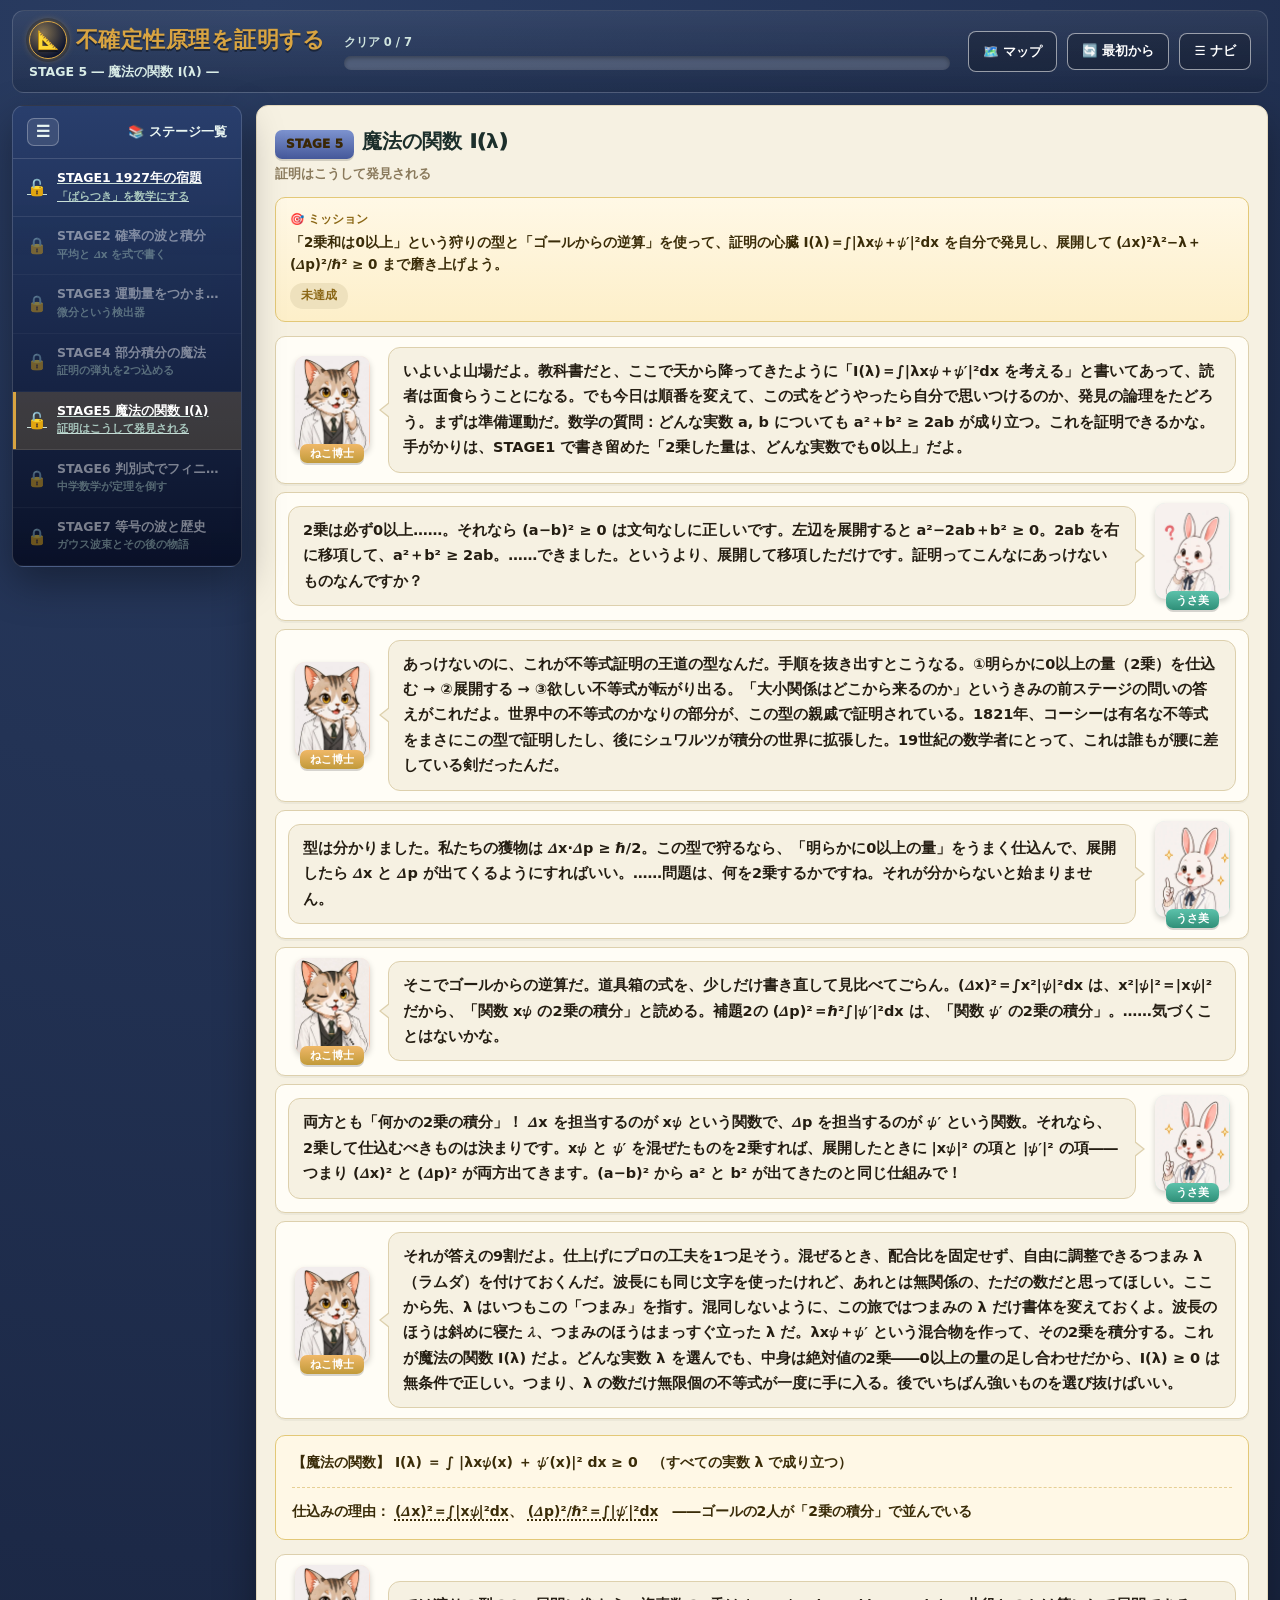
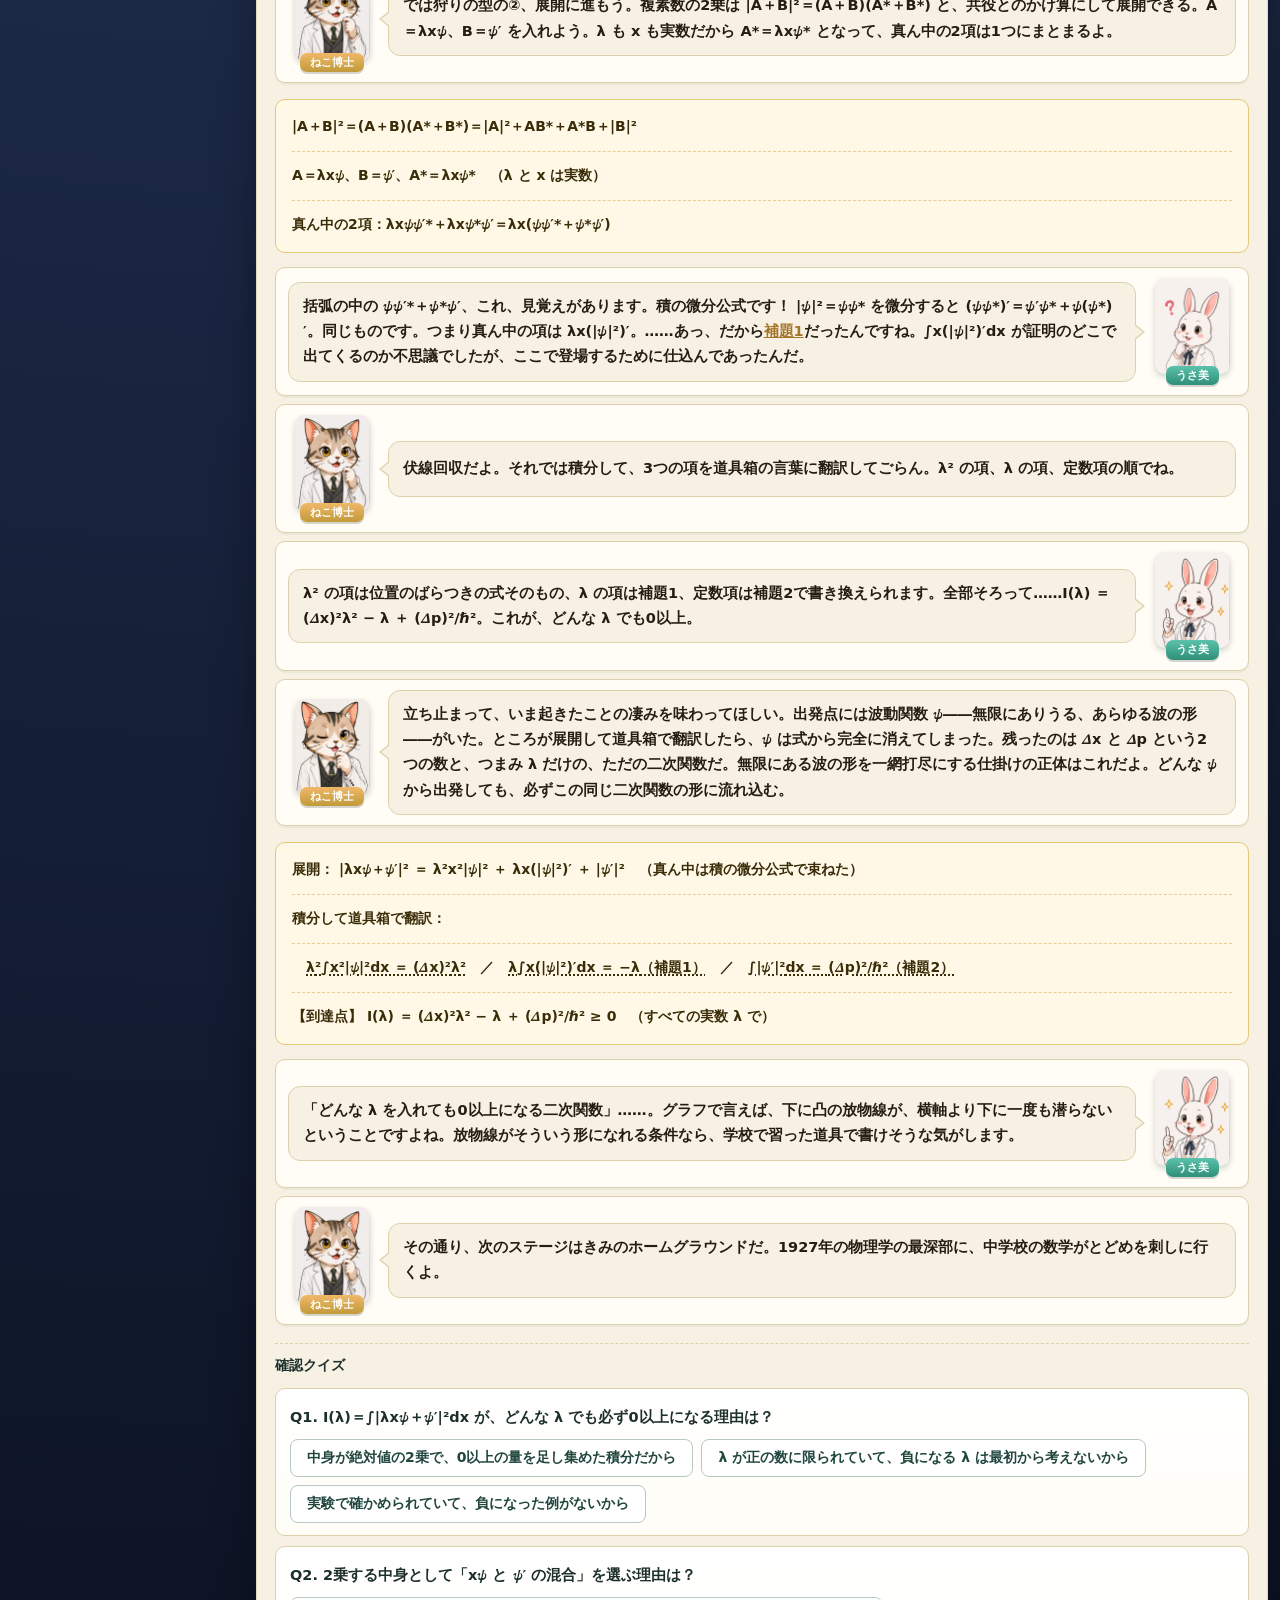
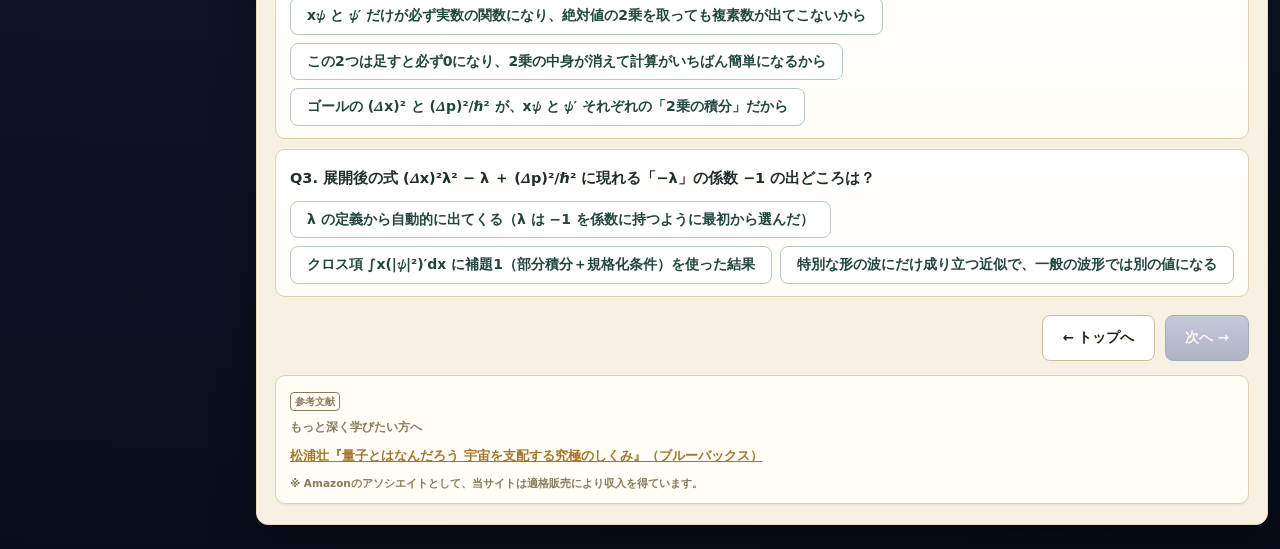
<file: stage5.html>
<!DOCTYPE html>
<html lang="ja">
<head>
<meta charset="UTF-8">
<meta name="viewport" content="width=device-width, initial-scale=1.0">
<meta name="theme-color" content="#1c2947">
<!-- Google tag (gtag.js) -->
<script async src="https://www.googletagmanager.com/gtag/js?id=G-9RTQCP2HXM"></script>
<script>
  window.dataLayer = window.dataLayer || [];
  function gtag(){dataLayer.push(arguments);}
  gtag('js', new Date());
  gtag('config', 'G-9RTQCP2HXM');
</script>
<title>STAGE5 魔法の関数 I(λ) ― 不確定性原理を証明する</title>
<meta name="description" content="証明の心臓部 I(λ)＝∫|λxψ＋ψ′|²dx はどうやって「思いつかれた」のか。2乗和≥0というコーシー以来の狩りの型と、ゴールからの逆算。数学の証明が発見される論理を体験する山場のステージ。">
<link rel="canonical" href="https://quantum-mechanics.habatakijuku.com/kennard-inequality/stage5">
<meta property="og:type" content="article">
<meta property="og:site_name" content="不確定性原理を証明する">
<meta property="og:locale" content="ja_JP">
<meta property="og:title" content="STAGE5 魔法の関数 I(λ) ― 不確定性原理を証明する">
<meta property="og:description" content="証明の心臓部はどうやって思いつかれたのか。コーシー以来の狩りの型と、ゴールからの逆算。">
<meta property="og:url" content="https://quantum-mechanics.habatakijuku.com/kennard-inequality/stage5">
<meta property="og:image" content="https://quantum-mechanics.habatakijuku.com/kennard-inequality/images/ogp.png">
<meta property="og:image:width" content="1200">
<meta property="og:image:height" content="630">
<meta name="twitter:card" content="summary_large_image">
<link rel="icon" type="image/png" href="images/favicon.png">
<link rel="stylesheet" href="design-system.css">
<style>
  .kq-svg .wave{fill:none;stroke:var(--gold);stroke-width:2}
  .kq-svg .wave2{fill:none;stroke:#2f6fa6;stroke-width:2}
  .kq-svg .wave3{fill:none;stroke:#b5504a;stroke-width:2.4}
  .kq-svg .base{stroke:var(--line);stroke-width:1;stroke-dasharray:2 3}
  .kq-svg .label{fill:var(--muted);font-size:11px;font-weight:700}
  .kq-svg .strong{fill:var(--ink);font-size:12px;font-weight:900}
  .cv-wrap{width:100%}
  .sim-ctrl{display:grid;grid-template-columns:auto minmax(0,1fr) auto;gap:8px 10px;align-items:center;
    max-width:440px;margin:12px auto 0;padding:10px 12px;border:1px solid var(--line);border-radius:10px;background:var(--paper2)}
  .sim-ctrl label{font-size:11.5px;font-weight:800;color:var(--muted);white-space:nowrap}
  .sim-ctrl input[type=range]{width:100%;accent-color:#45589a}
  .sim-ctrl .val{font-size:12px;font-weight:900;color:var(--ink);font-variant-numeric:tabular-nums;min-width:52px;text-align:right}
  @media (max-width:560px){
    .sim-ctrl{grid-template-columns:minmax(0,1fr) auto}
    .sim-ctrl label{grid-column:1 / -1;white-space:normal}
  }
  .readout{display:flex;flex-wrap:wrap;gap:4px 16px;justify-content:center;margin-top:8px;font-size:12px;font-weight:700;color:var(--ink)}
</style>
</head>
<body>
<div class="app-shell side-collapsed" id="app-shell">
  <header class="game-header">
    <div class="brand">
      <div class="brand-title"><a class="head-reset home-badge" href="index.html" title="トップへ" aria-label="トップへ">📐</a> <span>不確定性原理を証明する</span></div>
      <div class="brand-sub">STAGE 5 ― 魔法の関数 I(<span class="lam">λ</span>) ―</div>
    </div>
    <div class="head-progress-wrap">
      <div class="head-progress-label" id="progress-label">クリア 0 / 7</div>
      <div class="head-progress" role="progressbar" aria-label="クリア済みステージ数" aria-valuemin="0" aria-valuemax="7" aria-valuenow="0"><div class="head-progress-fill" id="progress-fill" style="width:0%"></div></div>
    </div>
    <div class="header-actions">
      <a class="head-reset" href="https://quantum-mechanics.habatakijuku.com/" title="量子力学、冒険の書（シリーズマップ）へ">🗺️ マップ</a>
      <button class="head-reset" id="btn-reset-all">🔄 最初から</button>
      <button class="head-reset" id="head-nav-toggle" title="ステージ一覧の表示切替">☰ ナビ</button>
    </div>
  </header>

  <div class="game-layout">
    <div class="side-backdrop" id="side-backdrop"></div>
    <aside class="side-panel">
      <div class="side-head">
        <button class="side-toggle" id="sidebar-toggle" title="ステージ一覧の表示切替" aria-label="ステージ一覧の表示切替">☰</button>
        <span class="side-head-text">📚 ステージ一覧</span>
      </div>
      <div class="side-list" id="side-list"></div>
    </aside>

    <main class="main-area">
      <div class="chapter-head">
        <span class="chapter-badge">STAGE 5</span><h1 class="chapter-title">魔法の関数 I(<span class="lam">λ</span>)</h1>
        <div class="chapter-sub">証明はこうして発見される</div>
      </div>

      <div class="mission-box">
        <div class="mission-label">🎯 ミッション</div>
        <div class="mission-text">「2乗和は0以上」という狩りの型と「ゴールからの逆算」を使って、証明の心臓 I(<span class="lam">λ</span>)＝∫|<span class="lam">λ</span>xψ＋ψ′|²dx を自分で発見し、展開して (Δx)²<span class="lam">λ</span>²−<span class="lam">λ</span>＋(Δp)²/ℏ² ≥ 0 まで磨き上げよう。</div>
        <span class="mission-status" id="mission-status">未達成</span>
      </div>

      <div class="dialogue-scene">
        <div class="dialog-row">
          <div class="dialog-character">
            <div class="dialog-avatar mentor"><img src="images/cat.webp" width="300" height="386" alt=""></div>
            <div class="dialog-name mentor">ねこ博士</div>
          </div>
          <div class="dialog-bubble">いよいよ山場だよ。教科書だと、ここで天から降ってきたように「I(<span class="lam">λ</span>)＝∫|<span class="lam">λ</span>xψ＋ψ′|²dx を考える」と書いてあって、読者は面食らうことになる。でも今日は順番を変えて、<strong>この式をどうやったら自分で思いつけるのか</strong>、発見の論理をたどろう。まずは準備運動だ。数学の質問：どんな実数 a, b についても a²＋b² ≥ 2ab が成り立つ。これを証明できるかな。手がかりは、STAGE1 で書き留めた「2乗した量は、どんな実数でも0以上」だよ。</div>
        </div>
        <div class="dialog-row right">
          <div class="dialog-character">
            <div class="dialog-avatar student"><img src="images/rabbitThink.webp" width="300" height="386" alt=""></div>
            <div class="dialog-name student">うさ美</div>
          </div>
          <div class="dialog-bubble">2乗は必ず0以上……。それなら (a−b)² ≥ 0 は文句なしに正しいです。左辺を展開すると a²−2ab＋b² ≥ 0。2ab を右に移項して、a²＋b² ≥ 2ab。……できました。というより、<strong>展開して移項しただけ</strong>です。証明ってこんなにあっけないものなんですか？</div>
        </div>
        <div class="dialog-row">
          <div class="dialog-character">
            <div class="dialog-avatar mentor"><img src="images/cat.webp" width="300" height="386" alt=""></div>
            <div class="dialog-name mentor">ねこ博士</div>
          </div>
          <div class="dialog-bubble">あっけないのに、これが不等式証明の<strong>王道の型</strong>なんだ。手順を抜き出すとこうなる。<strong>①明らかに0以上の量（2乗）を仕込む → ②展開する → ③欲しい不等式が転がり出る</strong>。「大小関係はどこから来るのか」というきみの前ステージの問いの答えがこれだよ。世界中の不等式のかなりの部分が、この型の親戚で証明されている。1821年、コーシーは有名な不等式をまさにこの型で証明したし、後にシュワルツが積分の世界に拡張した。19世紀の数学者にとって、これは誰もが腰に差している剣だったんだ。</div>
        </div>
        <div class="dialog-row right">
          <div class="dialog-character">
            <div class="dialog-avatar student"><img src="images/rabbit.webp" width="300" height="386" alt=""></div>
            <div class="dialog-name student">うさ美</div>
          </div>
          <div class="dialog-bubble">型は分かりました。私たちの獲物は Δx·Δp ≥ ℏ/2。この型で狩るなら、「明らかに0以上の量」をうまく仕込んで、展開したら Δx と Δp が出てくるようにすればいい。……問題は、<strong>何を2乗するか</strong>ですね。それが分からないと始まりません。</div>
        </div>
        <div class="dialog-row">
          <div class="dialog-character">
            <div class="dialog-avatar mentor"><img src="images/catThink.webp" width="300" height="386" alt=""></div>
            <div class="dialog-name mentor">ねこ博士</div>
          </div>
          <div class="dialog-bubble">そこで<strong>ゴールからの逆算</strong>だ。道具箱の式を、少しだけ書き直して見比べてごらん。(Δx)²＝∫x²|ψ|²dx は、x²|ψ|²＝|xψ|² だから、<strong>「関数 xψ の2乗の積分」</strong>と読める。補題2の (Δp)²＝ℏ²∫|ψ′|²dx は、<strong>「関数 ψ′ の2乗の積分」</strong>。……気づくことはないかな。</div>
        </div>
        <div class="dialog-row right">
          <div class="dialog-character">
            <div class="dialog-avatar student"><img src="images/rabbit.webp" width="300" height="386" alt=""></div>
            <div class="dialog-name student">うさ美</div>
          </div>
          <div class="dialog-bubble">両方とも「何かの2乗の積分」！ Δx を担当するのが xψ という関数で、Δp を担当するのが ψ′ という関数。それなら、2乗して仕込むべきものは決まりです。<strong>xψ と ψ′ を混ぜたもの</strong>を2乗すれば、展開したときに |xψ|² の項と |ψ′|² の項――つまり (Δx)² と (Δp)² が両方出てきます。(a−b)² から a² と b² が出てきたのと同じ仕組みで！</div>
        </div>
        <div class="dialog-row">
          <div class="dialog-character">
            <div class="dialog-avatar mentor"><img src="images/cat.webp" width="300" height="386" alt=""></div>
            <div class="dialog-name mentor">ねこ博士</div>
          </div>
          <div class="dialog-bubble">それが答えの9割だよ。仕上げにプロの工夫を1つ足そう。混ぜるとき、配合比を固定せず、<strong>自由に調整できるつまみ <span class="lam">λ</span>（ラムダ）</strong>を付けておくんだ。波長にも同じ文字を使ったけれど、あれとは無関係の、ただの数だと思ってほしい。ここから先、<span class="lam">λ</span> はいつもこの「つまみ」を指す。混同しないように、この旅では<strong>つまみの <span class="lam">λ</span> だけ書体を変えて</strong>おくよ。波長のほうは斜めに寝た λ、つまみのほうはまっすぐ立った <span class="lam">λ</span> だ。<span class="lam">λ</span>xψ＋ψ′ という混合物を作って、その2乗を積分する。これが魔法の関数 I(<span class="lam">λ</span>) だよ。どんな実数 <span class="lam">λ</span> を選んでも、中身は絶対値の2乗――0以上の量の足し合わせだから、<strong>I(<span class="lam">λ</span>) ≥ 0 は無条件で正しい</strong>。つまり、<span class="lam">λ</span> の数だけ<strong>無限個の不等式</strong>が一度に手に入る。後でいちばん強いものを選び抜けばいい。</div>
        </div>
      </div>

      <div class="formula-box">
        <span class="step">【魔法の関数】 <br class="wbr">I(<span class="lam">λ</span>) ＝ ∫ |<span class="lam">λ</span>xψ(x) ＋ ψ′(x)|² dx ≥ 0　（すべての実数 <span class="lam">λ</span> で成り立つ）</span>
        <span class="step">仕込みの理由： <br class="wbr"><a href="stage2.html#fb-dx" title="STAGE2 で導いた位置のばらつきの式へ">(Δx)²＝∫|xψ|²dx</a>、 <a href="stage4.html#fb-lemma2" title="STAGE4 の補題2へ"><span class="nw">(Δp)²/ℏ²</span>＝∫<span class="nw">|ψ′|²</span>dx</a>　――ゴールの2人が「2乗の積分」で並んでいる</span>
      </div>

      <div class="dialogue-scene">
        <div class="dialog-row">
          <div class="dialog-character">
            <div class="dialog-avatar mentor"><img src="images/cat.webp" width="300" height="386" alt=""></div>
            <div class="dialog-name mentor">ねこ博士</div>
          </div>
          <div class="dialog-bubble">では狩りの型の②、<strong>展開</strong>に進もう。複素数の2乗は |A＋B|²＝(A＋B)(A*＋B*) と、共役とのかけ算にして展開できる。A＝<span class="lam">λ</span>xψ、B＝ψ′ を入れよう。<span class="lam">λ</span> も x も実数だから A*＝<span class="lam">λ</span>xψ* となって、真ん中の2項は1つにまとまるよ。</div>
        </div>
      </div>

      <div class="formula-box">
        <span class="step"><span class="nw">|A＋B|²＝(A＋B)(A*＋B*)</span>＝<span class="nw">|A|²＋AB*＋A*B＋|B|²</span></span>
        <span class="step"><span class="nw">A＝<span class="lam">λ</span>xψ</span>、<span class="nw">B＝ψ′</span>、<span class="nw">A*＝<span class="lam">λ</span>xψ*</span>　（<span class="lam">λ</span> と x は実数）</span>
        <span class="step">真ん中の2項：<span class="nw"><span class="lam">λ</span>xψψ′*＋<span class="lam">λ</span>xψ*ψ′</span>＝<span class="nw"><strong><span class="lam">λ</span>x(ψψ′*＋ψ*ψ′)</strong></span></span>
      </div>

      <div class="dialogue-scene">
        <div class="dialog-row right">
          <div class="dialog-character">
            <div class="dialog-avatar student"><img src="images/rabbitThink.webp" width="300" height="386" alt=""></div>
            <div class="dialog-name student">うさ美</div>
          </div>
          <div class="dialog-bubble">括弧の中の ψψ′*＋ψ*ψ′、これ、見覚えがあります。積の微分公式です！ |ψ|²＝ψψ* を微分すると (ψψ*)′＝ψ′ψ*＋ψ(ψ*)′。同じものです。つまり真ん中の項は <strong><span class="lam">λ</span>x(|ψ|²)′</strong>。……あっ、だから<a href="stage4.html#fb-lemma1" title="STAGE4 の補題1へ" style="color:var(--gold-dark);text-decoration:underline">補題1</a>だったんですね。∫x(|ψ|²)′dx が証明のどこで出てくるのか不思議でしたが、ここで登場するために仕込んであったんだ。</div>
        </div>
        <div class="dialog-row">
          <div class="dialog-character">
            <div class="dialog-avatar mentor"><img src="images/cat.webp" width="300" height="386" alt=""></div>
            <div class="dialog-name mentor">ねこ博士</div>
          </div>
          <div class="dialog-bubble">伏線回収だよ。それでは積分して、3つの項を道具箱の言葉に翻訳してごらん。<span class="lam">λ</span>² の項、<span class="lam">λ</span> の項、定数項の順でね。</div>
        </div>
        <div class="dialog-row right">
          <div class="dialog-character">
            <div class="dialog-avatar student"><img src="images/rabbit.webp" width="300" height="386" alt=""></div>
            <div class="dialog-name student">うさ美</div>
          </div>
          <div class="dialog-bubble"><span class="lam">λ</span>² の項は位置のばらつきの式そのもの、<span class="lam">λ</span> の項は補題1、定数項は補題2で書き換えられます。全部そろって……I(<span class="lam">λ</span>) ＝ (Δx)²<span class="lam">λ</span>² − <span class="lam">λ</span> ＋ (Δp)²/ℏ²。これが、どんな <span class="lam">λ</span> でも0以上。</div>
        </div>
        <div class="dialog-row">
          <div class="dialog-character">
            <div class="dialog-avatar mentor"><img src="images/catThink.webp" width="300" height="386" alt=""></div>
            <div class="dialog-name mentor">ねこ博士</div>
          </div>
          <div class="dialog-bubble">立ち止まって、いま起きたことの凄みを味わってほしい。出発点には波動関数 ψ――無限にありうる、あらゆる波の形――がいた。ところが展開して道具箱で翻訳したら、<strong>ψ は式から完全に消えてしまった</strong>。残ったのは Δx と Δp という2つの数と、つまみ <span class="lam">λ</span> だけの、ただの二次関数だ。無限にある波の形を一網打尽にする仕掛けの正体はこれだよ。どんな ψ から出発しても、必ずこの同じ二次関数の形に流れ込む。</div>
        </div>
      </div>

      <div class="formula-box">
        <span class="step">展開： <br class="wbr">|<span class="lam">λ</span>xψ＋ψ′|² ＝ <span class="lam">λ</span>²x²|ψ|² ＋ <span class="lam">λ</span>x(|ψ|²)′ ＋ <span class="nw">|ψ′|²</span>　（真ん中は積の微分公式で束ねた）</span>
        <span class="step">積分して道具箱で翻訳：</span>
        <span class="step">　<a href="stage2.html#fb-dx" title="STAGE2 で導いた位置のばらつきの式へ"><span class="lam">λ</span>²<span class="nw">∫x²|ψ|²dx</span> ＝ (Δx)²<span class="lam">λ</span>²</a>　／　<a href="stage4.html#fb-lemma1" title="STAGE4 の補題1へ"><span class="lam">λ</span>∫x(|ψ|²)′dx ＝ −<span class="lam">λ</span>（補題1）</a>　／　<a href="stage4.html#fb-lemma2" title="STAGE4 の補題2へ">∫<span class="nw">|ψ′|²</span>dx ＝ <span class="nw">(Δp)²/ℏ²</span>（補題2）</a></span>
        <span class="step">【到達点】 <br class="wbr">I(<span class="lam">λ</span>) ＝ <strong>(Δx)²<span class="lam">λ</span>² − <span class="lam">λ</span> ＋ <span class="nw">(Δp)²/ℏ²</span> ≥ 0</strong>　（すべての実数 <span class="lam">λ</span> で）</span>
      </div>

      <div class="dialogue-scene">
        <div class="dialog-row right">
          <div class="dialog-character">
            <div class="dialog-avatar student"><img src="images/rabbit.webp" width="300" height="386" alt=""></div>
            <div class="dialog-name student">うさ美</div>
          </div>
          <div class="dialog-bubble">「どんな <span class="lam">λ</span> を入れても0以上になる二次関数」……。グラフで言えば、下に凸の放物線が、横軸より下に<strong>一度も潜らない</strong>ということですよね。放物線がそういう形になれる条件なら、学校で習った道具で書けそうな気がします。</div>
        </div>
        <div class="dialog-row">
          <div class="dialog-character">
            <div class="dialog-avatar mentor"><img src="images/cat.webp" width="300" height="386" alt=""></div>
            <div class="dialog-name mentor">ねこ博士</div>
          </div>
          <div class="dialog-bubble">その通り、次のステージはきみのホームグラウンドだ。1927年の物理学の最深部に、中学校の数学がとどめを刺しに行くよ。</div>
        </div>
      </div>

      <h2 class="quiz-head">確認クイズ</h2>
      <div class="quiz-card" data-quiz>
        <p class="quiz-q">Q1. I(<span class="lam">λ</span>)＝∫|<span class="lam">λ</span>xψ＋ψ′|²dx が、どんな <span class="lam">λ</span> でも必ず0以上になる理由は？</p>
        <div class="choice-list">
          <button class="choice-btn">中身が絶対値の2乗で、0以上の量を足し集めた積分だから</button>
          <button class="choice-btn"><span class="lam">λ</span> が正の数に限られていて、負になる <span class="lam">λ</span> は最初から考えないから</button>
          <button class="choice-btn">実験で確かめられていて、負になった例がないから</button>
        </div>
        <div class="quiz-explain" hidden>正解！ 「2乗は0以上」――STAGE1でばらつきを定義したときと同じ、いちばん素朴な事実が証明全体を支えている。(a−b)² ≥ 0 から a²＋b² ≥ 2ab を出した狩りの型の、積分版だ。</div>
      </div>

      <div class="quiz-card" data-quiz>
        <p class="quiz-q">Q2. 2乗する中身として「xψ と ψ′ の混合」を選ぶ理由は？</p>
        <div class="choice-list">
          <button class="choice-btn">xψ と ψ′ だけが必ず実数の関数になり、絶対値の2乗を取っても複素数が出てこないから</button>
          <button class="choice-btn">この2つは足すと必ず0になり、2乗の中身が消えて計算がいちばん簡単になるから</button>
          <button class="choice-btn">ゴールの (Δx)² と (Δp)²/ℏ² が、xψ と ψ′ それぞれの「2乗の積分」だから</button>
        </div>
        <div class="quiz-explain" hidden>正解！ 展開すれば |xψ|² と |ψ′|² の項が現れて、狙い通り (Δx)² と (Δp)² が式に登場する。</div>
      </div>

      <div class="quiz-card" data-quiz>
        <p class="quiz-q">Q3. 展開後の式 (Δx)²<span class="lam">λ</span>² − <span class="lam">λ</span> ＋ (Δp)²/ℏ² に現れる「−<span class="lam">λ</span>」の係数 −1 の出どころは？</p>
        <div class="choice-list">
          <button class="choice-btn"><span class="lam">λ</span> の定義から自動的に出てくる（<span class="lam">λ</span> は −1 を係数に持つように最初から選んだ）</button>
          <button class="choice-btn">クロス項 ∫x(|ψ|²)′dx に補題1（部分積分＋規格化条件）を使った結果</button>
          <button class="choice-btn">特別な形の波にだけ成り立つ近似で、一般の波形では別の値になる</button>
        </div>
        <div class="quiz-explain" hidden>正解！ 「電子は必ずどこかにいる」という規格化条件が、部分積分を経由して −1 という数に化け、<span class="lam">λ</span> の1次の係数として証明の急所に座る。どんな波形でも同じ −1 になるのがポイントだ。</div>
      </div>

      <div class="stage-nav">
        <a class="btn" href="index.html">← トップへ</a>
        <button class="btn btn-primary" id="btn-next" disabled>次へ →</button>
      </div>

      <div id="book-recommend"></div>
    </main>
  </div>
</div>

<script src="js/progress.js"></script>
<script>KQ.initStagePage(5);</script>
<script src="https://my.habatakijuku.com/sync.js" defer></script>
</body>
</html>
</file>
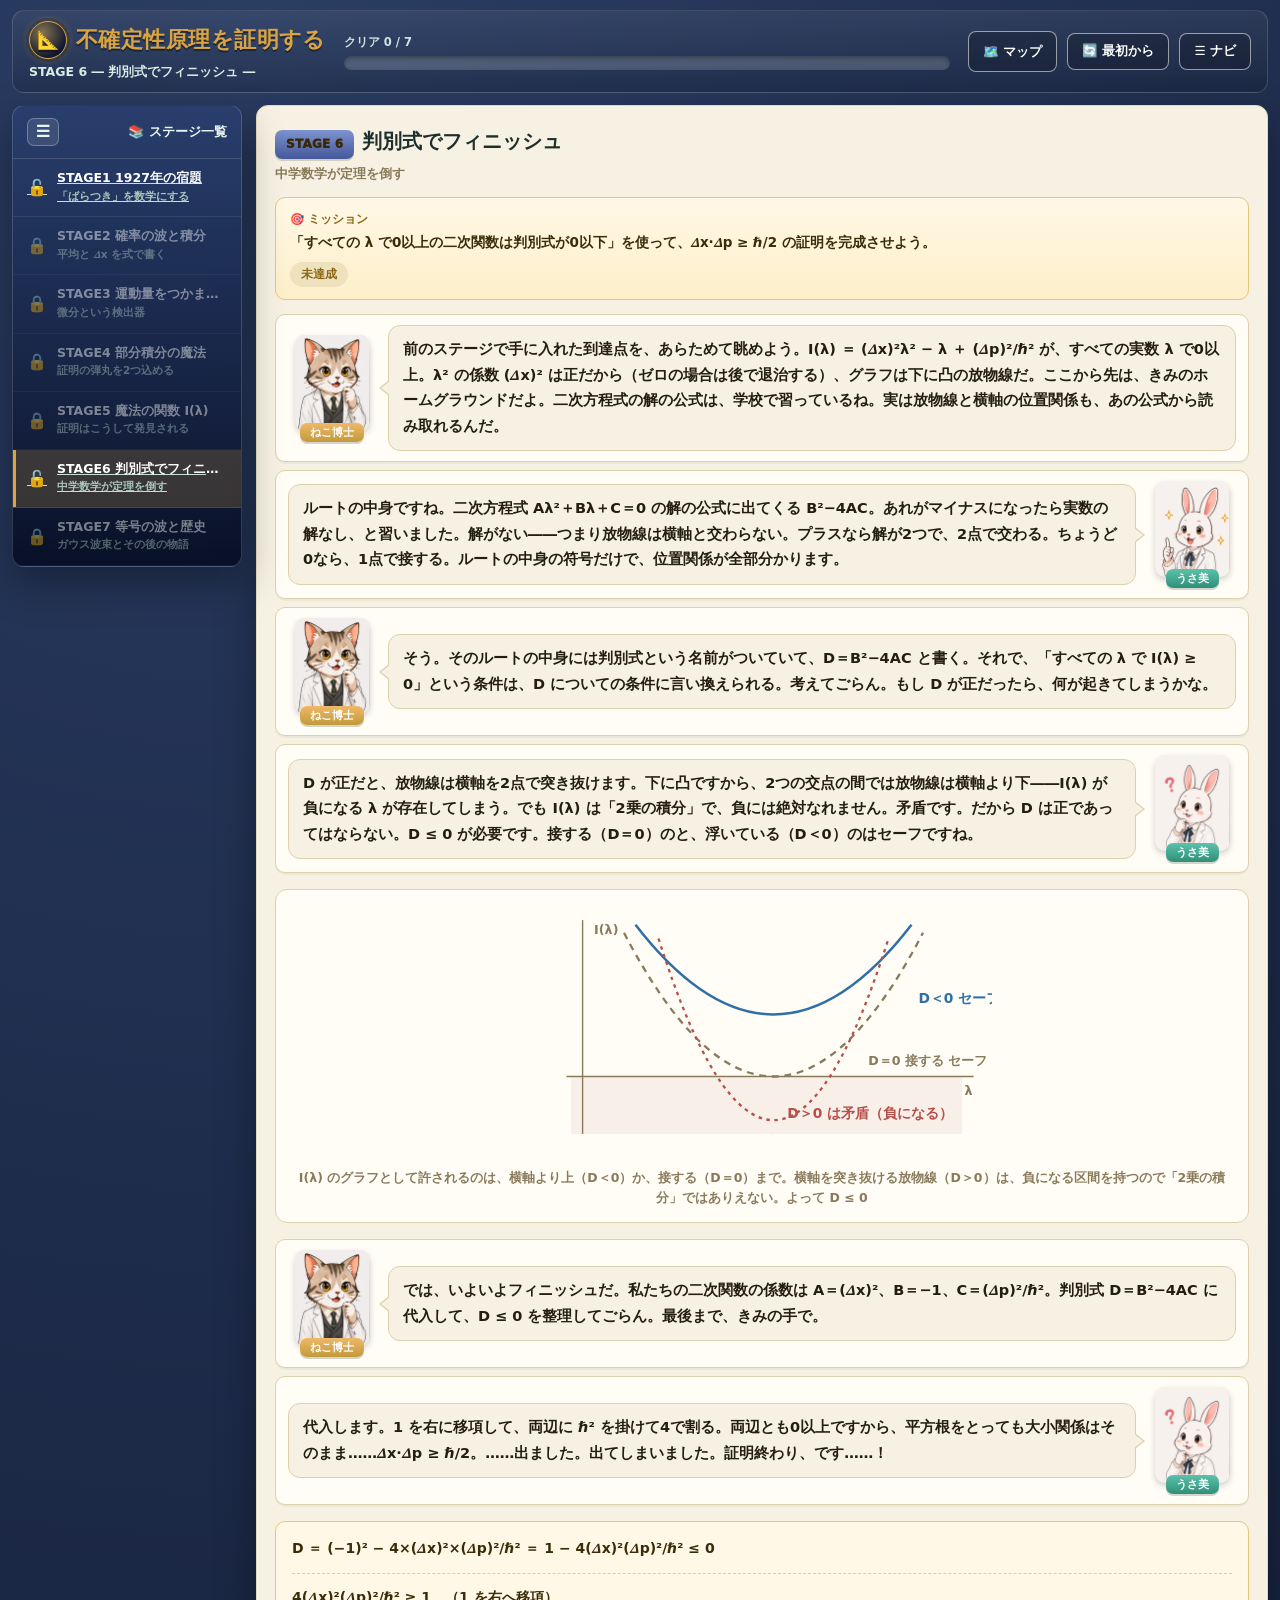
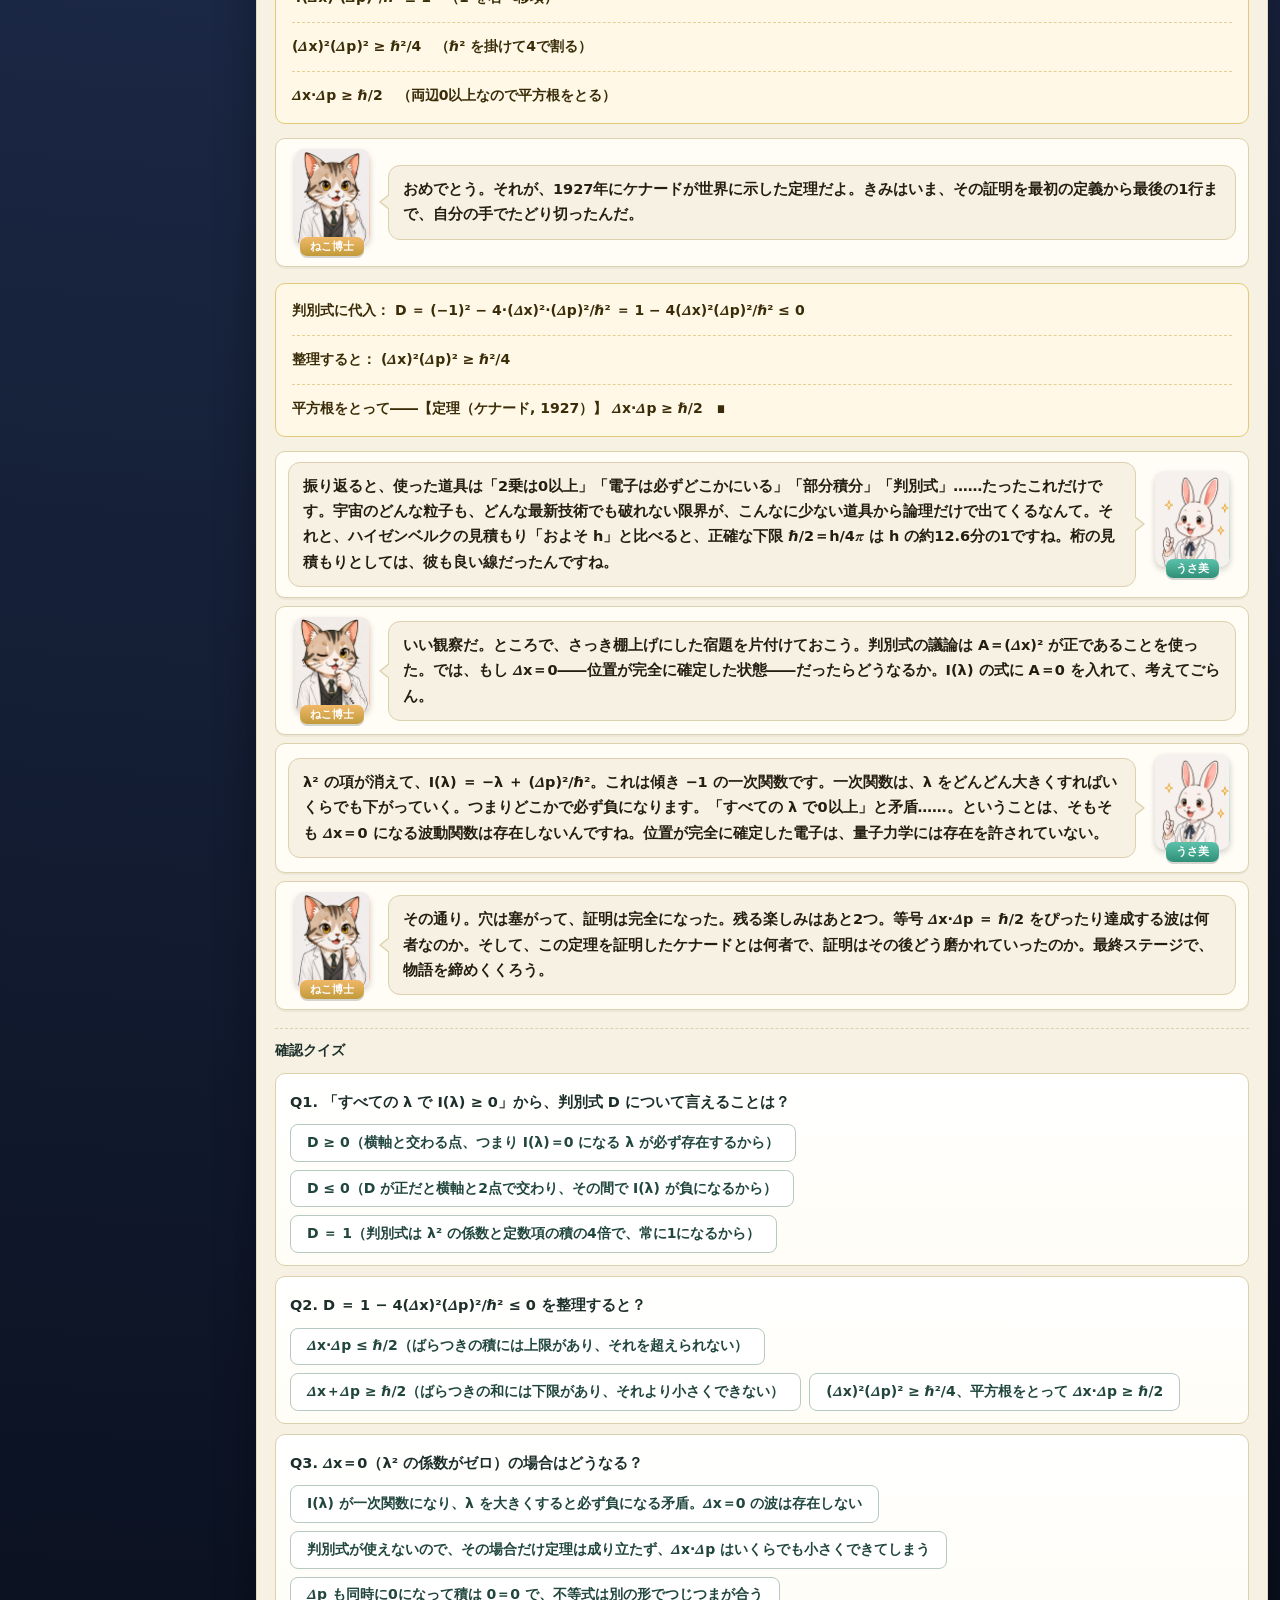
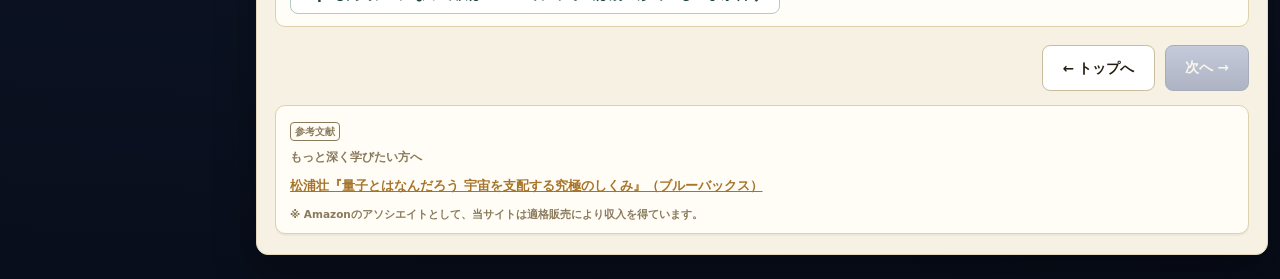
<file: stage6.html>
<!DOCTYPE html>
<html lang="ja">
<head>
<meta charset="UTF-8">
<meta name="viewport" content="width=device-width, initial-scale=1.0">
<meta name="theme-color" content="#1c2947">
<!-- Google tag (gtag.js) -->
<script async src="https://www.googletagmanager.com/gtag/js?id=G-9RTQCP2HXM"></script>
<script>
  window.dataLayer = window.dataLayer || [];
  function gtag(){dataLayer.push(arguments);}
  gtag('js', new Date());
  gtag('config', 'G-9RTQCP2HXM');
</script>
<title>STAGE6 判別式でフィニッシュ ― 不確定性原理を証明する</title>
<meta name="description" content="残った式は λ のただの二次関数。「すべての λ で0以上」なら判別式は0以下――中学校で習う解の公式から生まれる判別式が、量子力学最深の定理 Δx·Δp ≥ ℏ/2 にとどめを刺す。証明完成の瞬間。">
<link rel="canonical" href="https://quantum-mechanics.habatakijuku.com/kennard-inequality/stage6">
<meta property="og:type" content="article">
<meta property="og:site_name" content="不確定性原理を証明する">
<meta property="og:locale" content="ja_JP">
<meta property="og:title" content="STAGE6 判別式でフィニッシュ ― 不確定性原理を証明する">
<meta property="og:description" content="中学数学の判別式が、量子力学最深の定理にとどめを刺す。証明完成の瞬間へ。">
<meta property="og:url" content="https://quantum-mechanics.habatakijuku.com/kennard-inequality/stage6">
<meta property="og:image" content="https://quantum-mechanics.habatakijuku.com/kennard-inequality/images/ogp.png">
<meta property="og:image:width" content="1200">
<meta property="og:image:height" content="630">
<meta name="twitter:card" content="summary_large_image">
<link rel="icon" type="image/png" href="images/favicon.png">
<link rel="stylesheet" href="design-system.css">
<style>
  .kq-svg .par1{fill:none;stroke:#2f6fa6;stroke-width:2.2}
  .kq-svg .par2{fill:none;stroke:var(--muted);stroke-width:2;stroke-dasharray:6 5}
  .kq-svg .par3{fill:none;stroke:#b5504a;stroke-width:2;stroke-dasharray:3 4}
  .kq-svg .axis{stroke:var(--muted);stroke-width:1.2}
  .kq-svg .ngzone{fill:rgba(181,80,74,.08)}
  .kq-svg .label{fill:var(--muted);font-size:11px;font-weight:700}
  .kq-svg .strong{fill:var(--ink);font-size:12px;font-weight:900}
  .kq-svg .lb1{fill:#2f6fa6;font-size:12px;font-weight:900}
  .kq-svg .lb3{fill:#b5504a;font-size:12px;font-weight:900}
</style>
</head>
<body>
<div class="app-shell side-collapsed" id="app-shell">
  <header class="game-header">
    <div class="brand">
      <div class="brand-title"><a class="head-reset home-badge" href="index.html" title="トップへ" aria-label="トップへ">📐</a> <span>不確定性原理を証明する</span></div>
      <div class="brand-sub">STAGE 6 ― 判別式でフィニッシュ ―</div>
    </div>
    <div class="head-progress-wrap">
      <div class="head-progress-label" id="progress-label">クリア 0 / 7</div>
      <div class="head-progress" role="progressbar" aria-label="クリア済みステージ数" aria-valuemin="0" aria-valuemax="7" aria-valuenow="0"><div class="head-progress-fill" id="progress-fill" style="width:0%"></div></div>
    </div>
    <div class="header-actions">
      <a class="head-reset" href="https://quantum-mechanics.habatakijuku.com/" title="量子力学、冒険の書（シリーズマップ）へ">🗺️ マップ</a>
      <button class="head-reset" id="btn-reset-all">🔄 最初から</button>
      <button class="head-reset" id="head-nav-toggle" title="ステージ一覧の表示切替">☰ ナビ</button>
    </div>
  </header>

  <div class="game-layout">
    <div class="side-backdrop" id="side-backdrop"></div>
    <aside class="side-panel">
      <div class="side-head">
        <button class="side-toggle" id="sidebar-toggle" title="ステージ一覧の表示切替" aria-label="ステージ一覧の表示切替">☰</button>
        <span class="side-head-text">📚 ステージ一覧</span>
      </div>
      <div class="side-list" id="side-list"></div>
    </aside>

    <main class="main-area">
      <div class="chapter-head">
        <span class="chapter-badge">STAGE 6</span><h1 class="chapter-title">判別式でフィニッシュ</h1>
        <div class="chapter-sub">中学数学が定理を倒す</div>
      </div>

      <div class="mission-box">
        <div class="mission-label">🎯 ミッション</div>
        <div class="mission-text">「すべての <span class="lam">λ</span> で0以上の二次関数は判別式が0以下」を使って、Δx·Δp ≥ ℏ/2 の証明を完成させよう。</div>
        <span class="mission-status" id="mission-status">未達成</span>
      </div>

      <div class="dialogue-scene">
        <div class="dialog-row">
          <div class="dialog-character">
            <div class="dialog-avatar mentor"><img src="images/cat.webp" width="300" height="386" alt=""></div>
            <div class="dialog-name mentor">ねこ博士</div>
          </div>
          <div class="dialog-bubble">前のステージで手に入れた到達点を、あらためて眺めよう。I(<span class="lam">λ</span>) ＝ (Δx)²<span class="lam">λ</span>² − <span class="lam">λ</span> ＋ (Δp)²/ℏ² が、<strong>すべての実数 <span class="lam">λ</span> で0以上</strong>。<span class="lam">λ</span>² の係数 (Δx)² は正だから（ゼロの場合は後で退治する）、グラフは<strong>下に凸の放物線</strong>だ。ここから先は、きみのホームグラウンドだよ。二次方程式の<strong>解の公式</strong>は、学校で習っているね。実は放物線と横軸の位置関係も、あの公式から読み取れるんだ。</div>
        </div>
        <div class="dialog-row right">
          <div class="dialog-character">
            <div class="dialog-avatar student"><img src="images/rabbit.webp" width="300" height="386" alt=""></div>
            <div class="dialog-name student">うさ美</div>
          </div>
          <div class="dialog-bubble">ルートの中身ですね。二次方程式 A<span class="lam">λ</span>²＋B<span class="lam">λ</span>＋C＝0 の解の公式に出てくる <strong>B²−4AC</strong>。あれがマイナスになったら実数の解なし、と習いました。解がない――つまり放物線は横軸と交わらない。プラスなら解が2つで、2点で交わる。ちょうど0なら、1点で接する。ルートの中身の符号だけで、位置関係が全部分かります。</div>
        </div>
        <div class="dialog-row">
          <div class="dialog-character">
            <div class="dialog-avatar mentor"><img src="images/cat.webp" width="300" height="386" alt=""></div>
            <div class="dialog-name mentor">ねこ博士</div>
          </div>
          <div class="dialog-bubble">そう。そのルートの中身には<strong>判別式</strong>という名前がついていて、D＝B²−4AC と書く。それで、「すべての <span class="lam">λ</span> で I(<span class="lam">λ</span>) ≥ 0」という条件は、D についての条件に言い換えられる。考えてごらん。もし D が正だったら、何が起きてしまうかな。</div>
        </div>
        <div class="dialog-row right">
          <div class="dialog-character">
            <div class="dialog-avatar student"><img src="images/rabbitThink.webp" width="300" height="386" alt=""></div>
            <div class="dialog-name student">うさ美</div>
          </div>
          <div class="dialog-bubble">D が正だと、放物線は横軸を2点で突き抜けます。下に凸ですから、<strong>2つの交点の間では放物線は横軸より下</strong>――I(<span class="lam">λ</span>) が負になる <span class="lam">λ</span> が存在してしまう。でも I(<span class="lam">λ</span>) は「2乗の積分」で、負には絶対なれません。矛盾です。だから D は正であってはならない。<strong>D ≤ 0</strong> が必要です。接する（D＝0）のと、浮いている（D＜0）のはセーフですね。</div>
        </div>
      </div>

      <div class="diagram-box">
        <svg class="kq-svg" viewBox="0 0 400 215" width="100%" role="img" aria-label="下に凸の放物線3本。横軸より上に浮いているものと接しているものは許されるが、横軸を突き抜けて負になるものは2乗の積分としてありえない">
          <rect class="ngzone" x="34" y="150" width="340" height="50"></rect>
          <line class="axis" x1="30" y1="150" x2="384" y2="150"></line>
          <line class="axis" x1="44" y1="14" x2="44" y2="200"></line>
          <path class="par1" d="M90 18 Q210 174 330 18"></path>
          <path class="par2" d="M80 25 Q210 275 340 25"></path>
          <path class="par3" d="M110 30 Q210 346 310 30"></path>
          <text class="lb1" x="336" y="86">D＜0 セーフ</text>
          <text class="label" x="396" y="140" text-anchor="end">D＝0 接する セーフ</text>
          <text class="lb3" x="222" y="186">D＞0 は矛盾（負になる）</text>
          <text class="label" x="376" y="166"><tspan class="lam">λ</tspan></text>
          <text class="label" x="54" y="26">I(<tspan class="lam">λ</tspan>)</text>
        </svg>
        <div class="diagram-caption">I(<span class="lam">λ</span>) のグラフとして許されるのは、横軸より上（D＜0）か、接する（D＝0）まで。横軸を突き抜ける放物線（D＞0）は、負になる区間を持つので「2乗の積分」ではありえない。よって D ≤ 0</div>
      </div>

      <div class="dialogue-scene">
        <div class="dialog-row">
          <div class="dialog-character">
            <div class="dialog-avatar mentor"><img src="images/cat.webp" width="300" height="386" alt=""></div>
            <div class="dialog-name mentor">ねこ博士</div>
          </div>
          <div class="dialog-bubble">では、いよいよフィニッシュだ。私たちの二次関数の係数は A＝(Δx)²、B＝−1、C＝(Δp)²/ℏ²。判別式 D＝B²−4AC に代入して、D ≤ 0 を整理してごらん。最後まで、きみの手で。</div>
        </div>
        <div class="dialog-row right">
          <div class="dialog-character">
            <div class="dialog-avatar student"><img src="images/rabbitThink.webp" width="300" height="386" alt=""></div>
            <div class="dialog-name student">うさ美</div>
          </div>
          <div class="dialog-bubble">代入します。1 を右に移項して、両辺に ℏ² を掛けて4で割る。両辺とも0以上ですから、平方根をとっても大小関係はそのまま……<strong>Δx·Δp ≥ ℏ/2</strong>。……出ました。出てしまいました。証明終わり、です……！</div>
        </div>
      </div>

      <div class="formula-box">
        <span class="step"><span class="nw">D ＝ (−1)² − 4×(Δx)²×(Δp)²/ℏ²</span> ＝ <span class="nw">1 − 4(Δx)²(Δp)²/ℏ² ≤ 0</span></span>
        <span class="step"><span class="nw">4(Δx)²(Δp)²/ℏ² ≥ 1</span>　（1 を右へ移項）</span>
        <span class="step"><span class="nw">(Δx)²(Δp)² ≥ ℏ²/4</span>　（ℏ² を掛けて4で割る）</span>
        <span class="step"><span class="nw"><strong>Δx·Δp ≥ ℏ/2</strong></span>　（両辺0以上なので平方根をとる）</span>
      </div>

      <div class="dialogue-scene">
        <div class="dialog-row">
          <div class="dialog-character">
            <div class="dialog-avatar mentor"><img src="images/cat.webp" width="300" height="386" alt=""></div>
            <div class="dialog-name mentor">ねこ博士</div>
          </div>
          <div class="dialog-bubble">おめでとう。それが、1927年にケナードが世界に示した定理だよ。きみはいま、その証明を最初の定義から最後の1行まで、自分の手でたどり切ったんだ。</div>
        </div>
      </div>

      <div class="formula-box">
        <span class="step">判別式に代入： <br class="wbr">D ＝ (−1)² − 4·(Δx)²·<span class="nw">(Δp)²/ℏ²</span> ＝ 1 − 4(Δx)²<span class="nw">(Δp)²/ℏ²</span> ≤ 0</span>
        <span class="step">整理すると： <br class="wbr">(Δx)²(Δp)² ≥ ℏ²/4</span>
        <span class="step">平方根をとって――【定理（ケナード, 1927）】 <br class="wbr"><strong><span class="nw">Δx·Δp ≥ ℏ/2</span></strong>　∎</span>
      </div>

      <div class="dialogue-scene">
        <div class="dialog-row right">
          <div class="dialog-character">
            <div class="dialog-avatar student"><img src="images/rabbit.webp" width="300" height="386" alt=""></div>
            <div class="dialog-name student">うさ美</div>
          </div>
          <div class="dialog-bubble">振り返ると、使った道具は「2乗は0以上」「電子は必ずどこかにいる」「部分積分」「判別式」……たったこれだけです。宇宙のどんな粒子も、どんな最新技術でも破れない限界が、こんなに少ない道具から論理だけで出てくるなんて。それと、ハイゼンベルクの見積もり「およそ h」と比べると、正確な下限 ℏ/2＝h/4π は h の約12.6分の1ですね。桁の見積もりとしては、彼も良い線だったんですね。</div>
        </div>
        <div class="dialog-row">
          <div class="dialog-character">
            <div class="dialog-avatar mentor"><img src="images/catThink.webp" width="300" height="386" alt=""></div>
            <div class="dialog-name mentor">ねこ博士</div>
          </div>
          <div class="dialog-bubble">いい観察だ。ところで、さっき棚上げにした宿題を片付けておこう。判別式の議論は A＝(Δx)² が正であることを使った。では、もし <strong>Δx＝0</strong>――位置が完全に確定した状態――だったらどうなるか。I(<span class="lam">λ</span>) の式に A＝0 を入れて、考えてごらん。</div>
        </div>
        <div class="dialog-row right">
          <div class="dialog-character">
            <div class="dialog-avatar student"><img src="images/rabbit.webp" width="300" height="386" alt=""></div>
            <div class="dialog-name student">うさ美</div>
          </div>
          <div class="dialog-bubble"><span class="lam">λ</span>² の項が消えて、I(<span class="lam">λ</span>) ＝ −<span class="lam">λ</span> ＋ (Δp)²/ℏ²。これは傾き −1 の<strong>一次関数</strong>です。一次関数は、<span class="lam">λ</span> をどんどん大きくすればいくらでも下がっていく。つまりどこかで必ず負になります。「すべての <span class="lam">λ</span> で0以上」と矛盾……。ということは、そもそも <strong>Δx＝0 になる波動関数は存在しない</strong>んですね。位置が完全に確定した電子は、量子力学には存在を許されていない。</div>
        </div>
        <div class="dialog-row">
          <div class="dialog-character">
            <div class="dialog-avatar mentor"><img src="images/cat.webp" width="300" height="386" alt=""></div>
            <div class="dialog-name mentor">ねこ博士</div>
          </div>
          <div class="dialog-bubble">その通り。穴は塞がって、証明は完全になった。残る楽しみはあと2つ。等号 Δx·Δp ＝ ℏ/2 を<strong>ぴったり達成する波</strong>は何者なのか。そして、この定理を証明したケナードとは何者で、証明はその後どう磨かれていったのか。最終ステージで、物語を締めくくろう。</div>
        </div>
      </div>

      <h2 class="quiz-head">確認クイズ</h2>
      <div class="quiz-card" data-quiz>
        <p class="quiz-q">Q1. 「すべての <span class="lam">λ</span> で I(<span class="lam">λ</span>) ≥ 0」から、判別式 D について言えることは？</p>
        <div class="choice-list">
          <button class="choice-btn">D ≥ 0（横軸と交わる点、つまり I(<span class="lam">λ</span>)＝0 になる <span class="lam">λ</span> が必ず存在するから）</button>
          <button class="choice-btn">D ≤ 0（D が正だと横軸と2点で交わり、その間で I(<span class="lam">λ</span>) が負になるから）</button>
          <button class="choice-btn">D ＝ 1（判別式は <span class="lam">λ</span>² の係数と定数項の積の4倍で、常に1になるから）</button>
        </div>
        <div class="quiz-explain" hidden>正解！ 下に凸の放物線が横軸を突き抜けると、交点の間で必ず負になる。「2乗の積分」は負になれないので、D ≤ 0 しか許されない。</div>
      </div>

      <div class="quiz-card" data-quiz>
        <p class="quiz-q">Q2. D ＝ 1 − 4(Δx)²(Δp)²/ℏ² ≤ 0 を整理すると？</p>
        <div class="choice-list">
          <button class="choice-btn">Δx·Δp ≤ ℏ/2（ばらつきの積には上限があり、それを超えられない）</button>
          <button class="choice-btn">Δx＋Δp ≥ ℏ/2（ばらつきの和には下限があり、それより小さくできない）</button>
          <button class="choice-btn">(Δx)²(Δp)² ≥ ℏ²/4、平方根をとって Δx·Δp ≥ ℏ/2</button>
        </div>
        <div class="quiz-explain" hidden>正解！ 移項と平方根だけで、ケナードの定理 Δx·Δp ≥ ℏ/2 が完成する。1927年の物理学の最深部にとどめを刺したのは、中学校で習う解の公式から生まれる判別式だった。</div>
      </div>

      <div class="quiz-card" data-quiz>
        <p class="quiz-q">Q3. Δx＝0（<span class="lam">λ</span>² の係数がゼロ）の場合はどうなる？</p>
        <div class="choice-list">
          <button class="choice-btn">I(<span class="lam">λ</span>) が一次関数になり、<span class="lam">λ</span> を大きくすると必ず負になる矛盾。Δx＝0 の波は存在しない</button>
          <button class="choice-btn">判別式が使えないので、その場合だけ定理は成り立たず、Δx·Δp はいくらでも小さくできてしまう</button>
          <button class="choice-btn">Δp も同時に0になって積は 0＝0 で、不等式は別の形でつじつまが合う</button>
        </div>
        <div class="quiz-explain" hidden>正解！ I(<span class="lam">λ</span>)＝−<span class="lam">λ</span>＋(Δp)²/ℏ² は <span class="lam">λ</span> が大きいと必ず負になり、「すべての <span class="lam">λ</span> で0以上」に矛盾する。位置が完全に確定した状態は量子力学に存在しない――証明の穴を塞ぐと、おまけの定理まで手に入った。</div>
      </div>

      <div class="stage-nav">
        <a class="btn" href="index.html">← トップへ</a>
        <button class="btn btn-primary" id="btn-next" disabled>次へ →</button>
      </div>

      <div id="book-recommend"></div>
    </main>
  </div>
</div>

<script src="js/progress.js"></script>
<script>KQ.initStagePage(6);</script>
<script src="https://my.habatakijuku.com/sync.js" defer></script>
</body>
</html>
</file>
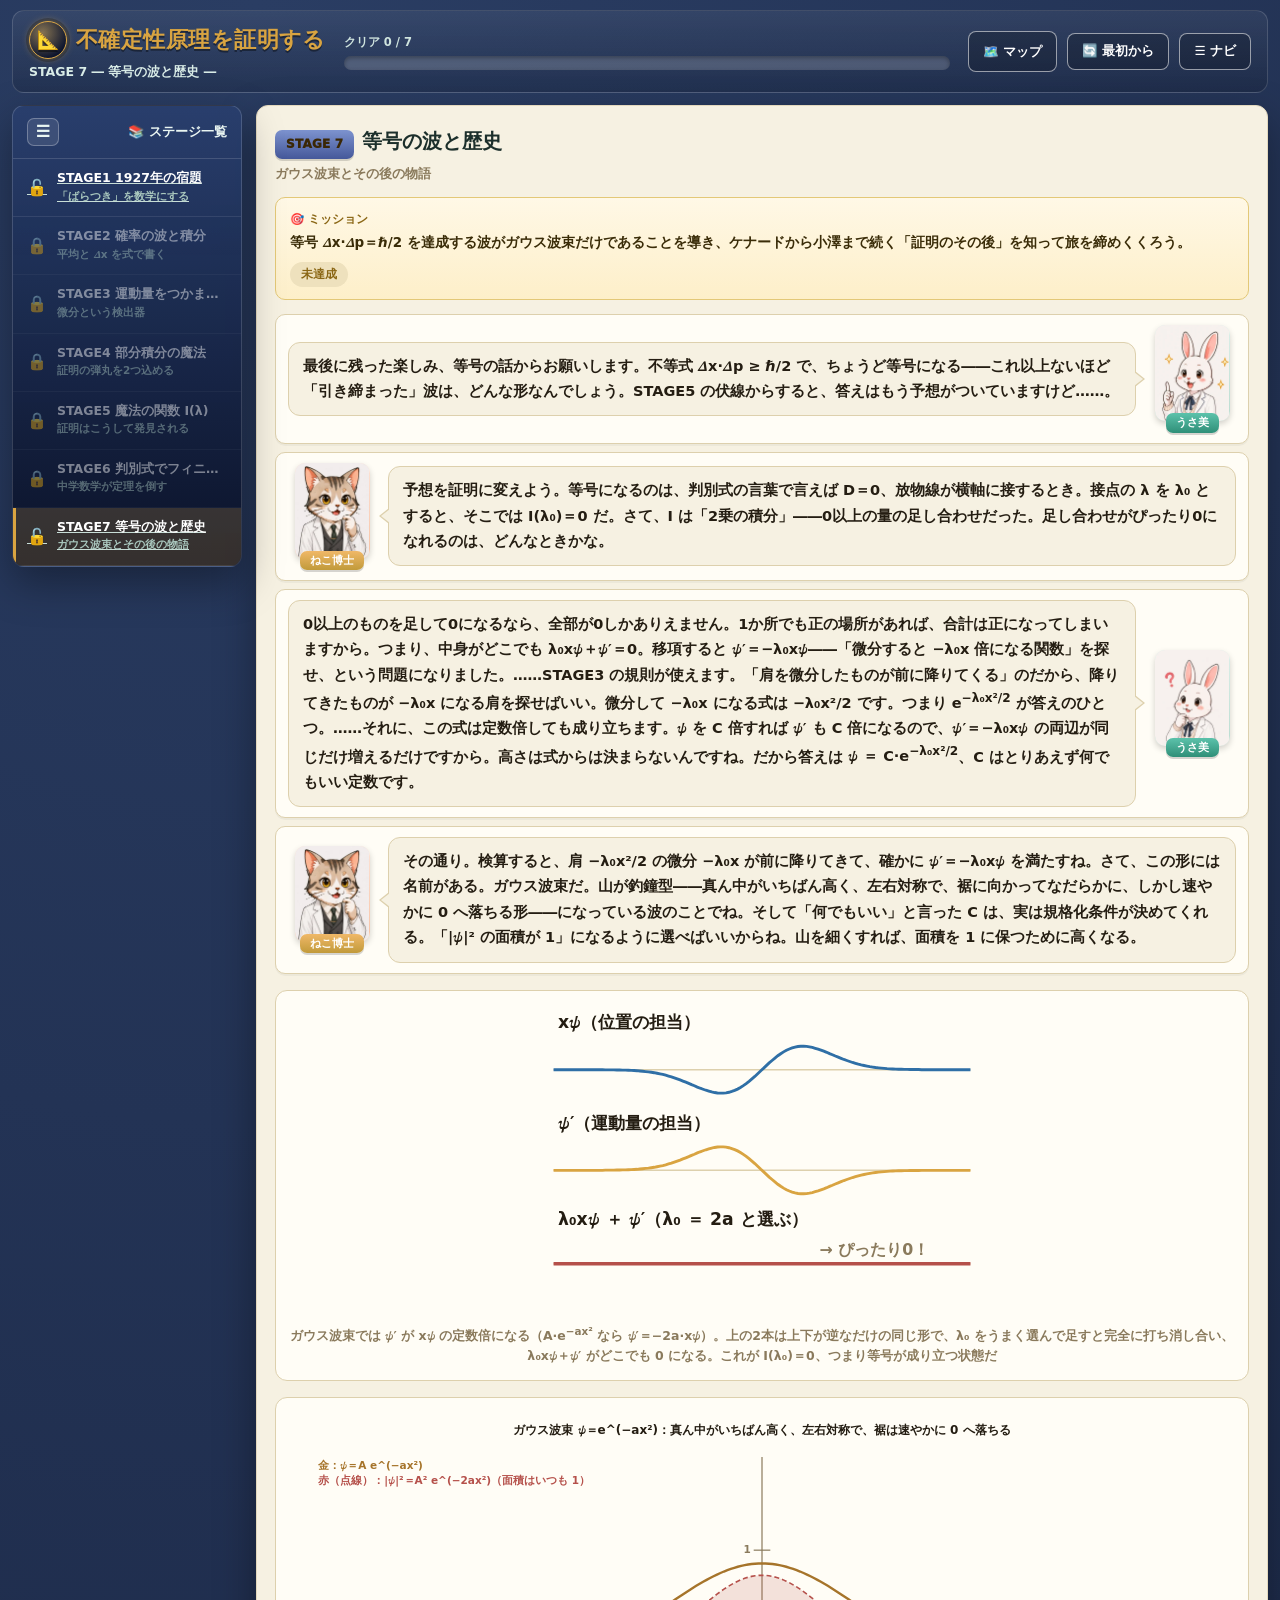
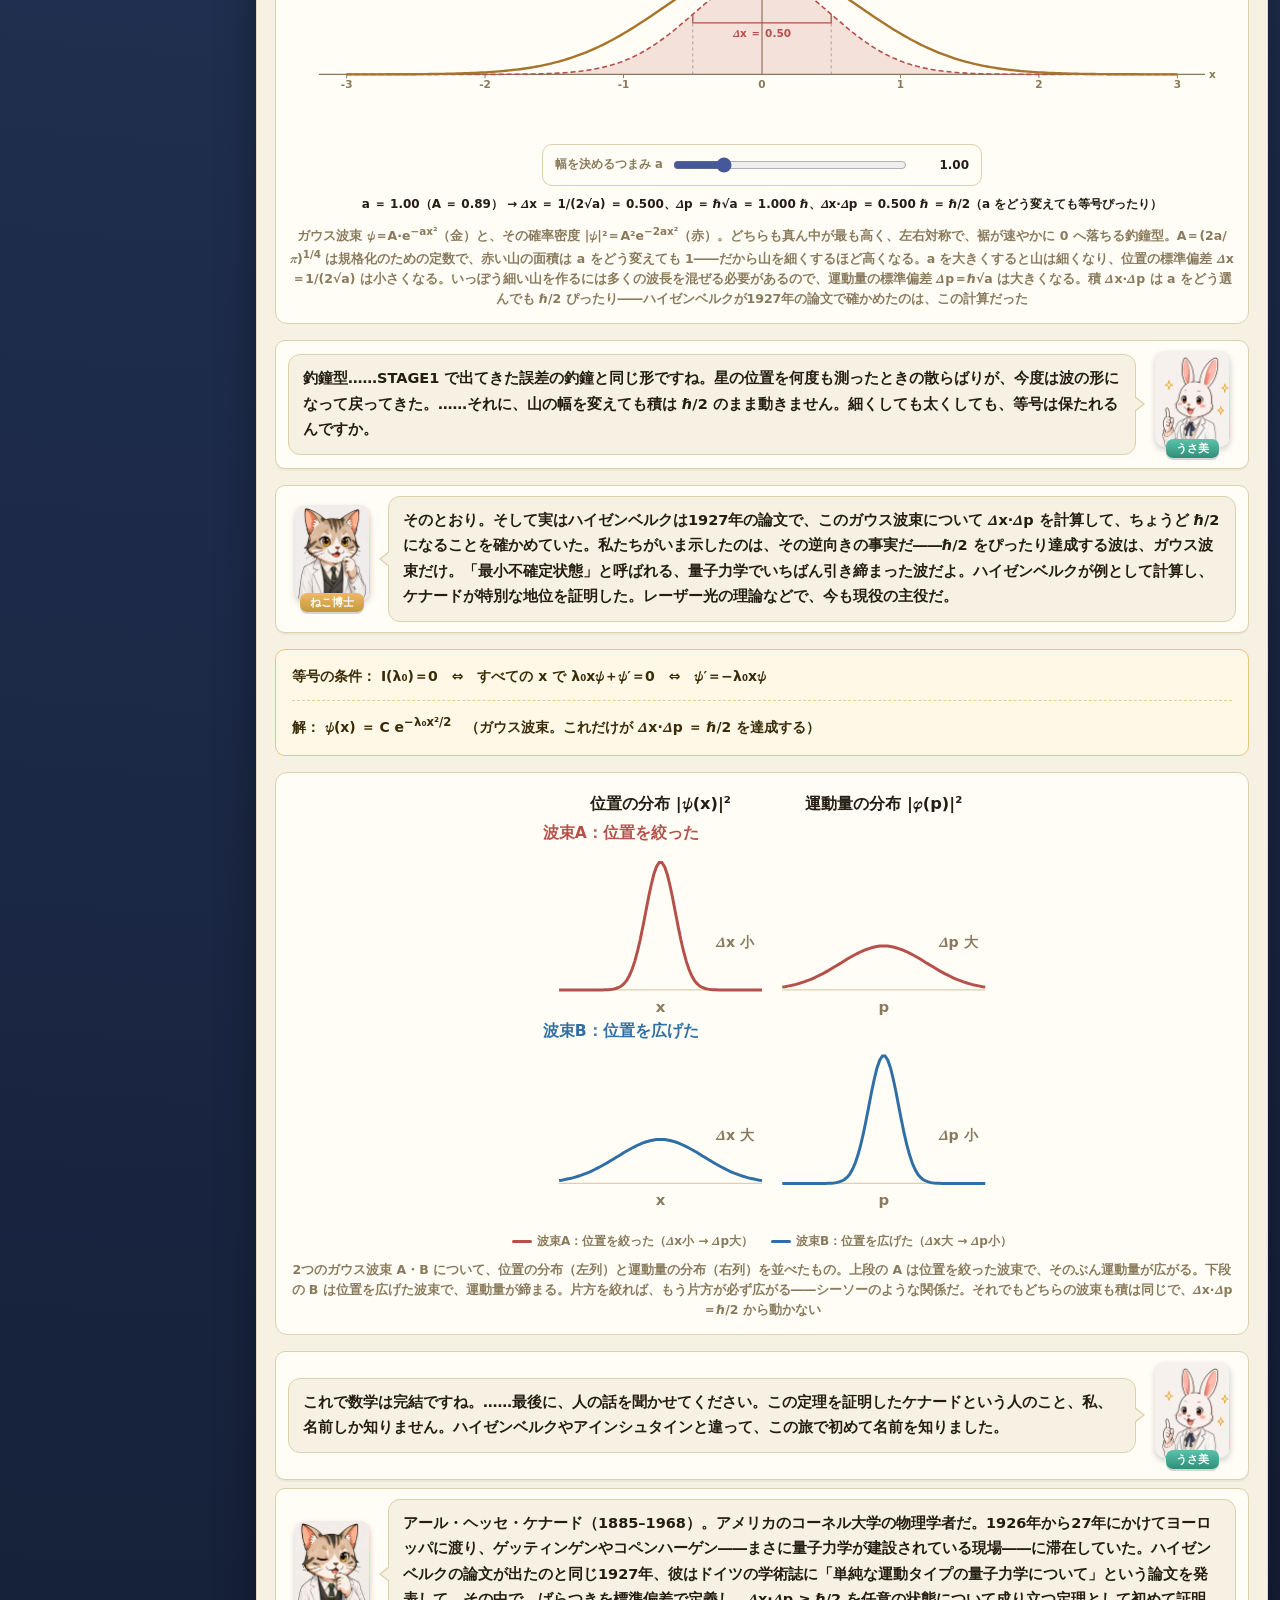
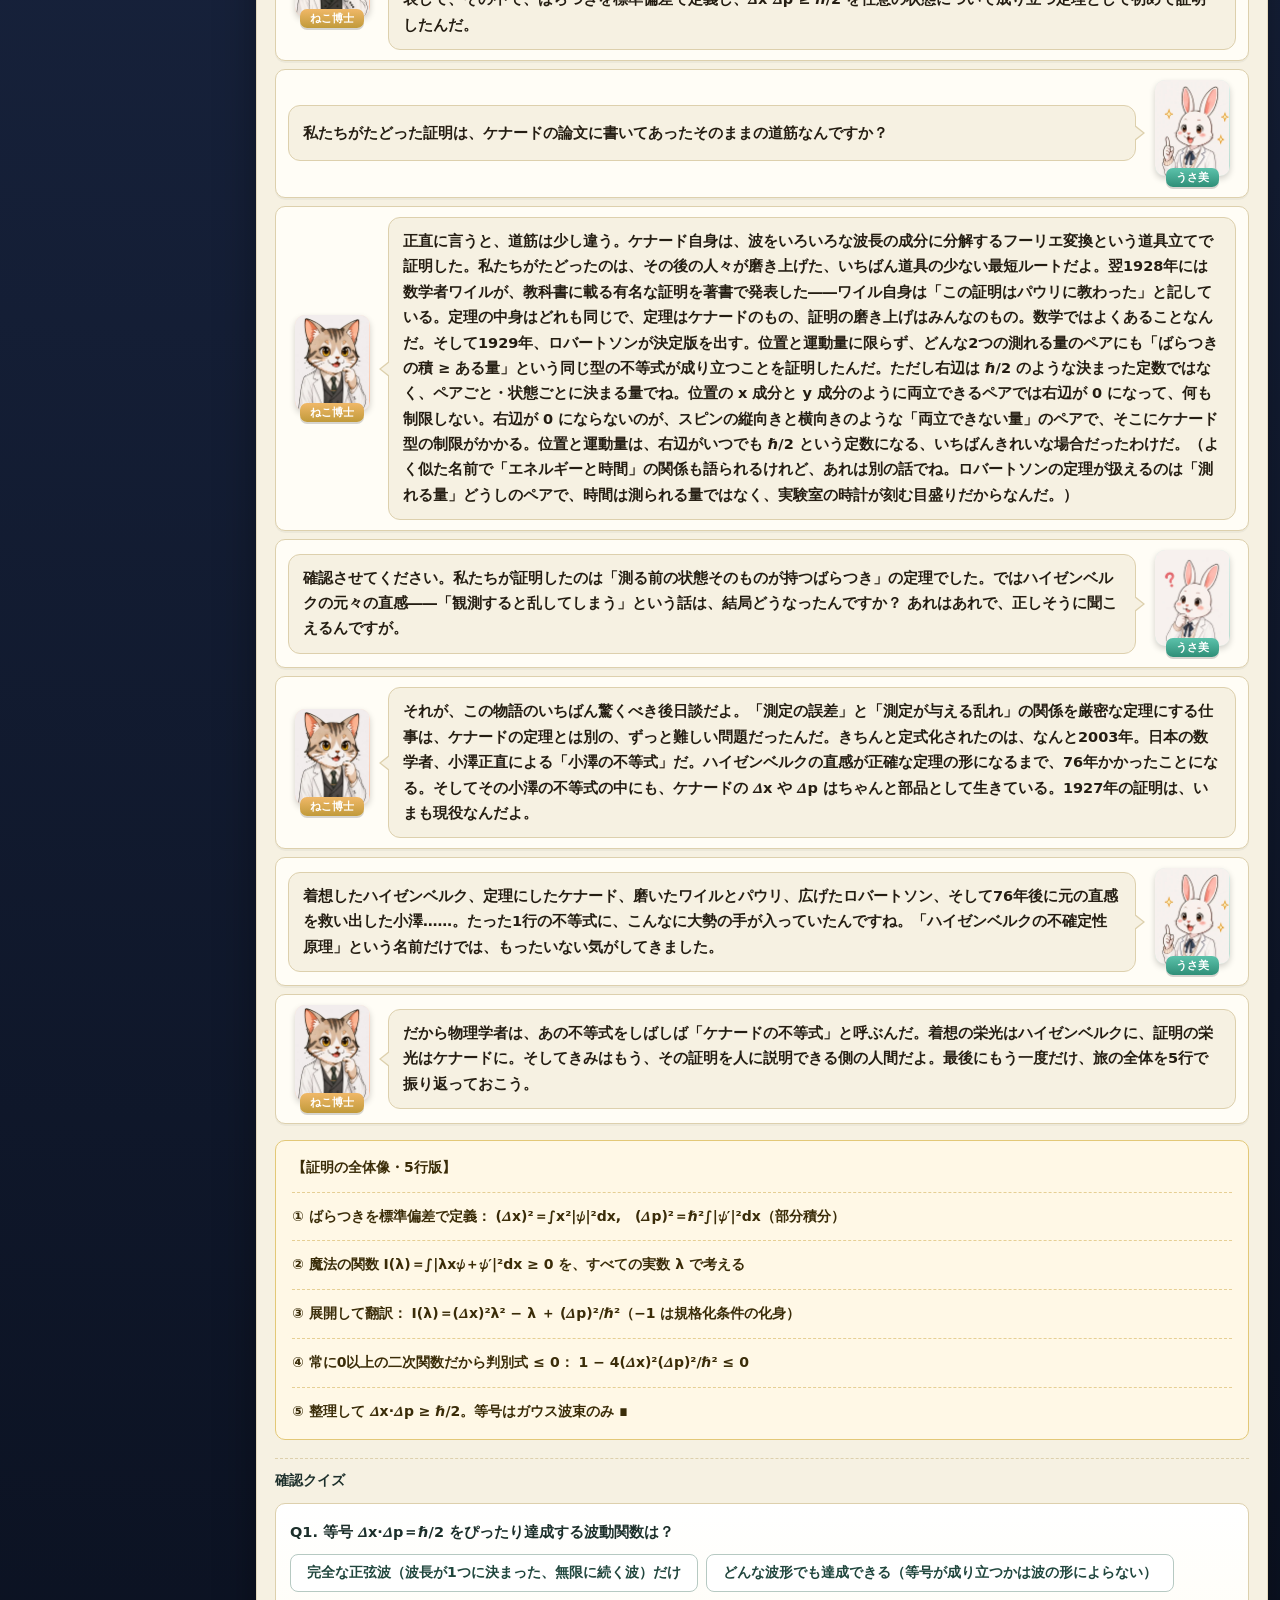
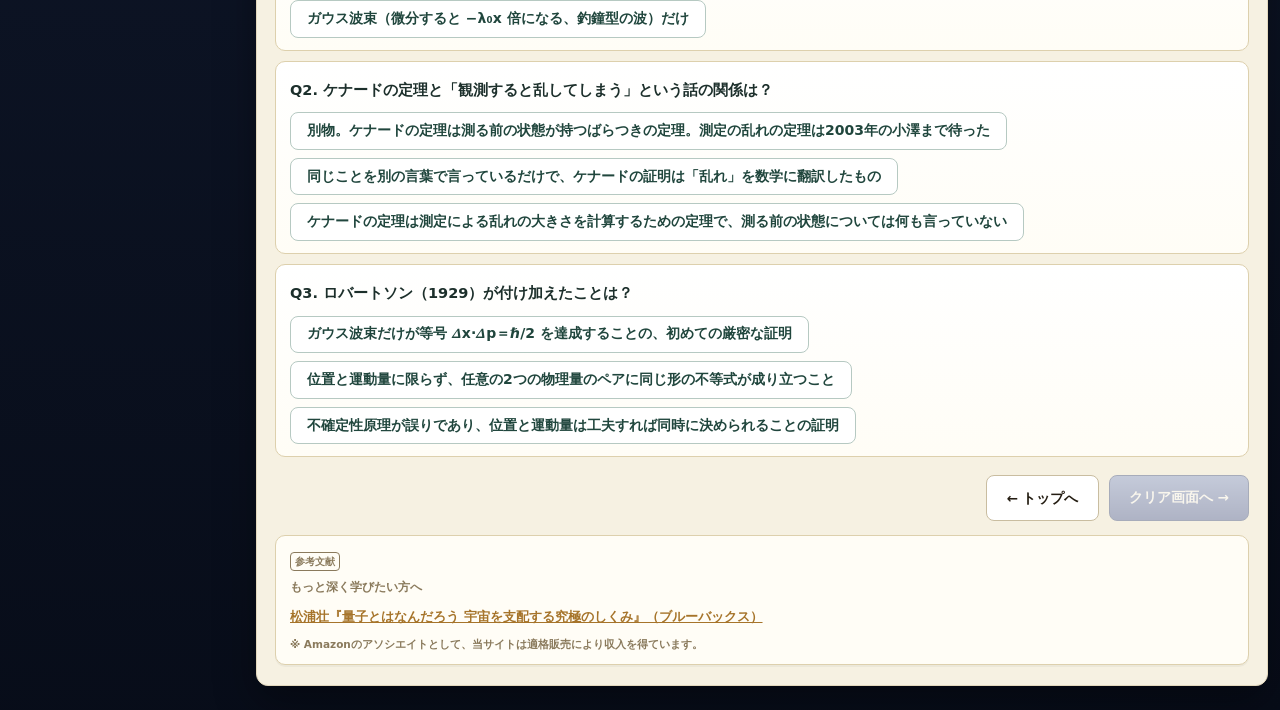
<file: stage7.html>
<!DOCTYPE html>
<html lang="ja">
<head>
<meta charset="UTF-8">
<meta name="viewport" content="width=device-width, initial-scale=1.0">
<meta name="theme-color" content="#1c2947">
<!-- Google tag (gtag.js) -->
<script async src="https://www.googletagmanager.com/gtag/js?id=G-9RTQCP2HXM"></script>
<script>
  window.dataLayer = window.dataLayer || [];
  function gtag(){dataLayer.push(arguments);}
  gtag('js', new Date());
  gtag('config', 'G-9RTQCP2HXM');
</script>
<title>STAGE7 等号の波と歴史 ― 不確定性原理を証明する</title>
<meta name="description" content="下限 ℏ/2 をぴったり達成するのはガウス波束だけ。そして定理を証明したケナードとは何者だったのか。ワイルとパウリ、ロバートソンの一般化、小澤の不等式へ――証明のその後の物語で旅を締めくくる。">
<link rel="canonical" href="https://quantum-mechanics.habatakijuku.com/kennard-inequality/stage7">
<meta property="og:type" content="article">
<meta property="og:site_name" content="不確定性原理を証明する">
<meta property="og:locale" content="ja_JP">
<meta property="og:title" content="STAGE7 等号の波と歴史 ― 不確定性原理を証明する">
<meta property="og:description" content="下限をぴったり達成するガウス波束と、ケナード・ワイル・ロバートソン・小澤へ続く証明の物語。">
<meta property="og:url" content="https://quantum-mechanics.habatakijuku.com/kennard-inequality/stage7">
<meta property="og:image" content="https://quantum-mechanics.habatakijuku.com/kennard-inequality/images/ogp.png">
<meta property="og:image:width" content="1200">
<meta property="og:image:height" content="630">
<meta name="twitter:card" content="summary_large_image">
<link rel="icon" type="image/png" href="images/favicon.png">
<link rel="stylesheet" href="design-system.css">
<style>
  .kq-svg .waveA{fill:none;stroke:#b5504a;stroke-width:2.2}
  .kq-svg .waveB{fill:none;stroke:#2f6fa6;stroke-width:2.2}
  .kq-svg .base{stroke:var(--line);stroke-width:1}
  .kq-svg .label{fill:var(--muted);font-size:11px;font-weight:700}
  .kq-svg .strong{fill:var(--ink);font-size:12px;font-weight:900}
  .kq-svg .lbA{fill:#b5504a;font-size:11.5px;font-weight:900}
  .kq-svg .lbB{fill:#2f6fa6;font-size:11.5px;font-weight:900}
  .kq-svg .note{fill:var(--muted);font-size:10.5px;font-weight:700}
  .kq-svg .wave{fill:none;stroke:var(--gold);stroke-width:2}
  .kq-svg .wave2{fill:none;stroke:#2f6fa6;stroke-width:2}
  .kq-svg .wave3{fill:none;stroke:#b5504a;stroke-width:2.4}
  .cv-wrap{width:100%}
  #gauss2d{display:block;width:100%;height:auto}
  .sim-ctrl{display:grid;grid-template-columns:auto minmax(0,1fr) auto;gap:8px 10px;align-items:center;
    max-width:440px;margin:12px auto 0;padding:10px 12px;border:1px solid var(--line);border-radius:10px;background:var(--paper2)}
  .sim-ctrl label{font-size:11.5px;font-weight:800;color:var(--muted);white-space:nowrap}
  .sim-ctrl input[type=range]{width:100%;accent-color:#45589a}
  .sim-ctrl .val{font-size:12px;font-weight:900;color:var(--ink);font-variant-numeric:tabular-nums;min-width:52px;text-align:right}
  @media (max-width:560px){
    .sim-ctrl{grid-template-columns:minmax(0,1fr) auto}
    .sim-ctrl label{grid-column:1 / -1;white-space:normal}
  }
  .readout{display:flex;flex-wrap:wrap;gap:4px 16px;justify-content:center;margin-top:8px;font-size:12px;font-weight:700;color:var(--ink)}
  .legend-row{display:flex;gap:18px;justify-content:center;font-size:12px;color:var(--muted);font-weight:700;margin-top:6px;flex-wrap:wrap}
  .legend-row .swA,.legend-row .swB{display:inline-block;width:20px;height:3px;border-radius:2px;vertical-align:middle;margin-right:5px}
  .legend-row .swA{background:#b5504a}
  .legend-row .swB{background:#2f6fa6}
</style>
</head>
<body>
<div class="app-shell side-collapsed" id="app-shell">
  <header class="game-header">
    <div class="brand">
      <div class="brand-title"><a class="head-reset home-badge" href="index.html" title="トップへ" aria-label="トップへ">📐</a> <span>不確定性原理を証明する</span></div>
      <div class="brand-sub">STAGE 7 ― 等号の波と歴史 ―</div>
    </div>
    <div class="head-progress-wrap">
      <div class="head-progress-label" id="progress-label">クリア 0 / 7</div>
      <div class="head-progress" role="progressbar" aria-label="クリア済みステージ数" aria-valuemin="0" aria-valuemax="7" aria-valuenow="0"><div class="head-progress-fill" id="progress-fill" style="width:0%"></div></div>
    </div>
    <div class="header-actions">
      <a class="head-reset" href="https://quantum-mechanics.habatakijuku.com/" title="量子力学、冒険の書（シリーズマップ）へ">🗺️ マップ</a>
      <button class="head-reset" id="btn-reset-all">🔄 最初から</button>
      <button class="head-reset" id="head-nav-toggle" title="ステージ一覧の表示切替">☰ ナビ</button>
    </div>
  </header>

  <div class="game-layout">
    <div class="side-backdrop" id="side-backdrop"></div>
    <aside class="side-panel">
      <div class="side-head">
        <button class="side-toggle" id="sidebar-toggle" title="ステージ一覧の表示切替" aria-label="ステージ一覧の表示切替">☰</button>
        <span class="side-head-text">📚 ステージ一覧</span>
      </div>
      <div class="side-list" id="side-list"></div>
    </aside>

    <main class="main-area">
      <div class="chapter-head">
        <span class="chapter-badge">STAGE 7</span><h1 class="chapter-title">等号の波と歴史</h1>
        <div class="chapter-sub">ガウス波束とその後の物語</div>
      </div>

      <div class="mission-box">
        <div class="mission-label">🎯 ミッション</div>
        <div class="mission-text">等号 Δx·Δp＝ℏ/2 を達成する波がガウス波束だけであることを導き、ケナードから小澤まで続く「証明のその後」を知って旅を締めくくろう。</div>
        <span class="mission-status" id="mission-status">未達成</span>
      </div>

      <div class="dialogue-scene">
        <div class="dialog-row right">
          <div class="dialog-character">
            <div class="dialog-avatar student"><img src="images/rabbit.webp" width="300" height="386" alt=""></div>
            <div class="dialog-name student">うさ美</div>
          </div>
          <div class="dialog-bubble">最後に残った楽しみ、等号の話からお願いします。不等式 Δx·Δp ≥ ℏ/2 で、ちょうど等号になる――これ以上ないほど「引き締まった」波は、どんな形なんでしょう。STAGE5 の伏線からすると、答えはもう予想がついていますけど……。</div>
        </div>
        <div class="dialog-row">
          <div class="dialog-character">
            <div class="dialog-avatar mentor"><img src="images/cat.webp" width="300" height="386" alt=""></div>
            <div class="dialog-name mentor">ねこ博士</div>
          </div>
          <div class="dialog-bubble">予想を証明に変えよう。等号になるのは、判別式の言葉で言えば D＝0、放物線が横軸に<strong>接する</strong>とき。接点の <span class="lam">λ</span> を <span class="lam">λ</span>₀ とすると、そこでは I(<span class="lam">λ</span>₀)＝0 だ。さて、I は「2乗の積分」――0以上の量の足し合わせだった。足し合わせがぴったり0になれるのは、どんなときかな。</div>
        </div>
        <div class="dialog-row right">
          <div class="dialog-character">
            <div class="dialog-avatar student"><img src="images/rabbitThink.webp" width="300" height="386" alt=""></div>
            <div class="dialog-name student">うさ美</div>
          </div>
          <div class="dialog-bubble">0以上のものを足して0になるなら、<strong>全部が0</strong>しかありえません。1か所でも正の場所があれば、合計は正になってしまいますから。つまり、中身がどこでも <span class="lam">λ</span>₀xψ＋ψ′＝0。移項すると <strong>ψ′＝−<span class="lam">λ</span>₀xψ</strong>――「微分すると −<span class="lam">λ</span>₀x 倍になる関数」を探せ、という問題になりました。……STAGE3 の規則が使えます。「肩を微分したものが前に降りてくる」のだから、<strong>降りてきたものが −<span class="lam">λ</span>₀x になる肩</strong>を探せばいい。微分して −<span class="lam">λ</span>₀x になる式は −<span class="lam">λ</span>₀x²/2 です。つまり <strong>e<sup>−<span class="lam">λ</span>₀x²/2</sup></strong> が答えのひとつ。……それに、この式は<strong>定数倍しても成り立ちます</strong>。ψ を C 倍すれば ψ′ も C 倍になるので、ψ′＝−<span class="lam">λ</span>₀xψ の両辺が同じだけ増えるだけですから。高さは式からは決まらないんですね。だから答えは <strong>ψ ＝ C·e<sup>−<span class="lam">λ</span>₀x²/2</sup></strong>、C はとりあえず何でもいい定数です。</div>
        </div>
        <div class="dialog-row">
          <div class="dialog-character">
            <div class="dialog-avatar mentor"><img src="images/cat.webp" width="300" height="386" alt=""></div>
            <div class="dialog-name mentor">ねこ博士</div>
          </div>
          <div class="dialog-bubble">その通り。検算すると、肩 −<span class="lam">λ</span>₀x²/2 の微分 −<span class="lam">λ</span>₀x が前に降りてきて、確かに ψ′＝−<span class="lam">λ</span>₀xψ を満たすね。さて、この形には名前がある。<strong>ガウス波束</strong>だ。山が<strong>釣鐘型</strong>――真ん中がいちばん高く、左右対称で、裾に向かってなだらかに、しかし速やかに 0 へ落ちる形――になっている波のことでね。そして「何でもいい」と言った C は、実は<strong>規格化条件</strong>が決めてくれる。「|ψ|² の面積が 1」になるように選べばいいからね。山を細くすれば、面積を 1 に保つために高くなる。</div>
        </div>
      </div>

      <div class="diagram-box">
        <svg class="kq-svg" id="gauss-svg" viewBox="0 0 320 210" width="100%" role="img" aria-label="ガウス波束では xψ の曲線と ψ′ の曲線が定数倍しか違わず、適切な λ で足すとぴったり打ち消し合って0になる">
          <line class="base" x1="15" y1="45" x2="305" y2="45"></line>
          <path class="wave2" id="g-xpsi" d=""></path>
          <line class="base" x1="15" y1="115" x2="305" y2="115"></line>
          <path class="wave" id="g-dpsi" d=""></path>
          <line class="base" x1="15" y1="180" x2="305" y2="180"></line>
          <path class="wave3" id="g-sum" d=""></path>
          <text class="strong" x="18" y="16">xψ（位置の担当）</text>
          <text class="strong" x="18" y="86">ψ′（運動量の担当）</text>
          <text class="strong" x="18" y="153"><tspan class="lam">λ</tspan>₀xψ ＋ ψ′（<tspan class="lam">λ</tspan>₀ ＝ 2a と選ぶ）</text>
          <text class="label" x="200" y="174">→ ぴったり0！</text>
        </svg>
        <div class="diagram-caption">ガウス波束では ψ′ が xψ の<strong>定数倍</strong>になる（A·e<sup>−ax²</sup> なら ψ′＝−2a·xψ）。上の2本は上下が逆なだけの同じ形で、<span class="lam">λ</span>₀ をうまく選んで足すと完全に打ち消し合い、<span class="lam">λ</span>₀xψ＋ψ′ がどこでも 0 になる。これが I(<span class="lam">λ</span>₀)＝0、つまり<strong>等号</strong>が成り立つ状態だ</div>
      </div>

      <div class="diagram-box">
        <div class="cv-wrap"><canvas id="gauss2d" role="img" aria-label="ガウス波束 ψ＝e^(−ax²) のグラフ。真ん中が最も高く左右対称で裾が速やかに0へ落ちる釣鐘型。足元には確率密度 |ψ|² の山とその幅 Δx。スライダーで a を変えると山の幅が変わり、Δx が細くなるほど Δp が太って、積 Δx·Δp は常に ℏ/2 になる"></canvas></div>
        <div class="sim-ctrl">
          <label for="ga-a">幅を決めるつまみ a</label>
          <input type="range" id="ga-a" min="0.25" max="4" step="0.01" value="1" aria-label="幅を決めるつまみ a">
          <span class="val" id="ga-av">1.00</span>
        </div>
        <div class="readout"><span id="ga-out"></span></div>
        <div class="diagram-caption">ガウス波束 ψ＝A·e<sup>−ax²</sup>（金）と、その確率密度 |ψ|²＝A²e<sup>−2ax²</sup>（赤）。どちらも真ん中が最も高く、左右対称で、裾が速やかに 0 へ落ちる<strong>釣鐘型</strong>。A＝(2a/π)<sup>1/4</sup> は規格化のための定数で、赤い山の面積は a をどう変えても 1――だから山を細くするほど高くなる。a を大きくすると山は細くなり、位置の標準偏差 Δx＝1/(2√a) は小さくなる。いっぽう細い山を作るには多くの波長を混ぜる必要があるので、運動量の標準偏差 Δp＝ℏ√a は大きくなる。積 Δx·Δp は a をどう選んでも <strong>ℏ/2 ぴったり</strong>――ハイゼンベルクが1927年の論文で確かめたのは、この計算だった</div>
      </div>

      <div class="dialogue-scene">
        <div class="dialog-row right">
          <div class="dialog-character">
            <div class="dialog-avatar student"><img src="images/rabbit.webp" width="300" height="386" alt=""></div>
            <div class="dialog-name student">うさ美</div>
          </div>
          <div class="dialog-bubble">釣鐘型……STAGE1 で出てきた<strong>誤差の釣鐘</strong>と同じ形ですね。星の位置を何度も測ったときの散らばりが、今度は波の形になって戻ってきた。……それに、山の幅を変えても積は ℏ/2 のまま動きません。細くしても太くしても、等号は保たれるんですか。</div>
        </div>
      </div>

      <div class="dialogue-scene">
        <div class="dialog-row">
          <div class="dialog-character">
            <div class="dialog-avatar mentor"><img src="images/cat.webp" width="300" height="386" alt=""></div>
            <div class="dialog-name mentor">ねこ博士</div>
          </div>
          <div class="dialog-bubble">そのとおり。そして実はハイゼンベルクは1927年の論文で、このガウス波束について Δx·Δp を計算して、ちょうど ℏ/2 になることを確かめていた。私たちがいま示したのは、その<strong>逆向き</strong>の事実だ――ℏ/2 をぴったり達成する波は、ガウス波束<strong>だけ</strong>。「<strong>最小不確定状態</strong>」と呼ばれる、量子力学でいちばん引き締まった波だよ。ハイゼンベルクが例として計算し、ケナードが特別な地位を証明した。レーザー光の理論などで、今も現役の主役だ。</div>
        </div>
      </div>

      <div class="formula-box">
        <span class="step">等号の条件： <br class="wbr">I(<span class="lam">λ</span>₀)＝0　⇔　すべての x で <span class="lam">λ</span>₀xψ＋ψ′＝0　⇔　ψ′＝−<span class="lam">λ</span>₀xψ</span>
        <span class="step">解： <br class="wbr">ψ(x) ＝ C e<sup>−<span class="lam">λ</span>₀x²/2</sup>　（ガウス波束。これだけが Δx·Δp ＝ ℏ/2 を達成する）</span>
      </div>

      <div class="diagram-box">
        <svg class="kq-svg" id="seesaw-svg" viewBox="0 0 340 318" width="100%" role="img" aria-label="2行2列の図。上段は位置を絞った波束Aで、左に位置の分布（細い山）、右に運動量の分布（広い山）。下段は位置を広げた波束Bで、左に位置の分布（広い山）、右に運動量の分布（細い山）。片方を絞ればもう片方が広がる">
          <text class="strong" x="95" y="16" text-anchor="middle">位置の分布 |ψ(x)|²</text>
          <text class="strong" x="260" y="16" text-anchor="middle">運動量の分布 |φ(p)|²</text>
          <text class="lbA" x="8" y="38">波束A：位置を絞った</text>
          <line class="base" x1="20" y1="150" x2="170" y2="150"></line>
          <line class="base" x1="185" y1="150" x2="335" y2="150"></line>
          <path class="waveA" id="ss-xa" d=""></path>
          <path class="waveA" id="ss-pa" d=""></path>
          <text class="note" x="150" y="118" text-anchor="middle">Δx 小</text>
          <text class="note" x="315" y="118" text-anchor="middle">Δp 大</text>
          <text class="label" x="95" y="166" text-anchor="middle">x</text>
          <text class="label" x="260" y="166" text-anchor="middle">p</text>
          <text class="lbB" x="8" y="184">波束B：位置を広げた</text>
          <line class="base" x1="20" y1="293" x2="170" y2="293"></line>
          <line class="base" x1="185" y1="293" x2="335" y2="293"></line>
          <path class="waveB" id="ss-xb" d=""></path>
          <path class="waveB" id="ss-pb" d=""></path>
          <text class="note" x="150" y="261" text-anchor="middle">Δx 大</text>
          <text class="note" x="315" y="261" text-anchor="middle">Δp 小</text>
          <text class="label" x="95" y="309" text-anchor="middle">x</text>
          <text class="label" x="260" y="309" text-anchor="middle">p</text>
        </svg>
        <div class="legend-row">
          <span><span class="swA"></span>波束A：位置を絞った（Δx小 → Δp大）</span>
          <span><span class="swB"></span>波束B：位置を広げた（Δx大 → Δp小）</span>
        </div>
        <div class="diagram-caption">2つのガウス波束 A・B について、位置の分布（左列）と運動量の分布（右列）を並べたもの。上段の A は位置を絞った波束で、そのぶん運動量が広がる。下段の B は位置を広げた波束で、運動量が締まる。片方を絞れば、もう片方が必ず広がる――シーソーのような関係だ。それでもどちらの波束も積は同じで、Δx·Δp＝ℏ/2 から動かない</div>
      </div>

      <div class="dialogue-scene">
        <div class="dialog-row right">
          <div class="dialog-character">
            <div class="dialog-avatar student"><img src="images/rabbit.webp" width="300" height="386" alt=""></div>
            <div class="dialog-name student">うさ美</div>
          </div>
          <div class="dialog-bubble">これで数学は完結ですね。……最後に、人の話を聞かせてください。この定理を証明したケナードという人のこと、私、名前しか知りません。ハイゼンベルクやアインシュタインと違って、この旅で初めて名前を知りました。</div>
        </div>
        <div class="dialog-row">
          <div class="dialog-character">
            <div class="dialog-avatar mentor"><img src="images/catThink.webp" width="300" height="386" alt=""></div>
            <div class="dialog-name mentor">ねこ博士</div>
          </div>
          <div class="dialog-bubble">アール・ヘッセ・ケナード（1885–1968）。アメリカのコーネル大学の物理学者だ。1926年から27年にかけてヨーロッパに渡り、ゲッティンゲンやコペンハーゲン――まさに量子力学が建設されている現場――に滞在していた。ハイゼンベルクの論文が出たのと同じ1927年、彼はドイツの学術誌に「単純な運動タイプの量子力学について」という論文を発表して、その中で、ばらつきを標準偏差で定義し、Δx·Δp ≥ ℏ/2 を<strong>任意の状態について成り立つ定理</strong>として初めて証明したんだ。</div>
        </div>
        <div class="dialog-row right">
          <div class="dialog-character">
            <div class="dialog-avatar student"><img src="images/rabbit.webp" width="300" height="386" alt=""></div>
            <div class="dialog-name student">うさ美</div>
          </div>
          <div class="dialog-bubble">私たちがたどった証明は、ケナードの論文に書いてあったそのままの道筋なんですか？</div>
        </div>
        <div class="dialog-row">
          <div class="dialog-character">
            <div class="dialog-avatar mentor"><img src="images/cat.webp" width="300" height="386" alt=""></div>
            <div class="dialog-name mentor">ねこ博士</div>
          </div>
          <div class="dialog-bubble">正直に言うと、道筋は少し違う。ケナード自身は、波をいろいろな波長の成分に分解するフーリエ変換という道具立てで証明した。私たちがたどったのは、その後の人々が磨き上げた、いちばん道具の少ない最短ルートだよ。翌1928年には数学者ワイルが、教科書に載る有名な証明を著書で発表した――ワイル自身は「この証明はパウリに教わった」と記している。定理の中身はどれも同じで、<strong>定理はケナードのもの、証明の磨き上げはみんなのもの</strong>。数学ではよくあることなんだ。そして1929年、ロバートソンが決定版を出す。位置と運動量に限らず、<strong>どんな2つの測れる量のペアにも</strong>「ばらつきの積 ≥ ある量」という同じ型の不等式が成り立つことを証明したんだ。ただし右辺は ℏ/2 のような決まった定数ではなく、ペアごと・状態ごとに決まる量でね。位置の x 成分と y 成分のように<strong>両立できる</strong>ペアでは右辺が 0 になって、何も制限しない。右辺が 0 にならないのが、スピンの縦向きと横向きのような「両立できない量」のペアで、そこにケナード型の制限がかかる。位置と運動量は、右辺がいつでも ℏ/2 という定数になる、いちばんきれいな場合だったわけだ。（よく似た名前で「エネルギーと時間」の関係も語られるけれど、あれは別の話でね。ロバートソンの定理が扱えるのは「測れる量」どうしのペアで、時間は測られる量ではなく、実験室の時計が刻む目盛りだからなんだ。）</div>
        </div>
        <div class="dialog-row right">
          <div class="dialog-character">
            <div class="dialog-avatar student"><img src="images/rabbitThink.webp" width="300" height="386" alt=""></div>
            <div class="dialog-name student">うさ美</div>
          </div>
          <div class="dialog-bubble">確認させてください。私たちが証明したのは「測る前の状態そのものが持つばらつき」の定理でした。ではハイゼンベルクの元々の直感――「観測すると乱してしまう」という話は、結局どうなったんですか？ あれはあれで、正しそうに聞こえるんですが。</div>
        </div>
        <div class="dialog-row">
          <div class="dialog-character">
            <div class="dialog-avatar mentor"><img src="images/cat.webp" width="300" height="386" alt=""></div>
            <div class="dialog-name mentor">ねこ博士</div>
          </div>
          <div class="dialog-bubble">それが、この物語のいちばん驚くべき後日談だよ。「測定の誤差」と「測定が与える乱れ」の関係を厳密な定理にする仕事は、ケナードの定理とは別の、ずっと難しい問題だったんだ。きちんと定式化されたのは、なんと<strong>2003年</strong>。日本の数学者、小澤正直による「小澤の不等式」だ。ハイゼンベルクの直感が正確な定理の形になるまで、76年かかったことになる。そしてその小澤の不等式の中にも、ケナードの Δx や Δp はちゃんと部品として生きている。1927年の証明は、いまも現役なんだよ。</div>
        </div>
        <div class="dialog-row right">
          <div class="dialog-character">
            <div class="dialog-avatar student"><img src="images/rabbit.webp" width="300" height="386" alt=""></div>
            <div class="dialog-name student">うさ美</div>
          </div>
          <div class="dialog-bubble">着想したハイゼンベルク、定理にしたケナード、磨いたワイルとパウリ、広げたロバートソン、そして76年後に元の直感を救い出した小澤……。たった1行の不等式に、こんなに大勢の手が入っていたんですね。「ハイゼンベルクの不確定性原理」という名前だけでは、もったいない気がしてきました。</div>
        </div>
        <div class="dialog-row">
          <div class="dialog-character">
            <div class="dialog-avatar mentor"><img src="images/cat.webp" width="300" height="386" alt=""></div>
            <div class="dialog-name mentor">ねこ博士</div>
          </div>
          <div class="dialog-bubble">だから物理学者は、あの不等式をしばしば<strong>「ケナードの不等式」</strong>と呼ぶんだ。着想の栄光はハイゼンベルクに、証明の栄光はケナードに。そしてきみはもう、その証明を人に説明できる側の人間だよ。最後にもう一度だけ、旅の全体を5行で振り返っておこう。</div>
        </div>
      </div>

      <div class="formula-box">
        <span class="step">【証明の全体像・5行版】</span>
        <span class="step">①&nbsp;ばらつきを標準偏差で定義： <br class="wbr">(Δx)²＝<span class="nw">∫x²|ψ|²dx</span>,　(Δp)²＝<span class="nw">ℏ²∫<span class="nw">|ψ′|²</span>dx</span>（部分積分）</span>
        <span class="step">②&nbsp;魔法の関数 I(<span class="lam">λ</span>)＝∫|<span class="lam">λ</span>xψ＋ψ′|²dx ≥ 0 を、すべての実数 <span class="lam">λ</span> で考える</span>
        <span class="step">③&nbsp;展開して翻訳： <br class="wbr">I(<span class="lam">λ</span>)＝(Δx)²<span class="lam">λ</span>² − <span class="lam">λ</span> ＋ <span class="nw">(Δp)²/ℏ²</span>（−1 は規格化条件の化身）</span>
        <span class="step">④&nbsp;常に0以上の二次関数だから判別式 ≤ 0： <br class="wbr">1 − 4(Δx)²<span class="nw">(Δp)²/ℏ²</span> ≤ 0</span>
        <span class="step">⑤&nbsp;整理して Δx·Δp ≥ ℏ/2。等号はガウス波束のみ ∎</span>
      </div>

      <h2 class="quiz-head">確認クイズ</h2>
      <div class="quiz-card" data-quiz>
        <p class="quiz-q">Q1. 等号 Δx·Δp＝ℏ/2 をぴったり達成する波動関数は？</p>
        <div class="choice-list">
          <button class="choice-btn">完全な正弦波（波長が1つに決まった、無限に続く波）だけ</button>
          <button class="choice-btn">どんな波形でも達成できる（等号が成り立つかは波の形によらない）</button>
          <button class="choice-btn">ガウス波束（微分すると −<span class="lam">λ</span>₀x 倍になる、釣鐘型の波）だけ</button>
        </div>
        <div class="quiz-explain" hidden>正解！ I(<span class="lam">λ</span>₀)＝0 ⇔ <span class="lam">λ</span>₀xψ＋ψ′＝0 ⇔ ψ＝Ce<sup>−<span class="lam">λ</span>₀x²/2</sup>。2乗の積分が0になるには中身が恒等的に0になるしかなく、その条件を満たすのはガウス波束だけだ。</div>
      </div>

      <div class="quiz-card" data-quiz>
        <p class="quiz-q">Q2. ケナードの定理と「観測すると乱してしまう」という話の関係は？</p>
        <div class="choice-list">
          <button class="choice-btn">別物。ケナードの定理は測る前の状態が持つばらつきの定理。測定の乱れの定理は2003年の小澤まで待った</button>
          <button class="choice-btn">同じことを別の言葉で言っているだけで、ケナードの証明は「乱れ」を数学に翻訳したもの</button>
          <button class="choice-btn">ケナードの定理は測定による乱れの大きさを計算するための定理で、測る前の状態については何も言っていない</button>
        </div>
        <div class="quiz-explain" hidden>正解！ グループを分けて測るケナードの設定には「1回目の測定が2回目を乱す」余地がない。測定誤差と擾乱の定理化はずっと難しく、76年後の小澤の不等式でようやく実現した。</div>
      </div>

      <div class="quiz-card" data-quiz>
        <p class="quiz-q">Q3. ロバートソン（1929）が付け加えたことは？</p>
        <div class="choice-list">
          <button class="choice-btn">ガウス波束だけが等号 Δx·Δp＝ℏ/2 を達成することの、初めての厳密な証明</button>
          <button class="choice-btn">位置と運動量に限らず、任意の2つの物理量のペアに同じ形の不等式が成り立つこと</button>
          <button class="choice-btn">不確定性原理が誤りであり、位置と運動量は工夫すれば同時に決められることの証明</button>
        </div>
        <div class="quiz-explain" hidden>正解！ スピンの異なる向きどうしなど、量子力学の「両立できない量」のペアすべてに、ケナード型の不等式が一般化された。きみのたどった証明は、その一般化の原型だ。</div>
      </div>

      <div class="stage-nav">
        <a class="btn" href="index.html">← トップへ</a>
        <button class="btn btn-primary" id="btn-next" disabled>クリア画面へ →</button>
      </div>

      <div id="book-recommend"></div>
    </main>
  </div>
</div>

<script src="js/progress.js"></script>
<script>
  // 位置分布と運動量分布のシーソー図（静止画）
  (function () {
    function makePath(cx, yc, amp, sig, x0, x1) {
      var d = "";
      for (var x = x0; x <= x1; x += 2) {
        var u = (x - cx) / 20;
        var v = Math.exp(-u * u / (2 * sig * sig)) / sig;
        d += (d ? " L" : "M") + x + " " + (yc - amp * v).toFixed(1);
      }
      return d;
    }
    // 左パネル（位置）: A=幅0.55（鋭い）, B=幅1.6（広い）
    var xa = document.getElementById("ss-xa");
    var xb = document.getElementById("ss-xb");
    // 右パネル（運動量）: A=幅1.6（広い）, B=幅0.55（鋭い）
    var pa = document.getElementById("ss-pa");
    var pb = document.getElementById("ss-pb");
    var amp = 52;
    /* 上段＝波束A（位置 細い／運動量 広い）、下段＝波束B（位置 広い／運動量 細い） */
    if (xa) xa.setAttribute("d", makePath(95, 150, amp, 0.55, 20, 170));
    if (pa) pa.setAttribute("d", makePath(260, 150, amp, 1.6, 185, 335));
    if (xb) xb.setAttribute("d", makePath(95, 293, amp, 1.6, 20, 170));
    if (pb) pb.setAttribute("d", makePath(260, 293, amp, 0.55, 185, 335));
  })();
</script>
<script>
/* ガウス波束 ψ＝e^(−ax²) と |ψ|²＝e^(−2ax²)。スライダー a で幅を変える。Δx＝1/(2√a)、Δp＝ℏ√a、積は常に ℏ/2 */
(function(){
  var cv = document.getElementById('gauss2d');
  if (!cv) return;
  var ctx = cv.getContext('2d');
  var sa = document.getElementById('ga-a'), sav = document.getElementById('ga-av'), out = document.getElementById('ga-out');
  var XR = 3, W = 0, H = 0;
  var C = { gold: '#a6742a', goldF: 'rgba(166,116,42,.10)', red: '#b5504a', redF: 'rgba(181,80,74,.16)', muted: '#8a7a5c', ink: '#241d12', tick: 'rgba(138,122,92,.6)' };
  var TITLE = '900 12px "GreekNu",system-ui,sans-serif', SUB = '700 10.5px "GreekNu",system-ui,-apple-system,"Hiragino Sans","Yu Gothic",sans-serif';
  function text(x, y, str, color, font, align) { ctx.fillStyle = color; ctx.textAlign = align || 'center'; ctx.textBaseline = 'middle'; ctx.font = font; ctx.fillText(str, x, y); }
  function poly(pts, color, wd, dash) {
    ctx.strokeStyle = color; ctx.lineWidth = wd; ctx.setLineDash(dash || []); ctx.beginPath();
    for (var i = 0; i < pts.length; i++) { if (i) ctx.lineTo(pts[i][0], pts[i][1]); else ctx.moveTo(pts[i][0], pts[i][1]); }
    ctx.stroke(); ctx.setLineDash([]);
  }
  function fillPoly(pts, color) { ctx.fillStyle = color; ctx.beginPath(); for (var i = 0; i < pts.length; i++) { if (i) ctx.lineTo(pts[i][0], pts[i][1]); else ctx.moveTo(pts[i][0], pts[i][1]); } ctx.closePath(); ctx.fill(); }
  function draw() {
    var a = +sa.value, nar = W < 520, i, pts;
    ctx.clearRect(0, 0, W, H);
    var ox = W * 0.5, oy = H * 0.82, sx = (W * 0.44) / XR, sy = H * 0.66 / 1.7, A = Math.pow(2 * a / Math.PI, 0.25), A2 = A * A;
    function P(x, y) { return [ox + sx * x, oy - sy * y]; }
    /* 軸（高さ 1 の目盛り付き） */
    poly([P(-XR - 0.2, 0), P(XR + 0.2, 0)], C.muted, 1.2); poly([P(0, 0), P(0, 1.75)], C.muted, 1.2);
    poly([P(-0.06, 1), P(0.06, 1)], C.muted, 1.2); text(P(-0.08, 1)[0], P(0, 1)[1], '1', C.muted, SUB, 'right');
    for (i = -3; i <= 3; i++) { if (i) { poly([P(i, 0), P(i, -0.03)], C.muted, 1); text(P(i, 0)[0], oy + 11, String(i), C.muted, SUB); } }
    text(P(XR + 0.2, 0)[0] + 4, oy + 1, 'x', C.muted, SUB, 'left'); text(ox, oy + 11, '0', C.muted, SUB);
    /* |ψ|²（赤、塗り） */
    pts = []; for (i = 0; i <= 240; i++) { var u = -XR + 2 * XR * i / 240; pts.push(P(u, A2 * Math.exp(-2 * a * u * u))); }
    fillPoly(pts.concat([P(XR, 0), P(-XR, 0)]), C.redF); poly(pts, C.red, 1.6, [5, 3]);
    /* ψ（金） */
    pts = []; for (i = 0; i <= 240; i++) { var u2 = -XR + 2 * XR * i / 240; pts.push(P(u2, A * Math.exp(-a * u2 * u2))); }
    poly(pts, C.gold, 2.4);
    /* Δx のブレース（|ψ|² の山の幅 ±Δx。高さは e^(−1/2)） */
    var dx = 1 / (2 * Math.sqrt(a)), hb = A2 * Math.exp(-0.5);
    poly([P(-dx, hb), P(-dx, hb - 0.07), P(dx, hb - 0.07), P(dx, hb)], C.red, 1.3);
    poly([P(-dx, 0), P(-dx, hb)], C.tick, 1, [3, 3]); poly([P(dx, 0), P(dx, hb)], C.tick, 1, [3, 3]);
    text(ox, P(0, hb - 0.07)[1] + 11, 'Δx ＝ ' + dx.toFixed(2), C.red, SUB);
    /* ラベル */
    /* 凡例は曲線と重ならない左上に固定 */
    text(W * 0.03, H * 0.17, '金：ψ＝A e^(−ax²)', C.gold, SUB, 'left'); text(W * 0.03, H * 0.17 + 15, nar ? '赤（点線）：|ψ|²（面積 1）' : '赤（点線）：|ψ|²＝A² e^(−2ax²)（面積はいつも 1）', C.red, SUB, 'left');
    text(ox, H * 0.06, nar ? 'ガウス波束：真ん中が高く、左右対称、裾は速やかに 0 へ' : 'ガウス波束 ψ＝e^(−ax²)：真ん中がいちばん高く、左右対称で、裾は速やかに 0 へ落ちる', C.ink, TITLE);
    var dp = Math.sqrt(a);
    sav.textContent = a.toFixed(2);
    out.textContent = 'a ＝ ' + a.toFixed(2) + '（A ＝ ' + A.toFixed(2) + '） → Δx ＝ 1/(2√a) ＝ ' + dx.toFixed(3) + '、Δp ＝ ℏ√a ＝ ' + dp.toFixed(3) + ' ℏ、Δx·Δp ＝ ' + (dx * dp).toFixed(3) + ' ℏ ＝ ℏ/2（a をどう変えても等号ぴったり）';
  }
  function resize() {
    var w = cv.clientWidth || 320, h = Math.round(Math.min(w * 0.62, 320)), d = window.devicePixelRatio || 1;
    cv.width = Math.round(w * d); cv.height = Math.round(h * d); cv.style.height = h + 'px';
    ctx.setTransform(d, 0, 0, d, 0, 0);
    W = w; H = h; draw();
  }
  var queued = false;
  function invalidate() { if (queued) return; queued = true; requestAnimationFrame(function(){ queued = false; draw(); }); }
  sa.addEventListener('input', invalidate);
  window.addEventListener('resize', resize);
  resize();
  if (document.fonts && document.fonts.ready) { document.fonts.ready.then(function(){ invalidate(); }); }
})();
</script>
<script>
  // ガウス波束の xψ・ψ′・打ち消しの図（静止画）
  (function () {
    function makePath(yc, amp, fn, x0, x1) {
      var d = "M" + x0 + " " + (yc - amp * fn((x0 - 160) / 40)).toFixed(1);
      for (var x = x0 + 2; x <= x1; x += 2) {
        d += " L" + x + " " + (yc - amp * fn((x - 160) / 40)).toFixed(1);
      }
      return d;
    }
    var g = function (u) { return Math.exp(-u * u); };       // ψ = e^(-u²)（a=1）
    var xpsi = function (u) { return u * g(u); };            // xψ
    var dpsi = function (u) { return -2 * u * g(u); };       // ψ′ = -2xψ
    var sum  = function (u) { return 2 * xpsi(u) + dpsi(u); };// λ=2 で 0
    var p1 = document.getElementById("g-xpsi");
    var p2 = document.getElementById("g-dpsi");
    var p3 = document.getElementById("g-sum");
    if (p1) p1.setAttribute("d", makePath(45, 38, xpsi, 15, 305));
    if (p2) p2.setAttribute("d", makePath(115, 19, dpsi, 15, 305));
    if (p3) p3.setAttribute("d", makePath(180, 38, sum, 15, 305));
  })();
</script>
<script>KQ.initStagePage(7);</script>
<script src="https://my.habatakijuku.com/sync.js" defer></script>
</body>
</html>
</file>
<file: design-system.css>
/* ============================================================
   QUEST TEMPLATE — design system
   フェルト×クリーム紙×ゴールドを基調にした、学習クエスト系サイトの
   見た目だけを抜き出した共通デザインシステム。
   クイズ判定・進捗管理・ダイアログ内容などのロジックは含まない。
   色を変えたいときは :root の変数だけ差し替えればOK。
   ============================================================ */

/* ギリシャ文字（Α-Ω, α-ω）を数学組版用のSTIX Two Text Italic（SIL OFLライセンス）で描画し、
   数式らしい字形にする（特にνは右ストロークが強くカーブし、英字のvと見分けやすくなる）。
   woff2はギリシャ文字のみのサブセット(約7KB)を同梱 */
@font-face{
  font-family:"GreekNu";
  src:url("fonts/greek-stix-italic.woff2") format("woff2"),local("Georgia Italic"),local("Times New Roman Italic");
  font-weight:100 900;
  unicode-range:U+0391-03A1,U+03A3-03A9,U+03B1-03C9;
}
/* プライム記号（′ ″）は日本語フォントに落ちると全角幅になり、|ψ′|² などで絶対値記号との間が空きすぎる。
   欧文フォントの細い字形で描く（無ければ従来どおり後続のフォントへ） */
@font-face{
  font-family:"GreekNu";
  src:local("Arial"),local("Helvetica Neue"),local("Helvetica"),local("Segoe UI"),local("Roboto");
  font-weight:100 900;
  unicode-range:U+2032-2033;
}

/* STAGE5〜7 の「調整用のつまみ」λ。波長の λ（GreekNu の斜体セリフ）と混同しないよう、
   まっすぐ立ったサンセリフで描き分ける */
.lam{font-family:system-ui,-apple-system,"Segoe UI",Roboto,"Helvetica Neue",Arial,sans-serif;
  font-style:normal;font-weight:800;letter-spacing:.01em}

*,*::before,*::after{box-sizing:border-box;margin:0;padding:0}
html{-webkit-text-size-adjust:100%;text-size-adjust:100%;scroll-behavior:smooth}
html,body{max-width:100vw;overflow-x:hidden}

:root{
  /* ベース配色（証明カラー：夜の藍×インクブルー×ゴールド）。差し替えればテーマが丸ごと変わる */
  --bg1:#1c2947;--bg2:#2a3d63;--bg3:#070c18;
  --paper:#f6f1e2;--paper2:#fffdf6;--ink:#241d12;--muted:#8a7a5c;--line:#ddd0ad;
  --gold:#d9a441;--gold-dark:#a6742a;--gold-light:#f3d99a;
  --felt:#22335a;--felt-dark:#0b1530;
  --ok:#2f9e5c;--ok-bg:#e6f5ec;--ok-bd:#8fd1ab;
  --ng:#c8433f;--ng-bg:#fbe9e8;--ng-bd:#e79a97;
  --shadow:0 16px 40px rgba(0,0,0,.35);
  --r:10px;--r-lg:16px;
  --f:"GreekNu",system-ui,-apple-system,"Hiragino Sans","Yu Gothic",sans-serif;
}

body{
  font-family:var(--f);color:var(--ink);font-weight:600;min-height:100vh;line-height:1.7;
  background:radial-gradient(circle at 20% 0%,var(--bg2) 0,var(--bg1) 40%,var(--bg3) 100%);
}
a{color:inherit}
/* ボタンや入力欄はフォントを継承しない仕様なので、明示的に本文フォント（ギリシャ文字用GreekNuを含む）を引き継がせる */
button,input,select,textarea{font-family:inherit}
button,a{-webkit-tap-highlight-color:transparent}

/* ==========================================================
   1. ページ共通シェル（内側ページ：ヘッダー＋サイドバー＋メイン）
   ========================================================== */
.app-shell{min-height:100vh;display:flex;flex-direction:column;gap:12px;padding:10px 12px 24px}

/* ヘッダー */
.game-header{display:flex;align-items:center;gap:18px;flex-wrap:wrap;color:#fff;padding:10px 16px;
  background:linear-gradient(180deg,rgba(255,255,255,.06),rgba(0,0,0,.14));border-radius:12px;border:1px solid rgba(255,255,255,.15)}
.brand{display:flex;flex-direction:column;gap:2px;min-width:220px}
/* brand-title の中にホームバッジ(アイコン)を入れると、それ自体がトップへ戻るボタンになる */
.brand-title{display:flex;align-items:center;gap:9px;font-size:22px;font-weight:950;letter-spacing:.02em;color:var(--gold);text-shadow:0 2px 0 rgba(0,0,0,.4)}
.brand-sub{font-size:12.5px;font-weight:800;color:#d9ece7}
.head-progress-wrap{flex:1;min-width:160px;display:flex;flex-direction:column;gap:4px}
.head-progress-label{font-size:11.5px;color:#cfe4de;font-weight:800}
.head-progress{height:14px;background:rgba(255,255,255,.18);border-radius:999px;overflow:hidden;box-shadow:inset 0 2px 4px rgba(0,0,0,.3)}
.head-progress-fill{height:100%;width:0;background:linear-gradient(90deg,#d3dcf3,#45589a);border-radius:999px;transition:width .4s}
.head-reset{padding:9px 14px;border:1.5px solid rgba(255,255,255,.55);border-radius:8px;background:rgba(0,0,0,.2);color:#fff;font-size:12.5px;font-weight:800;cursor:pointer;white-space:nowrap}
.head-reset:hover{background:rgba(255,255,255,.12)}
a.head-reset{text-decoration:none;display:inline-flex;align-items:center}
/* 円形バッジ（ブランドアイコン兼トップへ戻るボタン） */
.head-reset.home-badge{width:38px;height:38px;flex-shrink:0;padding:0;border-radius:50%;justify-content:center;background:radial-gradient(circle at 35% 30%, rgba(217,164,65,.5), rgba(12,20,46,1) 75%);border:1.5px solid var(--gold);box-shadow:0 0 0 3px rgba(0,0,0,.25),0 0 10px -2px var(--gold);font-size:18px}
.head-reset.home-badge:hover{box-shadow:0 0 0 3px rgba(0,0,0,.25),0 0 16px 0 var(--gold);background:rgba(0,0,0,.12);transform:translateY(-2px) scale(1.07)}
.header-actions{display:flex;align-items:center;gap:10px;margin-left:auto;flex-shrink:0}

/* レイアウト（サイドバー折りたたみ対応のオフキャンバス方式） */
.game-layout{display:grid;grid-template-columns:230px minmax(0,1fr);gap:14px;align-items:start;transition:grid-template-columns .25s ease}
.side-backdrop{display:none}

/* サイドバー */
.side-panel{background:linear-gradient(180deg,rgba(41,63,110,.92),rgba(9,16,38,.95));border:1px solid rgba(255,255,255,.16);
  border-radius:12px;box-shadow:var(--shadow);overflow:hidden;position:sticky;top:10px;transition:width .25s ease}
.side-head{padding:12px 14px;font-size:13px;font-weight:900;color:#eaf6f2;border-bottom:1px solid rgba(255,255,255,.14);
  display:flex;align-items:center;gap:8px;min-height:20px}
.side-head-text{white-space:nowrap}
.side-toggle{width:32px;height:28px;border:1px solid rgba(255,255,255,.28);border-radius:7px;background:rgba(255,255,255,.10);
  color:#eaf6f2;font-weight:950;font-size:16px;cursor:pointer;line-height:1;flex-shrink:0}
.side-list{display:flex;flex-direction:column}
.side-item{display:flex;align-items:center;gap:10px;padding:11px 14px;border-bottom:1px solid rgba(255,255,255,.09);
  color:#c8ded7;cursor:pointer;user-select:none;touch-action:manipulation;min-width:0}
.side-item:hover{background:rgba(255,255,255,.06)}
.side-item.active{background:rgba(217,164,65,.2);box-shadow:inset 3px 0 0 var(--gold)}
.side-item.locked{opacity:.45;cursor:not-allowed}
.side-icon{font-size:16px;width:20px;text-align:center;flex-shrink:0}
.side-text{min-width:0}
.side-main{font-size:12.5px;font-weight:900;line-height:1.3;color:#fff;white-space:nowrap;overflow:hidden;text-overflow:ellipsis}
.side-sub{font-size:10.5px;color:#a9c7be;margin-top:1px;white-space:nowrap;overflow:hidden;text-overflow:ellipsis}

.app-shell.side-collapsed .game-layout{grid-template-columns:64px minmax(0,1fr)}
.app-shell.side-collapsed .side-panel{width:64px}
.app-shell.side-collapsed .side-head{justify-content:center;padding:8px 6px}
.app-shell.side-collapsed .side-head-text{display:none}
.app-shell.side-collapsed .side-item{justify-content:center;padding:11px 6px}
.app-shell.side-collapsed .side-item .side-text{display:none}

@media(min-width:901px){
  .app-shell.side-collapsed .game-layout{grid-template-columns:230px minmax(0,1fr) !important}
  .app-shell.side-collapsed .side-panel{width:auto !important}
  .app-shell.side-collapsed .side-head{justify-content:space-between !important;padding:12px 14px !important}
  .app-shell.side-collapsed .side-head-text{display:block !important}
  .app-shell.side-collapsed .side-item{justify-content:flex-start !important;padding:11px 14px !important}
  .app-shell.side-collapsed .side-item .side-text{display:block !important}
}
@media(max-width:900px){
  .game-layout{grid-template-columns:64px minmax(0,1fr);gap:8px}
  .app-shell:not(.side-collapsed) .game-layout{grid-template-columns:210px minmax(0,1fr)}
  .side-panel{position:sticky;top:8px}
}
@media(max-width:700px){
  .game-layout{grid-template-columns:1fr}
  .app-shell.side-collapsed .game-layout,
  .app-shell:not(.side-collapsed) .game-layout{grid-template-columns:1fr}
  .side-panel{position:fixed;top:0;left:0;width:min(82vw,300px);height:100vh;height:100dvh;
    border-radius:0;transform:translateX(-100%);transition:transform .25s ease;
    box-shadow:10px 0 30px rgba(0,0,0,.45);overflow-y:auto;z-index:80}
  .app-shell.side-collapsed .side-panel{transform:translateX(-100%)}
  .app-shell:not(.side-collapsed) .side-panel{transform:translateX(0)}
  .side-backdrop{display:none;position:fixed;inset:0;background:rgba(6,12,18,.55);z-index:70}
  .app-shell:not(.side-collapsed) .side-backdrop{display:block}
  .game-header{padding:8px 12px}
}

/* メインエリア */
.main-area{background:var(--paper);border:1px solid #e3d8bd;border-radius:12px;padding:18px 18px 20px;box-shadow:var(--shadow);min-height:520px;min-width:0}
.chapter-head{margin-bottom:12px}
.chapter-badge{display:inline-block;background:linear-gradient(#7d93cf,#45589a);color:#3a2705;border-radius:7px;
  padding:4px 11px;font-size:12px;font-weight:950;letter-spacing:.02em;margin-right:8px;box-shadow:0 2px 0 rgba(0,0,0,.15)}
.chapter-title{display:inline;margin:0;font-size:20px;font-weight:950;color:#1c2f2b}
.chapter-sub{font-size:13px;color:var(--muted);margin-top:4px;font-weight:700}

/* ==========================================================
   2. キャラクター対話（吹き出し）
   .dialog-avatar.mentor / .dialog-avatar.student で色分け。
   画像を使う場合は中に <img> を入れる（object-fit:contain）。
   ========================================================== */
.dialogue-scene{display:flex;flex-direction:column;gap:8px;margin:14px 0 16px}
.dialog-row{display:grid;grid-template-columns:88px minmax(0,1fr);gap:12px;align-items:stretch;border:1px solid var(--line);background:var(--paper2);border-radius:10px;padding:10px 12px;box-shadow:0 2px 0 rgba(0,0,0,.04)}
.dialog-row.right{grid-template-columns:minmax(0,1fr) 88px}
.dialog-row.right .dialog-character{order:2}
.dialog-row.right .dialog-bubble{order:1}
.dialog-character{display:flex;flex-direction:column;align-items:center;justify-content:center;gap:0;min-width:0}
.dialog-avatar{position:relative;z-index:1;width:75px;height:96px;border-radius:10px;display:flex;align-items:center;justify-content:center;font-size:34px;box-shadow:0 3px 6px rgba(0,0,0,.18);flex-shrink:0;overflow:hidden}
.dialog-avatar.mentor{background:linear-gradient(#fde3d6,#f7c2a4)}
.dialog-avatar.student{background:linear-gradient(#dcefe9,#b9dcd0)}
.dialog-avatar img{width:100%;height:100%;object-fit:contain}
.dialog-name{position:relative;z-index:2;margin-top:-8px;padding:3px 10px;border-radius:7px;color:#fff;font-weight:900;font-size:11px;line-height:1.2;box-shadow:0 2px 0 rgba(0,0,0,.16);white-space:nowrap;text-align:center}
.dialog-name.mentor{background:linear-gradient(#f0b868,#c19a3a)}
.dialog-name.student{background:linear-gradient(#5cc2ab,#2f8f78)}
.dialog-bubble{position:relative;align-self:center;background:var(--paper);border:1px solid var(--line);border-radius:12px;padding:11px 14px;color:var(--ink);font-size:14.5px;line-height:1.75;font-weight:700;min-height:56px;align-content:center}
.dialog-bubble::before{content:"";position:absolute;left:-10px;top:50%;transform:translateY(-50%);width:0;height:0;border-top:8px solid transparent;border-bottom:8px solid transparent;border-right:10px solid var(--line)}
.dialog-bubble::after{content:"";position:absolute;left:-8px;top:50%;transform:translateY(-50%);width:0;height:0;border-top:7px solid transparent;border-bottom:7px solid transparent;border-right:9px solid var(--paper)}
.dialog-row.right .dialog-bubble::before{left:auto;right:-10px;border-right:0;border-left:10px solid var(--line)}
.dialog-row.right .dialog-bubble::after{left:auto;right:-8px;border-right:0;border-left:9px solid var(--paper)}
@media (max-width:700px){
  .dialog-row,.dialog-row.right{grid-template-columns:70px minmax(0,1fr);padding:8px;gap:8px}
  .dialog-row.right .dialog-character{order:0}
  .dialog-row.right .dialog-bubble{order:1}
  .dialog-avatar{width:59px;height:76px;font-size:27px}
  .dialog-name{font-size:9.5px;padding:3px 7px;margin-top:-6px}
  .dialog-bubble{font-size:14px;padding:9px 11px;min-height:0}
  .dialog-row.right .dialog-bubble::before{left:-10px;right:auto;border-left:0;border-right:10px solid var(--line)}
  .dialog-row.right .dialog-bubble::after{left:-8px;right:auto;border-left:0;border-right:9px solid var(--paper)}
}

/* ==========================================================
   3. ミッションボックス／ボタン／選択肢（クイズの見た目のみ。判定ロジックは含まない）
   ========================================================== */
.mission-box{background:linear-gradient(180deg,#fff8e6,#fdefc9);border:1px solid #e3c877;border-radius:10px;padding:12px 14px;margin-bottom:14px}
.mission-label{font-size:11.5px;font-weight:950;color:#8a6614;margin-bottom:3px}
.mission-text{font-size:13.5px;color:#3a2c08;font-weight:700;line-height:1.6}
.mission-status{display:inline-block;margin-top:8px;padding:3px 11px;border-radius:999px;font-size:11.5px;font-weight:900;
  background:#eee1bd;color:#8a6614}
.mission-status.ok{background:var(--ok-bg);color:var(--ok);border:1px solid var(--ok-bd)}

/* ステージクリア演出・クリアバッジ */
.stage-clear-banner{margin:18px 0 4px;text-align:center;font-size:24px;font-weight:950;color:var(--gold-dark);letter-spacing:.04em;animation:clear-pop .5s cubic-bezier(.2,1.6,.4,1)}
@keyframes clear-pop{0%{transform:scale(.3);opacity:0}100%{transform:scale(1);opacity:1}}
.quest-card.cleared::after{content:"🏅";position:absolute;top:-12px;right:-8px;font-size:26px;filter:drop-shadow(0 2px 3px rgba(0,0,0,.3))}
@media (prefers-reduced-motion:reduce){.stage-clear-banner{animation:none}}

.stage-nav{display:flex;justify-content:flex-end;gap:10px;margin-top:18px;flex-wrap:wrap}
.btn{border:1px solid #c9bda0;background:#fff;border-radius:8px;padding:.65rem 1.2rem;font-size:13.5px;cursor:pointer;
  color:var(--ink);font-family:var(--f);font-weight:800;touch-action:manipulation;-webkit-tap-highlight-color:transparent}
.btn:hover{background:#f4efe0}
.btn:disabled{opacity:.4;cursor:not-allowed}
a.btn{text-decoration:none;display:inline-flex;align-items:center}
.btn-primary{background:linear-gradient(#7d93cf,#45589a);border-color:#344781;color:#fff;box-shadow:0 3px 0 #202c58}
.btn-primary:hover{opacity:.92;background:linear-gradient(#7d93cf,#45589a)}
.btn-primary:disabled{opacity:.4;cursor:not-allowed;box-shadow:none}

.choice-list{display:flex;flex-wrap:wrap;gap:8px;margin-top:10px}
.choice-btn{border:1.5px solid #b6c9c2;background:#fff;border-radius:8px;padding:.55rem 1rem;font-size:14px;font-weight:800;
  cursor:pointer;color:#20463d;touch-action:manipulation;text-align:left}
.choice-btn:hover{background:#eef7f3}
.choice-btn[aria-disabled="true"]{cursor:default}
.choice-btn.choice-ok{background:var(--ok-bg);border-color:var(--ok-bd);color:var(--ok)}
.choice-btn.choice-ng{background:var(--ng-bg);border-color:var(--ng-bd);color:var(--ng)}
/* 色だけに頼らない正誤表示（色覚特性への配慮） */
.choice-btn.choice-ok::before{content:"✓ "}
.choice-btn.choice-ng::before{content:"✗ "}
/* スクリーンリーダー専用テキスト */
.sr-only{position:absolute;width:1px;height:1px;padding:0;margin:-1px;overflow:hidden;clip:rect(0 0 0 0);white-space:nowrap;border:0}
.quiz-q{font-size:14.5px;font-weight:850;color:#1c2f2b;margin-top:4px}
.quiz-head{font-size:14px;font-weight:950;color:#1c2f2b;margin:18px 0 10px;padding-top:10px;border-top:1px dashed var(--line)}
.quiz-card{background:linear-gradient(180deg,#fff,var(--paper2));border:1px solid var(--line);border-radius:10px;padding:12px 14px;margin-bottom:10px}
.quiz-explain{margin-top:9px;font-size:13.5px;line-height:1.6;color:#3a2c08;background:#fff8e6;border:1px solid #e3c877;border-radius:8px;padding:8px 10px}

/* ==========================================================
   4.5 SVG図解ボックス（relativity-quest 独自拡張）
   ========================================================== */
.diagram-box{background:var(--paper2);border:1px solid var(--line);border-radius:12px;padding:14px;margin:16px 0;text-align:center}
.diagram-box svg{max-width:min(100%,460px);height:auto}
.diagram-caption{font-size:12.5px;color:var(--muted);margin-top:8px;font-weight:700;line-height:1.6}
.formula-box{background:#fff8e6;border:1px solid #e3c877;border-radius:10px;padding:14px 16px;margin:12px 0;font-size:14px;line-height:1.85;color:#3a2c08;font-weight:700;overflow-x:auto}
/* 各ステップは折り返しても頭が分かるよう、ぶら下げインデント＋行間で区切る */
.formula-box .step{display:block;margin-bottom:11px;padding-left:1.3em;text-indent:-1.3em;word-break:keep-all;overflow-wrap:break-word}
.formula-box .step.multi{padding-left:0;text-indent:0}
.formula-box .step.multi .item{display:inline-block;max-width:100%;padding-left:1.3em;text-indent:-1.3em;word-break:keep-all;overflow-wrap:break-word}
.formula-box .step:last-child{margin-bottom:0}
/* 折り返しても項目の切れ目が分かるよう、2つめ以降に区切り線を引く */
.formula-box .step + .step{border-top:1px dashed #e6cf94;padding-top:11px}
/* 途中で割れると読めなくなる項だけ、折り返しを禁じる */
.nw{white-space:nowrap}
/* 幅の狭い画面では、見出しと式を別の行に分ける */
.formula-box a{color:inherit;text-decoration:underline dotted;text-decoration-thickness:1.5px;text-underline-offset:3px}
.formula-box a:hover{color:var(--gold-dark)}
.formula-box{scroll-margin-top:16px}
.formula-box:target,.formula-box .step:target{box-shadow:0 0 0 3px #e3c877;border-radius:8px}
.formula-box .step:target{scroll-margin-top:16px}
.formula-box br.wbr{display:none}
@media(max-width:480px){ .formula-box br.wbr{display:inline} }
@media(max-width:480px){
  .formula-box{font-size:13.5px;padding:12px 13px;line-height:1.8}
  .formula-box .step{margin-bottom:12px}
  .app-shell.side-collapsed{padding-left:0;padding-right:0}
  .app-shell.side-collapsed .main-area{padding-left:8px;padding-right:8px;border-left:none;border-right:none;border-radius:0}
}

/* ==========================================================
   5. 終了画面／外部リンク案内
   ========================================================== */
#book-recommend{margin-top:14px;background:var(--paper2);border:1px solid var(--line);border-radius:10px;padding:10px 14px;box-shadow:0 2px 0 rgba(0,0,0,.04)}
#book-recommend:empty{display:none}
.book-recommend-label{display:inline-block;font-size:10px;font-weight:900;color:var(--muted);border:1px solid var(--muted);border-radius:4px;padding:0 4px;margin:0 0 6px}
.book-recommend-body{display:flex;align-items:center;gap:12px}
.book-recommend-lead{font-size:12px;color:var(--muted);margin:0 0 4px;font-weight:700}
#book-recommend a{font-size:13px;color:var(--gold-dark);font-weight:900;text-decoration:underline}
.book-recommend-note{margin-top:7px;font-size:10.5px;color:var(--muted);font-weight:700}

.recap-list{display:flex;flex-direction:column;gap:10px;margin:4px 0 8px}
.recap-item{display:flex;align-items:flex-start;gap:12px;padding:12px 14px;background:var(--paper2);border:1px solid var(--line);border-radius:10px}
.recap-num{flex-shrink:0;width:26px;height:26px;border-radius:50%;background:linear-gradient(#7d93cf,#45589a);color:#fff;font-weight:900;font-size:12px;display:flex;align-items:center;justify-content:center;margin-top:1px}
.recap-body{font-size:13px;line-height:1.7}
.recap-title{font-weight:900;color:var(--ink)}
.recap-desc{color:var(--muted);font-weight:700}
.complete-actions{display:flex;gap:12px;flex-wrap:wrap;justify-content:center;margin-top:20px}

/* ==========================================================
   6. トップ（ポータル）ページ：ヒーロー＋クエストカード
   ========================================================== */
.shell{width:min(1080px,calc(100% - 32px));margin:0 auto;padding:10px 0 28px}

.topbar{display:flex;align-items:center;gap:14px;flex-wrap:wrap;color:#fff;padding:12px 18px;margin-bottom:16px;
  background:linear-gradient(180deg,rgba(255,255,255,.06),rgba(0,0,0,.14));border-radius:14px;border:1px solid rgba(255,255,255,.15)}
.brand-badge{width:44px;height:44px;flex-shrink:0;border-radius:50%;display:flex;align-items:center;justify-content:center;font-size:22px;
  background:radial-gradient(circle at 35% 30%,rgba(217,164,65,.55),rgba(12,20,46,1) 75%);border:1.5px solid var(--gold);
  box-shadow:0 0 0 3px rgba(0,0,0,.25),0 0 10px -2px var(--gold)}
.brand-copy{display:flex;flex-direction:column;line-height:1.25}
.brand-copy strong{font-size:18px;font-weight:900;letter-spacing:.02em;color:var(--gold-light)}
.brand-copy small{margin-top:2px;font-size:10.5px;font-weight:800;letter-spacing:.08em;color:#cfe4de}

.hero{position:relative;display:flex;align-items:flex-end;justify-content:center;gap:18px;padding:14px 10px 10px;text-align:center}
.hero-mascot{width:104px;height:auto;flex-shrink:0;filter:drop-shadow(0 10px 14px rgba(0,0,0,.35))}
.hero-copy{max-width:560px}
.hero h1{color:#fffdf7;font-size:clamp(22px,4.6vw,34px);font-weight:900;line-height:1.5;letter-spacing:.01em;
  text-shadow:0 4px 16px rgba(0,0,0,.3)}
.hero h1 .line{display:block}
.hero h1 .accent{color:var(--gold-light)}
.hero p{max-width:440px;margin:12px auto 0;color:#e2efe9;font-size:13.5px;font-weight:700;line-height:2}

.board{margin-top:20px;padding:20px 20px 24px;background:var(--paper);border:1px solid #e3d8bd;border-radius:22px;box-shadow:var(--shadow)}
.board-head{display:flex;align-items:flex-end;justify-content:space-between;gap:16px;flex-wrap:wrap;margin-bottom:16px;
  padding-bottom:14px;border-bottom:2.5px dashed var(--line)}
.board-head h2{font-size:22px;font-weight:900;color:var(--ink)}
.board-head p{font-size:12px;font-weight:700;color:var(--muted)}

.quest-grid{display:grid;grid-template-columns:repeat(2,minmax(0,1fr));gap:16px}
.quest-card{
  --accent:var(--gold-dark);--accent-bg:#fdf6e6;
  position:relative;display:flex;flex-direction:column;gap:10px;padding:18px 18px 16px;
  border-radius:var(--r-lg);border:3px solid var(--accent);background:var(--accent-bg);
  color:var(--ink);text-decoration:none;box-shadow:0 6px 0 var(--accent);
  transition:transform .16s ease,box-shadow .16s ease;
}
.quest-card:hover,.quest-card:focus-visible{transform:translateY(-3px);box-shadow:0 9px 0 var(--accent);outline:none}
.quest-card:active{transform:translateY(3px);box-shadow:0 2px 0 var(--accent)}
.quest-card.locked{opacity:.6;cursor:default;box-shadow:0 6px 0 var(--accent)}
.quest-card.locked:hover{transform:none;box-shadow:0 6px 0 var(--accent)}

.q-top{display:flex;align-items:center;gap:10px}
.q-num{width:34px;height:34px;flex-shrink:0;border-radius:50%;display:flex;align-items:center;justify-content:center;
  background:var(--accent);color:#fff;font-weight:900;font-size:14px;box-shadow:0 2px 0 rgba(0,0,0,.18)}
.q-suit{margin-left:auto;font-size:24px;color:var(--accent)}
.q-title{font-size:19px;font-weight:900;line-height:1.3}
.q-meta{display:flex;align-items:center;gap:8px;flex-wrap:wrap}
.q-tag{display:inline-block;width:fit-content;padding:3px 10px;border-radius:999px;background:var(--accent);color:#fff;
  font-size:10px;font-weight:900;letter-spacing:.04em}
.q-time{font-size:10.5px;font-weight:800;color:#5a5142}
.q-desc{font-size:12px;font-weight:700;color:#5a5142;line-height:1.7;flex:1}
.q-cta{margin-top:4px;display:inline-flex;align-items:center;justify-content:center;gap:6px;padding:10px 0;border-radius:999px;
  background:var(--accent);color:#fff;font-size:13px;font-weight:900;box-shadow:0 3px 0 rgba(0,0,0,.2)}

footer{margin-top:20px;display:flex;flex-wrap:wrap;align-items:center;justify-content:center;gap:10px;
  color:#dcebe5;font-size:11px;font-weight:700;text-align:center}
.footer-suits{display:flex;gap:8px;font-size:15px;color:#e6d7ae}

@media (max-width:780px){
  .hero-mascot{display:none}
  .hero h1{font-size:clamp(17px,5.6vw,32px)}
}
@media (max-width:760px){
  .quest-grid{grid-template-columns:1fr}
  .hero{gap:8px;padding-top:10px}
  .board{padding:16px 14px 18px;border-radius:18px}
}
@media (prefers-reduced-motion:reduce){
  html{scroll-behavior:auto}
  *,*::before,*::after{transition-duration:.01ms!important}
}
</file>
